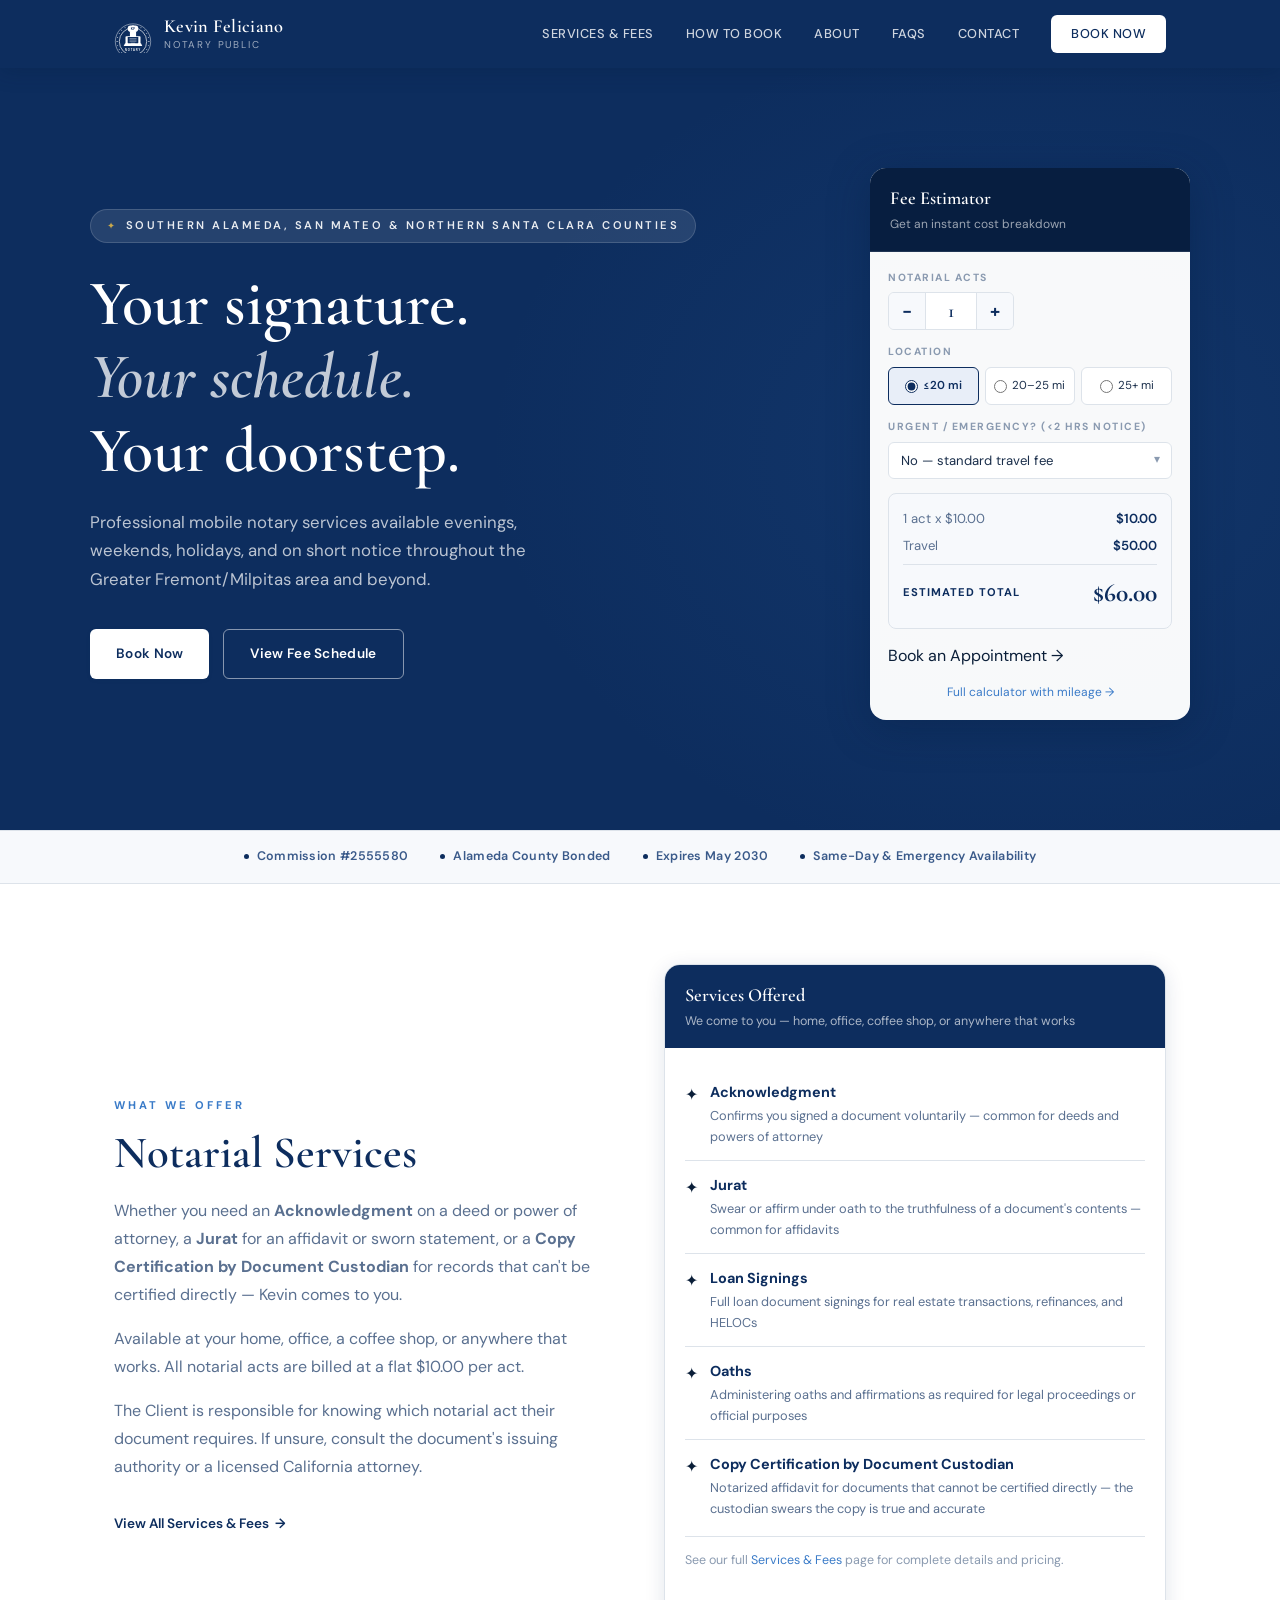
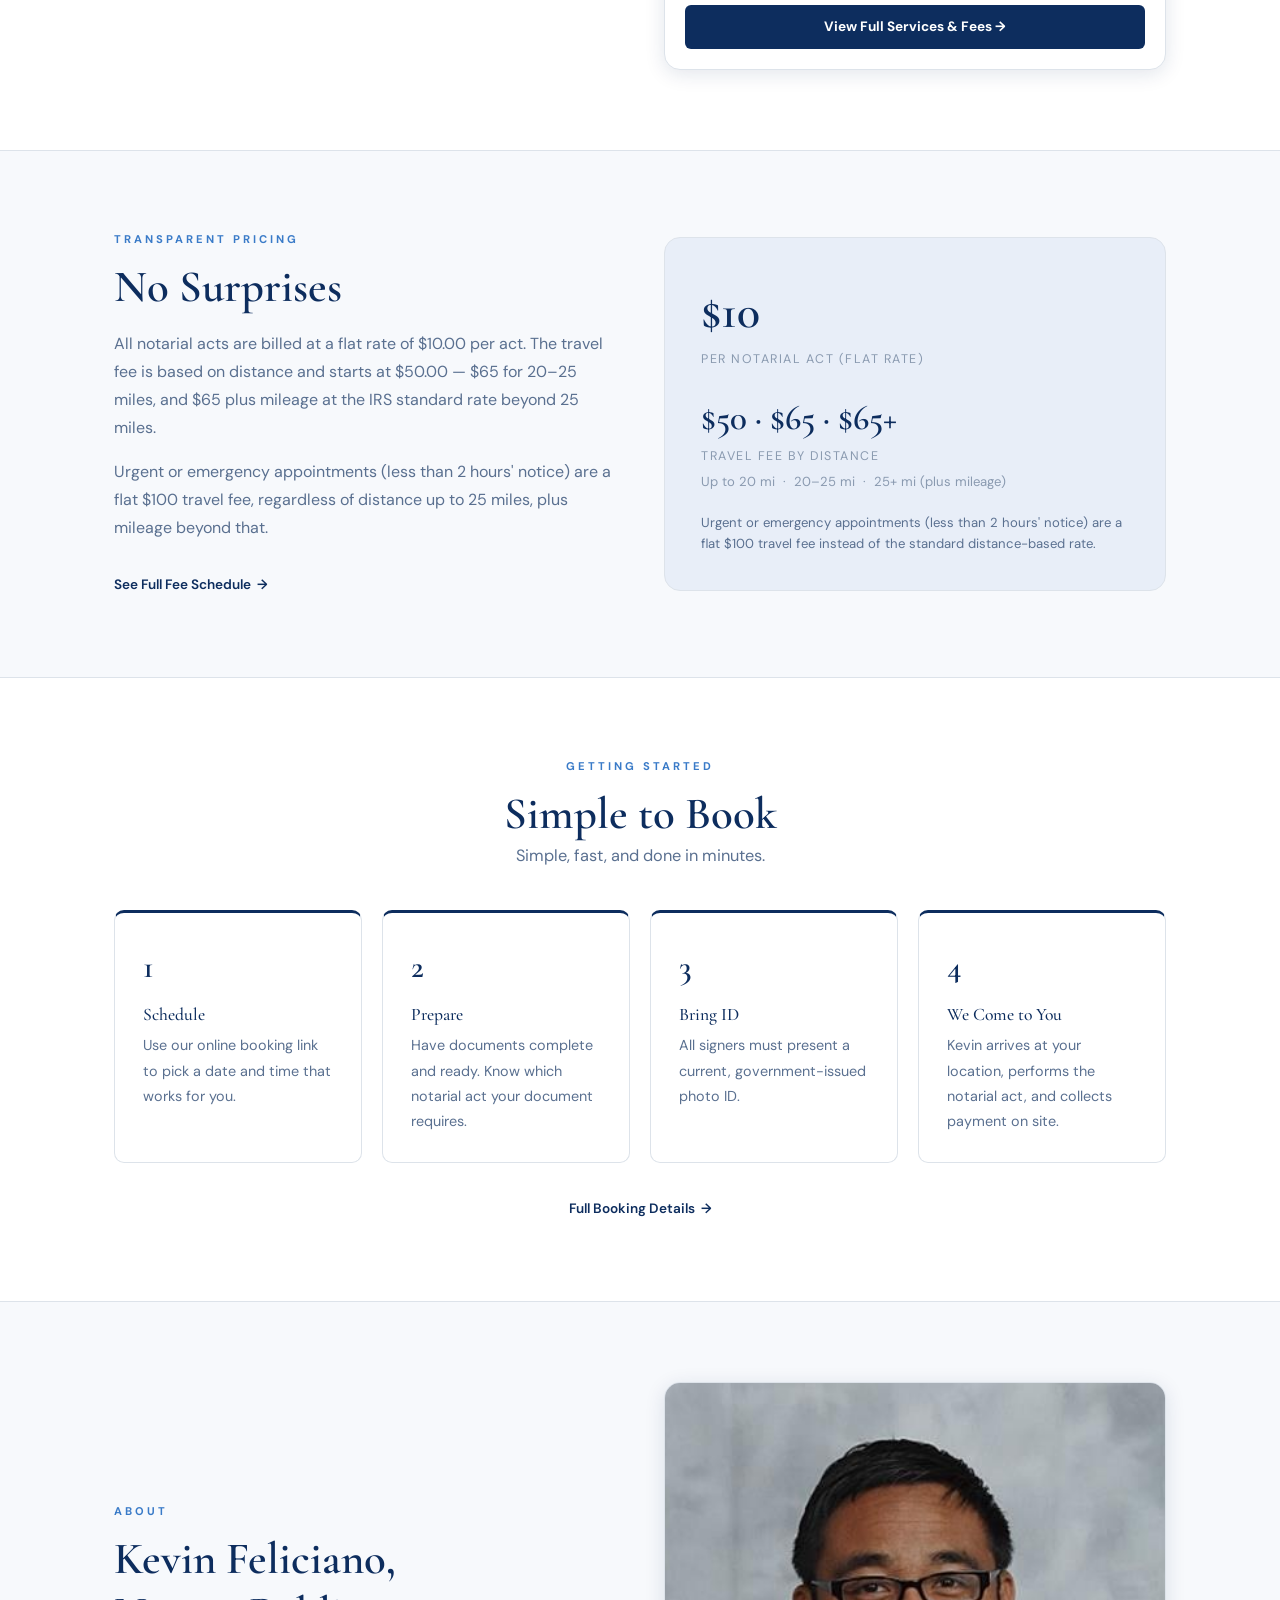
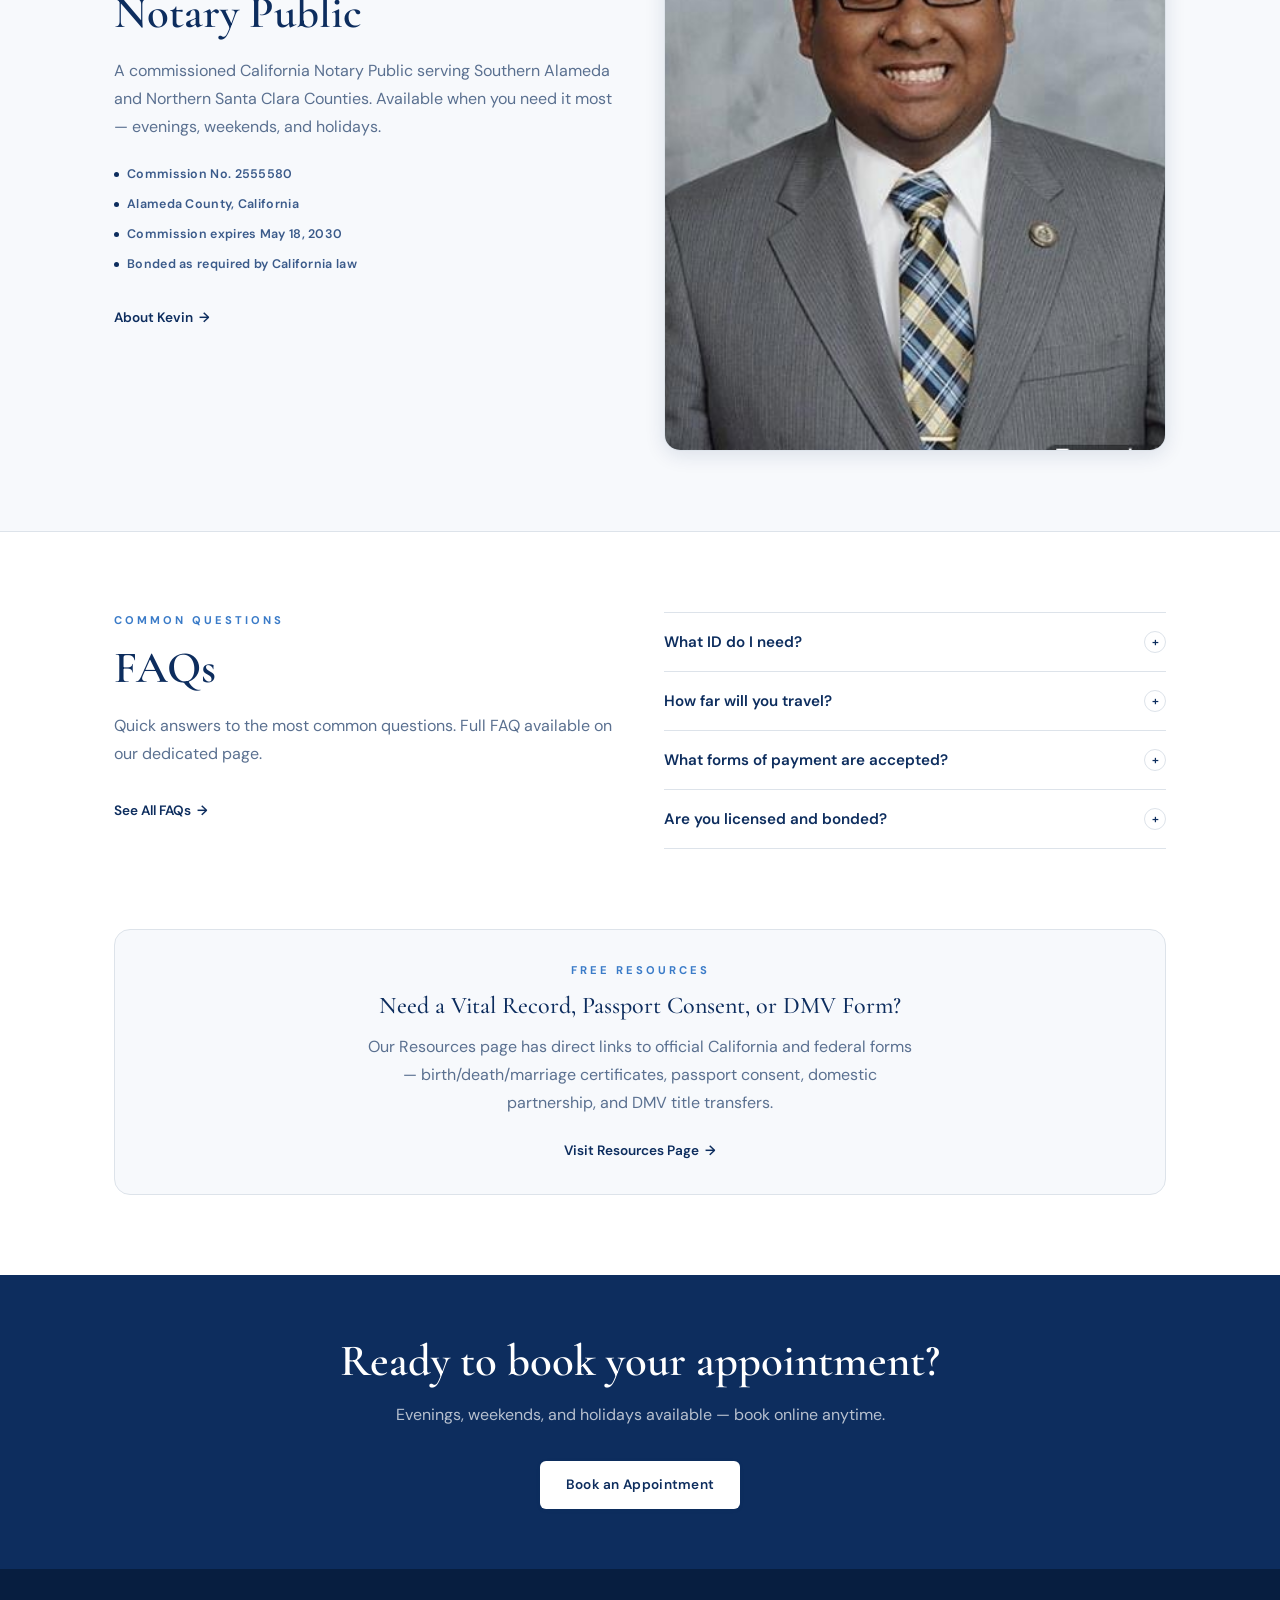
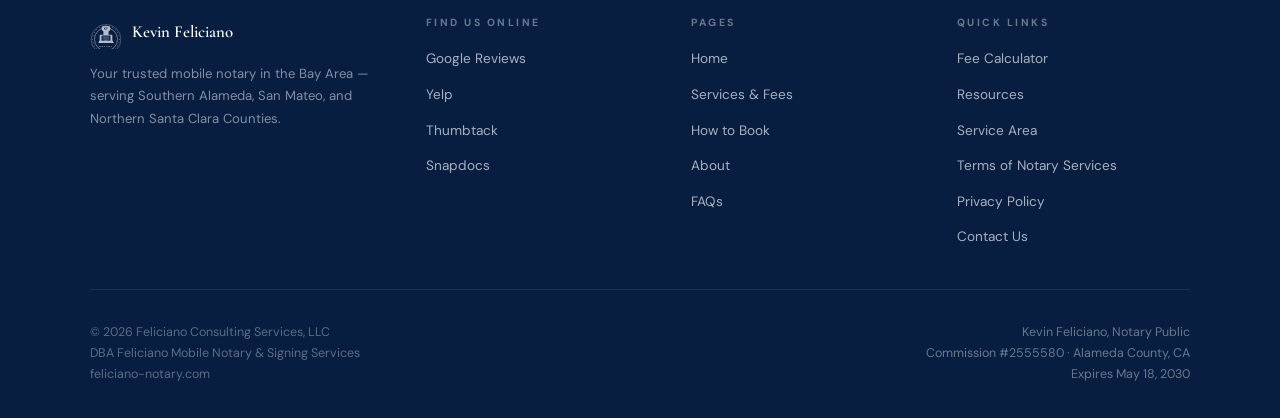
<file: index.html>
<!DOCTYPE html>
<html lang="en">
<head>
  <!-- Google tag (gtag.js) -->
  <script async src="https://www.googletagmanager.com/gtag/js?id=AW-18282682154"></script>
  <script>
    window.dataLayer = window.dataLayer || [];
    function gtag(){dataLayer.push(arguments);}
    gtag('js', new Date());

    gtag('config', 'AW-18282682154');
  </script>
  <meta charset="UTF-8"/>
  <meta name="viewport" content="width=device-width, initial-scale=1.0"/>
  <meta name="description" content="Kevin Feliciano, Notary Public — Professional mobile notary services in Fremont, CA. Available evenings, weekends, and holidays. Serving Southern Alameda and Northern Santa Clara Counties."/>
  <title>Feliciano Mobile Notary | Fremont, CA</title>
  <link rel="stylesheet" href="css/style.css"/>
  <link rel="icon" type="image/png" href="images/favicon-32.png"/>
<!-- Built: 2026-06-03 -->
<script type="application/ld+json">
{
  "@context": "https://schema.org",
  "@type": [
    "LegalService",
    "ProfessionalService"
  ],
  "name": "Feliciano Mobile Notary & Signing Services",
  "legalName": "Feliciano Consulting Services, LLC",
  "description": "Professional mobile notary services in Fremont, CA and the surrounding Bay Area. Available evenings, weekends, and holidays. Serving Southern Alameda and Northern Santa Clara Counties.",
  "url": "https://www.feliciano-notary.com",
  "founder": {
    "@type": "Person",
    "name": "Kevin Feliciano"
  },
  "areaServed": [
    {
      "@type": "City",
      "name": "Fremont"
    },
    {
      "@type": "City",
      "name": "Newark"
    },
    {
      "@type": "City",
      "name": "Union City"
    },
    {
      "@type": "City",
      "name": "Hayward"
    },
    {
      "@type": "City",
      "name": "Milpitas"
    },
    {
      "@type": "City",
      "name": "San Jose"
    },
    {
      "@type": "City",
      "name": "Sunnyvale"
    },
    {
      "@type": "City",
      "name": "Santa Clara"
    },
    {
      "@type": "City",
      "name": "Castro Valley"
    },
    {
      "@type": "City",
      "name": "San Leandro"
    },
    {
      "@type": "City",
      "name": "Sunol"
    },
    {
      "@type": "City",
      "name": "San Lorenzo"
    },
    {
      "@type": "City",
      "name": "Mountain View"
    },
    {
      "@type": "City",
      "name": "Menlo Park"
    },
    {
      "@type": "City",
      "name": "Palo Alto"
    },
    {
      "@type": "City",
      "name": "Redwood City"
    },
    {
      "@type": "City",
      "name": "San Mateo"
    },
    {
      "@type": "City",
      "name": "Dublin"
    },
    {
      "@type": "City",
      "name": "Pleasanton"
    },
    {
      "@type": "City",
      "name": "Livermore"
    },
    {
      "@type": "City",
      "name": "San Ramon"
    }
  ],
  "serviceArea": {
    "@type": "GeoCircle",
    "geoMidpoint": {
      "@type": "GeoCoordinates",
      "latitude": 37.5485,
      "longitude": -121.9886
    },
    "geoRadius": "24140"
  },
  "priceRange": "$$",
  "paymentAccepted": "Cash, Check, Card",
  "openingHours": [
    "Sa 09:00-21:00",
    "Su 09:00-21:00",
    "Mo-Fr 18:00-00:00"
  ],
  "sameAs": [
    "https://share.google/cFku8jRMLi86PtdLI",
    "https://www.yelp.com/biz/feliciano-mobile-notary-and-signing-services-fremont-3",
    "https://www.thumbtack.com/ca/fremont/notary-public/feliciano-mobile-notary-signing-services/service/584774308005511186",
    "https://notary.snapdocs.com/notary-public/california/fremont/kevin-feliciano"
  ],
  "makesOffer": [
    {
      "@type": "Offer",
      "itemOffered": {
        "@type": "Service",
        "name": "Acknowledgment"
      }
    },
    {
      "@type": "Offer",
      "itemOffered": {
        "@type": "Service",
        "name": "Jurat"
      }
    },
    {
      "@type": "Offer",
      "itemOffered": {
        "@type": "Service",
        "name": "Certified Copy of Power of Attorney"
      }
    },
    {
      "@type": "Offer",
      "itemOffered": {
        "@type": "Service",
        "name": "Loan Signing Services"
      }
    }
  ]
}
</script>
<script type="application/ld+json">
{
  "@context": "https://schema.org",
  "@type": "FAQPage",
  "mainEntity": [
    {
      "@type": "Question",
      "name": "What ID do I need?",
      "acceptedAnswer": {
        "@type": "Answer",
        "text": "A current government-issued photo ID issued within the last five years — California driver's license, U.S. passport, military ID, or any ID satisfying California Civil Code § 1185."
      }
    },
    {
      "@type": "Question",
      "name": "How far will you travel?",
      "acceptedAnswer": {
        "@type": "Answer",
        "text": "Travel fees are based on distance from Fremont: $50.00 up to 20 miles, $65.00 for 20–25 miles, and $65.00 plus mileage at the IRS standard rate beyond 25 miles. Urgent or emergency appointments (less than 2 hours' notice) are a flat $100.00 travel fee instead."
      }
    },
    {
      "@type": "Question",
      "name": "What forms of payment are accepted?",
      "acceptedAnswer": {
        "@type": "Answer",
        "text": "Cash, Venmo, Zelle, Apple Cash, PayPal, or Debit/Credit card (subject to an additional $1.50 fee). Payment is due at the time of service."
      }
    },
    {
      "@type": "Question",
      "name": "Are you licensed and bonded?",
      "acceptedAnswer": {
        "@type": "Answer",
        "text": "Yes. Commission No. 2555580, Alameda County, California, expiring May 18, 2030. Background check passed, bonded with a $15,000 California notary surety bond, and covered by a $100,000 Errors & Omissions insurance policy."
      }
    }
  ]
}
</script>
</head>
<body>

<!-- ── NAVIGATION ── -->
<nav class="nav">
  <div class="nav-inner">
    <a href="index.html" class="nav-brand">
      <svg class="logo-mark" width="38" height="38" viewBox="-43 -58 86 82">
        <circle cx="0" cy="0" r="40" fill="none" stroke="white" stroke-width="1"/>
        <g fill="white"><circle cx="0" cy="-36" r="1.3"/><circle cx="9.3" cy="-34.8" r="1.1"/><circle cx="18" cy="-31.2" r="1.1"/><circle cx="25.5" cy="-25.5" r="1.1"/><circle cx="31.2" cy="-18" r="1.1"/><circle cx="34.8" cy="-9.3" r="1.1"/><circle cx="36" cy="0" r="1.3"/><circle cx="34.8" cy="9.3" r="1.1"/><circle cx="31.2" cy="18" r="1.1"/><circle cx="25.5" cy="25.5" r="1.1"/><circle cx="18" cy="31.2" r="1.1"/><circle cx="9.3" cy="34.8" r="1.1"/><circle cx="0" cy="36" r="1.3"/><circle cx="-9.3" cy="34.8" r="1.1"/><circle cx="-18" cy="31.2" r="1.1"/><circle cx="-25.5" cy="25.5" r="1.1"/><circle cx="-31.2" cy="18" r="1.1"/><circle cx="-34.8" cy="9.3" r="1.1"/><circle cx="-36" cy="0" r="1.3"/><circle cx="-34.8" cy="-9.3" r="1.1"/><circle cx="-31.2" cy="-18" r="1.1"/><circle cx="-25.5" cy="-25.5" r="1.1"/><circle cx="-18" cy="-31.2" r="1.1"/><circle cx="-9.3" cy="-34.8" r="1.1"/></g>
        <circle cx="0" cy="0" r="31" fill="none" stroke="white" stroke-width="1.5"/>
        <path d="M-21,10 L-18,4 L18,4 L21,10 Z" fill="white"/><rect x="-17" y="-12" width="34" height="18" rx="2" fill="white"/><rect x="-7" y="-24" width="14" height="14" rx="2" fill="white"/><rect x="-12" y="-36" width="24" height="14" rx="7" fill="white"/>
        <text x="0" y="-26" font-family="Arial,sans-serif" font-size="7" font-weight="700" fill="#0d2d5e" text-anchor="middle" letter-spacing="0.5">KF</text>
        <rect x="-12" y="-10" width="24" height="14" rx="1" fill="#0d2d5e"/><line x1="-8" y1="-6" x2="8" y2="-6" stroke="white" stroke-width="1.3"/><line x1="-8" y1="-1" x2="8" y2="-1" stroke="white" stroke-width="1.3"/><line x1="-5" y1="4" x2="5" y2="4" stroke="white" stroke-width="1.3"/>
        <text x="0" y="21" font-family="Arial,sans-serif" font-size="6" font-weight="700" fill="white" letter-spacing="2" text-anchor="middle">NOTARY</text>
      </svg>
      <div class="nav-wordmark"><span class="name">Kevin Feliciano</span><span class="sub">Notary Public</span></div>
    </a>
    <div class="nav-links">
      <div class="nav-dropdown">
        <a href="services.html">Services &amp; Fees</a>
        <div class="nav-dropdown-menu">
          <a href="services.html">Services &amp; Fees</a>
          <a href="service-area.html">Service Area</a>
          <a href="calculator.html">Fee Calculator</a>
          <a href="resources.html">Resources</a>
        </div>
      </div>
      <a href="book.html">How to Book</a>
      <div class="nav-dropdown">
        <a href="about.html">About</a>
        <div class="nav-dropdown-menu">
          <a href="about.html">About</a>
          <a href="contact.html">Contact</a>
          <a href="service-area.html">Service Area</a>
          <a href="terms.html">Full Terms</a>
        </div>
      </div>
      <a href="faq.html">FAQs</a>
      <a href="contact.html">Contact</a>
      <a href="book.html" class="nav-cta" style="color:#0d2d5e">Book Now</a>
    </div>
    <button class="nav-mobile-toggle" aria-label="Menu"><span></span><span></span><span></span></button>
  </div>
</nav>

<!-- ── HERO ── -->
<section class="hero">
  <div class="hero-inner">
    <div class="hero-content">
      <div class="hero-badge fade-up">Southern Alameda, San Mateo &amp; Northern Santa Clara Counties</div>
      <h1 class="fade-up fade-up-1">Your signature.<br><em>Your schedule.</em><br>Your doorstep.</h1>
      <p class="hero-tagline fade-up fade-up-2">Professional mobile notary services available evenings, weekends, holidays, and on short notice throughout the Greater Fremont/Milpitas area and beyond.</p>
      <div class="hero-btns fade-up fade-up-3">
        <a href="book.html" class="btn btn-white">Book Now</a>
        <a href="services.html" class="btn btn-outline-white">View Fee Schedule</a>
      </div>
    </div>
    <!-- Hero Fee Calculator -->
    <div id="hero-calc" style="background:rgba(255,255,255,0.97);border-radius:16px;overflow:hidden;box-shadow:0 8px 40px rgba(7,30,64,0.35);width:320px;flex-shrink:0;align-self:flex-start">
      <div style="background:#071e40;padding:16px 20px;border-bottom:1px solid rgba(255,255,255,0.1)">
        <div style="color:white;font-family:var(--font-display);font-size:1.15rem;font-weight:600">Fee Estimator</div>
        <div style="color:rgba(255,255,255,0.6);font-size:0.75rem;margin-top:2px">Get an instant cost breakdown</div>
      </div>
      <div style="padding:18px;display:flex;flex-direction:column;gap:14px">

        <!-- Acts -->
        <div>
          <div style="font-size:0.65rem;font-weight:700;letter-spacing:1.5px;text-transform:uppercase;color:var(--text-muted);margin-bottom:6px">Notarial acts</div>
          <div style="display:flex;align-items:center;border:1.5px solid var(--border);border-radius:var(--radius-sm);overflow:hidden;width:fit-content">
            <button onclick="hcStep(-1)" style="width:36px;height:36px;background:#f7f9fc;border:none;font-size:1.1rem;font-weight:700;color:#0d2d5e;cursor:pointer">−</button>
            <input type="number" id="hc-acts" min="1" max="20" value="1" oninput="hcActsInput()" style="width:52px;text-align:center;font-family:'Cormorant Garamond',serif;font-size:1.2rem;font-weight:600;color:#0d2d5e;border:none;border-left:1px solid var(--border);border-right:1px solid var(--border);height:36px;outline:none;-moz-appearance:textfield;background:white;padding:0"/>
            <button onclick="hcStep(1)" style="width:36px;height:36px;background:#f7f9fc;border:none;font-size:1.1rem;font-weight:700;color:#0d2d5e;cursor:pointer">+</button>
          </div>
        </div>

        <!-- Location -->
        <div>
          <div style="font-size:0.65rem;font-weight:700;letter-spacing:1.5px;text-transform:uppercase;color:var(--text-muted);margin-bottom:6px">Location</div>
          <div style="display:grid;grid-template-columns:1fr 1fr 1fr;gap:6px">
            <label id="hc-loc-within-lbl" style="display:flex;align-items:center;justify-content:center;gap:5px;padding:9px 4px;border:1.5px solid #0d2d5e;border-radius:6px;cursor:pointer;font-size:0.72rem;font-weight:600;color:#0d2d5e;background:#e8eef8;text-align:center">
              <input type="radio" name="hc-loc" id="hc-loc-within" value="within" checked onchange="hcUpdateLabels();hcCalc()" style="accent-color:#0d2d5e"/> &le;20 mi
            </label>
            <label id="hc-loc-mid-lbl" style="display:flex;align-items:center;justify-content:center;gap:5px;padding:9px 4px;border:1.5px solid #dde3ea;border-radius:6px;cursor:pointer;font-size:0.72rem;color:#1a2e4a;background:white;text-align:center">
              <input type="radio" name="hc-loc" id="hc-loc-mid" value="mid" onchange="hcUpdateLabels();hcCalc()" style="accent-color:#0d2d5e"/> 20&ndash;25 mi
            </label>
            <label id="hc-loc-beyond-lbl" style="display:flex;align-items:center;justify-content:center;gap:5px;padding:9px 4px;border:1.5px solid #dde3ea;border-radius:6px;cursor:pointer;font-size:0.72rem;color:#1a2e4a;background:white;text-align:center">
              <input type="radio" name="hc-loc" id="hc-loc-beyond" value="beyond" onchange="hcUpdateLabels();hcCalc()" style="accent-color:#0d2d5e"/> 25+ mi
            </label>
          </div>
        </div>

        <!-- Urgent -->
        <div>
          <div style="font-size:0.65rem;font-weight:700;letter-spacing:1.5px;text-transform:uppercase;color:var(--text-muted);margin-bottom:6px">Urgent / emergency? (&lt;2 hrs notice)</div>
          <div style="position:relative">
            <select id="hc-urgent" onchange="hcCalc()" style="width:100%;padding:9px 32px 9px 12px;border:1.5px solid #dde3ea;border-radius:6px;font-family:var(--font-body);font-size:0.82rem;color:#1a2e4a;background:white;outline:none;appearance:none;-webkit-appearance:none;cursor:pointer">
              <option value="no" selected>No — standard travel fee</option>
              <option value="yes">Yes — $100 flat travel fee</option>
            </select>
            <span style="position:absolute;right:12px;top:50%;transform:translateY(-50%);color:#8a9ab0;pointer-events:none;font-size:0.75rem">▾</span>
          </div>
        </div>

        <!-- Result -->
        <div style="background:#f7f9fc;border-radius:8px;padding:14px;display:flex;flex-direction:column;gap:6px;border:1px solid #dde3ea">
          <div style="display:flex;justify-content:space-between;font-size:0.82rem">
            <span style="color:#5a7090" id="hc-acts-label">1 act x $10.00</span>
            <span style="font-weight:600;color:#0d2d5e" id="hc-acts-val">$10.00</span>
          </div>
          <div style="display:flex;justify-content:space-between;font-size:0.82rem">
            <span style="color:#5a7090">Travel</span>
            <span style="font-weight:600;color:#0d2d5e" id="hc-travel-val">$50.00</span>
          </div>
          <div style="border-top:1.5px solid #dde3ea;padding-top:8px;margin-top:2px;display:flex;justify-content:space-between;align-items:center">
            <span style="font-size:0.7rem;font-weight:700;letter-spacing:1px;text-transform:uppercase;color:#0d2d5e">Estimated Total</span>
            <span style="font-family:var(--font-display);font-size:1.6rem;font-weight:700;color:#0d2d5e" id="hc-total">$60.00</span>
          </div>
        </div>

        <a href="book.html">Book an Appointment →</a>
        <a href="calculator.html" style="display:block;text-align:center;font-size:0.75rem;color:#3a7bc8;text-decoration:none">Full calculator with mileage →</a>
      </div>
    </div>
  </div>
</section>

<!-- ── TRUST BAR ── -->
<div class="trust-bar">
  <div class="trust-bar-inner">
    <div class="trust-item"><span class="trust-dot"></span>Commission #2555580</div>
    <div class="trust-item"><span class="trust-dot"></span>Alameda County Bonded</div>
    <div class="trust-item"><span class="trust-dot"></span>Expires May 2030</div>
    <div class="trust-item"><span class="trust-dot"></span>Same-Day &amp; Emergency Availability</div>
  </div>
</div>

<!-- ── SERVICES TEASER ── -->
<section class="section">
  <div class="container">
    <div class="teaser-grid scroll-reveal">
      <div>
        <span class="eyebrow">What We Offer</span>
        <h2>Notarial Services</h2>
        <p class="mt-16">Whether you need an <strong>Acknowledgment</strong> on a deed or power of attorney, a <strong>Jurat</strong> for an affidavit or sworn statement, or a <strong>Copy Certification by Document Custodian</strong> for records that can't be certified directly — Kevin comes to you.</p>
        <p class="mt-16">Available at your home, office, a coffee shop, or anywhere that works. All notarial acts are billed at a flat $10.00 per act.</p>
        <p class="mt-16">The Client is responsible for knowing which notarial act their document requires. If unsure, consult the document's issuing authority or a licensed California attorney.</p>
        <a href="services.html" class="btn-ghost mt-32" style="display:inline-flex">View All Services &amp; Fees</a>
      </div>
      <!-- SERVICES CARD -->
      <div style="background:var(--white);border:1px solid var(--border);border-radius:var(--radius-lg);overflow:hidden;box-shadow:var(--shadow-md)">
        <div style="background:var(--navy);padding:16px 20px">
          <div style="color:white;font-family:var(--font-display);font-size:1.15rem;font-weight:600">Services Offered</div>
          <div style="color:rgba(255,255,255,0.65);font-size:0.78rem;margin-top:2px">We come to you — home, office, coffee shop, or anywhere that works</div>
        </div>
        <div style="padding:20px;display:flex;flex-direction:column;gap:0">
          <div style="display:flex;align-items:flex-start;gap:12px;padding:13px 0;border-bottom:1px solid var(--border)">
            <span style="font-size:1rem;flex-shrink:0;margin-top:1px">✦</span>
            <div>
              <div style="font-weight:700;font-size:0.9rem;color:var(--navy)">Acknowledgment</div>
              <div style="font-size:0.8rem;color:var(--text-soft);margin-top:2px">Confirms you signed a document voluntarily — common for deeds and powers of attorney</div>
            </div>
          </div>
          <div style="display:flex;align-items:flex-start;gap:12px;padding:13px 0;border-bottom:1px solid var(--border)">
            <span style="font-size:1rem;flex-shrink:0;margin-top:1px">✦</span>
            <div>
              <div style="font-weight:700;font-size:0.9rem;color:var(--navy)">Jurat</div>
              <div style="font-size:0.8rem;color:var(--text-soft);margin-top:2px">Swear or affirm under oath to the truthfulness of a document's contents — common for affidavits</div>
            </div>
          </div>
          <div style="display:flex;align-items:flex-start;gap:12px;padding:13px 0;border-bottom:1px solid var(--border)">
            <span style="font-size:1rem;flex-shrink:0;margin-top:1px">✦</span>
            <div>
              <div style="font-weight:700;font-size:0.9rem;color:var(--navy)">Loan Signings</div>
              <div style="font-size:0.8rem;color:var(--text-soft);margin-top:2px">Full loan document signings for real estate transactions, refinances, and HELOCs</div>
            </div>
          </div>
          <div style="display:flex;align-items:flex-start;gap:12px;padding:13px 0;border-bottom:1px solid var(--border)">
            <span style="font-size:1rem;flex-shrink:0;margin-top:1px">✦</span>
            <div>
              <div style="font-weight:700;font-size:0.9rem;color:var(--navy)">Oaths</div>
              <div style="font-size:0.8rem;color:var(--text-soft);margin-top:2px">Administering oaths and affirmations as required for legal proceedings or official purposes</div>
            </div>
          </div>
          <div style="display:flex;align-items:flex-start;gap:12px;padding:13px 0">
            <span style="font-size:1rem;flex-shrink:0;margin-top:1px">✦</span>
            <div>
              <div style="font-weight:700;font-size:0.9rem;color:var(--navy)">Copy Certification by Document Custodian</div>
              <div style="font-size:0.8rem;color:var(--text-soft);margin-top:2px">Notarized affidavit for documents that cannot be certified directly — the custodian swears the copy is true and accurate</div>
            </div>
          </div>
          <div style="padding:13px 0;border-top:1px solid var(--border);margin-top:4px">
            <p style="font-size:0.78rem;color:var(--text-muted)">See our full <a href="services.html" style="color:var(--blue-accent)">Services &amp; Fees</a> page for complete details and pricing.</p>
          </div>
        </div>
        <div style="padding:0 20px 20px">
          <a href="services.html" style="display:block;text-align:center;background:var(--navy);color:white;padding:11px;border-radius:var(--radius-sm);font-size:0.85rem;font-weight:700;text-decoration:none">View Full Services &amp; Fees →</a>
        </div>
      </div>
    </div>
  </div>
</section>

<hr class="divider"/>

<!-- ── FEE TEASER ── -->
<section class="section section-alt">
  <div class="container">
    <div class="teaser-grid reverse scroll-reveal">
      <div style="background:var(--light-blue);border-radius:var(--radius-lg);padding:36px;border:1px solid var(--border)">
        <div style="font-family:var(--font-display);font-size:3rem;font-weight:600;color:var(--navy)">$10</div>
        <div style="font-size:0.78rem;letter-spacing:1.5px;text-transform:uppercase;color:var(--text-muted);margin-bottom:20px">Per notarial act (flat rate)</div>
        <div style="font-family:var(--font-display);font-size:2.2rem;font-weight:600;color:var(--navy)">$50 · $65 · $65+</div>
        <div style="font-size:0.78rem;letter-spacing:1.5px;text-transform:uppercase;color:var(--text-muted);margin-bottom:4px">Travel fee by distance</div>
        <div style="font-size:0.82rem;color:var(--text-muted);margin-bottom:20px">Up to 20 mi &nbsp;·&nbsp; 20&ndash;25 mi &nbsp;·&nbsp; 25+ mi (plus mileage)</div>
        <div style="font-size:0.82rem;color:var(--text-soft);line-height:1.6">Urgent or emergency appointments (less than 2 hours' notice) are a flat $100 travel fee instead of the standard distance-based rate.</div>
      </div>
      <div>
        <span class="eyebrow">Transparent Pricing</span>
        <h2>No Surprises</h2>
        <p class="mt-16">All notarial acts are billed at a flat rate of $10.00 per act. The travel fee is based on distance and starts at $50.00 — $65 for 20&ndash;25 miles, and $65 plus mileage at the IRS standard rate beyond 25 miles.</p>
        <p class="mt-16">Urgent or emergency appointments (less than 2 hours' notice) are a flat $100 travel fee, regardless of distance up to 25 miles, plus mileage beyond that.</p>
        <a href="services.html" class="btn-ghost mt-32" style="display:inline-flex">See Full Fee Schedule</a>
      </div>
    </div>
  </div>
</section>

<hr class="divider"/>

<!-- ── HOW TO BOOK TEASER ── -->
<section class="section">
  <div class="container">
    <div class="text-center section-header scroll-reveal">
      <span class="eyebrow">Getting Started</span>
      <h2>Simple to Book</h2>
      <p style="text-align:center;margin:0 auto">Simple, fast, and done in minutes.</p>
    </div>
    <div class="cards-grid scroll-reveal">
      <div class="card card-top-accent">
        <div style="font-family:var(--font-display);font-size:2rem;font-weight:600;color:var(--navy);margin-bottom:12px">1</div>
        <h3>Schedule</h3>
        <p>Use our online booking link to pick a date and time that works for you.</p>
      </div>
      <div class="card card-top-accent">
        <div style="font-family:var(--font-display);font-size:2rem;font-weight:600;color:var(--navy);margin-bottom:12px">2</div>
        <h3>Prepare</h3>
        <p>Have documents complete and ready. Know which notarial act your document requires.</p>
      </div>
      <div class="card card-top-accent">
        <div style="font-family:var(--font-display);font-size:2rem;font-weight:600;color:var(--navy);margin-bottom:12px">3</div>
        <h3>Bring ID</h3>
        <p>All signers must present a current, government-issued photo ID.</p>
      </div>
      <div class="card card-top-accent">
        <div style="font-family:var(--font-display);font-size:2rem;font-weight:600;color:var(--navy);margin-bottom:12px">4</div>
        <h3>We Come to You</h3>
        <p>Kevin arrives at your location, performs the notarial act, and collects payment on site.</p>
      </div>
    </div>
    <div class="text-center mt-32 scroll-reveal">
      <a href="book.html" class="btn-ghost">Full Booking Details</a>
    </div>
  </div>
</section>

<hr class="divider"/>

<!-- ── ABOUT TEASER ── -->
<section class="section section-alt">
  <div class="container">
    <div class="teaser-grid scroll-reveal">
      <div>
        <span class="eyebrow">About</span>
        <h2>Kevin Feliciano,<br>Notary Public</h2>
        <p class="mt-16">A commissioned California Notary Public serving Southern Alameda and Northern Santa Clara Counties. Available when you need it most — evenings, weekends, and holidays.</p>
        <div style="margin-top:24px;display:flex;flex-direction:column;gap:10px">
          <div class="trust-item"><span class="trust-dot"></span>Commission No. 2555580</div>
          <div class="trust-item"><span class="trust-dot"></span>Alameda County, California</div>
          <div class="trust-item"><span class="trust-dot"></span>Commission expires May 18, 2030</div>
          <div class="trust-item"><span class="trust-dot"></span>Bonded as required by California law</div>
        </div>
        <a href="about.html" class="btn-ghost mt-32" style="display:inline-flex">About Kevin</a>
      </div>
      <div class="about-photo">
        <img src="images/headshot.jpg" alt="Kevin Feliciano, Notary Public" style="width:100%;height:100%;object-fit:cover;object-position:center top"/>
      </div>
    </div>
  </div>
</section>

<hr class="divider"/>

<!-- ── FAQ TEASER ── -->
<section class="section">
  <div class="container">
    <div class="two-col scroll-reveal">
      <div>
        <span class="eyebrow">Common Questions</span>
        <h2>FAQs</h2>
        <p class="mt-16">Quick answers to the most common questions. Full FAQ available on our dedicated page.</p>
        <a href="faq.html" class="btn-ghost mt-32" style="display:inline-flex">See All FAQs</a>
      </div>
      <div class="faq-list">
        <div class="faq-item">
          <button class="faq-q">What ID do I need? <span class="faq-icon">+</span></button>
          <div class="faq-a">A current government-issued photo ID issued within the last five years — California driver's license, U.S. passport, military ID, or any ID satisfying California Civil Code § 1185.</div>
        </div>
        <div class="faq-item">
          <button class="faq-q">How far will you travel? <span class="faq-icon">+</span></button>
          <div class="faq-a">Travel fees are based on distance from Fremont: $50.00 up to 20 miles, $65.00 for 20&ndash;25 miles, and $65.00 plus mileage at the IRS standard rate beyond 25 miles. Urgent or emergency appointments (less than 2 hours' notice) are a flat $100.00 travel fee instead.</div>
        </div>
        <div class="faq-item">
          <button class="faq-q">What forms of payment are accepted? <span class="faq-icon">+</span></button>
          <div class="faq-a">Cash, Venmo, Zelle, Apple Cash, PayPal, or Debit/Credit card (subject to an additional $1.50 fee). Payment is due at the time of service.</div>
        </div>
        <div class="faq-item">
          <button class="faq-q">Are you licensed and bonded? <span class="faq-icon">+</span></button>
          <div class="faq-a">Yes. Commission No. 2555580, Alameda County, California, expiring May 18, 2030. Background check passed, bonded with a $15,000 California notary surety bond, and covered by a $100,000 Errors &amp; Omissions insurance policy.</div>
        </div>
      </div>
    </div>
  </div>
</section>

<section class="section" style="padding-top:0">
  <div class="container">
    <div class="text-center scroll-reveal" style="background:var(--off-white);border:1px solid var(--border);border-radius:var(--radius-lg);padding:32px">
      <span class="eyebrow">Free Resources</span>
      <h3 style="margin:8px 0 12px">Need a Vital Record, Passport Consent, or DMV Form?</h3>
      <p style="max-width:560px;margin:0 auto 20px">Our Resources page has direct links to official California and federal forms — birth/death/marriage certificates, passport consent, domestic partnership, and DMV title transfers.</p>
      <a href="resources.html" class="btn-ghost" style="display:inline-flex">Visit Resources Page</a>
    </div>
  </div>
</section>

<!-- ── CTA BANNER ── -->
<section class="cta-banner scroll-reveal">
  <div class="container">
    <h2>Ready to book your appointment?</h2>
    <p>Evenings, weekends, and holidays available — book online anytime.</p>
    <div class="btn-group">
      <a href="book.html" class="btn btn-white">Book an Appointment</a>
    </div>
  </div>
</section>

<!-- ── FOOTER ── -->
<footer class="footer">
  <div class="footer-inner">
    <div class="footer-top">
      <div class="footer-brand">
        <div style="display:flex;align-items:center;gap:10px">
          <svg width="32" height="32" viewBox="-43 -58 86 82" opacity="0.7">
            <circle cx="0" cy="0" r="40" fill="none" stroke="white" stroke-width="1"/>
            <g fill="white"><circle cx="0" cy="-36" r="1.3"/><circle cx="9.3" cy="-34.8" r="1.1"/><circle cx="18" cy="-31.2" r="1.1"/><circle cx="25.5" cy="-25.5" r="1.1"/><circle cx="31.2" cy="-18" r="1.1"/><circle cx="34.8" cy="-9.3" r="1.1"/><circle cx="36" cy="0" r="1.3"/><circle cx="34.8" cy="9.3" r="1.1"/><circle cx="31.2" cy="18" r="1.1"/><circle cx="25.5" cy="25.5" r="1.1"/><circle cx="18" cy="31.2" r="1.1"/><circle cx="9.3" cy="34.8" r="1.1"/><circle cx="0" cy="36" r="1.3"/><circle cx="-9.3" cy="34.8" r="1.1"/><circle cx="-18" cy="31.2" r="1.1"/><circle cx="-25.5" cy="25.5" r="1.1"/><circle cx="-31.2" cy="18" r="1.1"/><circle cx="-34.8" cy="9.3" r="1.1"/><circle cx="-36" cy="0" r="1.3"/><circle cx="-34.8" cy="-9.3" r="1.1"/><circle cx="-31.2" cy="-18" r="1.1"/><circle cx="-25.5" cy="-25.5" r="1.1"/><circle cx="-18" cy="-31.2" r="1.1"/><circle cx="-9.3" cy="-34.8" r="1.1"/></g>
            <circle cx="0" cy="0" r="31" fill="none" stroke="white" stroke-width="1.5"/>
            <path d="M-21,10 L-18,4 L18,4 L21,10 Z" fill="white"/><rect x="-17" y="-12" width="34" height="18" rx="2" fill="white"/><rect x="-7" y="-24" width="14" height="14" rx="2" fill="white"/><rect x="-12" y="-36" width="24" height="14" rx="7" fill="white"/>
            <text x="0" y="-26" font-family="Arial,sans-serif" font-size="7" font-weight="700" fill="#0d2d5e" text-anchor="middle" letter-spacing="0.5">KF</text>
            <rect x="-12" y="-10" width="24" height="14" rx="1" fill="#0d2d5e"/><line x1="-8" y1="-6" x2="8" y2="-6" stroke="white" stroke-width="1.3"/><line x1="-8" y1="-1" x2="8" y2="-1" stroke="white" stroke-width="1.3"/><line x1="-5" y1="4" x2="5" y2="4" stroke="white" stroke-width="1.3"/>
            <text x="0" y="21" font-family="Arial,sans-serif" font-size="6" font-weight="700" fill="white" letter-spacing="2" text-anchor="middle">NOTARY</text>
          </svg>
          <div style="color:white;font-family:'Cormorant Garamond',serif;font-size:1.05rem;font-weight:600">Kevin Feliciano</div>
        </div>
        <p class="tagline">Your trusted mobile notary in the Bay Area — serving Southern Alameda, San Mateo, and Northern Santa Clara Counties.</p>
      </div>
      <div class="footer-col">
        <h4>Find Us Online</h4>
        <ul>
          <li><a href="https://share.google/cFku8jRMLi86PtdLI" target="_blank" rel="noopener noreferrer">Google Reviews</a></li>
          <li><a href="https://www.yelp.com/biz/feliciano-mobile-notary-and-signing-services-fremont-3" target="_blank" rel="noopener noreferrer">Yelp</a></li>
          <li><a href="https://www.thumbtack.com/ca/fremont/notary-public/feliciano-mobile-notary-signing-services/service/584774308005511186" target="_blank" rel="noopener noreferrer">Thumbtack</a></li>
          <li><a href="https://notary.snapdocs.com/notary-public/california/fremont/kevin-feliciano" target="_blank" rel="noopener noreferrer">Snapdocs</a></li>
        </ul>
      </div>
      <div class="footer-col">
        <h4>Pages</h4>
        <ul>
          <li><a href="index.html">Home</a></li>
          <li><a href="services.html">Services &amp; Fees</a></li>
          <li><a href="book.html">How to Book</a></li>
          <li><a href="about.html">About</a></li>
          <li><a href="faq.html">FAQs</a></li>
        </ul>
      </div>
      <div class="footer-col">
        <h4>Quick Links</h4>
        <ul>
          <li><a href="calculator.html">Fee Calculator</a></li>
          <li><a href="resources.html">Resources</a></li>
          <li><a href="service-area.html">Service Area</a></li>
          <li><a href="terms.html">Terms of Notary Services</a></li>
          <li><a href="privacy.html">Privacy Policy</a></li>
          <li><a href="contact.html">Contact Us</a></li>
        </ul>
      </div>
    </div>
    <div class="footer-bottom">
      <p class="footer-copyright">&copy; 2026 Feliciano Consulting Services, LLC<br>DBA Feliciano Mobile Notary &amp; Signing Services<br>feliciano-notary.com</p>
      <p class="footer-commission">Kevin Feliciano, Notary Public<br>Commission #2555580 &middot; Alameda County, CA<br>Expires May 18, 2030</p>
    </div>
  </div>
</footer>

<script src="js/main.js"></script>
<script>
// Home page mini calculator
var hcActs = 1;

function hcStep(delta) {
  hcActs = Math.max(1, Math.min(20, hcActs + delta));
  document.getElementById('hc-acts').value = hcActs;
  hcCalc();
}
function hcActsInput() {
  var v = parseInt(document.getElementById('hc-acts').value) || 1;
  hcActs = Math.max(1, Math.min(20, v));
  document.getElementById('hc-acts').value = hcActs;
  hcCalc();
}

function hcUpdateLabels() {
  var loc = document.querySelector('input[name="hc-loc"]:checked').value;
  var labels = { within: 'hc-loc-within-lbl', mid: 'hc-loc-mid-lbl', beyond: 'hc-loc-beyond-lbl' };
  Object.keys(labels).forEach(function(key) {
    var el = document.getElementById(labels[key]);
    if (!el) return;
    var active = key === loc;
    el.style.borderColor = active ? '#0d2d5e' : '#dde3ea';
    el.style.background  = active ? '#e8eef8' : 'white';
    el.style.fontWeight  = active ? '600' : '400';
    el.style.color       = active ? '#0d2d5e' : '#1a2e4a';
  });
}

function hcFmt(n) {
  return n === 0 ? '$0.00' : '$' + n.toFixed(2);
}

function hcCalc() {
  var locEl = document.querySelector('input[name="hc-loc"]:checked');
  var urgentEl = document.getElementById('hc-urgent');
  if (!locEl || !urgentEl) return;
  var loc = locEl.value; // 'within' | 'mid' | 'beyond'
  var urgent = urgentEl.value === 'yes';
  var inputEl = document.getElementById('hc-acts');
  hcActs = Math.max(1, Math.min(20, parseInt(inputEl.value) || 1));
  inputEl.value = hcActs;
  var acts = hcActs;

  // Acts fee — flat $10/act
  var actsFee = acts * 10;
  document.getElementById('hc-acts-label').textContent = acts + ' act' + (acts > 1 ? 's' : '') + ' x $10.00';
  document.getElementById('hc-acts-val').textContent = hcFmt(actsFee);

  // Travel fee — distance-based, or $100 flat if urgent
  // Standard: $50 (up to 20 mi), $65 (20–25 mi), $65 + mileage (25+ mi)
  // Urgent:   $100 flat (under 25 mi), $100 + mileage (25+ mi)
  var travelFee, travelText;
  if (urgent) {
    travelFee = 100;
    travelText = loc === 'beyond' ? hcFmt(travelFee) + ' + mileage' : hcFmt(travelFee);
  } else if (loc === 'within') {
    travelFee = 50;
    travelText = hcFmt(travelFee);
  } else if (loc === 'mid') {
    travelFee = 65;
    travelText = hcFmt(travelFee);
  } else {
    travelFee = 65;
    travelText = hcFmt(travelFee) + ' + mileage';
  }
  document.getElementById('hc-travel-val').textContent = travelText;

  // Total (base travel fee only — exact mileage beyond 25 mi calculated on the full calculator)
  var total = actsFee + travelFee;
  document.getElementById('hc-total').textContent = hcFmt(total);
}

document.addEventListener('DOMContentLoaded', function() {
  document.getElementById('hc-acts').value = hcActs;
  hcCalc();
});
// Belt-and-suspenders: also call directly in case DOM already loaded
(function() {
  var el = document.getElementById('hc-acts');
  if (el) { el.value = hcActs; hcCalc(); }
})();
</script>
</body>
</html>
</file>
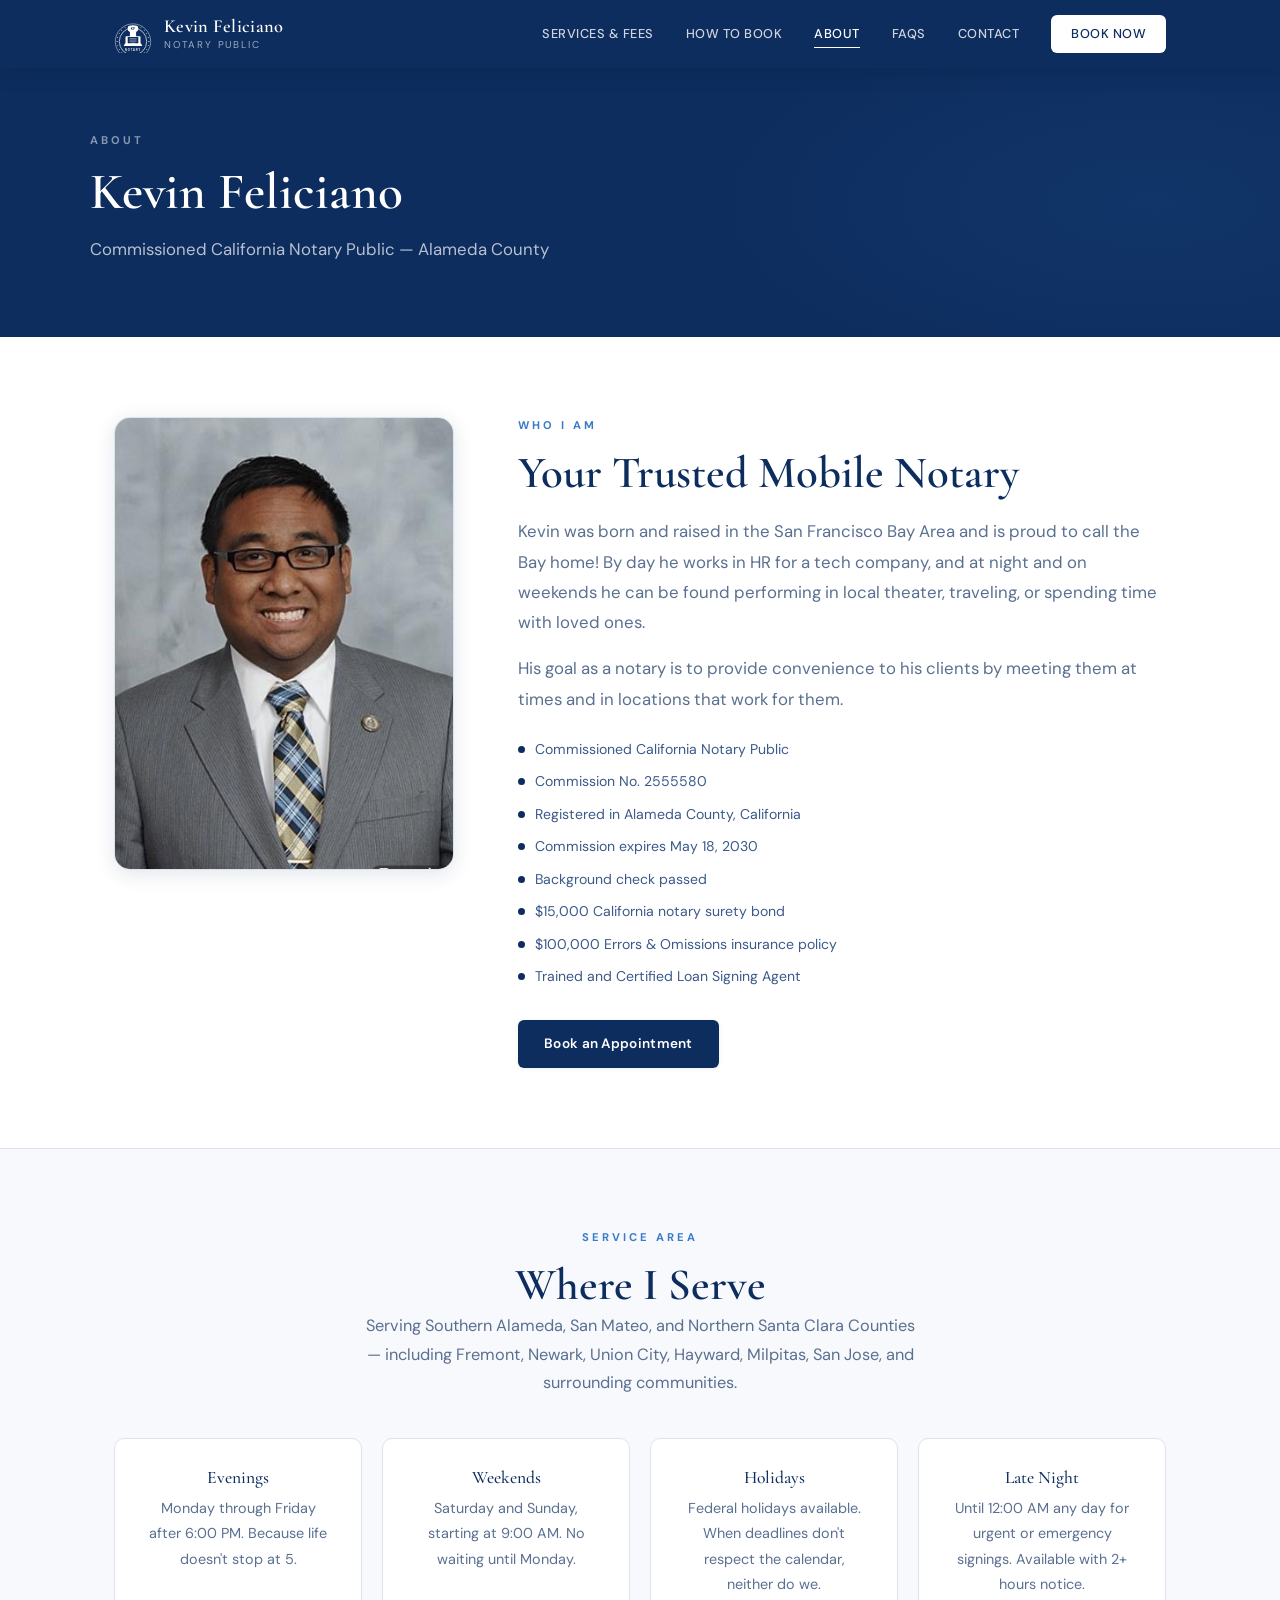
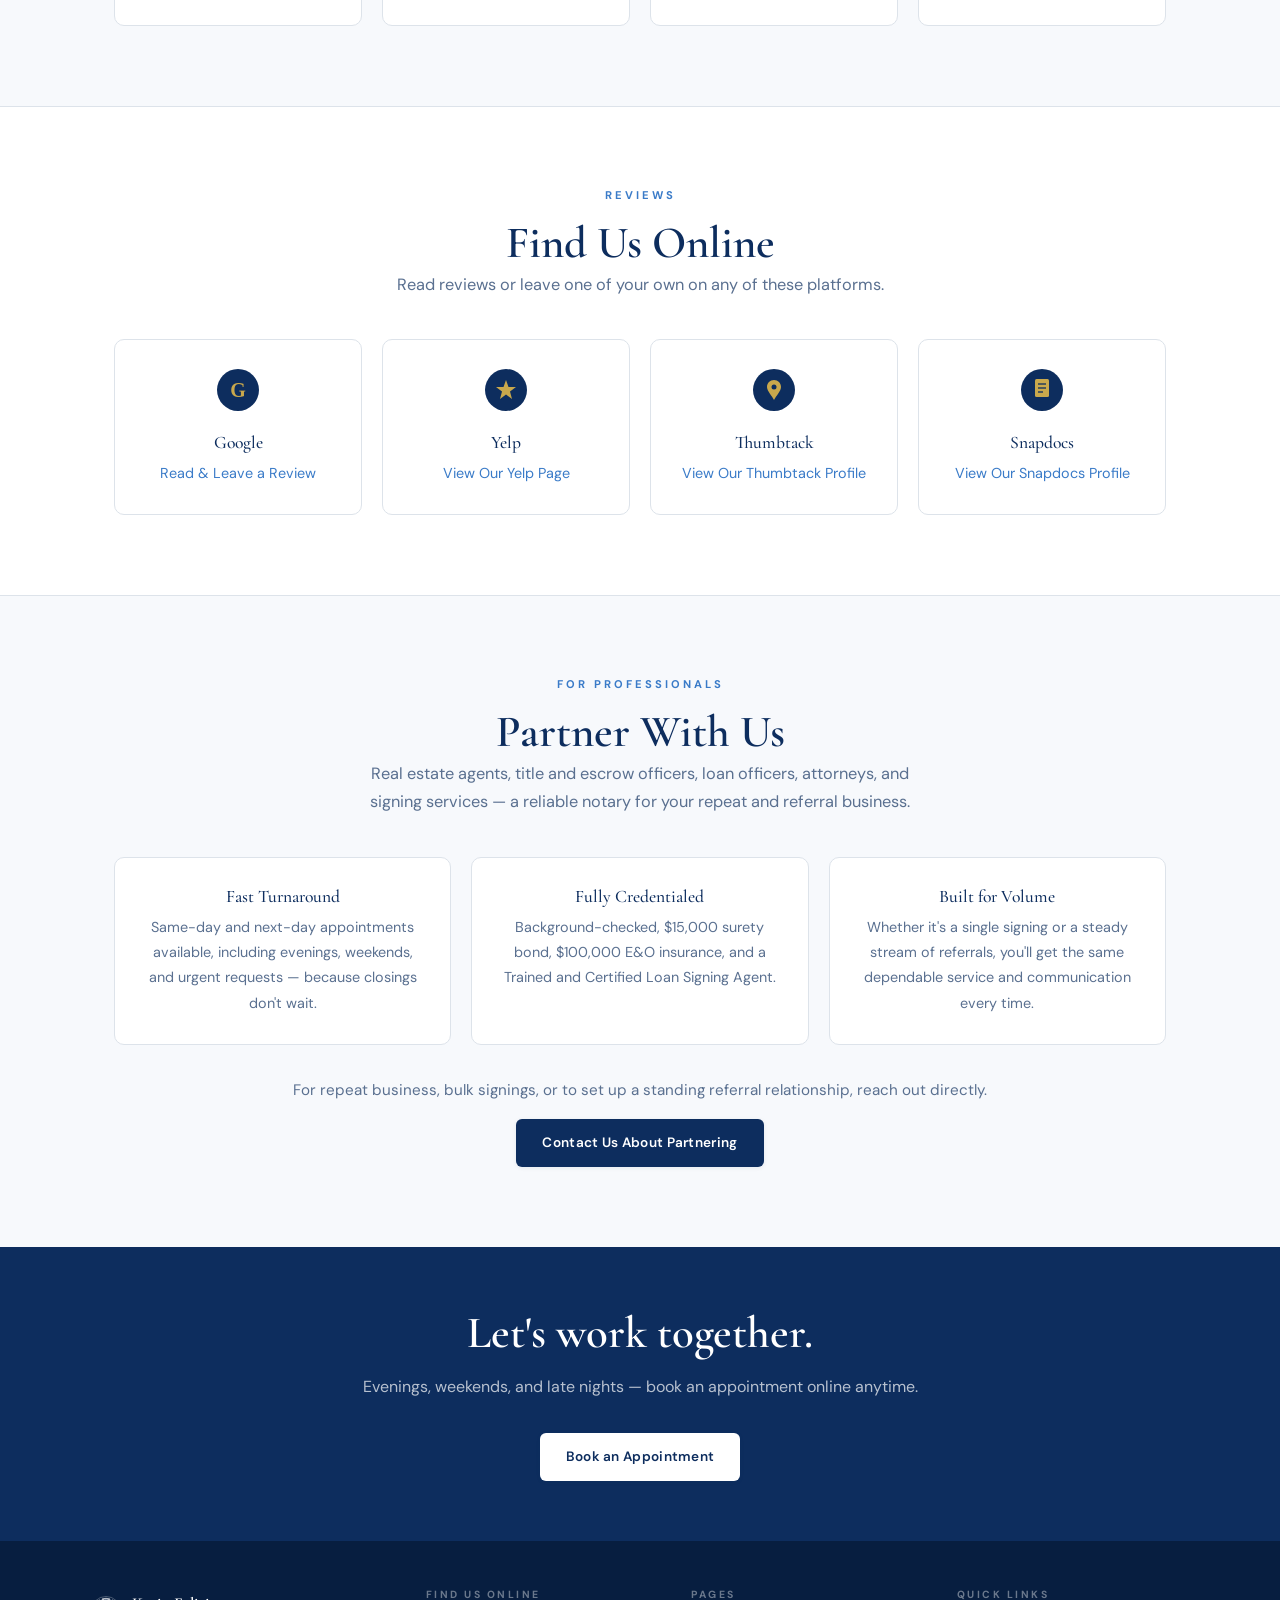
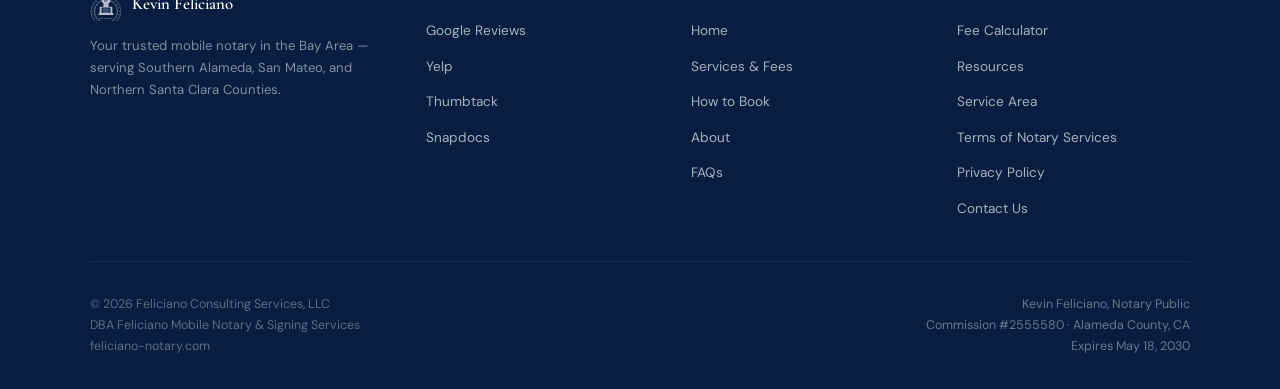
<file: about.html>
<!DOCTYPE html>
<html lang="en">
<head>
  <!-- Google tag (gtag.js) -->
  <script async src="https://www.googletagmanager.com/gtag/js?id=AW-18282682154"></script>
  <script>
    window.dataLayer = window.dataLayer || [];
    function gtag(){dataLayer.push(arguments);}
    gtag('js', new Date());

    gtag('config', 'AW-18282682154');
  </script>
  <meta charset="UTF-8"/><meta name="viewport" content="width=device-width, initial-scale=1.0"/>
  <meta name="description" content="About Kevin Feliciano — commissioned California Notary Public serving Fremont and Southern Alameda County."/>
  <title>About | Feliciano Mobile Notary</title>
  <link rel="stylesheet" href="css/style.css"/>
  <link rel="icon" type="image/png" href="images/favicon-32.png"/>
<!-- Built: 2026-06-03 -->
<script type="application/ld+json">
{
  "@context": "https://schema.org",
  "@type": [
    "LegalService",
    "ProfessionalService"
  ],
  "name": "Feliciano Mobile Notary & Signing Services",
  "legalName": "Feliciano Consulting Services, LLC",
  "description": "Professional mobile notary services in Fremont, CA and the surrounding Bay Area. Available evenings, weekends, and holidays. Serving Southern Alameda and Northern Santa Clara Counties.",
  "url": "https://www.feliciano-notary.com",
  "founder": {
    "@type": "Person",
    "name": "Kevin Feliciano"
  },
  "areaServed": [
    {
      "@type": "City",
      "name": "Fremont"
    },
    {
      "@type": "City",
      "name": "Newark"
    },
    {
      "@type": "City",
      "name": "Union City"
    },
    {
      "@type": "City",
      "name": "Hayward"
    },
    {
      "@type": "City",
      "name": "Milpitas"
    },
    {
      "@type": "City",
      "name": "San Jose"
    },
    {
      "@type": "City",
      "name": "Sunnyvale"
    },
    {
      "@type": "City",
      "name": "Santa Clara"
    },
    {
      "@type": "City",
      "name": "Castro Valley"
    },
    {
      "@type": "City",
      "name": "San Leandro"
    },
    {
      "@type": "City",
      "name": "Sunol"
    },
    {
      "@type": "City",
      "name": "San Lorenzo"
    },
    {
      "@type": "City",
      "name": "Mountain View"
    },
    {
      "@type": "City",
      "name": "Menlo Park"
    },
    {
      "@type": "City",
      "name": "Palo Alto"
    },
    {
      "@type": "City",
      "name": "Redwood City"
    },
    {
      "@type": "City",
      "name": "San Mateo"
    },
    {
      "@type": "City",
      "name": "Dublin"
    },
    {
      "@type": "City",
      "name": "Pleasanton"
    },
    {
      "@type": "City",
      "name": "Livermore"
    },
    {
      "@type": "City",
      "name": "San Ramon"
    }
  ],
  "serviceArea": {
    "@type": "GeoCircle",
    "geoMidpoint": {
      "@type": "GeoCoordinates",
      "latitude": 37.5485,
      "longitude": -121.9886
    },
    "geoRadius": "24140"
  },
  "priceRange": "$$",
  "paymentAccepted": "Cash, Check, Card",
  "openingHours": [
    "Sa 09:00-21:00",
    "Su 09:00-21:00",
    "Mo-Fr 18:00-00:00"
  ],
  "sameAs": [
    "https://share.google/cFku8jRMLi86PtdLI",
    "https://www.yelp.com/biz/feliciano-mobile-notary-and-signing-services-fremont-3",
    "https://www.thumbtack.com/ca/fremont/notary-public/feliciano-mobile-notary-signing-services/service/584774308005511186",
    "https://notary.snapdocs.com/notary-public/california/fremont/kevin-feliciano"
  ],
  "makesOffer": [
    {
      "@type": "Offer",
      "itemOffered": {
        "@type": "Service",
        "name": "Acknowledgment"
      }
    },
    {
      "@type": "Offer",
      "itemOffered": {
        "@type": "Service",
        "name": "Jurat"
      }
    },
    {
      "@type": "Offer",
      "itemOffered": {
        "@type": "Service",
        "name": "Certified Copy of Power of Attorney"
      }
    },
    {
      "@type": "Offer",
      "itemOffered": {
        "@type": "Service",
        "name": "Loan Signing Services"
      }
    }
  ]
}
</script>
</head>
<body>
<nav class="nav">
  <div class="nav-inner">
    <a href="index.html" class="nav-brand">
      <svg class="logo-mark" width="38" height="38" viewBox="-43 -58 86 82">
        <circle cx="0" cy="0" r="40" fill="none" stroke="white" stroke-width="1"/>
        <g fill="white"><circle cx="0" cy="-36" r="1.3"/><circle cx="9.3" cy="-34.8" r="1.1"/><circle cx="18" cy="-31.2" r="1.1"/><circle cx="25.5" cy="-25.5" r="1.1"/><circle cx="31.2" cy="-18" r="1.1"/><circle cx="34.8" cy="-9.3" r="1.1"/><circle cx="36" cy="0" r="1.3"/><circle cx="34.8" cy="9.3" r="1.1"/><circle cx="31.2" cy="18" r="1.1"/><circle cx="25.5" cy="25.5" r="1.1"/><circle cx="18" cy="31.2" r="1.1"/><circle cx="9.3" cy="34.8" r="1.1"/><circle cx="0" cy="36" r="1.3"/><circle cx="-9.3" cy="34.8" r="1.1"/><circle cx="-18" cy="31.2" r="1.1"/><circle cx="-25.5" cy="25.5" r="1.1"/><circle cx="-31.2" cy="18" r="1.1"/><circle cx="-34.8" cy="9.3" r="1.1"/><circle cx="-36" cy="0" r="1.3"/><circle cx="-34.8" cy="-9.3" r="1.1"/><circle cx="-31.2" cy="-18" r="1.1"/><circle cx="-25.5" cy="-25.5" r="1.1"/><circle cx="-18" cy="-31.2" r="1.1"/><circle cx="-9.3" cy="-34.8" r="1.1"/></g>
        <circle cx="0" cy="0" r="31" fill="none" stroke="white" stroke-width="1.5"/>
        <path d="M-21,10 L-18,4 L18,4 L21,10 Z" fill="white"/><rect x="-17" y="-12" width="34" height="18" rx="2" fill="white"/><rect x="-7" y="-24" width="14" height="14" rx="2" fill="white"/><rect x="-12" y="-36" width="24" height="14" rx="7" fill="white"/>
        <text x="0" y="-26" font-family="Arial,sans-serif" font-size="7" font-weight="700" fill="#0d2d5e" text-anchor="middle" letter-spacing="0.5">KF</text>
        <rect x="-12" y="-10" width="24" height="14" rx="1" fill="#0d2d5e"/><line x1="-8" y1="-6" x2="8" y2="-6" stroke="white" stroke-width="1.3"/><line x1="-8" y1="-1" x2="8" y2="-1" stroke="white" stroke-width="1.3"/><line x1="-5" y1="4" x2="5" y2="4" stroke="white" stroke-width="1.3"/>
        <text x="0" y="21" font-family="Arial,sans-serif" font-size="6" font-weight="700" fill="white" letter-spacing="2" text-anchor="middle">NOTARY</text>
      </svg>
      <div class="nav-wordmark"><span class="name">Kevin Feliciano</span><span class="sub">Notary Public</span></div>
    </a>
    <div class="nav-links">
      <div class="nav-dropdown">
        <a href="services.html">Services &amp; Fees</a>
        <div class="nav-dropdown-menu">
          <a href="services.html">Services &amp; Fees</a>
          <a href="service-area.html">Service Area</a>
          <a href="calculator.html">Fee Calculator</a>
          <a href="resources.html">Resources</a>
        </div>
      </div>
      <a href="book.html">How to Book</a>
      <div class="nav-dropdown">
        <a href="about.html" class="active">About</a>
        <div class="nav-dropdown-menu">
          <a href="about.html">About</a>
          <a href="contact.html">Contact</a>
          <a href="service-area.html">Service Area</a>
          <a href="terms.html">Full Terms</a>
        </div>
      </div>
      <a href="faq.html">FAQs</a>
      <a href="contact.html">Contact</a>
      <a href="book.html" class="nav-cta" style="color:#0d2d5e">Book Now</a>
    </div>
    <button class="nav-mobile-toggle" aria-label="Menu"><span></span><span></span><span></span></button>
  </div>
</nav>

<section class="page-hero">
  <div class="page-hero-inner">
    <span class="eyebrow" style="color:rgba(255,255,255,0.5)">About</span>
    <h1>Kevin Feliciano</h1>
    <p>Commissioned California Notary Public — Alameda County</p>
  </div>
</section>

<section class="section">
  <div class="container">
    <div class="about-grid scroll-reveal">
      <div class="about-photo">
        <img src="images/headshot.jpg" alt="Kevin Feliciano, Notary Public" style="width:100%;height:100%;object-fit:cover;object-position:center top"/>
      </div>
      <div class="about-content">
        <span class="eyebrow">Who I Am</span>
        <h2>Your Trusted Mobile Notary</h2>
        <p class="mt-16" style="font-size:1.05rem;line-height:1.8">
          Kevin was born and raised in the San Francisco Bay Area and is proud to call the Bay home! By day he works in HR for a tech company, and at night and on weekends he can be found performing in local theater, traveling, or spending time with loved ones.
        </p>
        <p class="mt-16" style="font-size:1.05rem;line-height:1.8">
          His goal as a notary is to provide convenience to his clients by meeting them at times and in locations that work for them.
        </p>
        <div class="credentials">
          <div class="credential-item"><span class="credential-dot"></span>Commissioned California Notary Public</div>
          <div class="credential-item"><span class="credential-dot"></span>Commission No. 2555580</div>
          <div class="credential-item"><span class="credential-dot"></span>Registered in Alameda County, California</div>
          <div class="credential-item"><span class="credential-dot"></span>Commission expires May 18, 2030</div>
          <div class="credential-item"><span class="credential-dot"></span>Background check passed</div>
          <div class="credential-item"><span class="credential-dot"></span>$15,000 California notary surety bond</div>
          <div class="credential-item"><span class="credential-dot"></span>$100,000 Errors &amp; Omissions insurance policy</div>
          <div class="credential-item"><span class="credential-dot"></span>Trained and Certified Loan Signing Agent</div>
        </div>
<a href="book.html" class="btn btn-primary">Book an Appointment</a>
      </div>
    </div>
  </div>
</section>

<hr class="divider"/>

<section class="section section-alt">
  <div class="container">
    <div class="section-header text-center scroll-reveal">
      <span class="eyebrow">Service Area</span>
      <h2>Where I Serve</h2>
      <p style="text-align:center;margin:0 auto">Serving Southern Alameda, San Mateo, and Northern Santa Clara Counties — including Fremont, Newark, Union City, Hayward, Milpitas, San Jose, and surrounding communities.</p>
    </div>
    <div class="cards-grid scroll-reveal">
      <div class="card text-center">
        <h3>Evenings</h3>
        <p>Monday through Friday after 6:00 PM. Because life doesn't stop at 5.</p>
      </div>
      <div class="card text-center">
        <h3>Weekends</h3>
        <p>Saturday and Sunday, starting at 9:00 AM. No waiting until Monday.</p>
      </div>
      <div class="card text-center">
        <h3>Holidays</h3>
        <p>Federal holidays available. When deadlines don't respect the calendar, neither do we.</p>
      </div>
      <div class="card text-center">
        <h3>Late Night</h3>
        <p>Until 12:00 AM any day for urgent or emergency signings. Available with 2+ hours notice.</p>
      </div>
    </div>
  </div>
</section>

<hr class="divider"/>

<section class="section">
  <div class="container">
    <div class="section-header text-center scroll-reveal">
      <span class="eyebrow">Reviews</span>
      <h2>Find Us Online</h2>
      <p style="text-align:center;margin:0 auto">Read reviews or leave one of your own on any of these platforms.</p>
    </div>
    <div class="cards-grid scroll-reveal">
      <div class="card text-center">
        <svg width="44" height="44" viewBox="0 0 44 44" style="margin:0 auto 12px">
          <circle cx="22" cy="22" r="21" fill="#0d2d5e"/>
          <text x="22" y="29" font-family="Georgia,serif" font-size="20" font-weight="700" fill="#c9a84c" text-anchor="middle">G</text>
        </svg>
        <h3>Google</h3>
        <p><a href="https://share.google/cFku8jRMLi86PtdLI" target="_blank" rel="noopener noreferrer" style="color:var(--blue-accent)">Read &amp; Leave a Review</a></p>
      </div>
      <div class="card text-center">
        <svg width="44" height="44" viewBox="0 0 44 44" style="margin:0 auto 12px">
          <circle cx="22" cy="22" r="21" fill="#0d2d5e"/>
          <path d="M22 12 L24.5 19 L32 19 L26 23.5 L28 31 L22 26.5 L16 31 L18 23.5 L12 19 L19.5 19 Z" fill="#c9a84c"/>
        </svg>
        <h3>Yelp</h3>
        <p><a href="https://www.yelp.com/biz/feliciano-mobile-notary-and-signing-services-fremont-3" target="_blank" rel="noopener noreferrer" style="color:var(--blue-accent)">View Our Yelp Page</a></p>
      </div>
      <div class="card text-center">
        <svg width="44" height="44" viewBox="0 0 44 44" style="margin:0 auto 12px">
          <circle cx="22" cy="22" r="21" fill="#0d2d5e"/>
          <path d="M22 12c-4 0-7 3-7 7 0 4 5 9 7 13 2-4 7-9 7-13 0-4-3-7-7-7z" fill="#c9a84c"/>
          <circle cx="22" cy="19" r="2.5" fill="#0d2d5e"/>
        </svg>
        <h3>Thumbtack</h3>
        <p><a href="https://www.thumbtack.com/ca/fremont/notary-public/feliciano-mobile-notary-signing-services/service/584774308005511186" target="_blank" rel="noopener noreferrer" style="color:var(--blue-accent)">View Our Thumbtack Profile</a></p>
      </div>
      <div class="card text-center">
        <svg width="44" height="44" viewBox="0 0 44 44" style="margin:0 auto 12px">
          <circle cx="22" cy="22" r="21" fill="#0d2d5e"/>
          <rect x="15" y="11" width="14" height="18" rx="1.5" fill="#c9a84c"/>
          <line x1="18" y1="16" x2="26" y2="16" stroke="#0d2d5e" stroke-width="1.3"/>
          <line x1="18" y1="20" x2="26" y2="20" stroke="#0d2d5e" stroke-width="1.3"/>
          <line x1="18" y1="24" x2="23" y2="24" stroke="#0d2d5e" stroke-width="1.3"/>
        </svg>
        <h3>Snapdocs</h3>
        <p><a href="https://notary.snapdocs.com/notary-public/california/fremont/kevin-feliciano" target="_blank" rel="noopener noreferrer" style="color:var(--blue-accent)">View Our Snapdocs Profile</a></p>
      </div>
    </div>
  </div>
</section>

<hr class="divider"/>

<section class="section section-alt">
  <div class="container">
    <div class="section-header text-center scroll-reveal">
      <span class="eyebrow">For Professionals</span>
      <h2>Partner With Us</h2>
      <p style="text-align:center;margin:0 auto">Real estate agents, title and escrow officers, loan officers, attorneys, and signing services — a reliable notary for your repeat and referral business.</p>
    </div>
    <div class="cards-grid scroll-reveal">
      <div class="card text-center">
        <h3>Fast Turnaround</h3>
        <p>Same-day and next-day appointments available, including evenings, weekends, and urgent requests — because closings don't wait.</p>
      </div>
      <div class="card text-center">
        <h3>Fully Credentialed</h3>
        <p>Background-checked, $15,000 surety bond, $100,000 E&amp;O insurance, and a Trained and Certified Loan Signing Agent.</p>
      </div>
      <div class="card text-center">
        <h3>Built for Volume</h3>
        <p>Whether it's a single signing or a steady stream of referrals, you'll get the same dependable service and communication every time.</p>
      </div>
    </div>
    <div class="text-center mt-32 scroll-reveal">
      <p style="font-size:0.95rem;color:var(--text-soft)">For repeat business, bulk signings, or to set up a standing referral relationship, reach out directly.</p>
      <a href="contact.html" class="btn btn-primary mt-16" style="display:inline-flex">Contact Us About Partnering</a>
    </div>
  </div>
</section>

<section class="cta-banner scroll-reveal">
  <div class="container">
    <h2>Let's work together.</h2>
    <p>Evenings, weekends, and late nights — book an appointment online anytime.</p>
    <div class="btn-group">
      <a href="book.html" class="btn btn-white">Book an Appointment</a>
    </div>
  </div>
</section>

<footer class="footer">
  <div class="footer-inner">
    <div class="footer-top">
      <div class="footer-brand">
        <div style="display:flex;align-items:center;gap:10px">
          <svg width="32" height="32" viewBox="-43 -58 86 82" opacity="0.7">
            <circle cx="0" cy="0" r="40" fill="none" stroke="white" stroke-width="1"/>
            <g fill="white"><circle cx="0" cy="-36" r="1.3"/><circle cx="9.3" cy="-34.8" r="1.1"/><circle cx="18" cy="-31.2" r="1.1"/><circle cx="25.5" cy="-25.5" r="1.1"/><circle cx="31.2" cy="-18" r="1.1"/><circle cx="34.8" cy="-9.3" r="1.1"/><circle cx="36" cy="0" r="1.3"/><circle cx="34.8" cy="9.3" r="1.1"/><circle cx="31.2" cy="18" r="1.1"/><circle cx="25.5" cy="25.5" r="1.1"/><circle cx="18" cy="31.2" r="1.1"/><circle cx="9.3" cy="34.8" r="1.1"/><circle cx="0" cy="36" r="1.3"/><circle cx="-9.3" cy="34.8" r="1.1"/><circle cx="-18" cy="31.2" r="1.1"/><circle cx="-25.5" cy="25.5" r="1.1"/><circle cx="-31.2" cy="18" r="1.1"/><circle cx="-34.8" cy="9.3" r="1.1"/><circle cx="-36" cy="0" r="1.3"/><circle cx="-34.8" cy="-9.3" r="1.1"/><circle cx="-31.2" cy="-18" r="1.1"/><circle cx="-25.5" cy="-25.5" r="1.1"/><circle cx="-18" cy="-31.2" r="1.1"/><circle cx="-9.3" cy="-34.8" r="1.1"/></g>
            <circle cx="0" cy="0" r="31" fill="none" stroke="white" stroke-width="1.5"/>
            <path d="M-21,10 L-18,4 L18,4 L21,10 Z" fill="white"/><rect x="-17" y="-12" width="34" height="18" rx="2" fill="white"/><rect x="-7" y="-24" width="14" height="14" rx="2" fill="white"/><rect x="-12" y="-36" width="24" height="14" rx="7" fill="white"/>
            <text x="0" y="-26" font-family="Arial,sans-serif" font-size="7" font-weight="700" fill="#0d2d5e" text-anchor="middle" letter-spacing="0.5">KF</text>
            <rect x="-12" y="-10" width="24" height="14" rx="1" fill="#0d2d5e"/><line x1="-8" y1="-6" x2="8" y2="-6" stroke="white" stroke-width="1.3"/><line x1="-8" y1="-1" x2="8" y2="-1" stroke="white" stroke-width="1.3"/><line x1="-5" y1="4" x2="5" y2="4" stroke="white" stroke-width="1.3"/>
            <text x="0" y="21" font-family="Arial,sans-serif" font-size="6" font-weight="700" fill="white" letter-spacing="2" text-anchor="middle">NOTARY</text>
          </svg>
          <div style="color:white;font-family:'Cormorant Garamond',serif;font-size:1.05rem;font-weight:600">Kevin Feliciano</div>
        </div>
        <p class="tagline">Your trusted mobile notary in the Bay Area — serving Southern Alameda, San Mateo, and Northern Santa Clara Counties.</p>
      </div>
      <div class="footer-col">
        <h4>Find Us Online</h4>
        <ul>
          <li><a href="https://share.google/cFku8jRMLi86PtdLI" target="_blank" rel="noopener noreferrer">Google Reviews</a></li>
          <li><a href="https://www.yelp.com/biz/feliciano-mobile-notary-and-signing-services-fremont-3" target="_blank" rel="noopener noreferrer">Yelp</a></li>
          <li><a href="https://www.thumbtack.com/ca/fremont/notary-public/feliciano-mobile-notary-signing-services/service/584774308005511186" target="_blank" rel="noopener noreferrer">Thumbtack</a></li>
          <li><a href="https://notary.snapdocs.com/notary-public/california/fremont/kevin-feliciano" target="_blank" rel="noopener noreferrer">Snapdocs</a></li>
        </ul>
      </div>
      <div class="footer-col">
        <h4>Pages</h4>
        <ul>
          <li><a href="index.html">Home</a></li>
          <li><a href="services.html">Services &amp; Fees</a></li>
          <li><a href="book.html">How to Book</a></li>
          <li><a href="about.html">About</a></li>
          <li><a href="faq.html">FAQs</a></li>
        </ul>
      </div>
      <div class="footer-col">
        <h4>Quick Links</h4>
        <ul>
          <li><a href="calculator.html">Fee Calculator</a></li>
          <li><a href="resources.html">Resources</a></li>
          <li><a href="service-area.html">Service Area</a></li>
          <li><a href="terms.html">Terms of Notary Services</a></li>
          <li><a href="privacy.html">Privacy Policy</a></li>
          <li><a href="contact.html">Contact Us</a></li>
        </ul>
      </div>
    </div>
    <div class="footer-bottom">
      <p class="footer-copyright">&copy; 2026 Feliciano Consulting Services, LLC<br>DBA Feliciano Mobile Notary &amp; Signing Services<br>feliciano-notary.com</p>
      <p class="footer-commission">Kevin Feliciano, Notary Public<br>Commission #2555580 &middot; Alameda County, CA<br>Expires May 18, 2030</p>
    </div>
  </div>
</footer>
<script src="js/main.js"></script>
</body>
</html>
</file>
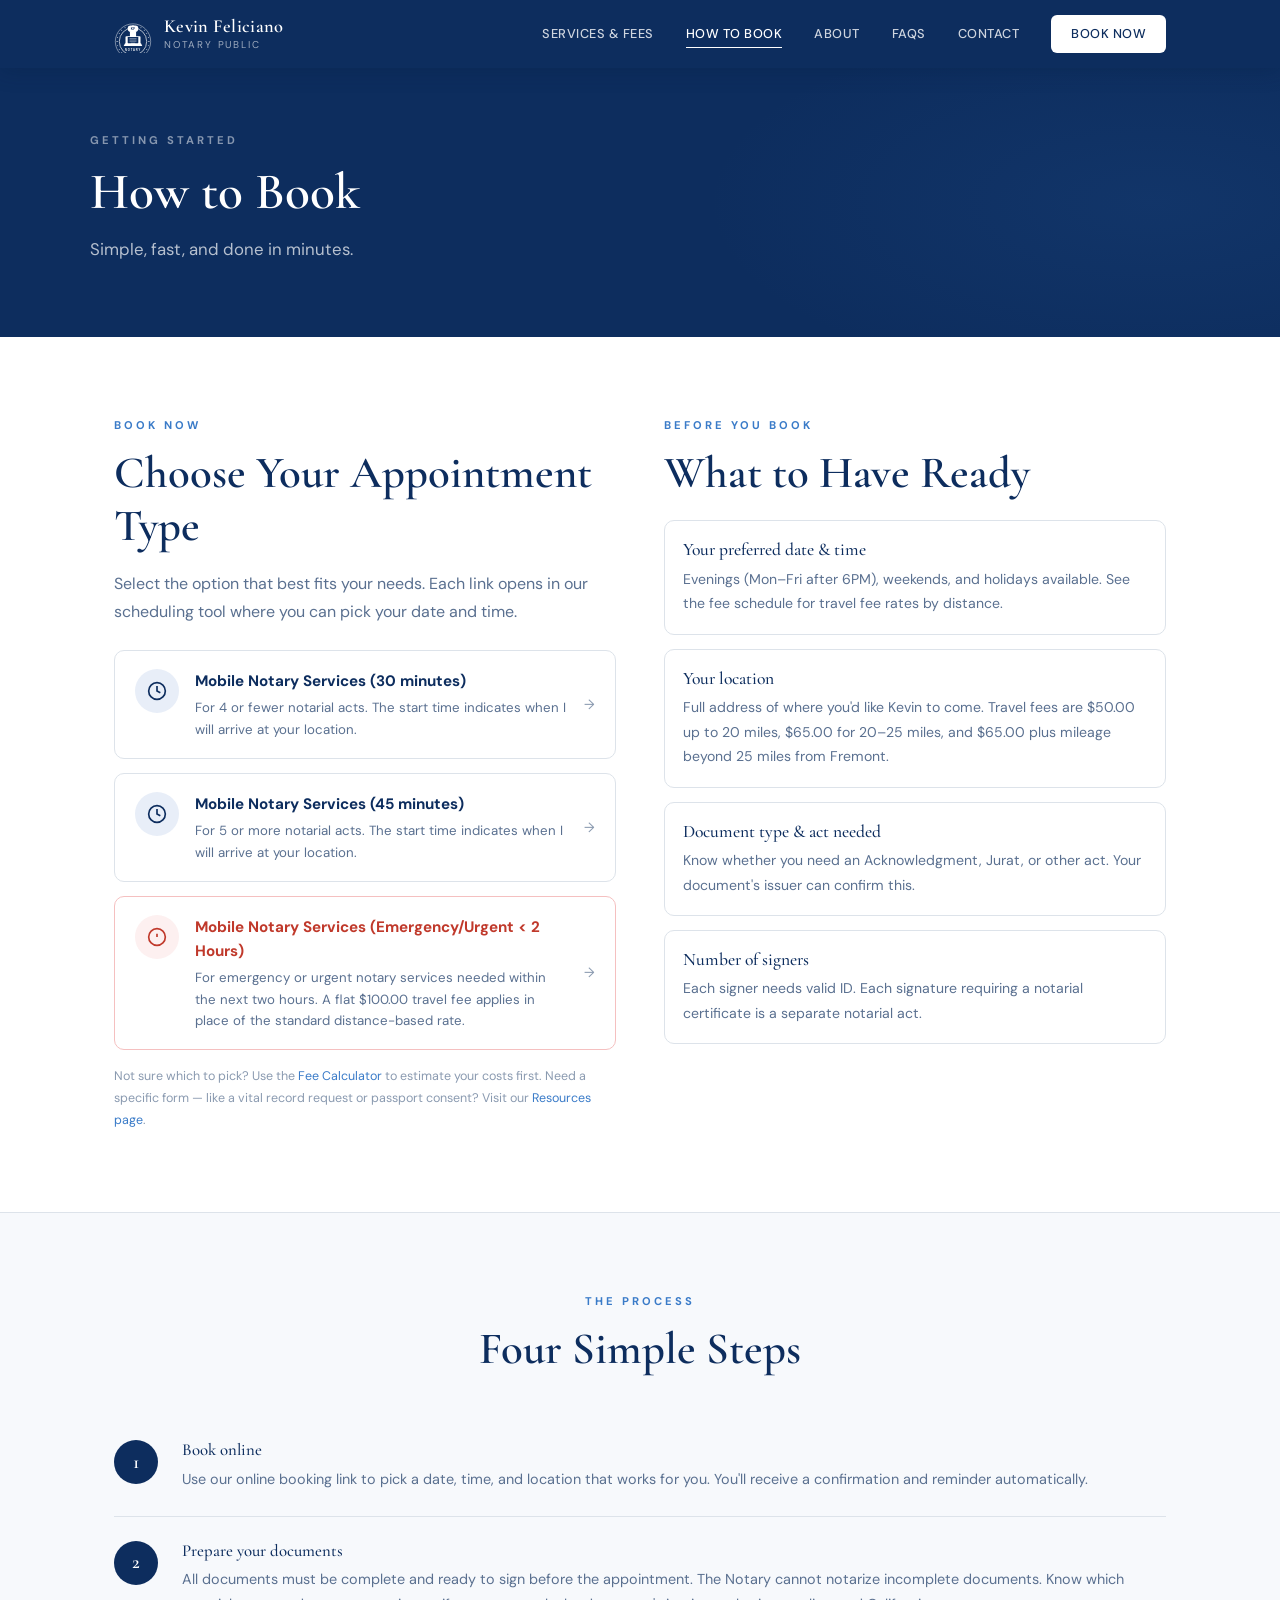
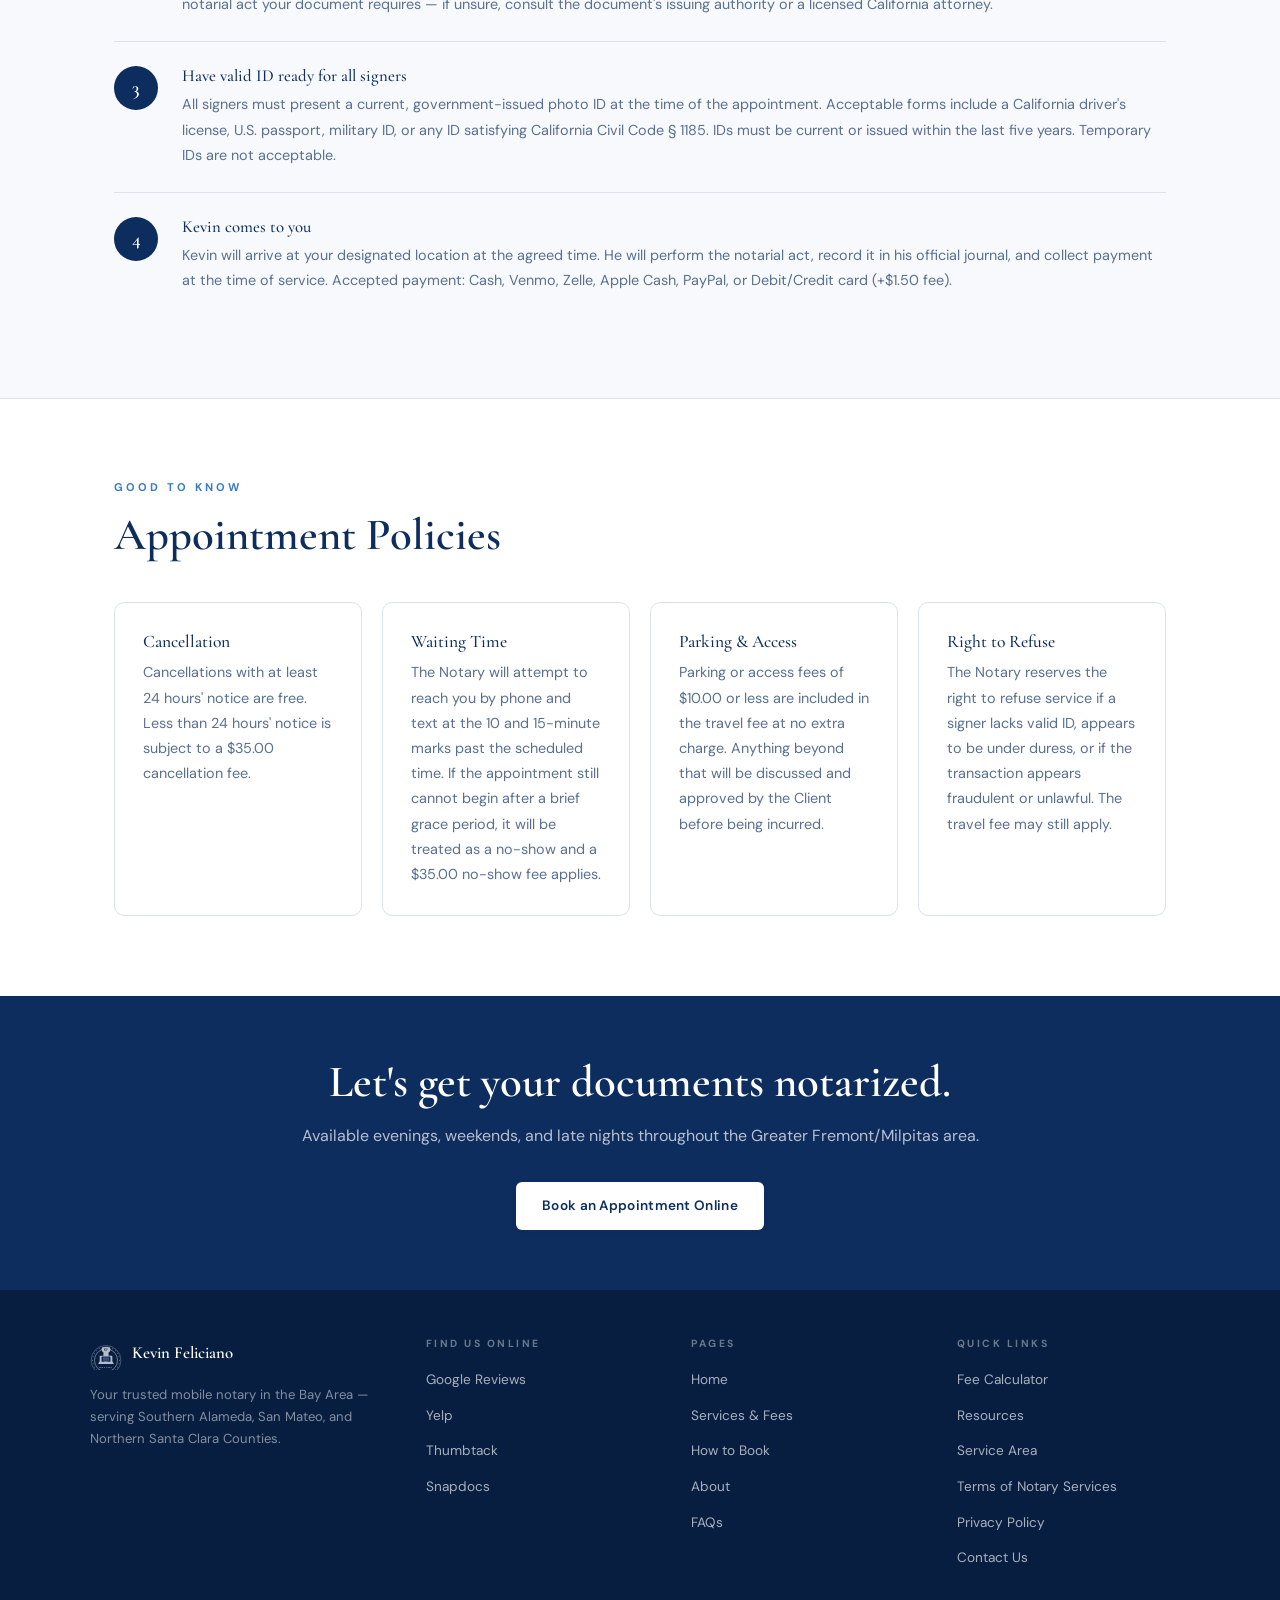
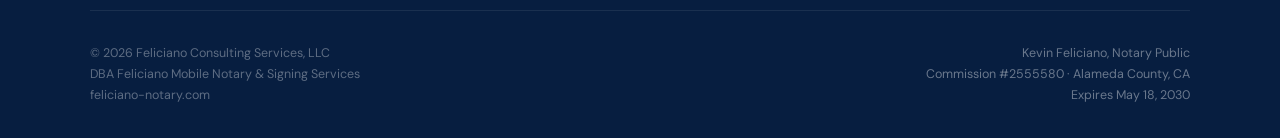
<file: book.html>
<!DOCTYPE html>
<html lang="en">
<head>
  <!-- Google tag (gtag.js) -->
  <script async src="https://www.googletagmanager.com/gtag/js?id=AW-18282682154"></script>
  <script>
    window.dataLayer = window.dataLayer || [];
    function gtag(){dataLayer.push(arguments);}
    gtag('js', new Date());

    gtag('config', 'AW-18282682154');
  </script>
  <meta charset="UTF-8"/><meta name="viewport" content="width=device-width, initial-scale=1.0"/>
  <meta name="description" content="How to book a mobile notary appointment with Kevin Feliciano — Fremont, CA. Call, text, or book online."/>
  <title>How to Book | Feliciano Mobile Notary</title>
  <link rel="stylesheet" href="css/style.css"/>
  <link rel="icon" type="image/png" href="images/favicon-32.png"/>
<!-- Built: 2026-06-03 -->
<script type="application/ld+json">
{
  "@context": "https://schema.org",
  "@type": [
    "LegalService",
    "ProfessionalService"
  ],
  "name": "Feliciano Mobile Notary & Signing Services",
  "legalName": "Feliciano Consulting Services, LLC",
  "description": "Professional mobile notary services in Fremont, CA and the surrounding Bay Area. Available evenings, weekends, and holidays. Serving Southern Alameda and Northern Santa Clara Counties.",
  "url": "https://www.feliciano-notary.com",
  "founder": {
    "@type": "Person",
    "name": "Kevin Feliciano"
  },
  "areaServed": [
    {
      "@type": "City",
      "name": "Fremont"
    },
    {
      "@type": "City",
      "name": "Newark"
    },
    {
      "@type": "City",
      "name": "Union City"
    },
    {
      "@type": "City",
      "name": "Hayward"
    },
    {
      "@type": "City",
      "name": "Milpitas"
    },
    {
      "@type": "City",
      "name": "San Jose"
    },
    {
      "@type": "City",
      "name": "Sunnyvale"
    },
    {
      "@type": "City",
      "name": "Santa Clara"
    },
    {
      "@type": "City",
      "name": "Castro Valley"
    },
    {
      "@type": "City",
      "name": "San Leandro"
    },
    {
      "@type": "City",
      "name": "Sunol"
    },
    {
      "@type": "City",
      "name": "San Lorenzo"
    },
    {
      "@type": "City",
      "name": "Mountain View"
    },
    {
      "@type": "City",
      "name": "Menlo Park"
    },
    {
      "@type": "City",
      "name": "Palo Alto"
    },
    {
      "@type": "City",
      "name": "Redwood City"
    },
    {
      "@type": "City",
      "name": "San Mateo"
    },
    {
      "@type": "City",
      "name": "Dublin"
    },
    {
      "@type": "City",
      "name": "Pleasanton"
    },
    {
      "@type": "City",
      "name": "Livermore"
    },
    {
      "@type": "City",
      "name": "San Ramon"
    }
  ],
  "serviceArea": {
    "@type": "GeoCircle",
    "geoMidpoint": {
      "@type": "GeoCoordinates",
      "latitude": 37.5485,
      "longitude": -121.9886
    },
    "geoRadius": "24140"
  },
  "priceRange": "$$",
  "paymentAccepted": "Cash, Check, Card",
  "openingHours": [
    "Sa 09:00-21:00",
    "Su 09:00-21:00",
    "Mo-Fr 18:00-00:00"
  ],
  "sameAs": [
    "https://share.google/cFku8jRMLi86PtdLI",
    "https://www.yelp.com/biz/feliciano-mobile-notary-and-signing-services-fremont-3",
    "https://www.thumbtack.com/ca/fremont/notary-public/feliciano-mobile-notary-signing-services/service/584774308005511186",
    "https://notary.snapdocs.com/notary-public/california/fremont/kevin-feliciano"
  ],
  "makesOffer": [
    {
      "@type": "Offer",
      "itemOffered": {
        "@type": "Service",
        "name": "Acknowledgment"
      }
    },
    {
      "@type": "Offer",
      "itemOffered": {
        "@type": "Service",
        "name": "Jurat"
      }
    },
    {
      "@type": "Offer",
      "itemOffered": {
        "@type": "Service",
        "name": "Certified Copy of Power of Attorney"
      }
    },
    {
      "@type": "Offer",
      "itemOffered": {
        "@type": "Service",
        "name": "Loan Signing Services"
      }
    }
  ]
}
</script>
</head>
<body>
<nav class="nav">
  <div class="nav-inner">
    <a href="index.html" class="nav-brand">
      <svg class="logo-mark" width="38" height="38" viewBox="-43 -58 86 82">
        <circle cx="0" cy="0" r="40" fill="none" stroke="white" stroke-width="1"/>
        <g fill="white"><circle cx="0" cy="-36" r="1.3"/><circle cx="9.3" cy="-34.8" r="1.1"/><circle cx="18" cy="-31.2" r="1.1"/><circle cx="25.5" cy="-25.5" r="1.1"/><circle cx="31.2" cy="-18" r="1.1"/><circle cx="34.8" cy="-9.3" r="1.1"/><circle cx="36" cy="0" r="1.3"/><circle cx="34.8" cy="9.3" r="1.1"/><circle cx="31.2" cy="18" r="1.1"/><circle cx="25.5" cy="25.5" r="1.1"/><circle cx="18" cy="31.2" r="1.1"/><circle cx="9.3" cy="34.8" r="1.1"/><circle cx="0" cy="36" r="1.3"/><circle cx="-9.3" cy="34.8" r="1.1"/><circle cx="-18" cy="31.2" r="1.1"/><circle cx="-25.5" cy="25.5" r="1.1"/><circle cx="-31.2" cy="18" r="1.1"/><circle cx="-34.8" cy="9.3" r="1.1"/><circle cx="-36" cy="0" r="1.3"/><circle cx="-34.8" cy="-9.3" r="1.1"/><circle cx="-31.2" cy="-18" r="1.1"/><circle cx="-25.5" cy="-25.5" r="1.1"/><circle cx="-18" cy="-31.2" r="1.1"/><circle cx="-9.3" cy="-34.8" r="1.1"/></g>
        <circle cx="0" cy="0" r="31" fill="none" stroke="white" stroke-width="1.5"/>
        <path d="M-21,10 L-18,4 L18,4 L21,10 Z" fill="white"/><rect x="-17" y="-12" width="34" height="18" rx="2" fill="white"/><rect x="-7" y="-24" width="14" height="14" rx="2" fill="white"/><rect x="-12" y="-36" width="24" height="14" rx="7" fill="white"/>
        <text x="0" y="-26" font-family="Arial,sans-serif" font-size="7" font-weight="700" fill="#0d2d5e" text-anchor="middle" letter-spacing="0.5">KF</text>
        <rect x="-12" y="-10" width="24" height="14" rx="1" fill="#0d2d5e"/><line x1="-8" y1="-6" x2="8" y2="-6" stroke="white" stroke-width="1.3"/><line x1="-8" y1="-1" x2="8" y2="-1" stroke="white" stroke-width="1.3"/><line x1="-5" y1="4" x2="5" y2="4" stroke="white" stroke-width="1.3"/>
        <text x="0" y="21" font-family="Arial,sans-serif" font-size="6" font-weight="700" fill="white" letter-spacing="2" text-anchor="middle">NOTARY</text>
      </svg>
      <div class="nav-wordmark"><span class="name">Kevin Feliciano</span><span class="sub">Notary Public</span></div>
    </a>
    <div class="nav-links">
      <div class="nav-dropdown">
        <a href="services.html">Services &amp; Fees</a>
        <div class="nav-dropdown-menu">
          <a href="services.html">Services &amp; Fees</a>
          <a href="service-area.html">Service Area</a>
          <a href="calculator.html">Fee Calculator</a>
          <a href="resources.html">Resources</a>
        </div>
      </div>
      <a href="book.html" class="active">How to Book</a>
      <div class="nav-dropdown">
        <a href="about.html">About</a>
        <div class="nav-dropdown-menu">
          <a href="about.html">About</a>
          <a href="contact.html">Contact</a>
          <a href="service-area.html">Service Area</a>
          <a href="terms.html">Full Terms</a>
        </div>
      </div>
      <a href="faq.html">FAQs</a>
      <a href="contact.html">Contact</a>
      <a href="https://tidycal.com/kevinfeliciano" target="_blank" rel="noopener" class="nav-cta" style="color:#0d2d5e">Book Now</a>
    </div>
    <button class="nav-mobile-toggle" aria-label="Menu"><span></span><span></span><span></span></button>
  </div>
</nav>

<section class="page-hero">
  <div class="page-hero-inner">
    <span class="eyebrow" style="color:rgba(255,255,255,0.5)">Getting Started</span>
    <h1>How to Book</h1>
    <p>Simple, fast, and done in minutes.</p>
  </div>
</section>

<section class="section">
  <div class="container">
    <div class="two-col scroll-reveal">
      <div>
        <span class="eyebrow">Book Now</span>
        <h2>Choose Your Appointment Type</h2>
        <p class="mt-16">Select the option that best fits your needs. Each link opens in our scheduling tool where you can pick your date and time.</p>
        <div style="display:flex;flex-direction:column;gap:14px;margin-top:24px">

          <a href="https://tidycal.com/kevinfeliciano/mobile-notary-services-30-minutes" target="_blank" rel="noopener"
            style="display:flex;align-items:flex-start;gap:16px;padding:18px 20px;background:var(--white);border:1.5px solid var(--border);border-radius:var(--radius-md);text-decoration:none;transition:border-color 0.2s,box-shadow 0.2s"
            onmouseover="this.style.borderColor='#0d2d5e';this.style.boxShadow='0 4px 16px rgba(13,45,94,0.1)'"
            onmouseout="this.style.borderColor='#dde3ea';this.style.boxShadow='none'">
            <div style="width:44px;height:44px;background:var(--light-blue);border-radius:50%;display:flex;align-items:center;justify-content:center;flex-shrink:0">
              <svg width="20" height="20" viewBox="0 0 24 24" fill="none" stroke="#0d2d5e" stroke-width="2"><circle cx="12" cy="12" r="10"/><polyline points="12,6 12,12 16,14"/></svg>
            </div>
            <div style="flex:1">
              <div style="font-weight:700;font-size:0.95rem;color:var(--navy);margin-bottom:4px">Mobile Notary Services (30 minutes)</div>
              <div style="font-size:0.83rem;color:var(--text-soft)">For 4 or fewer notarial acts. The start time indicates when I will arrive at your location.</div>
            </div>
            <div style="color:var(--text-muted);font-size:0.85rem;align-self:center;flex-shrink:0">→</div>
          </a>

          <a href="https://tidycal.com/kevinfeliciano/mobile-notary-services-45-minutes" target="_blank" rel="noopener"
            style="display:flex;align-items:flex-start;gap:16px;padding:18px 20px;background:var(--white);border:1.5px solid var(--border);border-radius:var(--radius-md);text-decoration:none;transition:border-color 0.2s,box-shadow 0.2s"
            onmouseover="this.style.borderColor='#0d2d5e';this.style.boxShadow='0 4px 16px rgba(13,45,94,0.1)'"
            onmouseout="this.style.borderColor='#dde3ea';this.style.boxShadow='none'">
            <div style="width:44px;height:44px;background:var(--light-blue);border-radius:50%;display:flex;align-items:center;justify-content:center;flex-shrink:0">
              <svg width="20" height="20" viewBox="0 0 24 24" fill="none" stroke="#0d2d5e" stroke-width="2"><circle cx="12" cy="12" r="10"/><polyline points="12,6 12,12 16,14"/></svg>
            </div>
            <div style="flex:1">
              <div style="font-weight:700;font-size:0.95rem;color:var(--navy);margin-bottom:4px">Mobile Notary Services (45 minutes)</div>
              <div style="font-size:0.83rem;color:var(--text-soft)">For 5 or more notarial acts. The start time indicates when I will arrive at your location.</div>
            </div>
            <div style="color:var(--text-muted);font-size:0.85rem;align-self:center;flex-shrink:0">→</div>
          </a>

          <a href="https://tidycal.com/kevinfeliciano/mobile-notary-urgent" target="_blank" rel="noopener" id="urgent-appt"
            style="display:flex;align-items:flex-start;gap:16px;padding:18px 20px;background:var(--white);border:1.5px solid #f5c0c0;border-radius:var(--radius-md);text-decoration:none;transition:border-color 0.2s,box-shadow 0.2s"
            onmouseover="this.style.borderColor='#c0392b';this.style.boxShadow='0 4px 16px rgba(192,57,43,0.1)'"
            onmouseout="this.style.borderColor='#f5c0c0';this.style.boxShadow='none'">
            <div style="width:44px;height:44px;background:#fdf0f0;border-radius:50%;display:flex;align-items:center;justify-content:center;flex-shrink:0">
              <svg width="20" height="20" viewBox="0 0 24 24" fill="none" stroke="#c0392b" stroke-width="2"><circle cx="12" cy="12" r="10"/><line x1="12" y1="8" x2="12" y2="12"/><line x1="12" y1="16" x2="12.01" y2="16"/></svg>
            </div>
            <div style="flex:1">
              <div style="font-weight:700;font-size:0.95rem;color:#c0392b;margin-bottom:4px">Mobile Notary Services (Emergency/Urgent &lt; 2 Hours)</div>
              <div style="font-size:0.83rem;color:var(--text-soft)">For emergency or urgent notary services needed within the next two hours. A flat $100.00 travel fee applies in place of the standard distance-based rate.</div>
            </div>
            <div style="color:var(--text-muted);font-size:0.85rem;align-self:center;flex-shrink:0">→</div>
          </a>

        </div>
        <p style="font-size:0.78rem;color:var(--text-muted);margin-top:16px">Not sure which to pick? Use the <a href="calculator.html" style="color:var(--blue-accent)">Fee Calculator</a> to estimate your costs first. Need a specific form — like a vital record request or passport consent? Visit our <a href="resources.html" style="color:var(--blue-accent)">Resources page</a>.</p>

      </div>
      <div>
        <span class="eyebrow">Before You Book</span>
        <h2>What to Have Ready</h2>
        <div style="display:flex;flex-direction:column;gap:14px;margin-top:20px">
          <div class="card" style="padding:18px">
            <h4 style="color:var(--navy);margin-bottom:6px">Your preferred date &amp; time</h4>
            <p style="font-size:0.88rem">Evenings (Mon–Fri after 6PM), weekends, and holidays available. See the fee schedule for travel fee rates by distance.</p>
          </div>
          <div class="card" style="padding:18px">
            <h4 style="color:var(--navy);margin-bottom:6px">Your location</h4>
            <p style="font-size:0.88rem">Full address of where you'd like Kevin to come. Travel fees are $50.00 up to 20 miles, $65.00 for 20&ndash;25 miles, and $65.00 plus mileage beyond 25 miles from Fremont.</p>
          </div>
          <div class="card" style="padding:18px">
            <h4 style="color:var(--navy);margin-bottom:6px">Document type &amp; act needed</h4>
            <p style="font-size:0.88rem">Know whether you need an Acknowledgment, Jurat, or other act. Your document's issuer can confirm this.</p>
          </div>
          <div class="card" style="padding:18px">
            <h4 style="color:var(--navy);margin-bottom:6px">Number of signers</h4>
            <p style="font-size:0.88rem">Each signer needs valid ID. Each signature requiring a notarial certificate is a separate notarial act.</p>
          </div>
        </div>
      </div>
    </div>
  </div>
</section>

<hr class="divider"/>

<section class="section section-alt">
  <div class="container">
    <div class="section-header text-center scroll-reveal">
      <span class="eyebrow">The Process</span>
      <h2>Four Simple Steps</h2>
    </div>
    <div class="steps scroll-reveal">
      <div class="step">
        <div class="step-num">1</div>
        <div class="step-content">
          <h3>Book online</h3>
          <p>Use our online booking link to pick a date, time, and location that works for you. You'll receive a confirmation and reminder automatically.</p>
        </div>
      </div>
      <div class="step">
        <div class="step-num">2</div>
        <div class="step-content">
          <h3>Prepare your documents</h3>
          <p>All documents must be complete and ready to sign before the appointment. The Notary cannot notarize incomplete documents. Know which notarial act your document requires — if unsure, consult the document's issuing authority or a licensed California attorney.</p>
        </div>
      </div>
      <div class="step">
        <div class="step-num">3</div>
        <div class="step-content">
          <h3>Have valid ID ready for all signers</h3>
          <p>All signers must present a current, government-issued photo ID at the time of the appointment. Acceptable forms include a California driver's license, U.S. passport, military ID, or any ID satisfying California Civil Code § 1185. IDs must be current or issued within the last five years. Temporary IDs are not acceptable.</p>
        </div>
      </div>
      <div class="step">
        <div class="step-num">4</div>
        <div class="step-content">
          <h3>Kevin comes to you</h3>
          <p>Kevin will arrive at your designated location at the agreed time. He will perform the notarial act, record it in his official journal, and collect payment at the time of service. Accepted payment: Cash, Venmo, Zelle, Apple Cash, PayPal, or Debit/Credit card (+$1.50 fee).</p>
        </div>
      </div>
    </div>
  </div>
</section>

<hr class="divider"/>

<section class="section">
  <div class="container">
    <div class="section-header scroll-reveal">
      <span class="eyebrow">Good to Know</span>
      <h2>Appointment Policies</h2>
    </div>
    <div class="cards-grid scroll-reveal">
      <div class="card">
        <h3>Cancellation</h3>
        <p>Cancellations with at least 24 hours' notice are free. Less than 24 hours' notice is subject to a $35.00 cancellation fee.</p>
      </div>
      <div class="card">
        <h3>Waiting Time</h3>
        <p>The Notary will attempt to reach you by phone and text at the 10 and 15-minute marks past the scheduled time. If the appointment still cannot begin after a brief grace period, it will be treated as a no-show and a $35.00 no-show fee applies.</p>
      </div>
      <div class="card">
        <h3>Parking & Access</h3>
        <p>Parking or access fees of $10.00 or less are included in the travel fee at no extra charge. Anything beyond that will be discussed and approved by the Client before being incurred.</p>
      </div>
      <div class="card">
        <h3>Right to Refuse</h3>
        <p>The Notary reserves the right to refuse service if a signer lacks valid ID, appears to be under duress, or if the transaction appears fraudulent or unlawful. The travel fee may still apply.</p>
      </div>
    </div>
  </div>
</section>

<section class="cta-banner">
  <div class="container">
    <h2>Let's get your documents notarized.</h2>
    <p>Available evenings, weekends, and late nights throughout the Greater Fremont/Milpitas area.</p>
    <div class="btn-group">
      <a href="https://tidycal.com/kevinfeliciano" target="_blank" rel="noopener" class="btn btn-white">Book an Appointment Online</a>
    </div>
  </div>
</section>

<footer class="footer">
  <div class="footer-inner">
    <div class="footer-top">
      <div class="footer-brand">
        <div style="display:flex;align-items:center;gap:10px">
          <svg width="32" height="32" viewBox="-43 -58 86 82" opacity="0.7">
            <circle cx="0" cy="0" r="40" fill="none" stroke="white" stroke-width="1"/>
            <g fill="white"><circle cx="0" cy="-36" r="1.3"/><circle cx="9.3" cy="-34.8" r="1.1"/><circle cx="18" cy="-31.2" r="1.1"/><circle cx="25.5" cy="-25.5" r="1.1"/><circle cx="31.2" cy="-18" r="1.1"/><circle cx="34.8" cy="-9.3" r="1.1"/><circle cx="36" cy="0" r="1.3"/><circle cx="34.8" cy="9.3" r="1.1"/><circle cx="31.2" cy="18" r="1.1"/><circle cx="25.5" cy="25.5" r="1.1"/><circle cx="18" cy="31.2" r="1.1"/><circle cx="9.3" cy="34.8" r="1.1"/><circle cx="0" cy="36" r="1.3"/><circle cx="-9.3" cy="34.8" r="1.1"/><circle cx="-18" cy="31.2" r="1.1"/><circle cx="-25.5" cy="25.5" r="1.1"/><circle cx="-31.2" cy="18" r="1.1"/><circle cx="-34.8" cy="9.3" r="1.1"/><circle cx="-36" cy="0" r="1.3"/><circle cx="-34.8" cy="-9.3" r="1.1"/><circle cx="-31.2" cy="-18" r="1.1"/><circle cx="-25.5" cy="-25.5" r="1.1"/><circle cx="-18" cy="-31.2" r="1.1"/><circle cx="-9.3" cy="-34.8" r="1.1"/></g>
            <circle cx="0" cy="0" r="31" fill="none" stroke="white" stroke-width="1.5"/>
            <path d="M-21,10 L-18,4 L18,4 L21,10 Z" fill="white"/><rect x="-17" y="-12" width="34" height="18" rx="2" fill="white"/><rect x="-7" y="-24" width="14" height="14" rx="2" fill="white"/><rect x="-12" y="-36" width="24" height="14" rx="7" fill="white"/>
            <text x="0" y="-26" font-family="Arial,sans-serif" font-size="7" font-weight="700" fill="#0d2d5e" text-anchor="middle" letter-spacing="0.5">KF</text>
            <rect x="-12" y="-10" width="24" height="14" rx="1" fill="#0d2d5e"/><line x1="-8" y1="-6" x2="8" y2="-6" stroke="white" stroke-width="1.3"/><line x1="-8" y1="-1" x2="8" y2="-1" stroke="white" stroke-width="1.3"/><line x1="-5" y1="4" x2="5" y2="4" stroke="white" stroke-width="1.3"/>
            <text x="0" y="21" font-family="Arial,sans-serif" font-size="6" font-weight="700" fill="white" letter-spacing="2" text-anchor="middle">NOTARY</text>
          </svg>
          <div style="color:white;font-family:'Cormorant Garamond',serif;font-size:1.05rem;font-weight:600">Kevin Feliciano</div>
        </div>
        <p class="tagline">Your trusted mobile notary in the Bay Area — serving Southern Alameda, San Mateo, and Northern Santa Clara Counties.</p>
      </div>
      <div class="footer-col">
        <h4>Find Us Online</h4>
        <ul>
          <li><a href="https://share.google/cFku8jRMLi86PtdLI" target="_blank" rel="noopener noreferrer">Google Reviews</a></li>
          <li><a href="https://www.yelp.com/biz/feliciano-mobile-notary-and-signing-services-fremont-3" target="_blank" rel="noopener noreferrer">Yelp</a></li>
          <li><a href="https://www.thumbtack.com/ca/fremont/notary-public/feliciano-mobile-notary-signing-services/service/584774308005511186" target="_blank" rel="noopener noreferrer">Thumbtack</a></li>
          <li><a href="https://notary.snapdocs.com/notary-public/california/fremont/kevin-feliciano" target="_blank" rel="noopener noreferrer">Snapdocs</a></li>
        </ul>
      </div>
      <div class="footer-col">
        <h4>Pages</h4>
        <ul>
          <li><a href="index.html">Home</a></li>
          <li><a href="services.html">Services &amp; Fees</a></li>
          <li><a href="book.html">How to Book</a></li>
          <li><a href="about.html">About</a></li>
          <li><a href="faq.html">FAQs</a></li>
        </ul>
      </div>
      <div class="footer-col">
        <h4>Quick Links</h4>
        <ul>
          <li><a href="calculator.html">Fee Calculator</a></li>
          <li><a href="resources.html">Resources</a></li>
          <li><a href="service-area.html">Service Area</a></li>
          <li><a href="terms.html">Terms of Notary Services</a></li>
          <li><a href="privacy.html">Privacy Policy</a></li>
          <li><a href="contact.html">Contact Us</a></li>
        </ul>
      </div>
    </div>
    <div class="footer-bottom">
      <p class="footer-copyright">&copy; 2026 Feliciano Consulting Services, LLC<br>DBA Feliciano Mobile Notary &amp; Signing Services<br>feliciano-notary.com</p>
      <p class="footer-commission">Kevin Feliciano, Notary Public<br>Commission #2555580 &middot; Alameda County, CA<br>Expires May 18, 2030</p>
    </div>
  </div>
</footer>
<script src="js/main.js"></script>
</body>
</html>
</file>
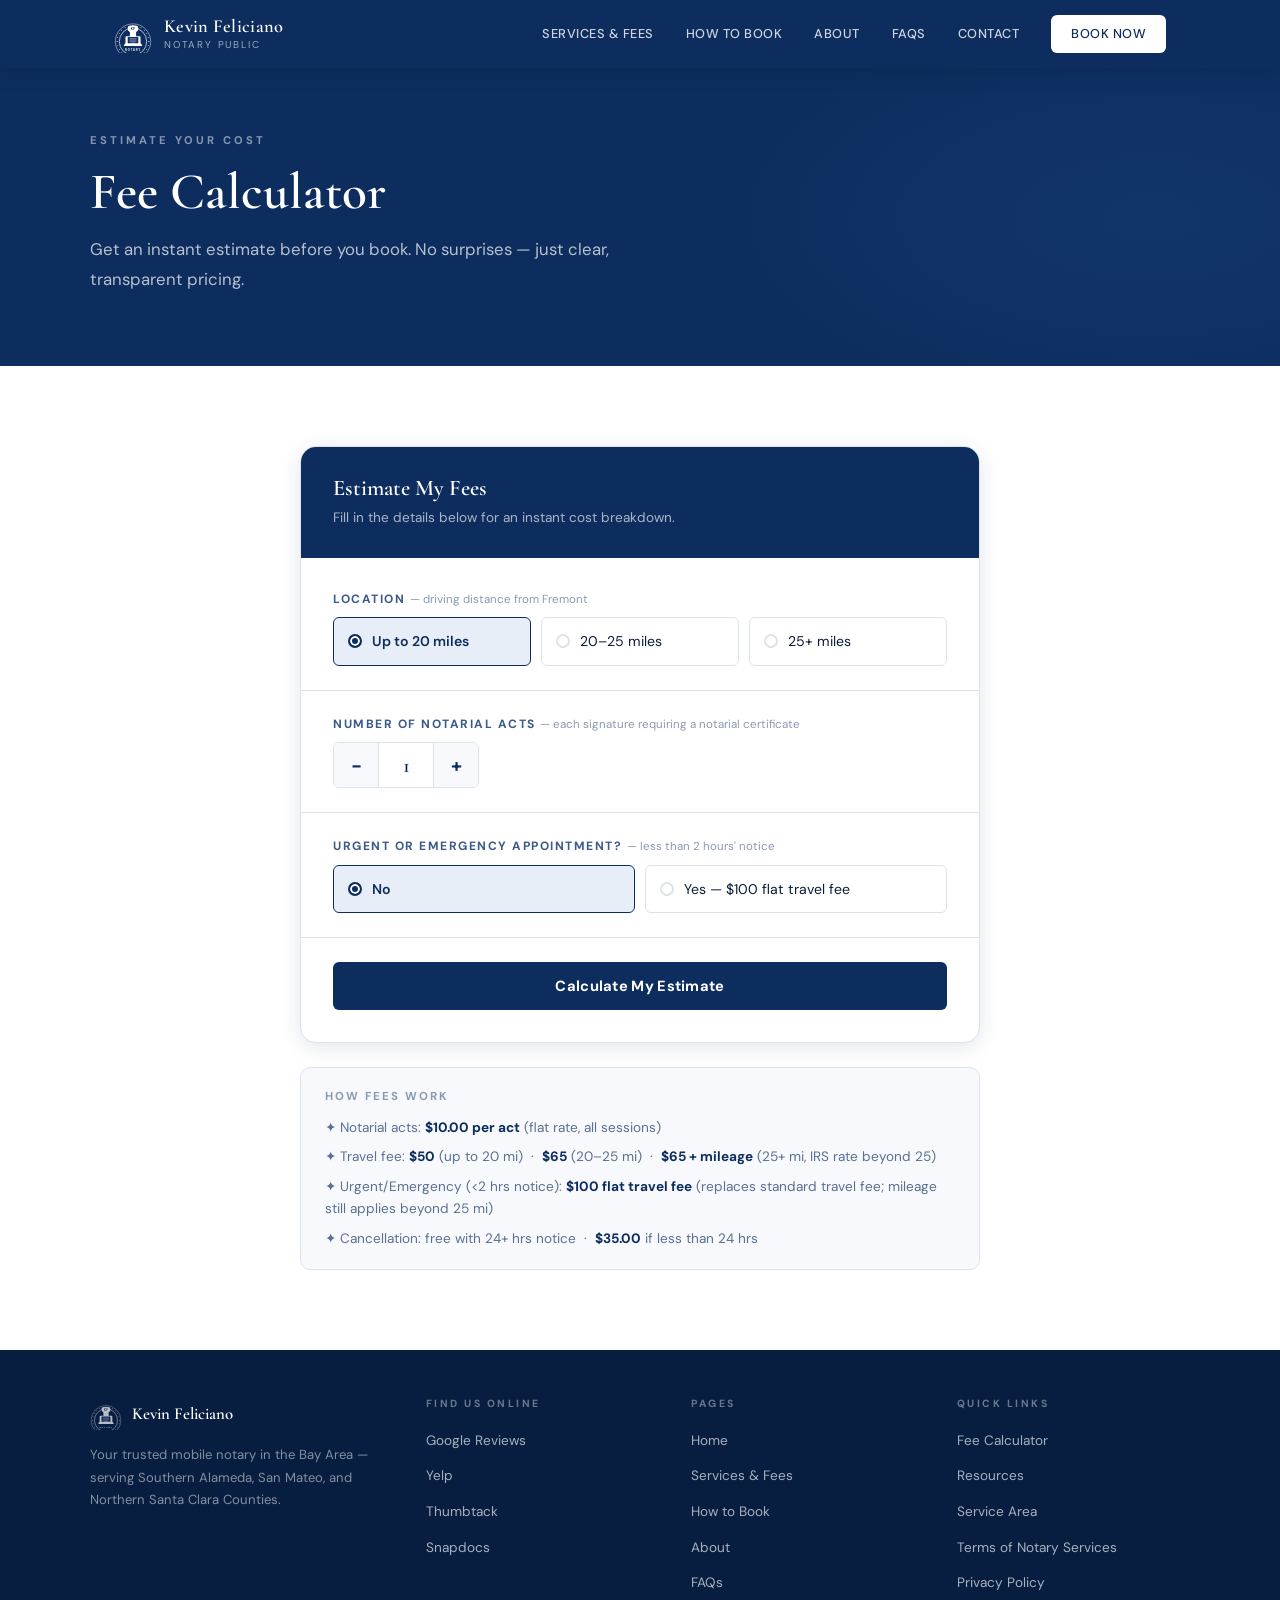
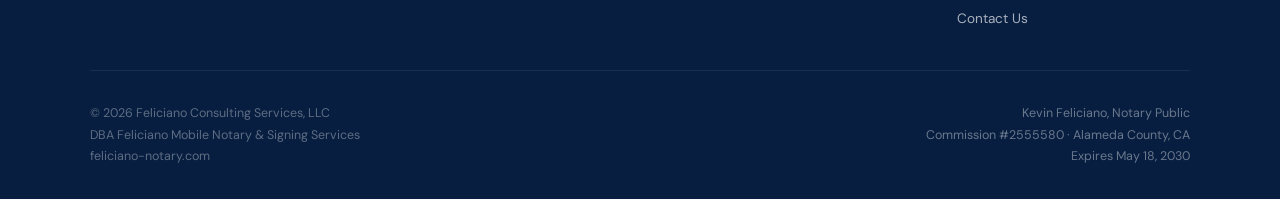
<file: calculator.html>
<!DOCTYPE html>
<html lang="en">
<head>
  <!-- Google tag (gtag.js) -->
  <script async src="https://www.googletagmanager.com/gtag/js?id=AW-18282682154"></script>
  <script>
    window.dataLayer = window.dataLayer || [];
    function gtag(){dataLayer.push(arguments);}
    gtag('js', new Date());

    gtag('config', 'AW-18282682154');
  </script>
  <meta charset="UTF-8"/>
  <meta name="viewport" content="width=device-width, initial-scale=1.0"/>
  <meta name="description" content="Estimate your mobile notary fees — Kevin Feliciano, Notary Public, Fremont CA. Calculate notarial act fees and travel fees instantly."/>
  <title>Fee Calculator | Feliciano Mobile Notary</title>
  <link rel="stylesheet" href="css/style.css"/>
  <link rel="icon" type="image/png" href="images/favicon-32.png"/>
  <style>
    .calc-wrap {
      max-width: 680px;
      margin: 0 auto;
    }
    .calc-card {
      background: var(--white);
      border: 1px solid var(--border);
      border-radius: var(--radius-lg);
      overflow: hidden;
      box-shadow: var(--shadow-md);
    }
    .calc-header {
      background: var(--navy);
      padding: 28px 32px;
      display: flex;
      align-items: center;
      gap: 16px;
    }
    .calc-header h2 {
      color: white;
      font-size: 1.4rem;
      margin: 0;
    }
    .calc-header p {
      color: rgba(255,255,255,0.65);
      font-size: 0.85rem;
      margin-top: 4px;
    }
    .calc-body {
      padding: 32px;
      display: flex;
      flex-direction: column;
      gap: 24px;
    }
    .calc-field {
      display: flex;
      flex-direction: column;
      gap: 8px;
    }
    .calc-label {
      font-size: 0.75rem;
      font-weight: 700;
      letter-spacing: 1.5px;
      text-transform: uppercase;
      color: var(--text-mid);
    }
    .calc-label span {
      font-weight: 400;
      text-transform: none;
      letter-spacing: 0;
      color: var(--text-muted);
      font-size: 0.72rem;
    }
    .calc-select, .calc-input {
      width: 100%;
      padding: 12px 14px;
      border: 1.5px solid var(--border);
      border-radius: var(--radius-sm);
      font-family: var(--font-body);
      font-size: 0.92rem;
      color: var(--text-dark);
      background: var(--white);
      outline: none;
      transition: border-color 0.2s;
      appearance: none;
      -webkit-appearance: none;
      cursor: pointer;
    }
    .calc-select:focus, .calc-input:focus {
      border-color: var(--navy);
    }
    .select-wrap {
      position: relative;
    }
    .select-wrap::after {
      content: '▾';
      position: absolute;
      right: 14px;
      top: 50%;
      transform: translateY(-50%);
      color: var(--text-muted);
      pointer-events: none;
      font-size: 0.85rem;
    }
    .calc-stepper {
      display: flex;
      align-items: center;
      gap: 0;
      border: 1.5px solid var(--border);
      border-radius: var(--radius-sm);
      overflow: hidden;
      width: fit-content;
    }
    .calc-stepper button {
      width: 44px;
      height: 44px;
      background: var(--off-white);
      border: none;
      font-size: 1.2rem;
      font-weight: 700;
      color: var(--navy);
      cursor: pointer;
      transition: background 0.15s;
      display: flex;
      align-items: center;
      justify-content: center;
      flex-shrink: 0;
    }
    .calc-stepper button:hover { background: var(--light-blue); }
    .calc-stepper button:active { background: var(--border); }
    .calc-stepper-val {
      min-width: 56px;
      text-align: center;
      font-family: var(--font-display);
      font-size: 1.3rem;
      font-weight: 600;
      color: var(--navy);
      padding: 0 8px;
      border-left: 1px solid var(--border);
      border-right: 1px solid var(--border);
      height: 44px;
      display: flex;
      align-items: center;
      justify-content: center;
    }
    .calc-divider {
      border: none;
      border-top: 1px solid var(--border);
      margin: 0 -32px;
    }
    .calc-result {
      background: var(--off-white);
      border-radius: var(--radius-md);
      padding: 24px;
      display: none;
    }
    .calc-result.visible { display: block; }
    .calc-result-title {
      font-size: 0.72rem;
      font-weight: 700;
      letter-spacing: 2px;
      text-transform: uppercase;
      color: var(--text-muted);
      margin-bottom: 16px;
    }
    .calc-line {
      display: flex;
      justify-content: space-between;
      align-items: center;
      padding: 10px 0;
      border-bottom: 1px solid var(--border);
      font-size: 0.9rem;
    }
    .calc-line:last-of-type { border-bottom: none; }
    .calc-line-label { color: var(--text-soft); }
    .calc-line-label small {
      display: block;
      font-size: 0.76rem;
      color: var(--text-muted);
      margin-top: 2px;
    }
    .calc-line-val {
      font-weight: 600;
      color: var(--navy);
      font-family: var(--font-display);
      font-size: 1.1rem;
    }
    .calc-line-val.waived {
      color: var(--green);
      font-family: var(--font-body);
      font-size: 0.88rem;
      font-weight: 600;
    }
    .calc-total {
      display: flex;
      justify-content: space-between;
      align-items: center;
      padding: 16px 0 0;
      margin-top: 8px;
      border-top: 2px solid var(--navy);
    }
    .calc-total-label {
      font-weight: 700;
      font-size: 0.9rem;
      color: var(--navy);
      text-transform: uppercase;
      letter-spacing: 1px;
    }
    .calc-total-val {
      font-family: var(--font-display);
      font-size: 2rem;
      font-weight: 700;
      color: var(--navy);
    }
    .calc-disclaimer {
      font-size: 0.78rem;
      color: var(--text-muted);
      margin-top: 14px;
      line-height: 1.6;
    }
    .calc-cta {
      margin-top: 16px;
    }
    .calc-btn {
      width: 100%;
      padding: 14px;
      background: var(--navy);
      color: white;
      border: none;
      border-radius: var(--radius-sm);
      font-family: var(--font-body);
      font-size: 0.92rem;
      font-weight: 700;
      cursor: pointer;
      transition: background 0.2s, transform 0.15s;
      letter-spacing: 0.3px;
    }
    .calc-btn:hover { background: var(--navy-dark); transform: translateY(-1px); }
    .calc-btn:active { transform: translateY(0); }
    .waived-badge {
      display: inline-flex;
      align-items: center;
      gap: 4px;
      background: #e8f5ee;
      color: var(--green);
      font-size: 0.72rem;
      font-weight: 700;
      letter-spacing: 1px;
      text-transform: uppercase;
      padding: 3px 8px;
      border-radius: 20px;
      margin-left: 8px;
    }
    .radio-group {
      display: grid;
      grid-template-columns: repeat(auto-fit, minmax(140px, 1fr));
      gap: 10px;
    }
    .radio-option {
      position: relative;
    }
    .radio-option input {
      position: absolute;
      opacity: 0;
      width: 0;
      height: 0;
    }
    .radio-option label {
      display: flex;
      align-items: center;
      gap: 10px;
      padding: 12px 14px;
      border: 1.5px solid var(--border);
      border-radius: var(--radius-sm);
      cursor: pointer;
      font-size: 0.88rem;
      color: var(--text-dark);
      transition: all 0.15s;
      background: var(--white);
    }
    .radio-option input:checked + label {
      border-color: var(--navy);
      background: var(--light-blue);
      color: var(--navy);
      font-weight: 600;
    }
    .radio-dot {
      width: 14px;
      height: 14px;
      border: 2px solid var(--border);
      border-radius: 50%;
      flex-shrink: 0;
      transition: all 0.15s;
    }
    .radio-option input:checked + label .radio-dot {
      border-color: var(--navy);
      background: var(--navy);
      box-shadow: inset 0 0 0 2px white;
    }
    @media(max-width:600px) {
      .calc-body { padding: 20px; }
      .calc-header { padding: 20px; }
      .radio-group { grid-template-columns: 1fr; }
      .calc-divider { margin: 0 -20px; }
    }
  </style>
<!-- Built: 2026-06-03 -->
<script type="application/ld+json">
{
  "@context": "https://schema.org",
  "@type": [
    "LegalService",
    "ProfessionalService"
  ],
  "name": "Feliciano Mobile Notary & Signing Services",
  "legalName": "Feliciano Consulting Services, LLC",
  "description": "Professional mobile notary services in Fremont, CA and the surrounding Bay Area. Available evenings, weekends, and holidays. Serving Southern Alameda and Northern Santa Clara Counties.",
  "url": "https://www.feliciano-notary.com",
  "founder": {
    "@type": "Person",
    "name": "Kevin Feliciano"
  },
  "areaServed": [
    {
      "@type": "City",
      "name": "Fremont"
    },
    {
      "@type": "City",
      "name": "Newark"
    },
    {
      "@type": "City",
      "name": "Union City"
    },
    {
      "@type": "City",
      "name": "Hayward"
    },
    {
      "@type": "City",
      "name": "Milpitas"
    },
    {
      "@type": "City",
      "name": "San Jose"
    },
    {
      "@type": "City",
      "name": "Sunnyvale"
    },
    {
      "@type": "City",
      "name": "Santa Clara"
    },
    {
      "@type": "City",
      "name": "Castro Valley"
    },
    {
      "@type": "City",
      "name": "San Leandro"
    },
    {
      "@type": "City",
      "name": "Sunol"
    },
    {
      "@type": "City",
      "name": "San Lorenzo"
    },
    {
      "@type": "City",
      "name": "Mountain View"
    },
    {
      "@type": "City",
      "name": "Menlo Park"
    },
    {
      "@type": "City",
      "name": "Palo Alto"
    },
    {
      "@type": "City",
      "name": "Redwood City"
    },
    {
      "@type": "City",
      "name": "San Mateo"
    },
    {
      "@type": "City",
      "name": "Dublin"
    },
    {
      "@type": "City",
      "name": "Pleasanton"
    },
    {
      "@type": "City",
      "name": "Livermore"
    },
    {
      "@type": "City",
      "name": "San Ramon"
    }
  ],
  "serviceArea": {
    "@type": "GeoCircle",
    "geoMidpoint": {
      "@type": "GeoCoordinates",
      "latitude": 37.5485,
      "longitude": -121.9886
    },
    "geoRadius": "24140"
  },
  "priceRange": "$$",
  "paymentAccepted": "Cash, Check, Card",
  "openingHours": [
    "Sa 09:00-21:00",
    "Su 09:00-21:00",
    "Mo-Fr 18:00-00:00"
  ],
  "sameAs": [
    "https://share.google/cFku8jRMLi86PtdLI",
    "https://www.yelp.com/biz/feliciano-mobile-notary-and-signing-services-fremont-3",
    "https://www.thumbtack.com/ca/fremont/notary-public/feliciano-mobile-notary-signing-services/service/584774308005511186",
    "https://notary.snapdocs.com/notary-public/california/fremont/kevin-feliciano"
  ],
  "makesOffer": [
    {
      "@type": "Offer",
      "itemOffered": {
        "@type": "Service",
        "name": "Acknowledgment"
      }
    },
    {
      "@type": "Offer",
      "itemOffered": {
        "@type": "Service",
        "name": "Jurat"
      }
    },
    {
      "@type": "Offer",
      "itemOffered": {
        "@type": "Service",
        "name": "Certified Copy of Power of Attorney"
      }
    },
    {
      "@type": "Offer",
      "itemOffered": {
        "@type": "Service",
        "name": "Loan Signing Services"
      }
    }
  ]
}
</script>
</head>
<body>

<nav class="nav">
  <div class="nav-inner">
    <a href="index.html" class="nav-brand">
      <svg class="logo-mark" width="38" height="38" viewBox="-43 -58 86 82">
        <circle cx="0" cy="0" r="40" fill="none" stroke="white" stroke-width="1"/>
        <g fill="white"><circle cx="0" cy="-36" r="1.3"/><circle cx="9.3" cy="-34.8" r="1.1"/><circle cx="18" cy="-31.2" r="1.1"/><circle cx="25.5" cy="-25.5" r="1.1"/><circle cx="31.2" cy="-18" r="1.1"/><circle cx="34.8" cy="-9.3" r="1.1"/><circle cx="36" cy="0" r="1.3"/><circle cx="34.8" cy="9.3" r="1.1"/><circle cx="31.2" cy="18" r="1.1"/><circle cx="25.5" cy="25.5" r="1.1"/><circle cx="18" cy="31.2" r="1.1"/><circle cx="9.3" cy="34.8" r="1.1"/><circle cx="0" cy="36" r="1.3"/><circle cx="-9.3" cy="34.8" r="1.1"/><circle cx="-18" cy="31.2" r="1.1"/><circle cx="-25.5" cy="25.5" r="1.1"/><circle cx="-31.2" cy="18" r="1.1"/><circle cx="-34.8" cy="9.3" r="1.1"/><circle cx="-36" cy="0" r="1.3"/><circle cx="-34.8" cy="-9.3" r="1.1"/><circle cx="-31.2" cy="-18" r="1.1"/><circle cx="-25.5" cy="-25.5" r="1.1"/><circle cx="-18" cy="-31.2" r="1.1"/><circle cx="-9.3" cy="-34.8" r="1.1"/></g>
        <circle cx="0" cy="0" r="31" fill="none" stroke="white" stroke-width="1.5"/>
        <path d="M-21,10 L-18,4 L18,4 L21,10 Z" fill="white"/><rect x="-17" y="-12" width="34" height="18" rx="2" fill="white"/><rect x="-7" y="-24" width="14" height="14" rx="2" fill="white"/><rect x="-12" y="-36" width="24" height="14" rx="7" fill="white"/>
        <text x="0" y="-26" font-family="Arial,sans-serif" font-size="7" font-weight="700" fill="#0d2d5e" text-anchor="middle" letter-spacing="0.5">KF</text>
        <rect x="-12" y="-10" width="24" height="14" rx="1" fill="#0d2d5e"/><line x1="-8" y1="-6" x2="8" y2="-6" stroke="white" stroke-width="1.3"/><line x1="-8" y1="-1" x2="8" y2="-1" stroke="white" stroke-width="1.3"/><line x1="-5" y1="4" x2="5" y2="4" stroke="white" stroke-width="1.3"/>
        <text x="0" y="21" font-family="Arial,sans-serif" font-size="6" font-weight="700" fill="white" letter-spacing="2" text-anchor="middle">NOTARY</text>
      </svg>
      <div class="nav-wordmark"><span class="name">Kevin Feliciano</span><span class="sub">Notary Public</span></div>
    </a>
    <div class="nav-links">
      <div class="nav-dropdown">
        <a href="services.html">Services &amp; Fees</a>
        <div class="nav-dropdown-menu">
          <a href="services.html">Services &amp; Fees</a>
          <a href="service-area.html">Service Area</a>
          <a href="calculator.html" class="active">Fee Calculator</a>
          <a href="resources.html">Resources</a>
        </div>
      </div>
      <a href="book.html">How to Book</a>
      <div class="nav-dropdown">
        <a href="about.html">About</a>
        <div class="nav-dropdown-menu">
          <a href="about.html">About</a>
          <a href="contact.html">Contact</a>
          <a href="service-area.html">Service Area</a>
          <a href="terms.html">Full Terms</a>
        </div>
      </div>
      <a href="faq.html">FAQs</a>
      <a href="contact.html">Contact</a>
      <a href="book.html" class="nav-cta" style="color:#0d2d5e">Book Now</a>
    </div>
    <button class="nav-mobile-toggle" aria-label="Menu"><span></span><span></span><span></span></button>
  </div>
</nav>

<section class="page-hero">
  <div class="page-hero-inner">
    <span class="eyebrow" style="color:rgba(255,255,255,0.5)">Estimate Your Cost</span>
    <h1>Fee Calculator</h1>
    <p>Get an instant estimate before you book. No surprises — just clear, transparent pricing.</p>
  </div>
</section>

<section class="section">
  <div class="container">
    <div class="calc-wrap">

      <div class="calc-card">
        <div class="calc-header">
          <div>
            <h2>Estimate My Fees</h2>
            <p>Fill in the details below for an instant cost breakdown.</p>
          </div>
        </div>

        <div class="calc-body">

          <!-- Location -->
          <div class="calc-field">
            <div class="calc-label">Location <span>— driving distance from Fremont</span></div>
            <div class="radio-group">
              <div class="radio-option">
                <input type="radio" name="location" id="loc-within" value="within" checked/>
                <label for="loc-within"><span class="radio-dot"></span>Up to 20 miles</label>
              </div>
              <div class="radio-option">
                <input type="radio" name="location" id="loc-mid" value="mid"/>
                <label for="loc-mid"><span class="radio-dot"></span>20&ndash;25 miles</label>
              </div>
              <div class="radio-option">
                <input type="radio" name="location" id="loc-beyond" value="beyond"/>
                <label for="loc-beyond"><span class="radio-dot"></span>25+ miles</label>
              </div>
            </div>
          </div>

          <!-- Beyond 25 miles extra mileage -->
          <div class="calc-field" id="mileage-field" style="display:none">
            <div class="calc-label">Additional miles beyond 25 <span>&mdash; one way</span></div>
            <div class="calc-stepper">
              <button type="button" onclick="stepMiles(-1)">&minus;</button>
              <input type="number" id="miles-val" min="1" max="100" value="5" oninput="milesInput()" style="width:56px;text-align:center;font-family:'Cormorant Garamond',serif;font-size:1.3rem;font-weight:600;color:var(--navy);border:none;border-left:1px solid var(--border);border-right:1px solid var(--border);height:44px;outline:none;-moz-appearance:textfield;background:white;padding:0"/>
              <button type="button" onclick="stepMiles(1)">+</button>
            </div>
          </div>

          <hr class="calc-divider"/>

          <!-- Number of notarial acts -->
          <div class="calc-field">
            <div class="calc-label">Number of notarial acts <span>— each signature requiring a notarial certificate</span></div>
            <div class="calc-stepper">
              <button type="button" onclick="stepActs(-1)">−</button>
              <input type="number" id="acts-val" min="1" max="20" value="1" oninput="actsInput()" style="width:56px;text-align:center;font-family:'Cormorant Garamond',serif;font-size:1.3rem;font-weight:600;color:var(--navy);border:none;border-left:1px solid var(--border);border-right:1px solid var(--border);height:44px;outline:none;-moz-appearance:textfield;background:white;padding:0;display:flex;align-items:center;justify-content:center"/>
              <button type="button" onclick="stepActs(1)">+</button>
            </div>
          </div>

          <hr class="calc-divider"/>

          <!-- Urgent / Emergency -->
          <div class="calc-field">
            <div class="calc-label">Urgent or emergency appointment? <span>— less than 2 hours' notice</span></div>
            <div class="radio-group">
              <div class="radio-option">
                <input type="radio" name="urgent" id="urgent-no" value="no" checked/>
                <label for="urgent-no"><span class="radio-dot"></span>No</label>
              </div>
              <div class="radio-option">
                <input type="radio" name="urgent" id="urgent-yes" value="yes"/>
                <label for="urgent-yes"><span class="radio-dot"></span>Yes &mdash; $100 flat travel fee</label>
              </div>
            </div>
          </div>

          <hr class="calc-divider"/>

          <!-- Calculate button -->
          <button class="calc-btn" onclick="calculate()">Calculate My Estimate</button>

          <!-- Result -->
          <div class="calc-result" id="calc-result">
            <div class="calc-result-title">Estimated Fee Breakdown</div>

            <div class="calc-line" id="line-acts">
              <div class="calc-line-label">
                Notarial acts
                <small id="acts-detail"></small>
              </div>
              <div class="calc-line-val" id="val-acts"></div>
            </div>

            <div class="calc-line" id="line-travel">
              <div class="calc-line-label">
                Travel fee
                <small id="travel-detail"></small>
              </div>
              <div class="calc-line-val" id="val-travel"></div>
            </div>

            <div class="calc-line" id="line-mileage" style="display:none">
              <div class="calc-line-label">
                Additional mileage
                <small id="mileage-detail"></small>
              </div>
              <div class="calc-line-val" id="val-mileage"></div>
            </div>

            <div class="calc-total">
              <div class="calc-total-label">Estimated Total</div>
              <div class="calc-total-val" id="val-total"></div>
            </div>

            <p class="calc-disclaimer" id="calc-disclaimer"></p>

            <div class="calc-cta">
              <a href="book.html" class="btn btn-primary" style="display:block;text-align:center;width:100%">Book an Appointment →</a>
            </div>
          </div>

        </div>
      </div>

      <!-- Info box -->
      <div style="margin-top:24px;background:var(--off-white);border:1px solid var(--border);border-radius:var(--radius-md);padding:20px 24px">
        <div style="font-size:0.72rem;font-weight:700;letter-spacing:2px;text-transform:uppercase;color:var(--text-muted);margin-bottom:10px">How fees work</div>
        <div style="display:flex;flex-direction:column;gap:8px;font-size:0.85rem;color:var(--text-soft)">
          <div>✦ Notarial acts: <strong style="color:var(--navy)">$10.00 per act</strong> (flat rate, all sessions)</div>
          <div>✦ Travel fee: <strong style="color:var(--navy)">$50</strong> (up to 20 mi) &nbsp;·&nbsp; <strong style="color:var(--navy)">$65</strong> (20&ndash;25 mi) &nbsp;·&nbsp; <strong style="color:var(--navy)">$65 + mileage</strong> (25+ mi, IRS rate beyond 25)</div>
          <div>✦ Urgent/Emergency (&lt;2 hrs notice): <strong style="color:var(--navy)">$100 flat travel fee</strong> (replaces standard travel fee; mileage still applies beyond 25 mi)</div>
          <div>✦ Cancellation: free with 24+ hrs notice &nbsp;·&nbsp; <strong style="color:var(--navy)">$35.00</strong> if less than 24 hrs</div>
        </div>
      </div>

    </div>
  </div>
</section>

<footer class="footer">
  <div class="footer-inner">
    <div class="footer-top">
      <div class="footer-brand">
        <div style="display:flex;align-items:center;gap:10px">
          <svg width="32" height="32" viewBox="-43 -58 86 82" opacity="0.7">
            <circle cx="0" cy="0" r="40" fill="none" stroke="white" stroke-width="1"/>
            <g fill="white"><circle cx="0" cy="-36" r="1.3"/><circle cx="9.3" cy="-34.8" r="1.1"/><circle cx="18" cy="-31.2" r="1.1"/><circle cx="25.5" cy="-25.5" r="1.1"/><circle cx="31.2" cy="-18" r="1.1"/><circle cx="34.8" cy="-9.3" r="1.1"/><circle cx="36" cy="0" r="1.3"/><circle cx="34.8" cy="9.3" r="1.1"/><circle cx="31.2" cy="18" r="1.1"/><circle cx="25.5" cy="25.5" r="1.1"/><circle cx="18" cy="31.2" r="1.1"/><circle cx="9.3" cy="34.8" r="1.1"/><circle cx="0" cy="36" r="1.3"/><circle cx="-9.3" cy="34.8" r="1.1"/><circle cx="-18" cy="31.2" r="1.1"/><circle cx="-25.5" cy="25.5" r="1.1"/><circle cx="-31.2" cy="18" r="1.1"/><circle cx="-34.8" cy="9.3" r="1.1"/><circle cx="-36" cy="0" r="1.3"/><circle cx="-34.8" cy="-9.3" r="1.1"/><circle cx="-31.2" cy="-18" r="1.1"/><circle cx="-25.5" cy="-25.5" r="1.1"/><circle cx="-18" cy="-31.2" r="1.1"/><circle cx="-9.3" cy="-34.8" r="1.1"/></g>
            <circle cx="0" cy="0" r="31" fill="none" stroke="white" stroke-width="1.5"/>
            <path d="M-21,10 L-18,4 L18,4 L21,10 Z" fill="white"/><rect x="-17" y="-12" width="34" height="18" rx="2" fill="white"/><rect x="-7" y="-24" width="14" height="14" rx="2" fill="white"/><rect x="-12" y="-36" width="24" height="14" rx="7" fill="white"/>
            <text x="0" y="-26" font-family="Arial,sans-serif" font-size="7" font-weight="700" fill="#0d2d5e" text-anchor="middle" letter-spacing="0.5">KF</text>
            <rect x="-12" y="-10" width="24" height="14" rx="1" fill="#0d2d5e"/><line x1="-8" y1="-6" x2="8" y2="-6" stroke="white" stroke-width="1.3"/><line x1="-8" y1="-1" x2="8" y2="-1" stroke="white" stroke-width="1.3"/><line x1="-5" y1="4" x2="5" y2="4" stroke="white" stroke-width="1.3"/>
            <text x="0" y="21" font-family="Arial,sans-serif" font-size="6" font-weight="700" fill="white" letter-spacing="2" text-anchor="middle">NOTARY</text>
          </svg>
          <div style="color:white;font-family:'Cormorant Garamond',serif;font-size:1.05rem;font-weight:600">Kevin Feliciano</div>
        </div>
        <p class="tagline">Your trusted mobile notary in the Bay Area — serving Southern Alameda, San Mateo, and Northern Santa Clara Counties.</p>
      </div>
      <div class="footer-col">
        <h4>Find Us Online</h4>
        <ul>
          <li><a href="https://share.google/cFku8jRMLi86PtdLI" target="_blank" rel="noopener noreferrer">Google Reviews</a></li>
          <li><a href="https://www.yelp.com/biz/feliciano-mobile-notary-and-signing-services-fremont-3" target="_blank" rel="noopener noreferrer">Yelp</a></li>
          <li><a href="https://www.thumbtack.com/ca/fremont/notary-public/feliciano-mobile-notary-signing-services/service/584774308005511186" target="_blank" rel="noopener noreferrer">Thumbtack</a></li>
          <li><a href="https://notary.snapdocs.com/notary-public/california/fremont/kevin-feliciano" target="_blank" rel="noopener noreferrer">Snapdocs</a></li>
        </ul>
      </div>
      <div class="footer-col">
        <h4>Pages</h4>
        <ul>
          <li><a href="index.html">Home</a></li>
          <li><a href="services.html">Services &amp; Fees</a></li>
          <li><a href="book.html">How to Book</a></li>
          <li><a href="about.html">About</a></li>
          <li><a href="faq.html">FAQs</a></li>
        </ul>
      </div>
      <div class="footer-col">
        <h4>Quick Links</h4>
        <ul>
          <li><a href="calculator.html">Fee Calculator</a></li>
          <li><a href="resources.html">Resources</a></li>
          <li><a href="service-area.html">Service Area</a></li>
          <li><a href="terms.html">Terms of Notary Services</a></li>
          <li><a href="privacy.html">Privacy Policy</a></li>
          <li><a href="contact.html">Contact Us</a></li>
        </ul>
      </div>
    </div>
    <div class="footer-bottom">
      <p class="footer-copyright">&copy; 2026 Feliciano Consulting Services, LLC<br>DBA Feliciano Mobile Notary &amp; Signing Services<br>feliciano-notary.com</p>
      <p class="footer-commission">Kevin Feliciano, Notary Public<br>Commission #2555580 &middot; Alameda County, CA<br>Expires May 18, 2030</p>
    </div>
  </div>
</footer>

<script src="js/main.js"></script>
<script>
  const IRS_RATE = 0.725;
  let acts  = 1;
  let miles = 5;

  function stepActs(delta) {
    acts = Math.max(1, Math.min(20, acts + delta));
    document.getElementById('acts-val').value = acts;
    if (document.getElementById('calc-result').classList.contains('visible')) calculate();
  }
  function actsInput() {
    var v = parseInt(document.getElementById('acts-val').value) || 1;
    acts = Math.max(1, Math.min(20, v));
    document.getElementById('acts-val').value = acts;
    if (document.getElementById('calc-result').classList.contains('visible')) calculate();
  }
  function stepMiles(delta) {
    miles = Math.max(1, Math.min(100, miles + delta));
    document.getElementById('miles-val').value = miles;
    if (document.getElementById('calc-result').classList.contains('visible')) calculate();
  }
  function milesInput() {
    var v = parseInt(document.getElementById('miles-val').value) || 1;
    miles = Math.max(1, Math.min(100, v));
    document.getElementById('miles-val').value = miles;
    if (document.getElementById('calc-result').classList.contains('visible')) calculate();
  }

  document.querySelectorAll('input[name="location"]').forEach(r => {
    r.addEventListener('change', () => {
      const isBeyond = document.getElementById('loc-beyond').checked;
      document.getElementById('mileage-field').style.display = isBeyond ? 'flex' : 'none';
      if (document.getElementById('calc-result').classList.contains('visible')) calculate();
    });
  });

  document.querySelectorAll('input[name="urgent"]').forEach(r => {
    r.addEventListener('change', () => {
      if (document.getElementById('calc-result').classList.contains('visible')) calculate();
    });
  });

  function fmt(n) {
    return n === 0 ? '$0.00' : '$' + n.toFixed(2);
  }

  function calculate() {
    acts  = Math.max(1, Math.min(20, parseInt(document.getElementById('acts-val').value) || 1));
    miles = Math.max(1, Math.min(100, parseInt(document.getElementById('miles-val').value) || 5));

    const locEl  = document.querySelector('input[name="location"]:checked');
    const loc    = locEl ? locEl.value : 'within'; // 'within' | 'mid' | 'beyond'
    const urgentEl = document.querySelector('input[name="urgent"]:checked');
    const urgent = urgentEl ? urgentEl.value === 'yes' : false;

    // ── Acts fee: flat $10/act ────────────────────────────────
    const actsFee   = acts * 10;
    const actsDetail = acts + ' act' + (acts > 1 ? 's' : '') + ' × $10.00';

    // ── Travel fee: distance-based, or $100 flat if urgent ───
    // Standard: $50 (up to 20 mi), $65 (20–25 mi), $65 (25+ mi, + mileage)
    // Urgent:   $100 flat (under 25 mi), $100 + mileage (25+ mi)
    let travelFee, travelDetail;
    if (urgent) {
      travelFee = 100;
      travelDetail = loc === 'beyond'
        ? 'Urgent/emergency — 25+ miles'
        : 'Urgent/emergency appointment';
    } else if (loc === 'within') {
      travelFee = 50;
      travelDetail = 'Up to 20 miles';
    } else if (loc === 'mid') {
      travelFee = 65;
      travelDetail = '20–25 miles';
    } else {
      travelFee = 65;
      travelDetail = '25+ miles (base)';
    }

    // ── Mileage: only applies for the 25+ mile tier ──────────
    let mileageFee = 0, mileageDetail = '';
    if (loc === 'beyond') {
      mileageFee    = parseFloat((miles * IRS_RATE).toFixed(2));
      mileageDetail = miles + ' miles × $' + IRS_RATE + '/mile (IRS rate, beyond 25 mi)';
    }

    const total = actsFee + travelFee + mileageFee;

    // ── Render ───────────────────────────────────────────────
    document.getElementById('acts-detail').textContent   = actsDetail;
    document.getElementById('val-acts').textContent      = fmt(actsFee);

    document.getElementById('travel-detail').textContent = travelDetail;
    document.getElementById('val-travel').textContent    = fmt(travelFee);

    const mileageRow = document.getElementById('line-mileage');
    if (loc === 'beyond') {
      mileageRow.style.display = 'flex';
      document.getElementById('mileage-detail').textContent = mileageDetail;
      document.getElementById('val-mileage').textContent    = fmt(mileageFee);
    } else {
      mileageRow.style.display = 'none';
    }

    document.getElementById('val-total').textContent = fmt(total);

    document.getElementById('calc-disclaimer').textContent = 'This is an estimate based on the information provided. Final fees are confirmed at the time of booking.';

    const resultEl = document.getElementById('calc-result');
    resultEl.classList.add('visible');
    resultEl.scrollIntoView({ behavior: 'smooth', block: 'nearest' });
  }
</script>
</body>
</html>
</file>
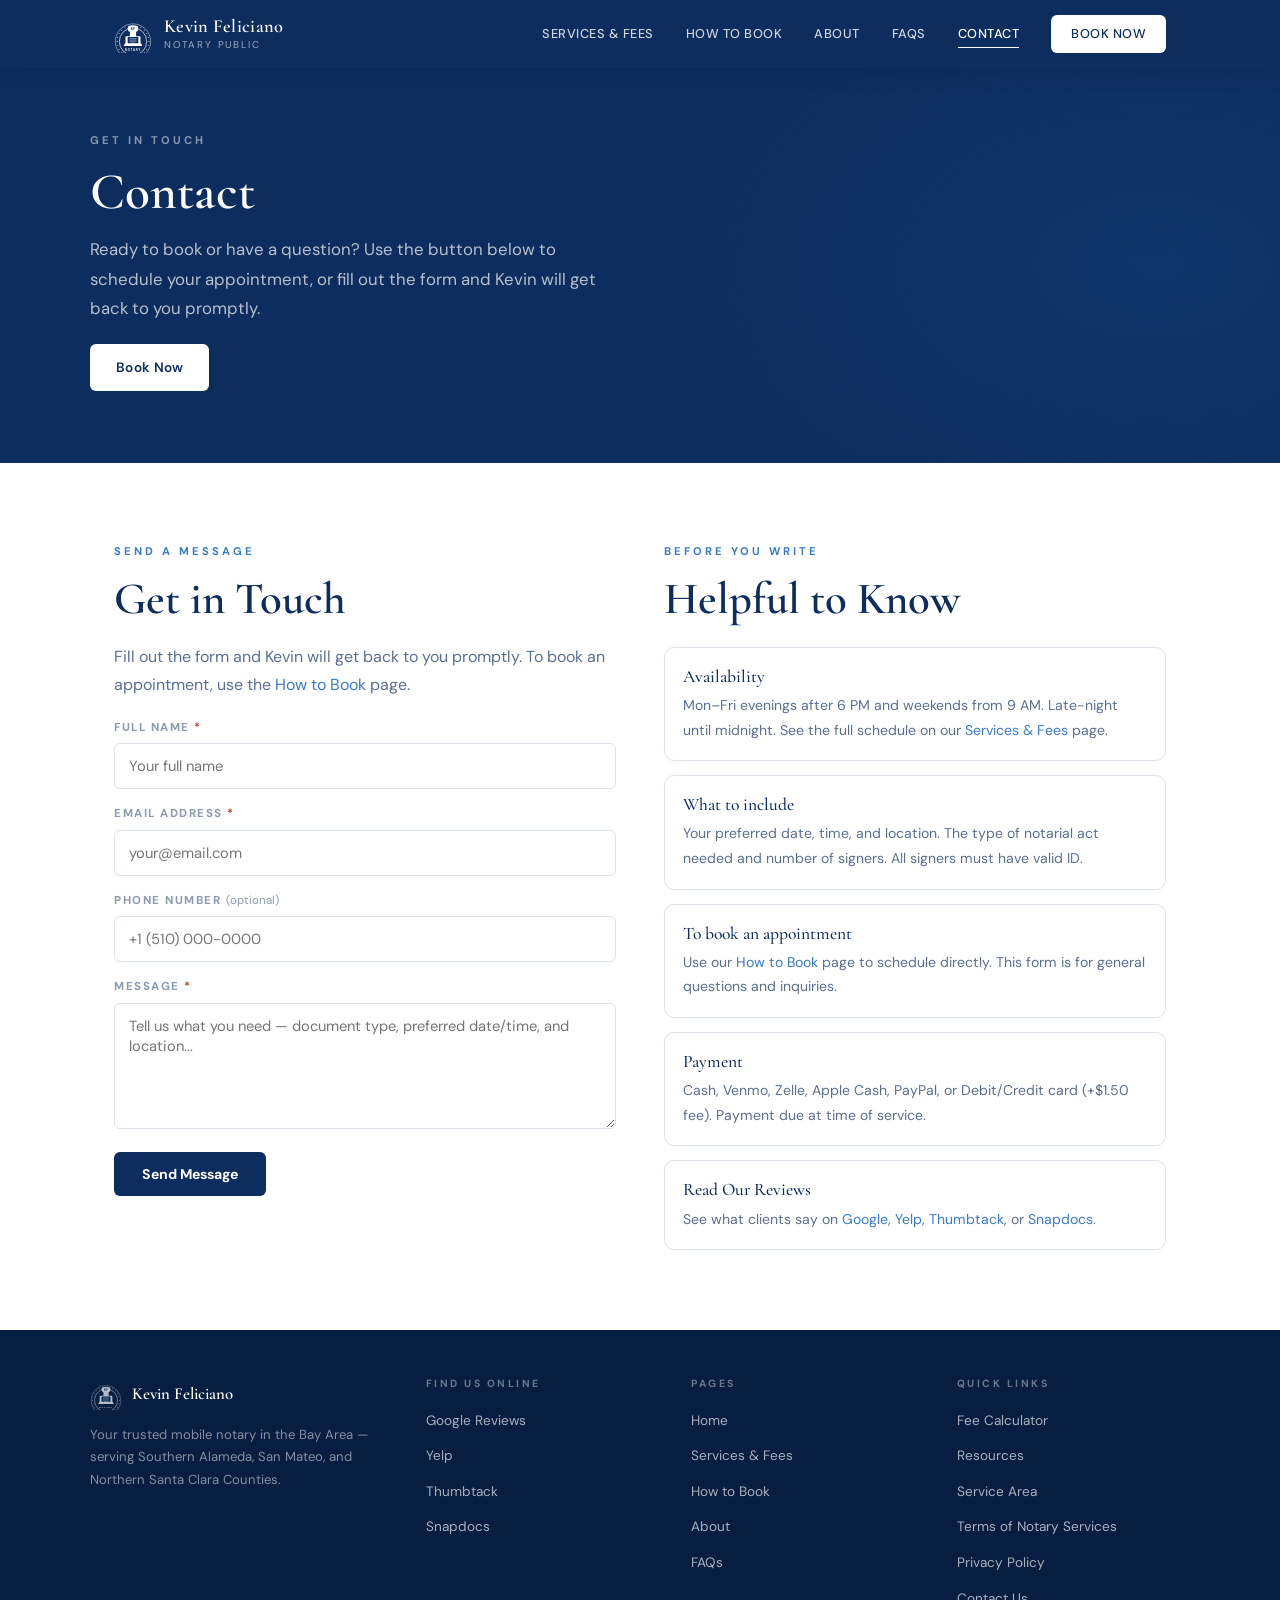
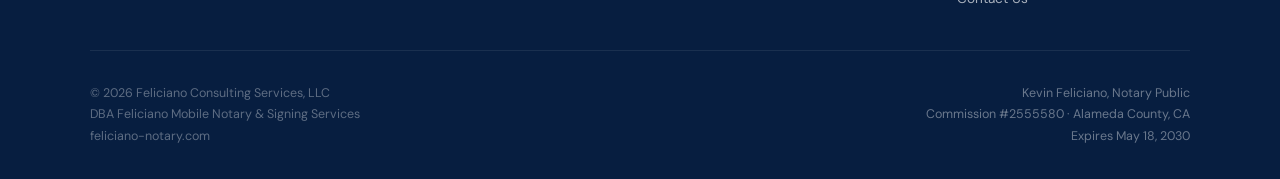
<file: contact.html>
<!DOCTYPE html>
<html lang="en">
<head>
  <!-- Google tag (gtag.js) -->
  <script async src="https://www.googletagmanager.com/gtag/js?id=AW-18282682154"></script>
  <script>
    window.dataLayer = window.dataLayer || [];
    function gtag(){dataLayer.push(arguments);}
    gtag('js', new Date());

    gtag('config', 'AW-18282682154');
  </script>
  <meta charset="UTF-8"/><meta name="viewport" content="width=device-width, initial-scale=1.0"/>
  <meta name="description" content="Contact Kevin Feliciano — Mobile Notary, Fremont CA. Book an appointment or send a message."/>
  <title>Contact | Feliciano Mobile Notary</title>
  <link rel="stylesheet" href="css/style.css"/>
  <link rel="icon" type="image/png" href="images/favicon-32.png"/>
  <!-- Built: 2026-06-03 -->
<script type="application/ld+json">
{
  "@context": "https://schema.org",
  "@type": [
    "LegalService",
    "ProfessionalService"
  ],
  "name": "Feliciano Mobile Notary & Signing Services",
  "legalName": "Feliciano Consulting Services, LLC",
  "description": "Professional mobile notary services in Fremont, CA and the surrounding Bay Area. Available evenings, weekends, and holidays. Serving Southern Alameda and Northern Santa Clara Counties.",
  "url": "https://www.feliciano-notary.com",
  "founder": {
    "@type": "Person",
    "name": "Kevin Feliciano"
  },
  "areaServed": [
    {
      "@type": "City",
      "name": "Fremont"
    },
    {
      "@type": "City",
      "name": "Newark"
    },
    {
      "@type": "City",
      "name": "Union City"
    },
    {
      "@type": "City",
      "name": "Hayward"
    },
    {
      "@type": "City",
      "name": "Milpitas"
    },
    {
      "@type": "City",
      "name": "San Jose"
    },
    {
      "@type": "City",
      "name": "Sunnyvale"
    },
    {
      "@type": "City",
      "name": "Santa Clara"
    },
    {
      "@type": "City",
      "name": "Castro Valley"
    },
    {
      "@type": "City",
      "name": "San Leandro"
    },
    {
      "@type": "City",
      "name": "Sunol"
    },
    {
      "@type": "City",
      "name": "San Lorenzo"
    },
    {
      "@type": "City",
      "name": "Mountain View"
    },
    {
      "@type": "City",
      "name": "Menlo Park"
    },
    {
      "@type": "City",
      "name": "Palo Alto"
    },
    {
      "@type": "City",
      "name": "Redwood City"
    },
    {
      "@type": "City",
      "name": "San Mateo"
    },
    {
      "@type": "City",
      "name": "Dublin"
    },
    {
      "@type": "City",
      "name": "Pleasanton"
    },
    {
      "@type": "City",
      "name": "Livermore"
    },
    {
      "@type": "City",
      "name": "San Ramon"
    }
  ],
  "serviceArea": {
    "@type": "GeoCircle",
    "geoMidpoint": {
      "@type": "GeoCoordinates",
      "latitude": 37.5485,
      "longitude": -121.9886
    },
    "geoRadius": "24140"
  },
  "priceRange": "$$",
  "paymentAccepted": "Cash, Check, Card",
  "openingHours": [
    "Sa 09:00-21:00",
    "Su 09:00-21:00",
    "Mo-Fr 18:00-00:00"
  ],
  "sameAs": [
    "https://share.google/cFku8jRMLi86PtdLI",
    "https://www.yelp.com/biz/feliciano-mobile-notary-and-signing-services-fremont-3",
    "https://www.thumbtack.com/ca/fremont/notary-public/feliciano-mobile-notary-signing-services/service/584774308005511186",
    "https://notary.snapdocs.com/notary-public/california/fremont/kevin-feliciano"
  ],
  "makesOffer": [
    {
      "@type": "Offer",
      "itemOffered": {
        "@type": "Service",
        "name": "Acknowledgment"
      }
    },
    {
      "@type": "Offer",
      "itemOffered": {
        "@type": "Service",
        "name": "Jurat"
      }
    },
    {
      "@type": "Offer",
      "itemOffered": {
        "@type": "Service",
        "name": "Certified Copy of Power of Attorney"
      }
    },
    {
      "@type": "Offer",
      "itemOffered": {
        "@type": "Service",
        "name": "Loan Signing Services"
      }
    }
  ]
}
</script>
</head>
<body>
<nav class="nav">
  <div class="nav-inner">
    <a href="index.html" class="nav-brand">
      <svg class="logo-mark" width="38" height="38" viewBox="-43 -58 86 82">
        <circle cx="0" cy="0" r="40" fill="none" stroke="white" stroke-width="1"/>
        <g fill="white"><circle cx="0" cy="-36" r="1.3"/><circle cx="9.3" cy="-34.8" r="1.1"/><circle cx="18" cy="-31.2" r="1.1"/><circle cx="25.5" cy="-25.5" r="1.1"/><circle cx="31.2" cy="-18" r="1.1"/><circle cx="34.8" cy="-9.3" r="1.1"/><circle cx="36" cy="0" r="1.3"/><circle cx="34.8" cy="9.3" r="1.1"/><circle cx="31.2" cy="18" r="1.1"/><circle cx="25.5" cy="25.5" r="1.1"/><circle cx="18" cy="31.2" r="1.1"/><circle cx="9.3" cy="34.8" r="1.1"/><circle cx="0" cy="36" r="1.3"/><circle cx="-9.3" cy="34.8" r="1.1"/><circle cx="-18" cy="31.2" r="1.1"/><circle cx="-25.5" cy="25.5" r="1.1"/><circle cx="-31.2" cy="18" r="1.1"/><circle cx="-34.8" cy="9.3" r="1.1"/><circle cx="-36" cy="0" r="1.3"/><circle cx="-34.8" cy="-9.3" r="1.1"/><circle cx="-31.2" cy="-18" r="1.1"/><circle cx="-25.5" cy="-25.5" r="1.1"/><circle cx="-18" cy="-31.2" r="1.1"/><circle cx="-9.3" cy="-34.8" r="1.1"/></g>
        <circle cx="0" cy="0" r="31" fill="none" stroke="white" stroke-width="1.5"/>
        <path d="M-21,10 L-18,4 L18,4 L21,10 Z" fill="white"/><rect x="-17" y="-12" width="34" height="18" rx="2" fill="white"/><rect x="-7" y="-24" width="14" height="14" rx="2" fill="white"/><rect x="-12" y="-36" width="24" height="14" rx="7" fill="white"/>
        <text x="0" y="-26" font-family="Arial,sans-serif" font-size="7" font-weight="700" fill="#0d2d5e" text-anchor="middle" letter-spacing="0.5">KF</text>
        <rect x="-12" y="-10" width="24" height="14" rx="1" fill="#0d2d5e"/><line x1="-8" y1="-6" x2="8" y2="-6" stroke="white" stroke-width="1.3"/><line x1="-8" y1="-1" x2="8" y2="-1" stroke="white" stroke-width="1.3"/><line x1="-5" y1="4" x2="5" y2="4" stroke="white" stroke-width="1.3"/>
        <text x="0" y="21" font-family="Arial,sans-serif" font-size="6" font-weight="700" fill="white" letter-spacing="2" text-anchor="middle">NOTARY</text>
      </svg>
      <div class="nav-wordmark"><span class="name">Kevin Feliciano</span><span class="sub">Notary Public</span></div>
    </a>
    <div class="nav-links">
      <div class="nav-dropdown">
        <a href="services.html">Services &amp; Fees</a>
        <div class="nav-dropdown-menu">
          <a href="services.html">Services &amp; Fees</a>
          <a href="service-area.html">Service Area</a>
          <a href="calculator.html">Fee Calculator</a>
          <a href="resources.html">Resources</a>
        </div>
      </div>
      <a href="book.html">How to Book</a>
      <div class="nav-dropdown">
        <a href="about.html">About</a>
        <div class="nav-dropdown-menu">
          <a href="about.html">About</a>
          <a href="contact.html">Contact</a>
          <a href="service-area.html">Service Area</a>
          <a href="terms.html">Full Terms</a>
        </div>
      </div>
      <a href="faq.html">FAQs</a>
      <a href="contact.html" class="active">Contact</a>
      <a href="book.html" class="nav-cta" style="color:#0d2d5e">Book Now</a>
    </div>
    <button class="nav-mobile-toggle" aria-label="Menu"><span></span><span></span><span></span></button>
  </div>
</nav>

<section class="page-hero">
  <div class="page-hero-inner">
    <span class="eyebrow" style="color:rgba(255,255,255,0.5)">Get in Touch</span>
    <h1>Contact</h1>
    <p>Ready to book or have a question? Use the button below to schedule your appointment, or fill out the form and Kevin will get back to you promptly.</p>
    <div style="margin-top:20px">
      <a href="book.html" class="btn btn-white">Book Now</a>
    </div>
  </div>
</section>

<section class="section">
  <div class="container">
    <div class="two-col scroll-reveal">
      <div>
        <span class="eyebrow">Send a Message</span>
        <h2>Get in Touch</h2>
        <p class="mt-16">Fill out the form and Kevin will get back to you promptly. To book an appointment, use the <a href="book.html" style="color:var(--blue-accent)">How to Book</a> page.</p>

        <!-- SKINNED CONTACT FORM — submits to Google Forms backend -->
        <div style="margin-top:20px">
          <div id="form-success" style="display:none;background:#e8f5ee;border:1px solid #a8d5b8;border-radius:var(--radius-md);padding:24px;text-align:center">
            <div style="font-size:1.5rem;margin-bottom:8px">✓</div>
            <div style="font-weight:700;color:#1a7a4a;margin-bottom:4px">Message sent!</div>
            <p style="font-size:0.88rem;color:#2a6a3a;margin:0">Thanks for reaching out — Kevin will get back to you promptly.</p>
          </div>
          <form id="contact-form" style="display:flex;flex-direction:column;gap:16px">
            <div>
              <label style="display:block;font-size:0.72rem;font-weight:700;letter-spacing:1.5px;text-transform:uppercase;color:var(--text-muted);margin-bottom:6px">Full Name <span style="color:#c0392b">*</span></label>
              <input type="text" id="f-name" required placeholder="Your full name" style="width:100%;padding:12px 14px;border:1.5px solid var(--border);border-radius:var(--radius-sm);font-family:var(--font-body);font-size:0.92rem;color:var(--text-dark);background:var(--white);outline:none;transition:border-color 0.2s;box-sizing:border-box" onfocus="this.style.borderColor='#0d2d5e'" onblur="this.style.borderColor='#dde3ea'"/>
            </div>
            <div>
              <label style="display:block;font-size:0.72rem;font-weight:700;letter-spacing:1.5px;text-transform:uppercase;color:var(--text-muted);margin-bottom:6px">Email Address <span style="color:#c0392b">*</span></label>
              <input type="email" id="f-email" required placeholder="your@email.com" style="width:100%;padding:12px 14px;border:1.5px solid var(--border);border-radius:var(--radius-sm);font-family:var(--font-body);font-size:0.92rem;color:var(--text-dark);background:var(--white);outline:none;transition:border-color 0.2s;box-sizing:border-box" onfocus="this.style.borderColor='#0d2d5e'" onblur="this.style.borderColor='#dde3ea'"/>
            </div>
            <div>
              <label style="display:block;font-size:0.72rem;font-weight:700;letter-spacing:1.5px;text-transform:uppercase;color:var(--text-muted);margin-bottom:6px">Phone Number <span style="font-weight:400;text-transform:none;letter-spacing:0;color:var(--text-muted)">(optional)</span></label>
              <input type="tel" id="f-phone" placeholder="+1 (510) 000-0000" style="width:100%;padding:12px 14px;border:1.5px solid var(--border);border-radius:var(--radius-sm);font-family:var(--font-body);font-size:0.92rem;color:var(--text-dark);background:var(--white);outline:none;transition:border-color 0.2s;box-sizing:border-box" onfocus="this.style.borderColor='#0d2d5e'" onblur="this.style.borderColor='#dde3ea'"/>
            </div>
            <div>
              <label style="display:block;font-size:0.72rem;font-weight:700;letter-spacing:1.5px;text-transform:uppercase;color:var(--text-muted);margin-bottom:6px">Message <span style="color:#c0392b">*</span></label>
              <textarea id="f-message" required rows="5" placeholder="Tell us what you need — document type, preferred date/time, and location..." style="width:100%;padding:12px 14px;border:1.5px solid var(--border);border-radius:var(--radius-sm);font-family:var(--font-body);font-size:0.92rem;color:var(--text-dark);background:var(--white);outline:none;transition:border-color 0.2s;resize:vertical;box-sizing:border-box" onfocus="this.style.borderColor='#0d2d5e'" onblur="this.style.borderColor='#dde3ea'"></textarea>
            </div>
            <div id="form-error" style="display:none;background:#fdf0f0;border:1px solid #f5c0c0;border-radius:var(--radius-sm);padding:12px 14px;font-size:0.85rem;color:#c0392b"></div>
            <button type="submit" id="form-submit" style="align-self:flex-start;padding:13px 28px;background:var(--navy);color:white;border:none;border-radius:var(--radius-sm);font-family:var(--font-body);font-size:0.88rem;font-weight:700;cursor:pointer;transition:background 0.2s" onmouseover="this.style.background='#071e40'" onmouseout="this.style.background='#0d2d5e'">Send Message</button>
          </form>
          <script>
          document.getElementById('contact-form').addEventListener('submit', function(e) {
            e.preventDefault();
            var name    = document.getElementById('f-name').value.trim();
            var email   = document.getElementById('f-email').value.trim();
            var phone   = document.getElementById('f-phone').value.trim();
            var message = document.getElementById('f-message').value.trim();
            var errEl   = document.getElementById('form-error');
            if (!name || !email || !message) {
              errEl.textContent = 'Please fill in all required fields.';
              errEl.style.display = 'block';
              return;
            }
            errEl.style.display = 'none';
            var btn = document.getElementById('form-submit');
            btn.textContent = 'Sending...';
            btn.disabled = true;
            var data = new FormData();
            data.append('entry.259391256',  name);
            data.append('entry.443510260',  email);
            data.append('entry.234351170',  phone);
            data.append('entry.1356452976', message);
            fetch('https://docs.google.com/forms/d/e/1FAIpQLSd3a45VRlmTNx4ZY5ZfISApOkY9q1wOJeNzh_JDEA2pAUTVtQ/formResponse', {
              method: 'POST',
              mode: 'no-cors',
              body: data
            }).then(function() {
              document.getElementById('contact-form').style.display = 'none';
              document.getElementById('form-success').style.display = 'block';
            }).catch(function() {
              btn.textContent = 'Send Message';
              btn.disabled = false;
              errEl.textContent = 'Something went wrong. Please try again.';
              errEl.style.display = 'block';
            });
          });
          </script>
        </div>
      </div>

      <div>
        <span class="eyebrow">Before You Write</span>
        <h2>Helpful to Know</h2>
        <div style="display:flex;flex-direction:column;gap:14px;margin-top:20px">
          <div class="card" style="padding:18px">
            <h4 style="color:var(--navy);margin-bottom:6px">Availability</h4>
            <p style="font-size:0.88rem">Mon–Fri evenings after 6 PM and weekends from 9 AM. Late-night until midnight. See the full schedule on our <a href="services.html" style="color:var(--blue-accent)">Services &amp; Fees</a> page.</p>
          </div>
          <div class="card" style="padding:18px">
            <h4 style="color:var(--navy);margin-bottom:6px">What to include</h4>
            <p style="font-size:0.88rem">Your preferred date, time, and location. The type of notarial act needed and number of signers. All signers must have valid ID.</p>
          </div>
          <div class="card" style="padding:18px">
            <h4 style="color:var(--navy);margin-bottom:6px">To book an appointment</h4>
            <p style="font-size:0.88rem">Use our <a href="book.html" style="color:var(--blue-accent)">How to Book</a> page to schedule directly. This form is for general questions and inquiries.</p>
          </div>
          <div class="card" style="padding:18px">
            <h4 style="color:var(--navy);margin-bottom:6px">Payment</h4>
            <p style="font-size:0.88rem">Cash, Venmo, Zelle, Apple Cash, PayPal, or Debit/Credit card (+$1.50 fee). Payment due at time of service.</p>
          </div>
          <div class="card" style="padding:18px">
            <h4 style="color:var(--navy);margin-bottom:6px">Read Our Reviews</h4>
            <p style="font-size:0.88rem">See what clients say on <a href="https://share.google/cFku8jRMLi86PtdLI" target="_blank" rel="noopener noreferrer" style="color:var(--blue-accent)">Google</a>, <a href="https://www.yelp.com/biz/feliciano-mobile-notary-and-signing-services-fremont-3" target="_blank" rel="noopener noreferrer" style="color:var(--blue-accent)">Yelp</a>, <a href="https://www.thumbtack.com/ca/fremont/notary-public/feliciano-mobile-notary-signing-services/service/584774308005511186" target="_blank" rel="noopener noreferrer" style="color:var(--blue-accent)">Thumbtack</a>, or <a href="https://notary.snapdocs.com/notary-public/california/fremont/kevin-feliciano" target="_blank" rel="noopener noreferrer" style="color:var(--blue-accent)">Snapdocs</a>.</p>
          </div>
        </div>
      </div>
    </div>
  </div>
</section>

<footer class="footer">
  <div class="footer-inner">
    <div class="footer-top">
      <div class="footer-brand">
        <div style="display:flex;align-items:center;gap:10px">
          <svg width="32" height="32" viewBox="-43 -58 86 82" opacity="0.7">
            <circle cx="0" cy="0" r="40" fill="none" stroke="white" stroke-width="1"/>
            <g fill="white"><circle cx="0" cy="-36" r="1.3"/><circle cx="9.3" cy="-34.8" r="1.1"/><circle cx="18" cy="-31.2" r="1.1"/><circle cx="25.5" cy="-25.5" r="1.1"/><circle cx="31.2" cy="-18" r="1.1"/><circle cx="34.8" cy="-9.3" r="1.1"/><circle cx="36" cy="0" r="1.3"/><circle cx="34.8" cy="9.3" r="1.1"/><circle cx="31.2" cy="18" r="1.1"/><circle cx="25.5" cy="25.5" r="1.1"/><circle cx="18" cy="31.2" r="1.1"/><circle cx="9.3" cy="34.8" r="1.1"/><circle cx="0" cy="36" r="1.3"/><circle cx="-9.3" cy="34.8" r="1.1"/><circle cx="-18" cy="31.2" r="1.1"/><circle cx="-25.5" cy="25.5" r="1.1"/><circle cx="-31.2" cy="18" r="1.1"/><circle cx="-34.8" cy="9.3" r="1.1"/><circle cx="-36" cy="0" r="1.3"/><circle cx="-34.8" cy="-9.3" r="1.1"/><circle cx="-31.2" cy="-18" r="1.1"/><circle cx="-25.5" cy="-25.5" r="1.1"/><circle cx="-18" cy="-31.2" r="1.1"/><circle cx="-9.3" cy="-34.8" r="1.1"/></g>
            <circle cx="0" cy="0" r="31" fill="none" stroke="white" stroke-width="1.5"/>
            <path d="M-21,10 L-18,4 L18,4 L21,10 Z" fill="white"/><rect x="-17" y="-12" width="34" height="18" rx="2" fill="white"/><rect x="-7" y="-24" width="14" height="14" rx="2" fill="white"/><rect x="-12" y="-36" width="24" height="14" rx="7" fill="white"/>
            <text x="0" y="-26" font-family="Arial,sans-serif" font-size="7" font-weight="700" fill="#0d2d5e" text-anchor="middle" letter-spacing="0.5">KF</text>
            <rect x="-12" y="-10" width="24" height="14" rx="1" fill="#0d2d5e"/><line x1="-8" y1="-6" x2="8" y2="-6" stroke="white" stroke-width="1.3"/><line x1="-8" y1="-1" x2="8" y2="-1" stroke="white" stroke-width="1.3"/><line x1="-5" y1="4" x2="5" y2="4" stroke="white" stroke-width="1.3"/>
            <text x="0" y="21" font-family="Arial,sans-serif" font-size="6" font-weight="700" fill="white" letter-spacing="2" text-anchor="middle">NOTARY</text>
          </svg>
          <div style="color:white;font-family:'Cormorant Garamond',serif;font-size:1.05rem;font-weight:600">Kevin Feliciano</div>
        </div>
        <p class="tagline">Your trusted mobile notary in the Bay Area — serving Southern Alameda, San Mateo, and Northern Santa Clara Counties.</p>
      </div>
      <div class="footer-col">
        <h4>Find Us Online</h4>
        <ul>
          <li><a href="https://share.google/cFku8jRMLi86PtdLI" target="_blank" rel="noopener noreferrer">Google Reviews</a></li>
          <li><a href="https://www.yelp.com/biz/feliciano-mobile-notary-and-signing-services-fremont-3" target="_blank" rel="noopener noreferrer">Yelp</a></li>
          <li><a href="https://www.thumbtack.com/ca/fremont/notary-public/feliciano-mobile-notary-signing-services/service/584774308005511186" target="_blank" rel="noopener noreferrer">Thumbtack</a></li>
          <li><a href="https://notary.snapdocs.com/notary-public/california/fremont/kevin-feliciano" target="_blank" rel="noopener noreferrer">Snapdocs</a></li>
        </ul>
      </div>
      <div class="footer-col">
        <h4>Pages</h4>
        <ul>
          <li><a href="index.html">Home</a></li>
          <li><a href="services.html">Services &amp; Fees</a></li>
          <li><a href="book.html">How to Book</a></li>
          <li><a href="about.html">About</a></li>
          <li><a href="faq.html">FAQs</a></li>
        </ul>
      </div>
      <div class="footer-col">
        <h4>Quick Links</h4>
        <ul>
          <li><a href="calculator.html">Fee Calculator</a></li>
          <li><a href="resources.html">Resources</a></li>
          <li><a href="service-area.html">Service Area</a></li>
          <li><a href="terms.html">Terms of Notary Services</a></li>
          <li><a href="privacy.html">Privacy Policy</a></li>
          <li><a href="contact.html">Contact Us</a></li>
        </ul>
      </div>
    </div>
    <div class="footer-bottom">
      <p class="footer-copyright">&copy; 2026 Feliciano Consulting Services, LLC<br>DBA Feliciano Mobile Notary &amp; Signing Services<br>feliciano-notary.com</p>
      <p class="footer-commission">Kevin Feliciano, Notary Public<br>Commission #2555580 &middot; Alameda County, CA<br>Expires May 18, 2030</p>
    </div>
  </div>
</footer>
<script src="js/main.js"></script>
</body>
</html>
</file>
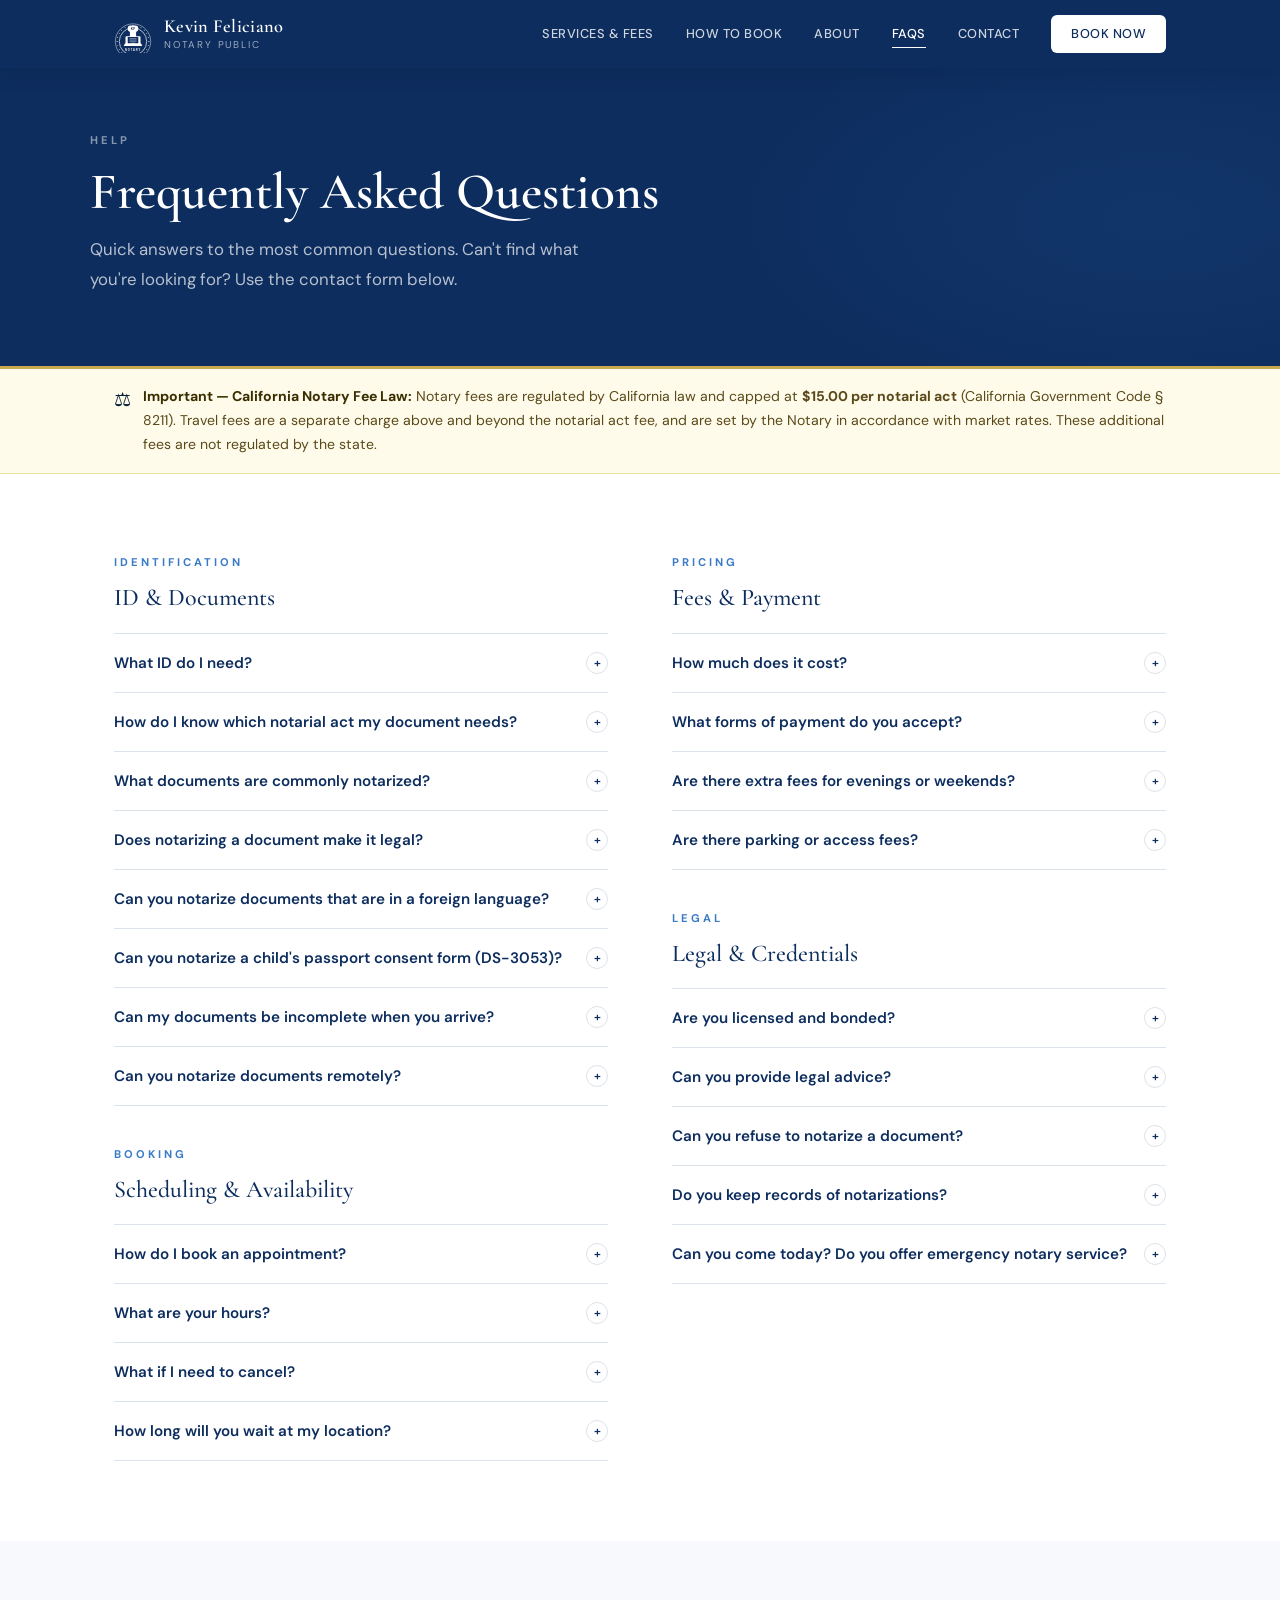
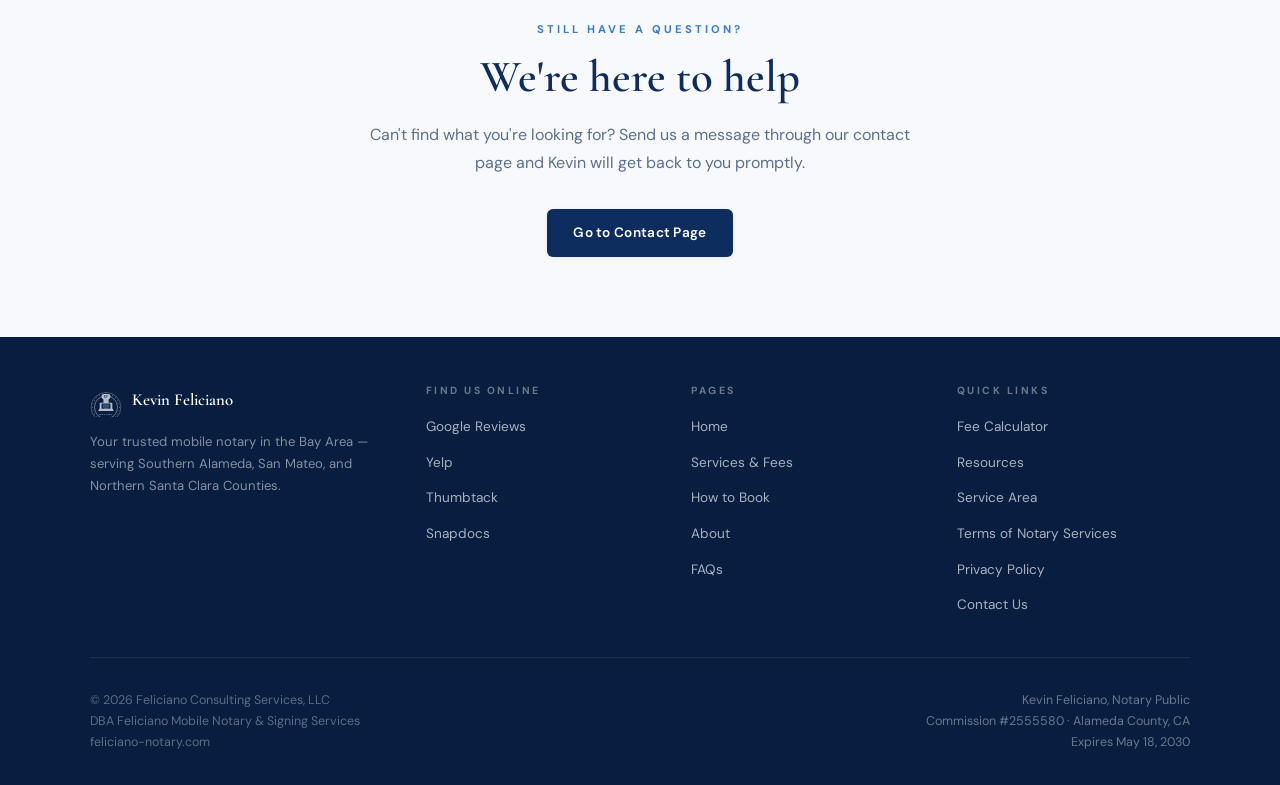
<file: faq.html>
<!DOCTYPE html>
<html lang="en">
<head>
  <!-- Google tag (gtag.js) -->
  <script async src="https://www.googletagmanager.com/gtag/js?id=AW-18282682154"></script>
  <script>
    window.dataLayer = window.dataLayer || [];
    function gtag(){dataLayer.push(arguments);}
    gtag('js', new Date());

    gtag('config', 'AW-18282682154');
  </script>
  <meta charset="UTF-8"/><meta name="viewport" content="width=device-width, initial-scale=1.0"/>
  <meta name="description" content="Frequently asked questions — Kevin Feliciano, Mobile Notary, Fremont CA. ID requirements, fees, booking, payment, and more."/>
  <title>FAQs | Feliciano Mobile Notary</title>
  <link rel="stylesheet" href="css/style.css"/>
  <link rel="icon" type="image/png" href="images/favicon-32.png"/>
<!-- Built: 2026-06-03 -->
<script type="application/ld+json">
{
  "@context": "https://schema.org",
  "@type": [
    "LegalService",
    "ProfessionalService"
  ],
  "name": "Feliciano Mobile Notary & Signing Services",
  "legalName": "Feliciano Consulting Services, LLC",
  "description": "Professional mobile notary services in Fremont, CA and the surrounding Bay Area. Available evenings, weekends, and holidays. Serving Southern Alameda and Northern Santa Clara Counties.",
  "url": "https://www.feliciano-notary.com",
  "founder": {
    "@type": "Person",
    "name": "Kevin Feliciano"
  },
  "areaServed": [
    {
      "@type": "City",
      "name": "Fremont"
    },
    {
      "@type": "City",
      "name": "Newark"
    },
    {
      "@type": "City",
      "name": "Union City"
    },
    {
      "@type": "City",
      "name": "Hayward"
    },
    {
      "@type": "City",
      "name": "Milpitas"
    },
    {
      "@type": "City",
      "name": "San Jose"
    },
    {
      "@type": "City",
      "name": "Sunnyvale"
    },
    {
      "@type": "City",
      "name": "Santa Clara"
    },
    {
      "@type": "City",
      "name": "Castro Valley"
    },
    {
      "@type": "City",
      "name": "San Leandro"
    },
    {
      "@type": "City",
      "name": "Sunol"
    },
    {
      "@type": "City",
      "name": "San Lorenzo"
    },
    {
      "@type": "City",
      "name": "Mountain View"
    },
    {
      "@type": "City",
      "name": "Menlo Park"
    },
    {
      "@type": "City",
      "name": "Palo Alto"
    },
    {
      "@type": "City",
      "name": "Redwood City"
    },
    {
      "@type": "City",
      "name": "San Mateo"
    },
    {
      "@type": "City",
      "name": "Dublin"
    },
    {
      "@type": "City",
      "name": "Pleasanton"
    },
    {
      "@type": "City",
      "name": "Livermore"
    },
    {
      "@type": "City",
      "name": "San Ramon"
    }
  ],
  "serviceArea": {
    "@type": "GeoCircle",
    "geoMidpoint": {
      "@type": "GeoCoordinates",
      "latitude": 37.5485,
      "longitude": -121.9886
    },
    "geoRadius": "24140"
  },
  "priceRange": "$$",
  "paymentAccepted": "Cash, Check, Card",
  "openingHours": [
    "Sa 09:00-21:00",
    "Su 09:00-21:00",
    "Mo-Fr 18:00-00:00"
  ],
  "sameAs": [
    "https://share.google/cFku8jRMLi86PtdLI",
    "https://www.yelp.com/biz/feliciano-mobile-notary-and-signing-services-fremont-3",
    "https://www.thumbtack.com/ca/fremont/notary-public/feliciano-mobile-notary-signing-services/service/584774308005511186",
    "https://notary.snapdocs.com/notary-public/california/fremont/kevin-feliciano"
  ],
  "makesOffer": [
    {
      "@type": "Offer",
      "itemOffered": {
        "@type": "Service",
        "name": "Acknowledgment"
      }
    },
    {
      "@type": "Offer",
      "itemOffered": {
        "@type": "Service",
        "name": "Jurat"
      }
    },
    {
      "@type": "Offer",
      "itemOffered": {
        "@type": "Service",
        "name": "Certified Copy of Power of Attorney"
      }
    },
    {
      "@type": "Offer",
      "itemOffered": {
        "@type": "Service",
        "name": "Loan Signing Services"
      }
    }
  ]
}
</script>
<script type="application/ld+json">
{
  "@context": "https://schema.org",
  "@type": "FAQPage",
  "mainEntity": [
    {
      "@type": "Question",
      "name": "What ID do I need?",
      "acceptedAnswer": {
        "@type": "Answer",
        "text": "A current government-issued photo ID issued within the last five years. Acceptable forms include: California driver's license or DMV-issued ID, U.S. passport or passport card, foreign passport, U.S. military ID, valid consular identification document, tribal identification card from a federally recognized government, or any other ID satisfying California Civil Code § 1185. Temporary licenses and temporary IDs are not acceptable under any circumstances."
      }
    },
    {
      "@type": "Question",
      "name": "How do I know which notarial act my document needs?",
      "acceptedAnswer": {
        "@type": "Answer",
        "text": "That's determined by your document's issuing authority, preparer, or attorney — not the Notary. The Notary does not advise on or select the appropriate notarial act. Check with whoever provided your document or consult a licensed California attorney if you're unsure."
      }
    },
    {
      "@type": "Question",
      "name": "What documents are commonly notarized?",
      "acceptedAnswer": {
        "@type": "Answer",
        "text": "Common documents include powers of attorney, deeds and property transfers, affidavits, loan and mortgage documents, advance healthcare directives, vehicle title transfers, school and travel consent forms, and vital record applications. This isn't a complete list — if you're unsure whether your document needs notarization, check with its issuing authority."
      }
    },
    {
      "@type": "Question",
      "name": "Does notarizing a document make it legal?",
      "acceptedAnswer": {
        "@type": "Answer",
        "text": "No. Notarization verifies the identity of the signer and, depending on the notarial act, that they signed voluntarily or swore to the truthfulness of the document's contents. It does not review, validate, or guarantee the legal effect of the document itself. For questions about whether a document accomplishes what you intend, consult a licensed California attorney."
      }
    },
    {
      "@type": "Question",
      "name": "Can you notarize documents that are in a foreign language?",
      "acceptedAnswer": {
        "@type": "Answer",
        "text": "California notaries do not need to understand the language of the document itself, but the signer must be able to communicate directly with the Notary — in person, without an interpreter — to confirm identity and, where required, understanding of the notarial act being performed. If you're not comfortable communicating in English, please let us know in advance so we can discuss whether the appointment can proceed."
      }
    },
    {
      "@type": "Question",
      "name": "Can you notarize a child's passport consent form (DS-3053)?",
      "acceptedAnswer": {
        "@type": "Answer",
        "text": "Yes. When one parent can't appear in person for a minor's U.S. passport application, the absent parent's notarized consent on Form DS-3053 is required. Leave the signature blank until you're with the notary — the consent expires 90 days after notarization. Download Form DS-3053, or see our Resources page for more."
      }
    },
    {
      "@type": "Question",
      "name": "Can my documents be incomplete when you arrive?",
      "acceptedAnswer": {
        "@type": "Answer",
        "text": "No — all documents must be complete and ready to sign before the appointment. The Notary cannot notarize incomplete documents. Please review your paperwork in advance and contact your document issuer with any questions."
      }
    },
    {
      "@type": "Question",
      "name": "Can you notarize documents remotely?",
      "acceptedAnswer": {
        "@type": "Answer",
        "text": "No. Remote Online Notarization (RON) is not currently available in California — no California-commissioned notary is authorized to perform RON. All notarizations are performed in person."
      }
    },
    {
      "@type": "Question",
      "name": "How do I book an appointment?",
      "acceptedAnswer": {
        "@type": "Answer",
        "text": "Visit our How to Book page to schedule your appointment online. Select the appointment type that fits your needs and pick a date and time that works for you."
      }
    },
    {
      "@type": "Question",
      "name": "What are your hours?",
      "acceptedAnswer": {
        "@type": "Answer",
        "text": "Appointments are available Monday through Friday after 6:00 PM, and Saturdays and Sundays starting at 9:00 AM. Late-night appointments (until 12:00 AM) are available any day. Weekday daytime appointments (before 6 PM) are generally not available."
      }
    },
    {
      "@type": "Question",
      "name": "What if I need to cancel?",
      "acceptedAnswer": {
        "@type": "Answer",
        "text": "Cancellations with at least 24 hours' notice are free. Cancellations with less than 24 hours' notice are subject to a $35.00 cancellation fee. No-shows are charged a $35.00 no-show fee."
      }
    },
    {
      "@type": "Question",
      "name": "How long will you wait at my location?",
      "acceptedAnswer": {
        "@type": "Answer",
        "text": "The Notary will attempt to contact you by phone and text at the 10-minute and 15-minute marks past the scheduled time. If the appointment still cannot begin after a brief grace period, it will be treated as a no-show and a $35.00 no-show fee applies."
      }
    },
    {
      "@type": "Question",
      "name": "How much does it cost?",
      "acceptedAnswer": {
        "@type": "Answer",
        "text": "All notarial acts are a flat $10.00 per act — below California's $15.00 per-act maximum under Government Code § 8211. Travel fees are based on distance from Fremont: $50.00 up to 20 miles, $65.00 for 20–25 miles, and $65.00 plus mileage at the IRS standard rate beyond 25 miles. Urgent or emergency appointments (less than 2 hours' notice) are a flat $100.00 travel fee instead. See the full fee schedule on our Services & Fees page."
      }
    },
    {
      "@type": "Question",
      "name": "What forms of payment do you accept?",
      "acceptedAnswer": {
        "@type": "Answer",
        "text": "Cash, Venmo, Zelle, Apple Cash, PayPal, or Debit/Credit card (subject to an additional $1.50 fee). Payment is due in full at the time of service. A $35.00 fee applies to any failed or reversed digital payments."
      }
    },
    {
      "@type": "Question",
      "name": "Are there extra fees for evenings or weekends?",
      "acceptedAnswer": {
        "@type": "Answer",
        "text": "No — there are no time-of-day fees. The travel fee is the same whether your appointment is on a weekday evening, a weekend, or a holiday. The only exception is urgent/emergency appointments (less than 2 hours' notice), which are a flat $100.00 travel fee instead of the standard distance-based rate."
      }
    },
    {
      "@type": "Question",
      "name": "Are there parking or access fees?",
      "acceptedAnswer": {
        "@type": "Answer",
        "text": "Parking, toll, or access fees of $10.00 or less are included in the travel fee at no extra charge. Any fees anticipated to exceed $10.00 will be discussed and approved with the Client before being incurred. If the Client declines, the Notary may cancel the appointment, and the travel fee still applies."
      }
    },
    {
      "@type": "Question",
      "name": "Are you licensed and bonded?",
      "acceptedAnswer": {
        "@type": "Answer",
        "text": "Yes. Kevin Feliciano is a commissioned California Notary Public, Commission No. 2555580, registered in Alameda County. Commission expires May 18, 2030. Kevin has passed a background check and is bonded with a $15,000 California notary surety bond, plus carries a $100,000 Errors & Omissions insurance policy for added client protection."
      }
    },
    {
      "@type": "Question",
      "name": "Can you provide legal advice?",
      "acceptedAnswer": {
        "@type": "Answer",
        "text": "No. The Notary's role is ministerial in nature. The Notary does not provide legal advice, review documents for legal sufficiency, or verify the accuracy of document content. Please consult a licensed California attorney for legal questions."
      }
    },
    {
      "@type": "Question",
      "name": "Can you refuse to notarize a document?",
      "acceptedAnswer": {
        "@type": "Answer",
        "text": "Yes. The Notary reserves the right to refuse service if a signer lacks valid ID, appears to be under duress or lacks capacity, or if the transaction appears fraudulent or unlawful. In such cases, the applicable travel fee remains due."
      }
    },
    {
      "@type": "Question",
      "name": "Do you keep records of notarizations?",
      "acceptedAnswer": {
        "@type": "Answer",
        "text": "Yes. California law requires the Notary to maintain an official notarial journal. The journal is the exclusive property of the Notary and is confidential. Clients may request a copy of a journal entry for a specific transaction; however, information pertaining to other parties may be redacted as required by law."
      }
    },
    {
      "@type": "Question",
      "name": "Can you come today? Do you offer emergency notary service?",
      "acceptedAnswer": {
        "@type": "Answer",
        "text": "Yes. Same-day and emergency appointments are available with as little as 2 hours' notice, subject to availability, for a flat $100.00 travel fee (in place of the standard distance-based travel fee). Book an emergency appointment directly, or use the Fee Calculator to estimate your total cost first."
      }
    }
  ]
}
</script>
</head>
<body>
<nav class="nav">
  <div class="nav-inner">
    <a href="index.html" class="nav-brand">
      <svg class="logo-mark" width="38" height="38" viewBox="-43 -58 86 82">
        <circle cx="0" cy="0" r="40" fill="none" stroke="white" stroke-width="1"/>
        <g fill="white"><circle cx="0" cy="-36" r="1.3"/><circle cx="9.3" cy="-34.8" r="1.1"/><circle cx="18" cy="-31.2" r="1.1"/><circle cx="25.5" cy="-25.5" r="1.1"/><circle cx="31.2" cy="-18" r="1.1"/><circle cx="34.8" cy="-9.3" r="1.1"/><circle cx="36" cy="0" r="1.3"/><circle cx="34.8" cy="9.3" r="1.1"/><circle cx="31.2" cy="18" r="1.1"/><circle cx="25.5" cy="25.5" r="1.1"/><circle cx="18" cy="31.2" r="1.1"/><circle cx="9.3" cy="34.8" r="1.1"/><circle cx="0" cy="36" r="1.3"/><circle cx="-9.3" cy="34.8" r="1.1"/><circle cx="-18" cy="31.2" r="1.1"/><circle cx="-25.5" cy="25.5" r="1.1"/><circle cx="-31.2" cy="18" r="1.1"/><circle cx="-34.8" cy="9.3" r="1.1"/><circle cx="-36" cy="0" r="1.3"/><circle cx="-34.8" cy="-9.3" r="1.1"/><circle cx="-31.2" cy="-18" r="1.1"/><circle cx="-25.5" cy="-25.5" r="1.1"/><circle cx="-18" cy="-31.2" r="1.1"/><circle cx="-9.3" cy="-34.8" r="1.1"/></g>
        <circle cx="0" cy="0" r="31" fill="none" stroke="white" stroke-width="1.5"/>
        <path d="M-21,10 L-18,4 L18,4 L21,10 Z" fill="white"/><rect x="-17" y="-12" width="34" height="18" rx="2" fill="white"/><rect x="-7" y="-24" width="14" height="14" rx="2" fill="white"/><rect x="-12" y="-36" width="24" height="14" rx="7" fill="white"/>
        <text x="0" y="-26" font-family="Arial,sans-serif" font-size="7" font-weight="700" fill="#0d2d5e" text-anchor="middle" letter-spacing="0.5">KF</text>
        <rect x="-12" y="-10" width="24" height="14" rx="1" fill="#0d2d5e"/><line x1="-8" y1="-6" x2="8" y2="-6" stroke="white" stroke-width="1.3"/><line x1="-8" y1="-1" x2="8" y2="-1" stroke="white" stroke-width="1.3"/><line x1="-5" y1="4" x2="5" y2="4" stroke="white" stroke-width="1.3"/>
        <text x="0" y="21" font-family="Arial,sans-serif" font-size="6" font-weight="700" fill="white" letter-spacing="2" text-anchor="middle">NOTARY</text>
      </svg>
      <div class="nav-wordmark"><span class="name">Kevin Feliciano</span><span class="sub">Notary Public</span></div>
    </a>
    <div class="nav-links">
      <div class="nav-dropdown">
        <a href="services.html">Services &amp; Fees</a>
        <div class="nav-dropdown-menu">
          <a href="services.html">Services &amp; Fees</a>
          <a href="service-area.html">Service Area</a>
          <a href="calculator.html">Fee Calculator</a>
          <a href="resources.html">Resources</a>
        </div>
      </div>
      <a href="book.html">How to Book</a>
      <div class="nav-dropdown">
        <a href="about.html">About</a>
        <div class="nav-dropdown-menu">
          <a href="about.html">About</a>
          <a href="contact.html">Contact</a>
          <a href="service-area.html">Service Area</a>
          <a href="terms.html">Full Terms</a>
        </div>
      </div>
      <a href="faq.html" class="active">FAQs</a>
      <a href="contact.html">Contact</a>
      <a href="book.html" class="nav-cta" style="color:#0d2d5e">Book Now</a>
    </div>
    <button class="nav-mobile-toggle" aria-label="Menu"><span></span><span></span><span></span></button>
  </div>
</nav>

<section class="page-hero">
  <div class="page-hero-inner">
    <span class="eyebrow" style="color:rgba(255,255,255,0.5)">Help</span>
    <h1>Frequently Asked Questions</h1>
    <p>Quick answers to the most common questions. Can't find what you're looking for? Use the contact form below.</p>
  </div>
</section>

<div style="background:#fffbea;border-top:3px solid #c9a84c;border-bottom:1px solid #f0e0a0;padding:16px 0">
  <div class="container">
    <div style="display:flex;align-items:flex-start;gap:12px">
      <div style="font-size:1.2rem;flex-shrink:0">⚖️</div>
      <div style="font-size:0.88rem;color:#5a4a1a;line-height:1.7">
        <strong style="color:#3a2e00">Important — California Notary Fee Law:</strong>
        Notary fees are regulated by California law and capped at <strong>$15.00 per notarial act</strong>
        (California Government Code § 8211). Travel fees are a separate charge
        above and beyond the notarial act fee, and are set by the Notary in accordance with
        market rates. These additional fees are not regulated by the state.
      </div>
    </div>
  </div>
</div>

<section class="section">
  <div class="container">
    <div class="two-col scroll-reveal" style="gap:64px">
      <div>
        <span class="eyebrow">Identification</span>
        <h3 style="margin-bottom:20px">ID & Documents</h3>
        <div class="faq-list">
          <div class="faq-item">
            <button class="faq-q">What ID do I need? <span class="faq-icon">+</span></button>
            <div class="faq-a">A current government-issued photo ID issued within the last five years. Acceptable forms include: California driver's license or DMV-issued ID, U.S. passport or passport card, foreign passport, U.S. military ID, valid consular identification document, tribal identification card from a federally recognized government, or any other ID satisfying California Civil Code § 1185. Temporary licenses and temporary IDs are not acceptable under any circumstances.</div>
          </div>
          <div class="faq-item">
            <button class="faq-q">How do I know which notarial act my document needs? <span class="faq-icon">+</span></button>
            <div class="faq-a">That's determined by your document's issuing authority, preparer, or attorney — not the Notary. The Notary does not advise on or select the appropriate notarial act. Check with whoever provided your document or consult a licensed California attorney if you're unsure.</div>
          </div>
          <div class="faq-item">
            <button class="faq-q">What documents are commonly notarized? <span class="faq-icon">+</span></button>
            <div class="faq-a">Common documents include powers of attorney, deeds and property transfers, affidavits, loan and mortgage documents, advance healthcare directives, vehicle title transfers, school and travel consent forms, and vital record applications. This isn't a complete list — if you're unsure whether your document needs notarization, check with its issuing authority.</div>
          </div>
          <div class="faq-item">
            <button class="faq-q">Does notarizing a document make it legal? <span class="faq-icon">+</span></button>
            <div class="faq-a">No. Notarization verifies the identity of the signer and, depending on the notarial act, that they signed voluntarily or swore to the truthfulness of the document's contents. It does not review, validate, or guarantee the legal effect of the document itself. For questions about whether a document accomplishes what you intend, consult a licensed California attorney.</div>
          </div>
          <div class="faq-item">
            <button class="faq-q">Can you notarize documents that are in a foreign language? <span class="faq-icon">+</span></button>
            <div class="faq-a">California notaries do not need to understand the language of the document itself, but the signer must be able to communicate directly with the Notary — in person, without an interpreter — to confirm identity and, where required, understanding of the notarial act being performed. If you're not comfortable communicating in English, please let us know in advance so we can discuss whether the appointment can proceed.</div>
          </div>
          <div class="faq-item">
            <button class="faq-q">Can you notarize a child's passport consent form (DS-3053)? <span class="faq-icon">+</span></button>
            <div class="faq-a">Yes. When one parent can't appear in person for a minor's U.S. passport application, the absent parent's notarized consent on Form DS-3053 is required. Leave the signature blank until you're with the notary — the consent expires 90 days after notarization. <a href="https://eforms.state.gov/Forms/ds3053.pdf" target="_blank" rel="noopener" style="color:var(--blue-accent)">Download Form DS-3053</a>, or see our <a href="resources.html" style="color:var(--blue-accent)">Resources page</a> for more.</div>
          </div>
          <div class="faq-item">
            <button class="faq-q">Can my documents be incomplete when you arrive? <span class="faq-icon">+</span></button>
            <div class="faq-a">No — all documents must be complete and ready to sign before the appointment. The Notary cannot notarize incomplete documents. Please review your paperwork in advance and contact your document issuer with any questions.</div>
          </div>
          <div class="faq-item">
            <button class="faq-q">Can you notarize documents remotely? <span class="faq-icon">+</span></button>
            <div class="faq-a">No. Remote Online Notarization (RON) is not currently available in California — no California-commissioned notary is authorized to perform RON. All notarizations are performed in person.</div>
          </div>
        </div>

        <span class="eyebrow" style="margin-top:40px;display:block">Booking</span>
        <h3 style="margin-bottom:20px">Scheduling & Availability</h3>
        <div class="faq-list">
          <div class="faq-item">
            <button class="faq-q">How do I book an appointment? <span class="faq-icon">+</span></button>
            <div class="faq-a">Visit our <a href="book.html" style="color:var(--blue-accent)">How to Book</a> page to schedule your appointment online. Select the appointment type that fits your needs and pick a date and time that works for you.</div>
          </div>
          <div class="faq-item">
            <button class="faq-q">What are your hours? <span class="faq-icon">+</span></button>
            <div class="faq-a">Appointments are available Monday through Friday after 6:00 PM, and Saturdays and Sundays starting at 9:00 AM. Late-night appointments (until 12:00 AM) are available any day. Weekday daytime appointments (before 6 PM) are generally not available.</div>
          </div>
          <div class="faq-item">
            <button class="faq-q">What if I need to cancel? <span class="faq-icon">+</span></button>
            <div class="faq-a">Cancellations with at least 24 hours' notice are free. Cancellations with less than 24 hours' notice are subject to a $35.00 cancellation fee. No-shows are charged a $35.00 no-show fee.</div>
          </div>
          <div class="faq-item">
            <button class="faq-q">How long will you wait at my location? <span class="faq-icon">+</span></button>
            <div class="faq-a">The Notary will attempt to contact you by phone and text at the 10-minute and 15-minute marks past the scheduled time. If the appointment still cannot begin after a brief grace period, it will be treated as a no-show and a $35.00 no-show fee applies.</div>
          </div>
        </div>
      </div>

      <div>
        <span class="eyebrow">Pricing</span>
        <h3 style="margin-bottom:20px">Fees & Payment</h3>
        <div class="faq-list">
          <div class="faq-item">
            <button class="faq-q">How much does it cost? <span class="faq-icon">+</span></button>
            <div class="faq-a">All notarial acts are a flat <strong>$10.00 per act</strong> — below California's $15.00 per-act maximum under Government Code § 8211. Travel fees are based on distance from Fremont: $50.00 up to 20 miles, $65.00 for 20&ndash;25 miles, and $65.00 plus mileage at the IRS standard rate beyond 25 miles. Urgent or emergency appointments (less than 2 hours' notice) are a flat $100.00 travel fee instead. See the full fee schedule on our Services &amp; Fees page.</div>
          </div>
          <div class="faq-item">
            <button class="faq-q">What forms of payment do you accept? <span class="faq-icon">+</span></button>
            <div class="faq-a">Cash, Venmo, Zelle, Apple Cash, PayPal, or Debit/Credit card (subject to an additional $1.50 fee). Payment is due in full at the time of service. A $35.00 fee applies to any failed or reversed digital payments.</div>
          </div>
          <div class="faq-item">
            <button class="faq-q">Are there extra fees for evenings or weekends? <span class="faq-icon">+</span></button>
            <div class="faq-a">No — there are no time-of-day fees. The travel fee is the same whether your appointment is on a weekday evening, a weekend, or a holiday. The only exception is urgent/emergency appointments (less than 2 hours' notice), which are a flat $100.00 travel fee instead of the standard distance-based rate.</div>
          </div>
          <div class="faq-item">
            <button class="faq-q">Are there parking or access fees? <span class="faq-icon">+</span></button>
            <div class="faq-a">Parking, toll, or access fees of $10.00 or less are included in the travel fee at no extra charge. Any fees anticipated to exceed $10.00 will be discussed and approved with the Client before being incurred. If the Client declines, the Notary may cancel the appointment, and the travel fee still applies.</div>
          </div>
        </div>

        <span class="eyebrow" style="margin-top:40px;display:block">Legal</span>
        <h3 style="margin-bottom:20px">Legal & Credentials</h3>
        <div class="faq-list">
          <div class="faq-item">
            <button class="faq-q">Are you licensed and bonded? <span class="faq-icon">+</span></button>
            <div class="faq-a">Yes. Kevin Feliciano is a commissioned California Notary Public, Commission No. 2555580, registered in Alameda County. Commission expires May 18, 2030. Kevin has passed a background check and is bonded with a $15,000 California notary surety bond, plus carries a $100,000 Errors &amp; Omissions insurance policy for added client protection.</div>
          </div>
          <div class="faq-item">
            <button class="faq-q">Can you provide legal advice? <span class="faq-icon">+</span></button>
            <div class="faq-a">No. The Notary's role is ministerial in nature. The Notary does not provide legal advice, review documents for legal sufficiency, or verify the accuracy of document content. Please consult a licensed California attorney for legal questions.</div>
          </div>
          <div class="faq-item">
            <button class="faq-q">Can you refuse to notarize a document? <span class="faq-icon">+</span></button>
            <div class="faq-a">Yes. The Notary reserves the right to refuse service if a signer lacks valid ID, appears to be under duress or lacks capacity, or if the transaction appears fraudulent or unlawful. In such cases, the applicable travel fee remains due.</div>
          </div>
          <div class="faq-item">
            <button class="faq-q">Do you keep records of notarizations? <span class="faq-icon">+</span></button>
            <div class="faq-a">Yes. California law requires the Notary to maintain an official notarial journal. The journal is the exclusive property of the Notary and is confidential. Clients may request a copy of a journal entry for a specific transaction; however, information pertaining to other parties may be redacted as required by law.</div>
          </div>
          <div class="faq-item">
            <button class="faq-q">Can you come today? Do you offer emergency notary service? <span class="faq-icon">+</span></button>
            <div class="faq-a">Yes. Same-day and emergency appointments are available with as little as 2 hours' notice, subject to availability, for a flat $100.00 travel fee (in place of the standard distance-based travel fee). <a href="book.html#urgent-appt" style="color:var(--blue-accent)">Book an emergency appointment</a> directly, or use the <a href="calculator.html" style="color:var(--blue-accent)">Fee Calculator</a> to estimate your total cost first.</div>
          </div>
        </div>
      </div>
    </div>
  </div>
</section>

<section class="section section-alt">
  <div class="container">
    <div class="text-center scroll-reveal" style="max-width:560px;margin:0 auto">
      <span class="eyebrow">Still have a question?</span>
      <h2>We're here to help</h2>
      <p class="mt-16">Can't find what you're looking for? Send us a message through our contact page and Kevin will get back to you promptly.</p>
      <div class="mt-32">
        <a href="contact.html" class="btn btn-primary">Go to Contact Page</a>
      </div>
    </div>
  </div>
</section>

<footer class="footer">
  <div class="footer-inner">
    <div class="footer-top">
      <div class="footer-brand">
        <div style="display:flex;align-items:center;gap:10px">
          <svg width="32" height="32" viewBox="-43 -58 86 82" opacity="0.7">
            <circle cx="0" cy="0" r="40" fill="none" stroke="white" stroke-width="1"/>
            <g fill="white"><circle cx="0" cy="-36" r="1.3"/><circle cx="9.3" cy="-34.8" r="1.1"/><circle cx="18" cy="-31.2" r="1.1"/><circle cx="25.5" cy="-25.5" r="1.1"/><circle cx="31.2" cy="-18" r="1.1"/><circle cx="34.8" cy="-9.3" r="1.1"/><circle cx="36" cy="0" r="1.3"/><circle cx="34.8" cy="9.3" r="1.1"/><circle cx="31.2" cy="18" r="1.1"/><circle cx="25.5" cy="25.5" r="1.1"/><circle cx="18" cy="31.2" r="1.1"/><circle cx="9.3" cy="34.8" r="1.1"/><circle cx="0" cy="36" r="1.3"/><circle cx="-9.3" cy="34.8" r="1.1"/><circle cx="-18" cy="31.2" r="1.1"/><circle cx="-25.5" cy="25.5" r="1.1"/><circle cx="-31.2" cy="18" r="1.1"/><circle cx="-34.8" cy="9.3" r="1.1"/><circle cx="-36" cy="0" r="1.3"/><circle cx="-34.8" cy="-9.3" r="1.1"/><circle cx="-31.2" cy="-18" r="1.1"/><circle cx="-25.5" cy="-25.5" r="1.1"/><circle cx="-18" cy="-31.2" r="1.1"/><circle cx="-9.3" cy="-34.8" r="1.1"/></g>
            <circle cx="0" cy="0" r="31" fill="none" stroke="white" stroke-width="1.5"/>
            <path d="M-21,10 L-18,4 L18,4 L21,10 Z" fill="white"/><rect x="-17" y="-12" width="34" height="18" rx="2" fill="white"/><rect x="-7" y="-24" width="14" height="14" rx="2" fill="white"/><rect x="-12" y="-36" width="24" height="14" rx="7" fill="white"/>
            <text x="0" y="-26" font-family="Arial,sans-serif" font-size="7" font-weight="700" fill="#0d2d5e" text-anchor="middle" letter-spacing="0.5">KF</text>
            <rect x="-12" y="-10" width="24" height="14" rx="1" fill="#0d2d5e"/><line x1="-8" y1="-6" x2="8" y2="-6" stroke="white" stroke-width="1.3"/><line x1="-8" y1="-1" x2="8" y2="-1" stroke="white" stroke-width="1.3"/><line x1="-5" y1="4" x2="5" y2="4" stroke="white" stroke-width="1.3"/>
            <text x="0" y="21" font-family="Arial,sans-serif" font-size="6" font-weight="700" fill="white" letter-spacing="2" text-anchor="middle">NOTARY</text>
          </svg>
          <div style="color:white;font-family:'Cormorant Garamond',serif;font-size:1.05rem;font-weight:600">Kevin Feliciano</div>
        </div>
        <p class="tagline">Your trusted mobile notary in the Bay Area — serving Southern Alameda, San Mateo, and Northern Santa Clara Counties.</p>
      </div>
      <div class="footer-col">
        <h4>Find Us Online</h4>
        <ul>
          <li><a href="https://share.google/cFku8jRMLi86PtdLI" target="_blank" rel="noopener noreferrer">Google Reviews</a></li>
          <li><a href="https://www.yelp.com/biz/feliciano-mobile-notary-and-signing-services-fremont-3" target="_blank" rel="noopener noreferrer">Yelp</a></li>
          <li><a href="https://www.thumbtack.com/ca/fremont/notary-public/feliciano-mobile-notary-signing-services/service/584774308005511186" target="_blank" rel="noopener noreferrer">Thumbtack</a></li>
          <li><a href="https://notary.snapdocs.com/notary-public/california/fremont/kevin-feliciano" target="_blank" rel="noopener noreferrer">Snapdocs</a></li>
        </ul>
      </div>
      <div class="footer-col">
        <h4>Pages</h4>
        <ul>
          <li><a href="index.html">Home</a></li>
          <li><a href="services.html">Services &amp; Fees</a></li>
          <li><a href="book.html">How to Book</a></li>
          <li><a href="about.html">About</a></li>
          <li><a href="faq.html">FAQs</a></li>
        </ul>
      </div>
      <div class="footer-col">
        <h4>Quick Links</h4>
        <ul>
          <li><a href="calculator.html">Fee Calculator</a></li>
          <li><a href="resources.html">Resources</a></li>
          <li><a href="service-area.html">Service Area</a></li>
          <li><a href="terms.html">Terms of Notary Services</a></li>
          <li><a href="privacy.html">Privacy Policy</a></li>
          <li><a href="contact.html">Contact Us</a></li>
        </ul>
      </div>
    </div>
    <div class="footer-bottom">
      <p class="footer-copyright">&copy; 2026 Feliciano Consulting Services, LLC<br>DBA Feliciano Mobile Notary &amp; Signing Services<br>feliciano-notary.com</p>
      <p class="footer-commission">Kevin Feliciano, Notary Public<br>Commission #2555580 &middot; Alameda County, CA<br>Expires May 18, 2030</p>
    </div>
  </div>
</footer>
<script src="js/main.js"></script>
</body>
</html>
</file>
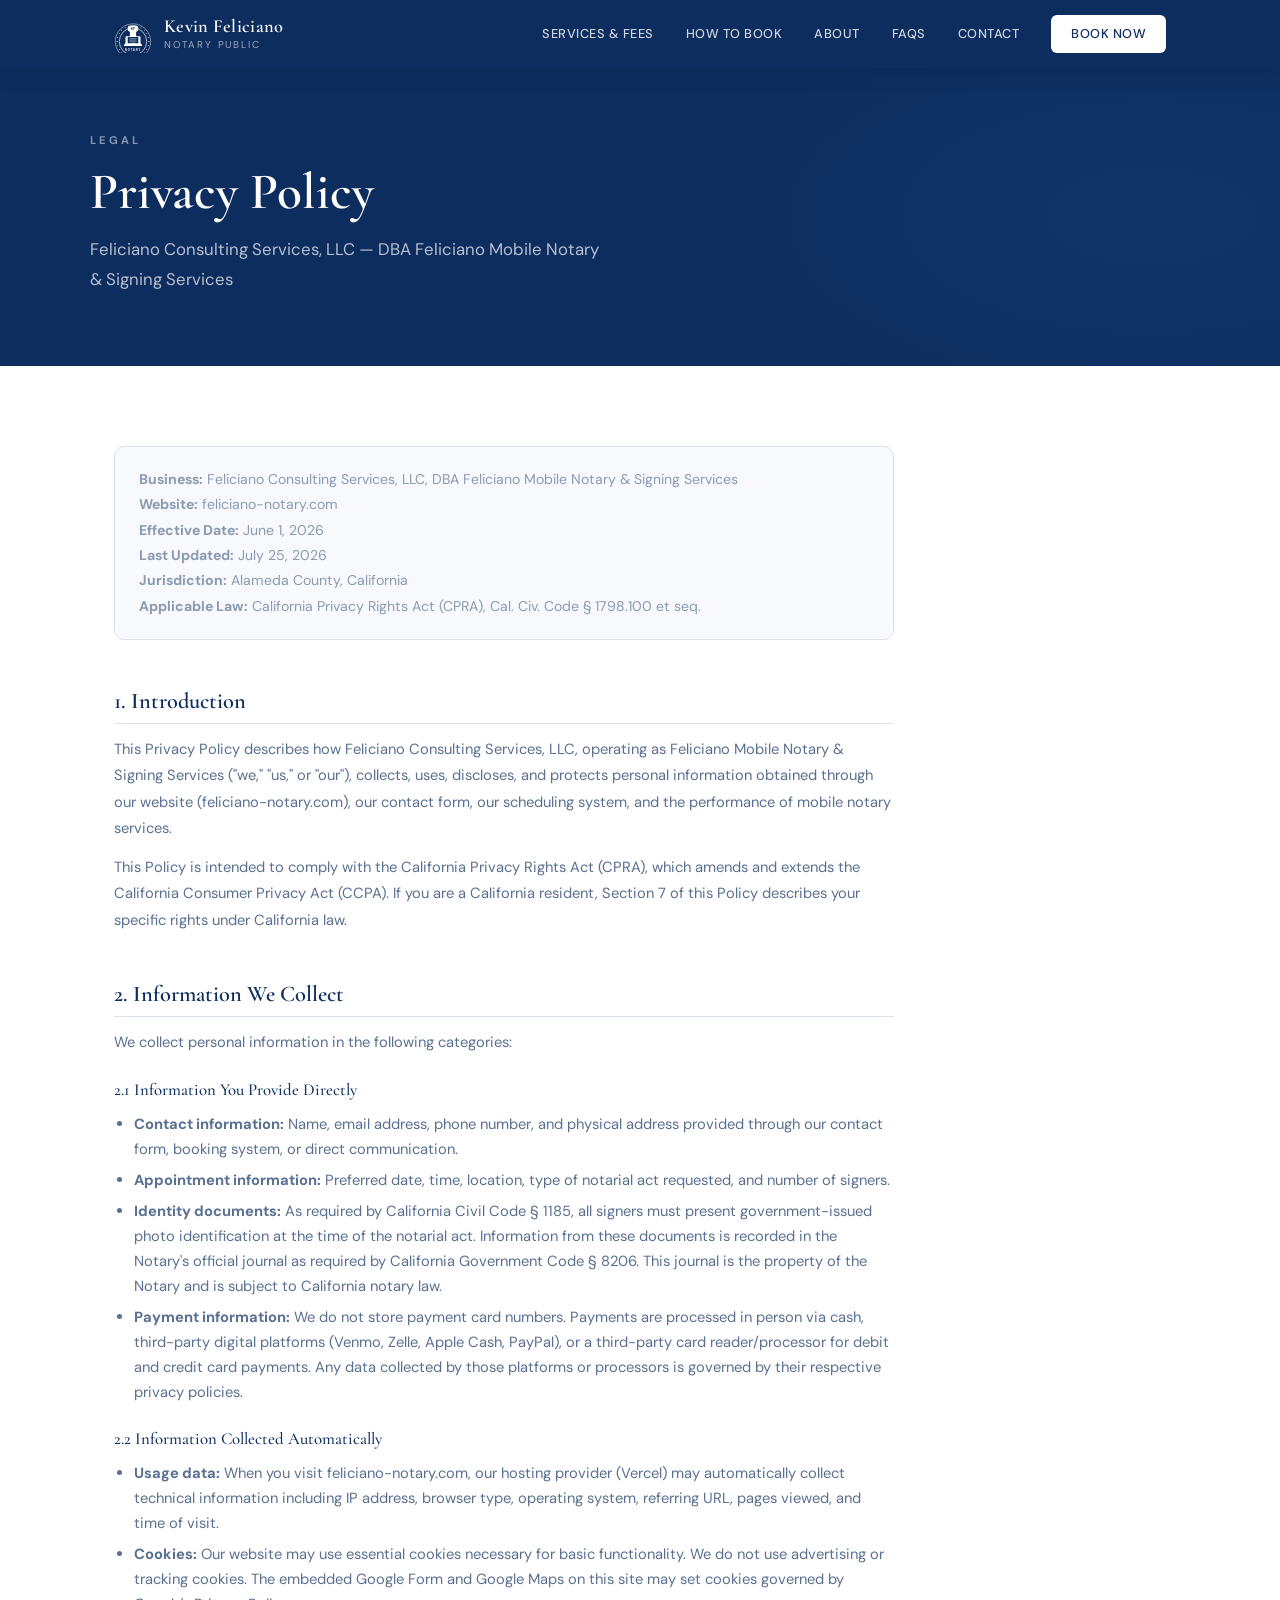
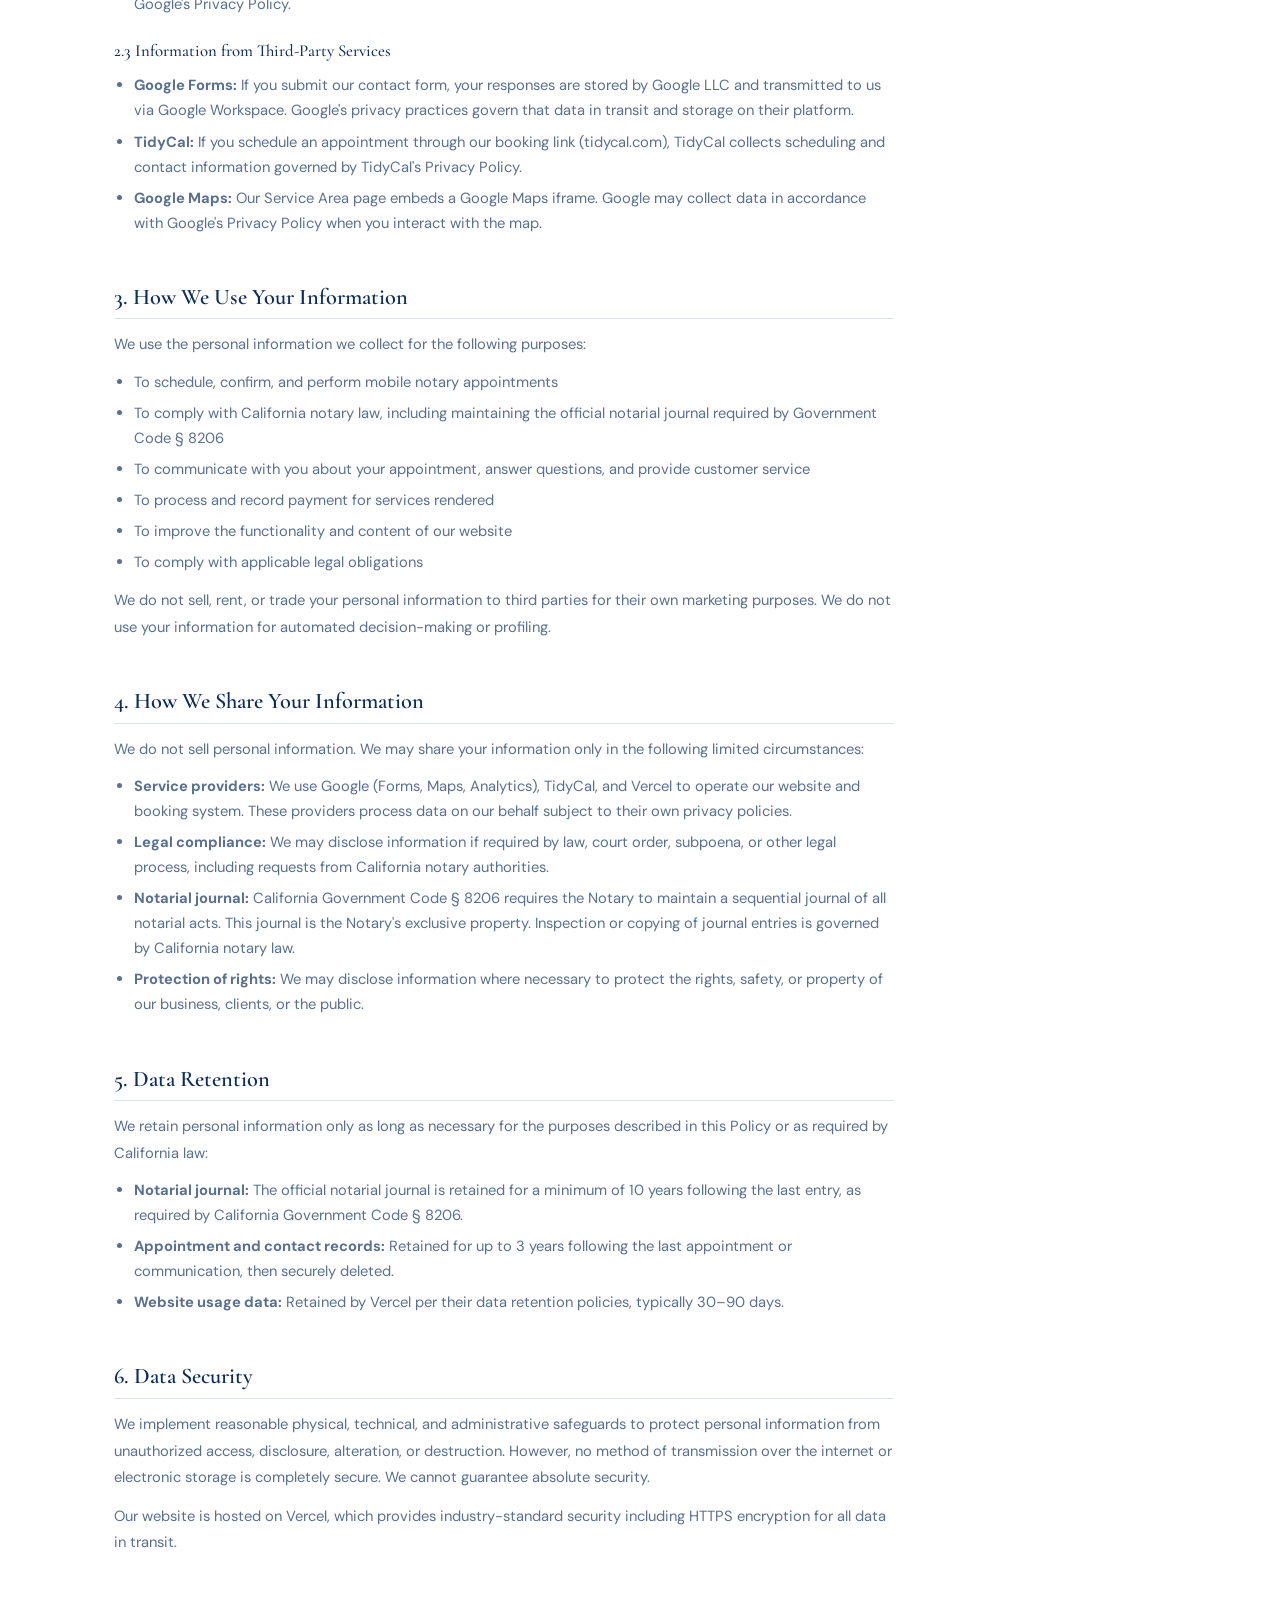
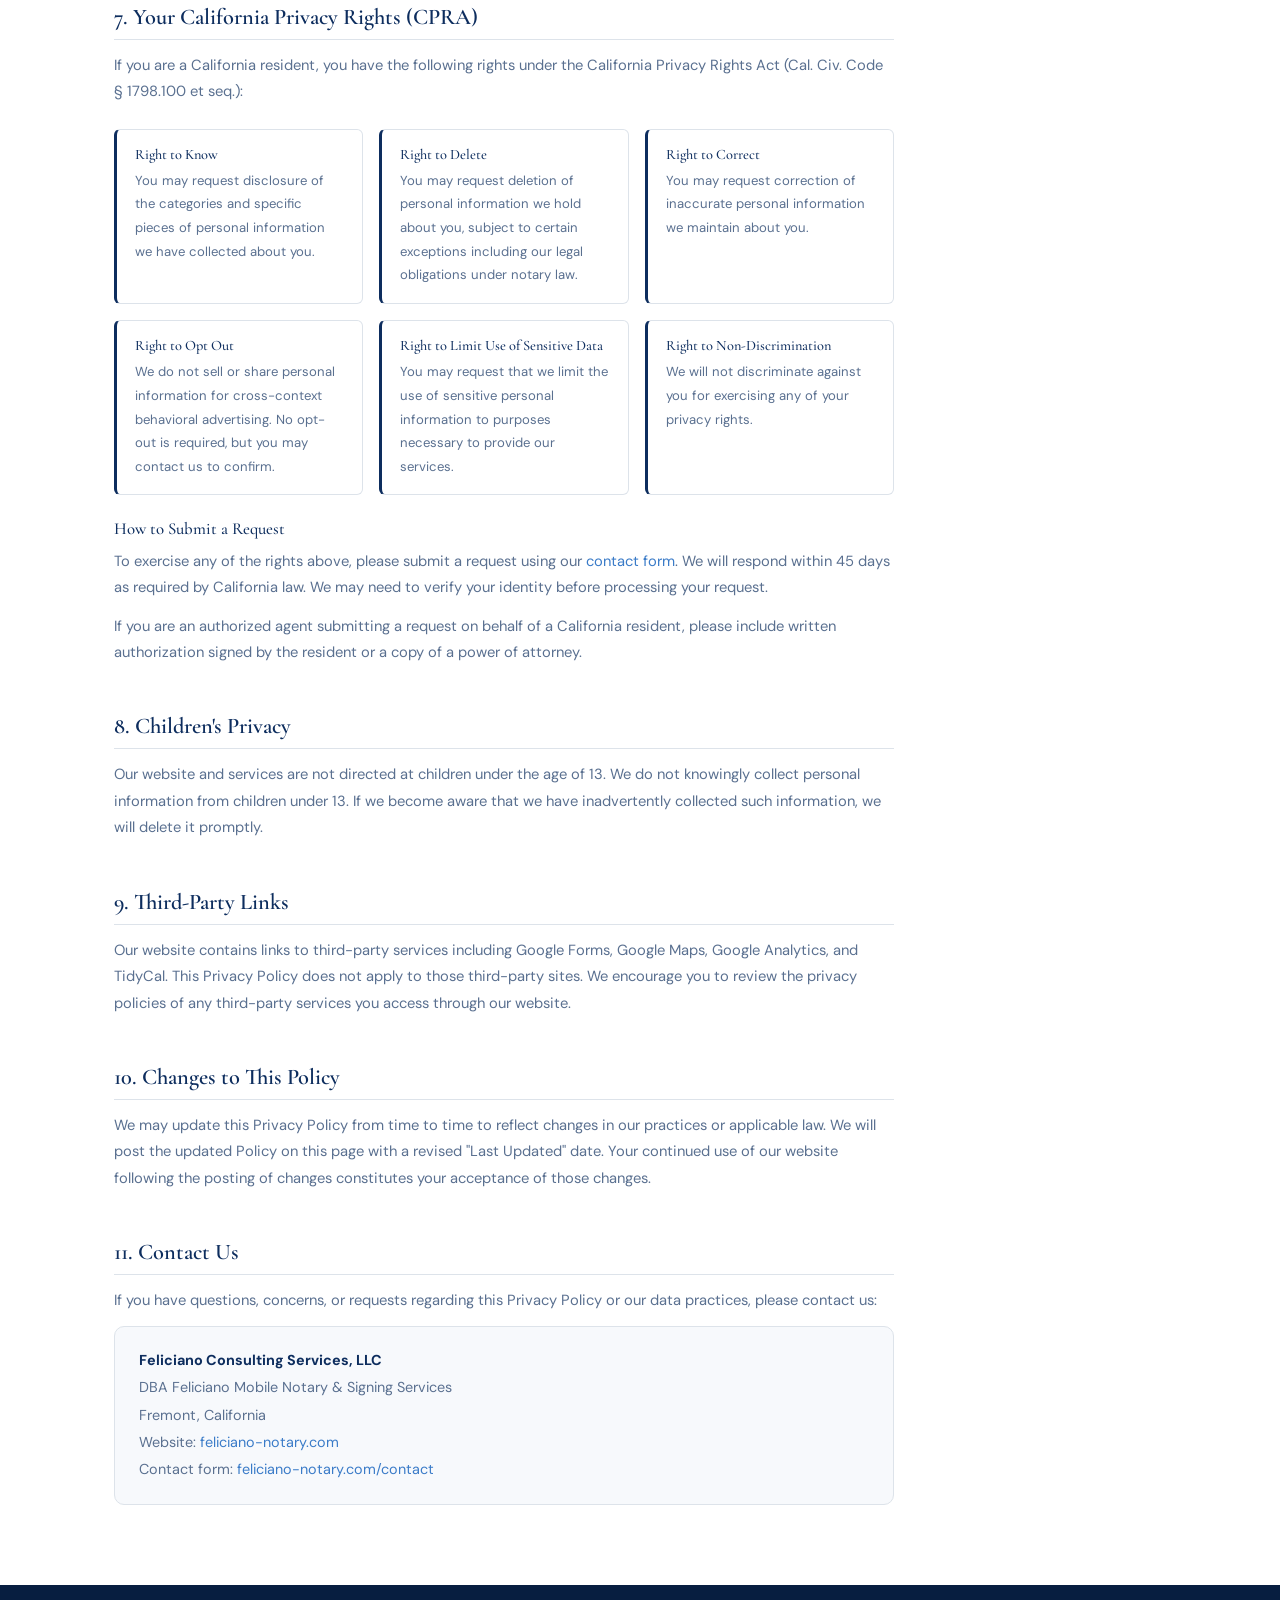
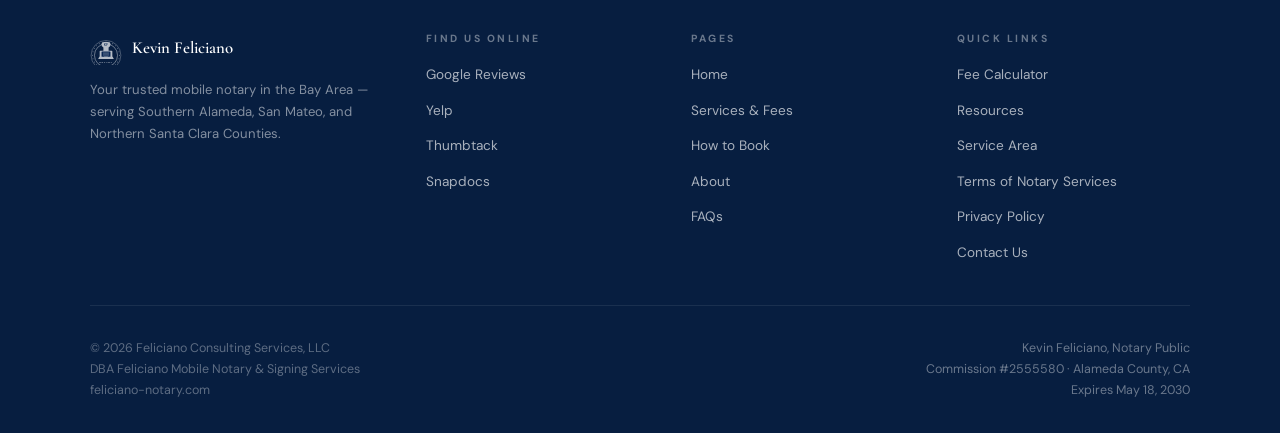
<file: privacy.html>
<!DOCTYPE html>
<html lang="en">
<head>
  <!-- Google tag (gtag.js) -->
  <script async src="https://www.googletagmanager.com/gtag/js?id=AW-18282682154"></script>
  <script>
    window.dataLayer = window.dataLayer || [];
    function gtag(){dataLayer.push(arguments);}
    gtag('js', new Date());

    gtag('config', 'AW-18282682154');
  </script>
  <meta charset="UTF-8"/><meta name="viewport" content="width=device-width, initial-scale=1.0"/>
  <meta name="description" content="Privacy Policy — Feliciano Mobile Notary & Signing Services. CPRA-compliant privacy statement covering data collection, use, and your California privacy rights."/>
  <title>Privacy Policy | Feliciano Mobile Notary</title>
  <link rel="stylesheet" href="css/style.css"/>
  <link rel="icon" type="image/png" href="images/favicon-32.png"/>
  <style>
    .privacy-body { max-width: 780px; }
    .privacy-body h2 { font-size: 1.4rem; margin-top: 48px; margin-bottom: 12px; padding-bottom: 8px; border-bottom: 1px solid var(--border); }
    .privacy-body h3 { font-size: 1.05rem; margin-top: 24px; margin-bottom: 8px; color: var(--navy); }
    .privacy-body p  { font-size: 0.92rem; color: var(--text-soft); margin-bottom: 12px; line-height: 1.8; }
    .privacy-body ul { margin: 12px 0 12px 20px; list-style: disc; }
    .privacy-body ul li { font-size: 0.92rem; color: var(--text-soft); margin-bottom: 6px; line-height: 1.7; }
    .privacy-meta { background: var(--off-white); border: 1px solid var(--border); border-radius: var(--radius-md); padding: 20px 24px; margin-bottom: 40px; font-size: 0.88rem; color: var(--text-muted); line-height: 1.8; }
    .rights-grid { display: grid; grid-template-columns: repeat(auto-fit, minmax(220px, 1fr)); gap: 16px; margin: 24px 0; }
    .right-card { background: var(--white); border: 1px solid var(--border); border-left: 3px solid var(--navy); border-radius: var(--radius-sm); padding: 16px 18px; }
    .right-card h4 { font-size: 0.9rem; color: var(--navy); margin-bottom: 6px; }
    .right-card p  { font-size: 0.82rem; margin: 0; }
  </style>
<!-- Built: 2026-06-03 -->
<script type="application/ld+json">
{
  "@context": "https://schema.org",
  "@type": [
    "LegalService",
    "ProfessionalService"
  ],
  "name": "Feliciano Mobile Notary & Signing Services",
  "legalName": "Feliciano Consulting Services, LLC",
  "description": "Professional mobile notary services in Fremont, CA and the surrounding Bay Area. Available evenings, weekends, and holidays. Serving Southern Alameda and Northern Santa Clara Counties.",
  "url": "https://www.feliciano-notary.com",
  "founder": {
    "@type": "Person",
    "name": "Kevin Feliciano"
  },
  "areaServed": [
    {
      "@type": "City",
      "name": "Fremont"
    },
    {
      "@type": "City",
      "name": "Newark"
    },
    {
      "@type": "City",
      "name": "Union City"
    },
    {
      "@type": "City",
      "name": "Hayward"
    },
    {
      "@type": "City",
      "name": "Milpitas"
    },
    {
      "@type": "City",
      "name": "San Jose"
    },
    {
      "@type": "City",
      "name": "Sunnyvale"
    },
    {
      "@type": "City",
      "name": "Santa Clara"
    },
    {
      "@type": "City",
      "name": "Castro Valley"
    },
    {
      "@type": "City",
      "name": "San Leandro"
    },
    {
      "@type": "City",
      "name": "Sunol"
    },
    {
      "@type": "City",
      "name": "San Lorenzo"
    },
    {
      "@type": "City",
      "name": "Mountain View"
    },
    {
      "@type": "City",
      "name": "Menlo Park"
    },
    {
      "@type": "City",
      "name": "Palo Alto"
    },
    {
      "@type": "City",
      "name": "Redwood City"
    },
    {
      "@type": "City",
      "name": "San Mateo"
    },
    {
      "@type": "City",
      "name": "Dublin"
    },
    {
      "@type": "City",
      "name": "Pleasanton"
    },
    {
      "@type": "City",
      "name": "Livermore"
    },
    {
      "@type": "City",
      "name": "San Ramon"
    }
  ],
  "serviceArea": {
    "@type": "GeoCircle",
    "geoMidpoint": {
      "@type": "GeoCoordinates",
      "latitude": 37.5485,
      "longitude": -121.9886
    },
    "geoRadius": "24140"
  },
  "priceRange": "$$",
  "paymentAccepted": "Cash, Check, Card",
  "openingHours": [
    "Sa 09:00-21:00",
    "Su 09:00-21:00",
    "Mo-Fr 18:00-00:00"
  ],
  "sameAs": [
    "https://share.google/cFku8jRMLi86PtdLI",
    "https://www.yelp.com/biz/feliciano-mobile-notary-and-signing-services-fremont-3",
    "https://www.thumbtack.com/ca/fremont/notary-public/feliciano-mobile-notary-signing-services/service/584774308005511186",
    "https://notary.snapdocs.com/notary-public/california/fremont/kevin-feliciano"
  ],
  "makesOffer": [
    {
      "@type": "Offer",
      "itemOffered": {
        "@type": "Service",
        "name": "Acknowledgment"
      }
    },
    {
      "@type": "Offer",
      "itemOffered": {
        "@type": "Service",
        "name": "Jurat"
      }
    },
    {
      "@type": "Offer",
      "itemOffered": {
        "@type": "Service",
        "name": "Certified Copy of Power of Attorney"
      }
    },
    {
      "@type": "Offer",
      "itemOffered": {
        "@type": "Service",
        "name": "Loan Signing Services"
      }
    }
  ]
}
</script>
</head>
<body>
<nav class="nav">
  <div class="nav-inner">
    <a href="index.html" class="nav-brand">
      <svg class="logo-mark" width="38" height="38" viewBox="-43 -58 86 82">
        <circle cx="0" cy="0" r="40" fill="none" stroke="white" stroke-width="1"/>
        <g fill="white"><circle cx="0" cy="-36" r="1.3"/><circle cx="9.3" cy="-34.8" r="1.1"/><circle cx="18" cy="-31.2" r="1.1"/><circle cx="25.5" cy="-25.5" r="1.1"/><circle cx="31.2" cy="-18" r="1.1"/><circle cx="34.8" cy="-9.3" r="1.1"/><circle cx="36" cy="0" r="1.3"/><circle cx="34.8" cy="9.3" r="1.1"/><circle cx="31.2" cy="18" r="1.1"/><circle cx="25.5" cy="25.5" r="1.1"/><circle cx="18" cy="31.2" r="1.1"/><circle cx="9.3" cy="34.8" r="1.1"/><circle cx="0" cy="36" r="1.3"/><circle cx="-9.3" cy="34.8" r="1.1"/><circle cx="-18" cy="31.2" r="1.1"/><circle cx="-25.5" cy="25.5" r="1.1"/><circle cx="-31.2" cy="18" r="1.1"/><circle cx="-34.8" cy="9.3" r="1.1"/><circle cx="-36" cy="0" r="1.3"/><circle cx="-34.8" cy="-9.3" r="1.1"/><circle cx="-31.2" cy="-18" r="1.1"/><circle cx="-25.5" cy="-25.5" r="1.1"/><circle cx="-18" cy="-31.2" r="1.1"/><circle cx="-9.3" cy="-34.8" r="1.1"/></g>
        <circle cx="0" cy="0" r="31" fill="none" stroke="white" stroke-width="1.5"/>
        <path d="M-21,10 L-18,4 L18,4 L21,10 Z" fill="white"/><rect x="-17" y="-12" width="34" height="18" rx="2" fill="white"/><rect x="-7" y="-24" width="14" height="14" rx="2" fill="white"/><rect x="-12" y="-36" width="24" height="14" rx="7" fill="white"/>
        <text x="0" y="-26" font-family="Arial,sans-serif" font-size="7" font-weight="700" fill="#0d2d5e" text-anchor="middle" letter-spacing="0.5">KF</text>
        <rect x="-12" y="-10" width="24" height="14" rx="1" fill="#0d2d5e"/><line x1="-8" y1="-6" x2="8" y2="-6" stroke="white" stroke-width="1.3"/><line x1="-8" y1="-1" x2="8" y2="-1" stroke="white" stroke-width="1.3"/><line x1="-5" y1="4" x2="5" y2="4" stroke="white" stroke-width="1.3"/>
        <text x="0" y="21" font-family="Arial,sans-serif" font-size="6" font-weight="700" fill="white" letter-spacing="2" text-anchor="middle">NOTARY</text>
      </svg>
      <div class="nav-wordmark"><span class="name">Kevin Feliciano</span><span class="sub">Notary Public</span></div>
    </a>
    <div class="nav-links">
      <div class="nav-dropdown">
        <a href="services.html">Services &amp; Fees</a>
        <div class="nav-dropdown-menu">
          <a href="services.html">Services &amp; Fees</a>
          <a href="service-area.html">Service Area</a>
          <a href="calculator.html">Fee Calculator</a>
          <a href="resources.html">Resources</a>
        </div>
      </div>
      <a href="book.html">How to Book</a>
      <div class="nav-dropdown">
        <a href="about.html">About</a>
        <div class="nav-dropdown-menu">
          <a href="about.html">About</a>
          <a href="contact.html">Contact</a>
          <a href="service-area.html">Service Area</a>
          <a href="terms.html">Full Terms</a>
        </div>
      </div>
      <a href="faq.html">FAQs</a>
      <a href="contact.html">Contact</a>
      <a href="book.html" class="nav-cta" style="color:#0d2d5e">Book Now</a>
    </div>
    <button class="nav-mobile-toggle" aria-label="Menu"><span></span><span></span><span></span></button>
  </div>
</nav>

<section class="page-hero">
  <div class="page-hero-inner">
    <span class="eyebrow" style="color:rgba(255,255,255,0.5)">Legal</span>
    <h1>Privacy Policy</h1>
    <p>Feliciano Consulting Services, LLC — DBA Feliciano Mobile Notary &amp; Signing Services</p>
  </div>
</section>

<section class="section">
  <div class="container">
    <div class="privacy-body">

      <div class="privacy-meta">
        <strong>Business:</strong> Feliciano Consulting Services, LLC, DBA Feliciano Mobile Notary &amp; Signing Services<br>
        <strong>Website:</strong> feliciano-notary.com<br>
        <strong>Effective Date:</strong> June 1, 2026<br>
        <strong>Last Updated:</strong> July 25, 2026<br>
        <strong>Jurisdiction:</strong> Alameda County, California<br>
        <strong>Applicable Law:</strong> California Privacy Rights Act (CPRA), Cal. Civ. Code § 1798.100 et seq.
      </div>

      <h2>1. Introduction</h2>
      <p>This Privacy Policy describes how Feliciano Consulting Services, LLC, operating as Feliciano Mobile Notary &amp; Signing Services ("we," "us," or "our"), collects, uses, discloses, and protects personal information obtained through our website (feliciano-notary.com), our contact form, our scheduling system, and the performance of mobile notary services.</p>
      <p>This Policy is intended to comply with the California Privacy Rights Act (CPRA), which amends and extends the California Consumer Privacy Act (CCPA). If you are a California resident, Section 7 of this Policy describes your specific rights under California law.</p>

      <h2>2. Information We Collect</h2>
      <p>We collect personal information in the following categories:</p>

      <h3>2.1 Information You Provide Directly</h3>
      <ul>
        <li><strong>Contact information:</strong> Name, email address, phone number, and physical address provided through our contact form, booking system, or direct communication.</li>
        <li><strong>Appointment information:</strong> Preferred date, time, location, type of notarial act requested, and number of signers.</li>
        <li><strong>Identity documents:</strong> As required by California Civil Code § 1185, all signers must present government-issued photo identification at the time of the notarial act. Information from these documents is recorded in the Notary's official journal as required by California Government Code § 8206. This journal is the property of the Notary and is subject to California notary law.</li>
        <li><strong>Payment information:</strong> We do not store payment card numbers. Payments are processed in person via cash, third-party digital platforms (Venmo, Zelle, Apple Cash, PayPal), or a third-party card reader/processor for debit and credit card payments. Any data collected by those platforms or processors is governed by their respective privacy policies.</li>
      </ul>

      <h3>2.2 Information Collected Automatically</h3>
      <ul>
        <li><strong>Usage data:</strong> When you visit feliciano-notary.com, our hosting provider (Vercel) may automatically collect technical information including IP address, browser type, operating system, referring URL, pages viewed, and time of visit.</li>
        <li><strong>Cookies:</strong> Our website may use essential cookies necessary for basic functionality. We do not use advertising or tracking cookies. The embedded Google Form and Google Maps on this site may set cookies governed by Google's Privacy Policy.</li>
      </ul>

      <h3>2.3 Information from Third-Party Services</h3>
      <ul>
        <li><strong>Google Forms:</strong> If you submit our contact form, your responses are stored by Google LLC and transmitted to us via Google Workspace. Google's privacy practices govern that data in transit and storage on their platform.</li>
        <li><strong>TidyCal:</strong> If you schedule an appointment through our booking link (tidycal.com), TidyCal collects scheduling and contact information governed by TidyCal's Privacy Policy.</li>
        <li><strong>Google Maps:</strong> Our Service Area page embeds a Google Maps iframe. Google may collect data in accordance with Google's Privacy Policy when you interact with the map.</li>
      </ul>

      <h2>3. How We Use Your Information</h2>
      <p>We use the personal information we collect for the following purposes:</p>
      <ul>
        <li>To schedule, confirm, and perform mobile notary appointments</li>
        <li>To comply with California notary law, including maintaining the official notarial journal required by Government Code § 8206</li>
        <li>To communicate with you about your appointment, answer questions, and provide customer service</li>
        <li>To process and record payment for services rendered</li>
        <li>To improve the functionality and content of our website</li>
        <li>To comply with applicable legal obligations</li>
      </ul>
      <p>We do not sell, rent, or trade your personal information to third parties for their own marketing purposes. We do not use your information for automated decision-making or profiling.</p>

      <h2>4. How We Share Your Information</h2>
      <p>We do not sell personal information. We may share your information only in the following limited circumstances:</p>
      <ul>
        <li><strong>Service providers:</strong> We use Google (Forms, Maps, Analytics), TidyCal, and Vercel to operate our website and booking system. These providers process data on our behalf subject to their own privacy policies.</li>
        <li><strong>Legal compliance:</strong> We may disclose information if required by law, court order, subpoena, or other legal process, including requests from California notary authorities.</li>
        <li><strong>Notarial journal:</strong> California Government Code § 8206 requires the Notary to maintain a sequential journal of all notarial acts. This journal is the Notary's exclusive property. Inspection or copying of journal entries is governed by California notary law.</li>
        <li><strong>Protection of rights:</strong> We may disclose information where necessary to protect the rights, safety, or property of our business, clients, or the public.</li>
      </ul>

      <h2>5. Data Retention</h2>
      <p>We retain personal information only as long as necessary for the purposes described in this Policy or as required by California law:</p>
      <ul>
        <li><strong>Notarial journal:</strong> The official notarial journal is retained for a minimum of 10 years following the last entry, as required by California Government Code § 8206.</li>
        <li><strong>Appointment and contact records:</strong> Retained for up to 3 years following the last appointment or communication, then securely deleted.</li>
        <li><strong>Website usage data:</strong> Retained by Vercel per their data retention policies, typically 30–90 days.</li>
      </ul>

      <h2>6. Data Security</h2>
      <p>We implement reasonable physical, technical, and administrative safeguards to protect personal information from unauthorized access, disclosure, alteration, or destruction. However, no method of transmission over the internet or electronic storage is completely secure. We cannot guarantee absolute security.</p>
      <p>Our website is hosted on Vercel, which provides industry-standard security including HTTPS encryption for all data in transit.</p>

      <h2>7. Your California Privacy Rights (CPRA)</h2>
      <p>If you are a California resident, you have the following rights under the California Privacy Rights Act (Cal. Civ. Code § 1798.100 et seq.):</p>

      <div class="rights-grid">
        <div class="right-card">
          <h4>Right to Know</h4>
          <p>You may request disclosure of the categories and specific pieces of personal information we have collected about you.</p>
        </div>
        <div class="right-card">
          <h4>Right to Delete</h4>
          <p>You may request deletion of personal information we hold about you, subject to certain exceptions including our legal obligations under notary law.</p>
        </div>
        <div class="right-card">
          <h4>Right to Correct</h4>
          <p>You may request correction of inaccurate personal information we maintain about you.</p>
        </div>
        <div class="right-card">
          <h4>Right to Opt Out</h4>
          <p>We do not sell or share personal information for cross-context behavioral advertising. No opt-out is required, but you may contact us to confirm.</p>
        </div>
        <div class="right-card">
          <h4>Right to Limit Use of Sensitive Data</h4>
          <p>You may request that we limit the use of sensitive personal information to purposes necessary to provide our services.</p>
        </div>
        <div class="right-card">
          <h4>Right to Non-Discrimination</h4>
          <p>We will not discriminate against you for exercising any of your privacy rights.</p>
        </div>
      </div>

      <h3>How to Submit a Request</h3>
      <p>To exercise any of the rights above, please submit a request using our <a href="contact.html" style="color:var(--blue-accent)">contact form</a>. We will respond within 45 days as required by California law. We may need to verify your identity before processing your request.</p>
      <p>If you are an authorized agent submitting a request on behalf of a California resident, please include written authorization signed by the resident or a copy of a power of attorney.</p>

      <h2>8. Children's Privacy</h2>
      <p>Our website and services are not directed at children under the age of 13. We do not knowingly collect personal information from children under 13. If we become aware that we have inadvertently collected such information, we will delete it promptly.</p>

      <h2>9. Third-Party Links</h2>
      <p>Our website contains links to third-party services including Google Forms, Google Maps, Google Analytics, and TidyCal. This Privacy Policy does not apply to those third-party sites. We encourage you to review the privacy policies of any third-party services you access through our website.</p>

      <h2>10. Changes to This Policy</h2>
      <p>We may update this Privacy Policy from time to time to reflect changes in our practices or applicable law. We will post the updated Policy on this page with a revised "Last Updated" date. Your continued use of our website following the posting of changes constitutes your acceptance of those changes.</p>

      <h2>11. Contact Us</h2>
      <p>If you have questions, concerns, or requests regarding this Privacy Policy or our data practices, please contact us:</p>
      <div style="background:var(--off-white);border:1px solid var(--border);border-radius:var(--radius-md);padding:20px 24px;margin-top:8px;font-size:0.9rem;color:var(--text-soft);line-height:1.9">
        <strong style="color:var(--navy)">Feliciano Consulting Services, LLC</strong><br>
        DBA Feliciano Mobile Notary &amp; Signing Services<br>
        Fremont, California<br>
        Website: <a href="https://feliciano-notary.com" style="color:var(--blue-accent)">feliciano-notary.com</a><br>
        Contact form: <a href="contact.html" style="color:var(--blue-accent)">feliciano-notary.com/contact</a>
      </div>

    </div>
  </div>
</section>

<footer class="footer">
  <div class="footer-inner">
    <div class="footer-top">
      <div class="footer-brand">
        <div style="display:flex;align-items:center;gap:10px">
          <svg width="32" height="32" viewBox="-43 -58 86 82" opacity="0.7">
            <circle cx="0" cy="0" r="40" fill="none" stroke="white" stroke-width="1"/>
            <g fill="white"><circle cx="0" cy="-36" r="1.3"/><circle cx="9.3" cy="-34.8" r="1.1"/><circle cx="18" cy="-31.2" r="1.1"/><circle cx="25.5" cy="-25.5" r="1.1"/><circle cx="31.2" cy="-18" r="1.1"/><circle cx="34.8" cy="-9.3" r="1.1"/><circle cx="36" cy="0" r="1.3"/><circle cx="34.8" cy="9.3" r="1.1"/><circle cx="31.2" cy="18" r="1.1"/><circle cx="25.5" cy="25.5" r="1.1"/><circle cx="18" cy="31.2" r="1.1"/><circle cx="9.3" cy="34.8" r="1.1"/><circle cx="0" cy="36" r="1.3"/><circle cx="-9.3" cy="34.8" r="1.1"/><circle cx="-18" cy="31.2" r="1.1"/><circle cx="-25.5" cy="25.5" r="1.1"/><circle cx="-31.2" cy="18" r="1.1"/><circle cx="-34.8" cy="9.3" r="1.1"/><circle cx="-36" cy="0" r="1.3"/><circle cx="-34.8" cy="-9.3" r="1.1"/><circle cx="-31.2" cy="-18" r="1.1"/><circle cx="-25.5" cy="-25.5" r="1.1"/><circle cx="-18" cy="-31.2" r="1.1"/><circle cx="-9.3" cy="-34.8" r="1.1"/></g>
            <circle cx="0" cy="0" r="31" fill="none" stroke="white" stroke-width="1.5"/>
            <path d="M-21,10 L-18,4 L18,4 L21,10 Z" fill="white"/><rect x="-17" y="-12" width="34" height="18" rx="2" fill="white"/><rect x="-7" y="-24" width="14" height="14" rx="2" fill="white"/><rect x="-12" y="-36" width="24" height="14" rx="7" fill="white"/>
            <text x="0" y="-26" font-family="Arial,sans-serif" font-size="7" font-weight="700" fill="#0d2d5e" text-anchor="middle" letter-spacing="0.5">KF</text>
            <rect x="-12" y="-10" width="24" height="14" rx="1" fill="#0d2d5e"/><line x1="-8" y1="-6" x2="8" y2="-6" stroke="white" stroke-width="1.3"/><line x1="-8" y1="-1" x2="8" y2="-1" stroke="white" stroke-width="1.3"/><line x1="-5" y1="4" x2="5" y2="4" stroke="white" stroke-width="1.3"/>
            <text x="0" y="21" font-family="Arial,sans-serif" font-size="6" font-weight="700" fill="white" letter-spacing="2" text-anchor="middle">NOTARY</text>
          </svg>
          <div style="color:white;font-family:'Cormorant Garamond',serif;font-size:1.05rem;font-weight:600">Kevin Feliciano</div>
        </div>
        <p class="tagline">Your trusted mobile notary in the Bay Area — serving Southern Alameda, San Mateo, and Northern Santa Clara Counties.</p>
      </div>
      <div class="footer-col">
        <h4>Find Us Online</h4>
        <ul>
          <li><a href="https://share.google/cFku8jRMLi86PtdLI" target="_blank" rel="noopener noreferrer">Google Reviews</a></li>
          <li><a href="https://www.yelp.com/biz/feliciano-mobile-notary-and-signing-services-fremont-3" target="_blank" rel="noopener noreferrer">Yelp</a></li>
          <li><a href="https://www.thumbtack.com/ca/fremont/notary-public/feliciano-mobile-notary-signing-services/service/584774308005511186" target="_blank" rel="noopener noreferrer">Thumbtack</a></li>
          <li><a href="https://notary.snapdocs.com/notary-public/california/fremont/kevin-feliciano" target="_blank" rel="noopener noreferrer">Snapdocs</a></li>
        </ul>
      </div>
      <div class="footer-col">
        <h4>Pages</h4>
        <ul>
          <li><a href="index.html">Home</a></li>
          <li><a href="services.html">Services &amp; Fees</a></li>
          <li><a href="book.html">How to Book</a></li>
          <li><a href="about.html">About</a></li>
          <li><a href="faq.html">FAQs</a></li>
        </ul>
      </div>
      <div class="footer-col">
        <h4>Quick Links</h4>
        <ul>
          <li><a href="calculator.html">Fee Calculator</a></li>
          <li><a href="resources.html">Resources</a></li>
          <li><a href="service-area.html">Service Area</a></li>
          <li><a href="terms.html">Terms of Notary Services</a></li>
          <li><a href="privacy.html">Privacy Policy</a></li>
          <li><a href="contact.html">Contact Us</a></li>
        </ul>
      </div>
    </div>
    <div class="footer-bottom">
      <p class="footer-copyright">&copy; 2026 Feliciano Consulting Services, LLC<br>DBA Feliciano Mobile Notary &amp; Signing Services<br>feliciano-notary.com</p>
      <p class="footer-commission">Kevin Feliciano, Notary Public<br>Commission #2555580 &middot; Alameda County, CA<br>Expires May 18, 2030</p>
    </div>
  </div>
</footer>
<script src="js/main.js"></script>
</body>
</html>
</file>
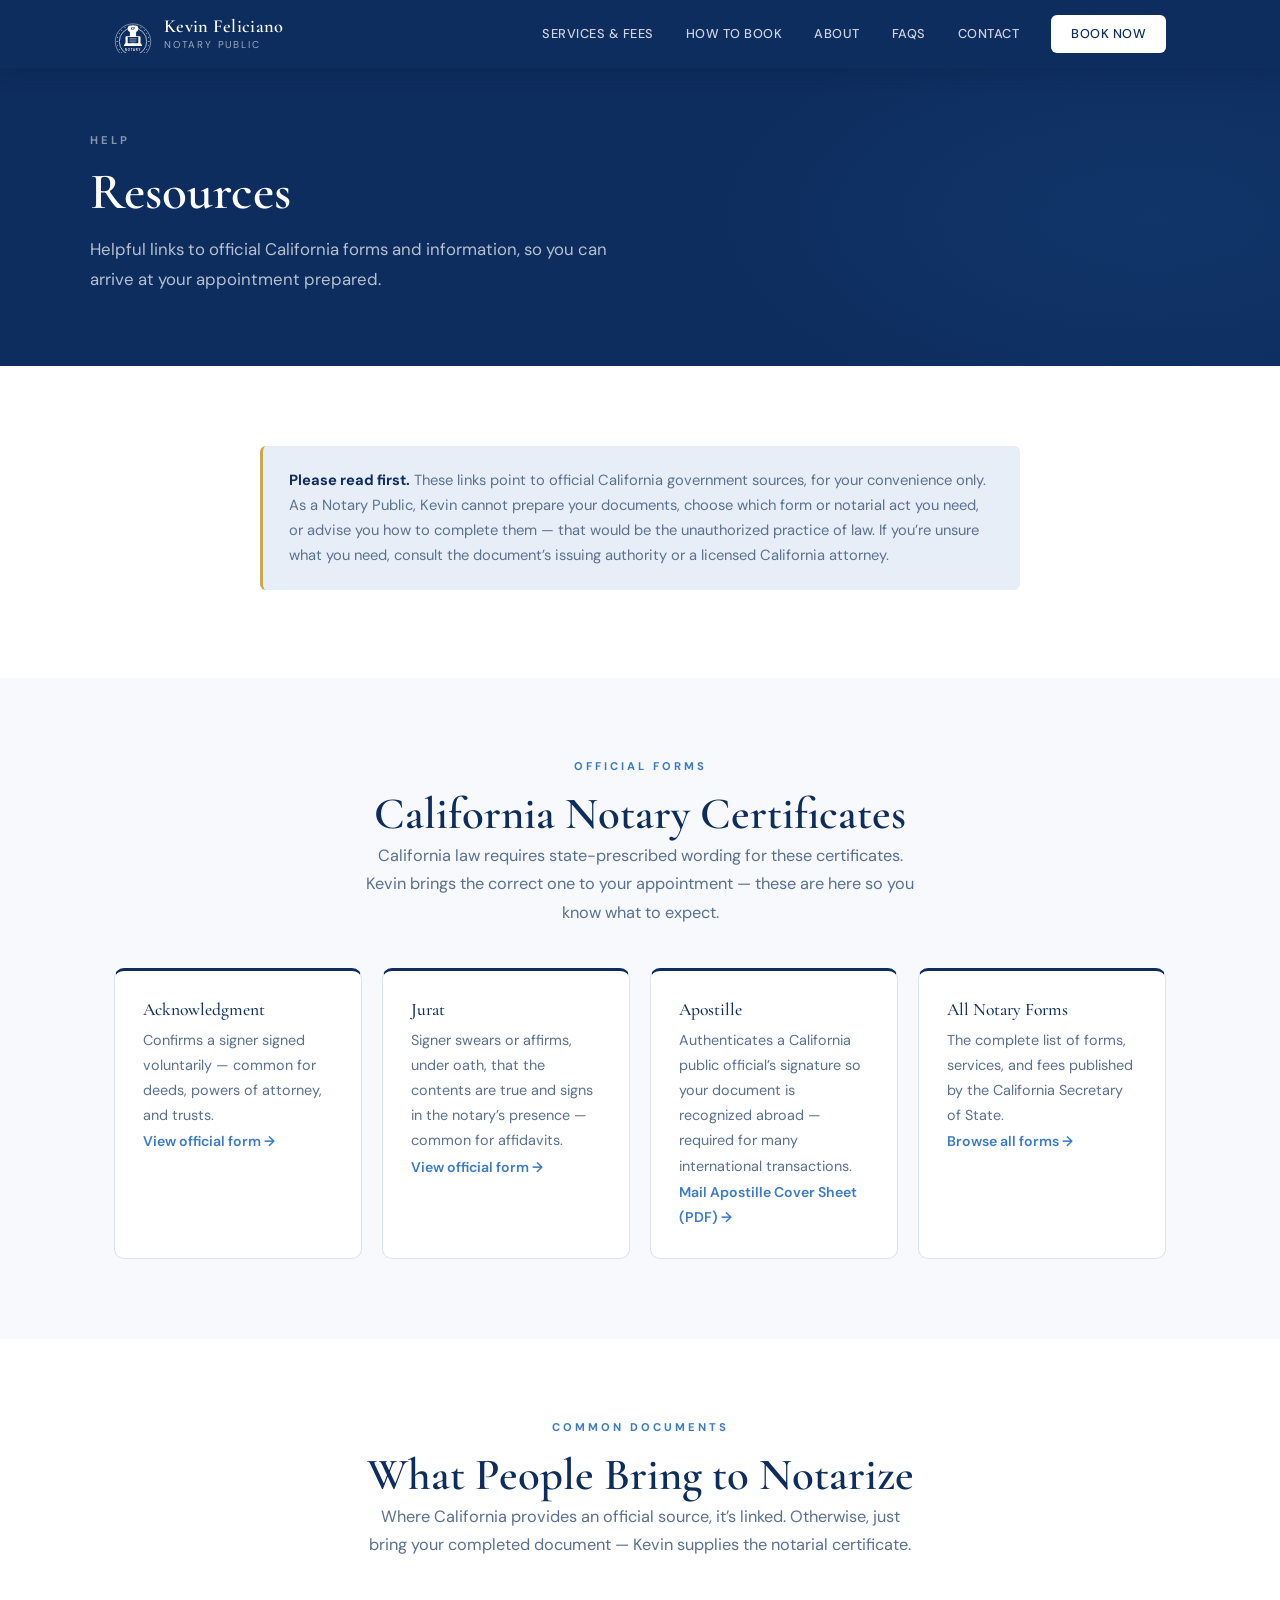
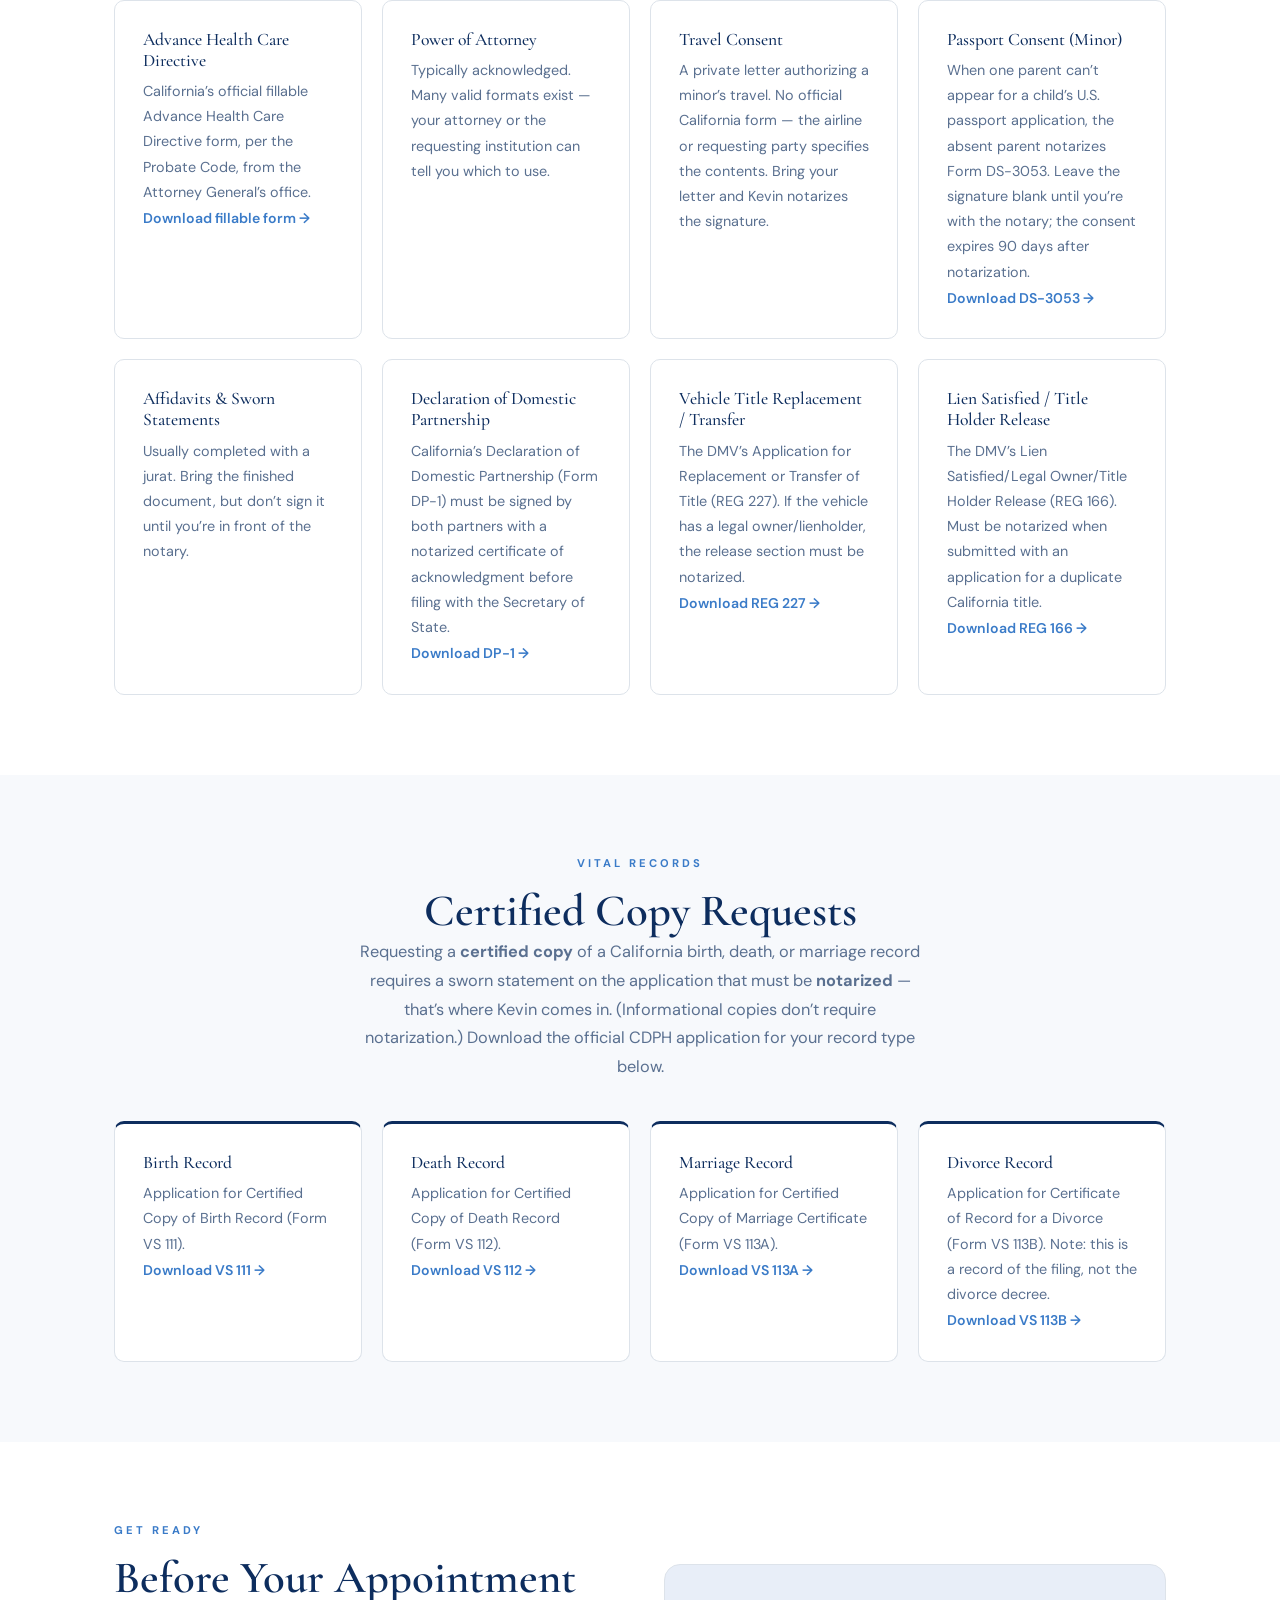
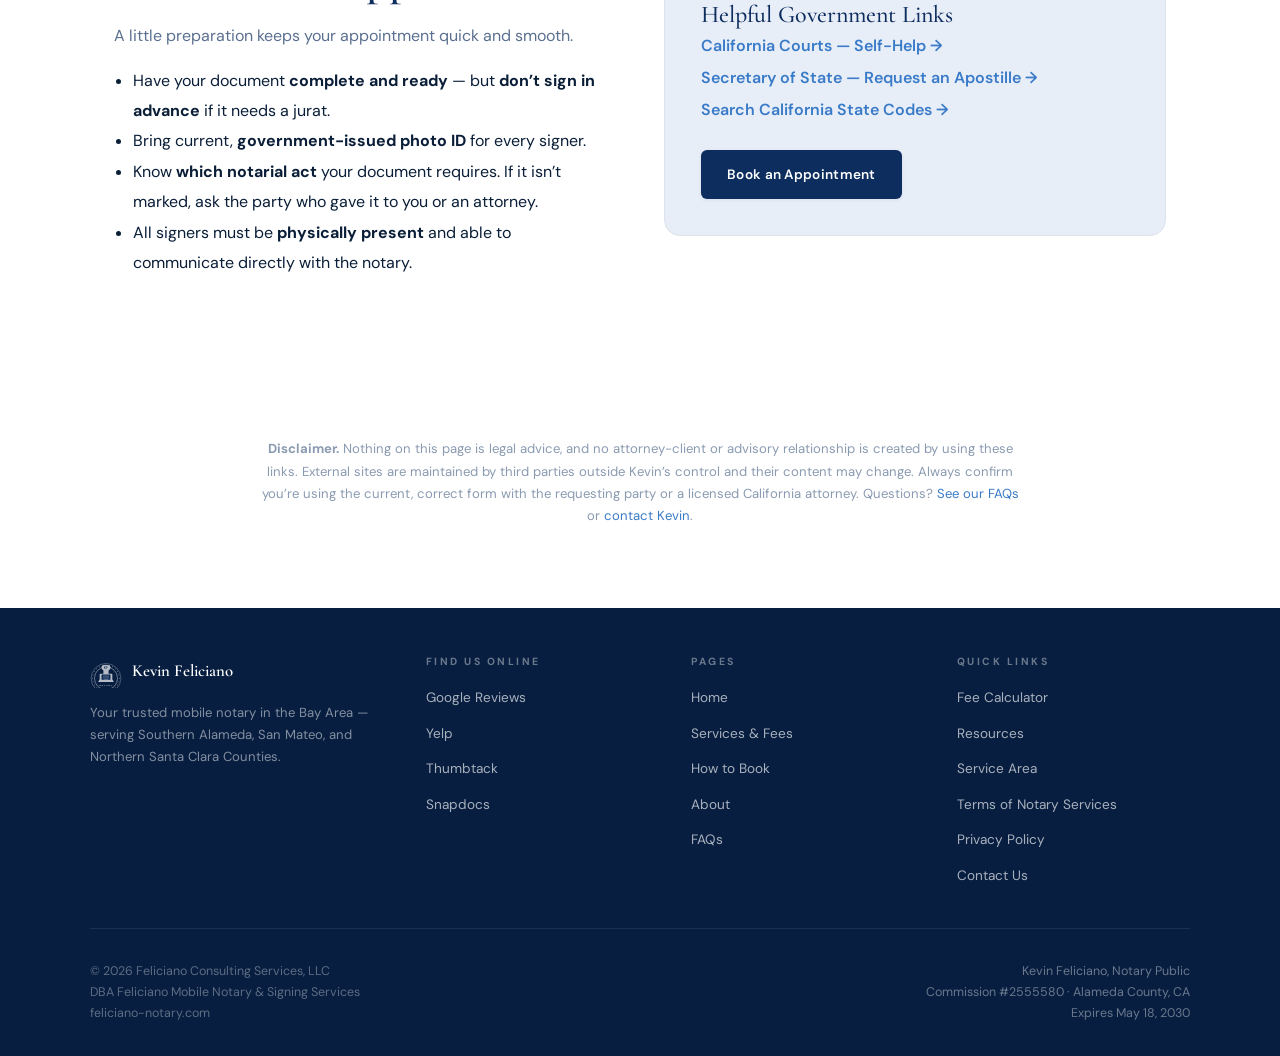
<file: resources.html>
<!DOCTYPE html>
<html lang="en">
<head>
  <!-- Google tag (gtag.js) -->
  <script async src="https://www.googletagmanager.com/gtag/js?id=AW-18282682154"></script>
  <script>
    window.dataLayer = window.dataLayer || [];
    function gtag(){dataLayer.push(arguments);}
    gtag('js', new Date());

    gtag('config', 'AW-18282682154');
  </script>
  <meta charset="UTF-8"/><meta name="viewport" content="width=device-width, initial-scale=1.0"/>
  <meta name="description" content="Notary document resources — official California forms and helpful links from Kevin Feliciano, Mobile Notary, Fremont CA. Informational only; not legal advice."/>
  <title>Resources | Feliciano Mobile Notary</title>
  <link rel="stylesheet" href="css/style.css"/>
  <link rel="icon" type="image/png" href="images/favicon-32.png"/>
<!-- Built: 2026-07-05 -->
<script type="application/ld+json">
{
  "@context": "https://schema.org",
  "@type": [
    "LegalService",
    "ProfessionalService"
  ],
  "name": "Feliciano Mobile Notary & Signing Services",
  "legalName": "Feliciano Consulting Services, LLC",
  "description": "Professional mobile notary services in Fremont, CA and the surrounding Bay Area. Available evenings, weekends, and holidays. Serving Southern Alameda and Northern Santa Clara Counties.",
  "url": "https://www.feliciano-notary.com",
  "founder": {
    "@type": "Person",
    "name": "Kevin Feliciano"
  },
  "areaServed": [
    {
      "@type": "City",
      "name": "Fremont"
    },
    {
      "@type": "City",
      "name": "Newark"
    },
    {
      "@type": "City",
      "name": "Union City"
    },
    {
      "@type": "City",
      "name": "Hayward"
    },
    {
      "@type": "City",
      "name": "Milpitas"
    },
    {
      "@type": "City",
      "name": "San Jose"
    },
    {
      "@type": "City",
      "name": "Sunnyvale"
    },
    {
      "@type": "City",
      "name": "Santa Clara"
    },
    {
      "@type": "City",
      "name": "Castro Valley"
    },
    {
      "@type": "City",
      "name": "San Leandro"
    },
    {
      "@type": "City",
      "name": "Sunol"
    },
    {
      "@type": "City",
      "name": "San Lorenzo"
    },
    {
      "@type": "City",
      "name": "Mountain View"
    },
    {
      "@type": "City",
      "name": "Menlo Park"
    },
    {
      "@type": "City",
      "name": "Palo Alto"
    },
    {
      "@type": "City",
      "name": "Redwood City"
    },
    {
      "@type": "City",
      "name": "San Mateo"
    },
    {
      "@type": "City",
      "name": "Dublin"
    },
    {
      "@type": "City",
      "name": "Pleasanton"
    },
    {
      "@type": "City",
      "name": "Livermore"
    },
    {
      "@type": "City",
      "name": "San Ramon"
    }
  ],
  "serviceArea": {
    "@type": "GeoCircle",
    "geoMidpoint": {
      "@type": "GeoCoordinates",
      "latitude": 37.5485,
      "longitude": -121.9886
    },
    "geoRadius": "24140"
  },
  "priceRange": "$$",
  "paymentAccepted": "Cash, Check, Card",
  "openingHours": [
    "Sa 09:00-21:00",
    "Su 09:00-21:00",
    "Mo-Fr 18:00-00:00"
  ],
  "sameAs": [
    "https://share.google/cFku8jRMLi86PtdLI",
    "https://www.yelp.com/biz/feliciano-mobile-notary-and-signing-services-fremont-3",
    "https://www.thumbtack.com/ca/fremont/notary-public/feliciano-mobile-notary-signing-services/service/584774308005511186",
    "https://notary.snapdocs.com/notary-public/california/fremont/kevin-feliciano"
  ],
  "makesOffer": [
    {
      "@type": "Offer",
      "itemOffered": {
        "@type": "Service",
        "name": "Acknowledgment"
      }
    },
    {
      "@type": "Offer",
      "itemOffered": {
        "@type": "Service",
        "name": "Jurat"
      }
    },
    {
      "@type": "Offer",
      "itemOffered": {
        "@type": "Service",
        "name": "Certified Copy of Power of Attorney"
      }
    },
    {
      "@type": "Offer",
      "itemOffered": {
        "@type": "Service",
        "name": "Loan Signing Services"
      }
    }
  ]
}
</script>
</head>
<body>
<nav class="nav">
  <div class="nav-inner">
    <a href="index.html" class="nav-brand">
      <svg class="logo-mark" width="38" height="38" viewBox="-43 -58 86 82">
        <circle cx="0" cy="0" r="40" fill="none" stroke="white" stroke-width="1"/>
        <g fill="white"><circle cx="0" cy="-36" r="1.3"/><circle cx="9.3" cy="-34.8" r="1.1"/><circle cx="18" cy="-31.2" r="1.1"/><circle cx="25.5" cy="-25.5" r="1.1"/><circle cx="31.2" cy="-18" r="1.1"/><circle cx="34.8" cy="-9.3" r="1.1"/><circle cx="36" cy="0" r="1.3"/><circle cx="34.8" cy="9.3" r="1.1"/><circle cx="31.2" cy="18" r="1.1"/><circle cx="25.5" cy="25.5" r="1.1"/><circle cx="18" cy="31.2" r="1.1"/><circle cx="9.3" cy="34.8" r="1.1"/><circle cx="0" cy="36" r="1.3"/><circle cx="-9.3" cy="34.8" r="1.1"/><circle cx="-18" cy="31.2" r="1.1"/><circle cx="-25.5" cy="25.5" r="1.1"/><circle cx="-31.2" cy="18" r="1.1"/><circle cx="-34.8" cy="9.3" r="1.1"/><circle cx="-36" cy="0" r="1.3"/><circle cx="-34.8" cy="-9.3" r="1.1"/><circle cx="-31.2" cy="-18" r="1.1"/><circle cx="-25.5" cy="-25.5" r="1.1"/><circle cx="-18" cy="-31.2" r="1.1"/><circle cx="-9.3" cy="-34.8" r="1.1"/></g>
        <circle cx="0" cy="0" r="31" fill="none" stroke="white" stroke-width="1.5"/>
        <path d="M-21,10 L-18,4 L18,4 L21,10 Z" fill="white"/><rect x="-17" y="-12" width="34" height="18" rx="2" fill="white"/><rect x="-7" y="-24" width="14" height="14" rx="2" fill="white"/><rect x="-12" y="-36" width="24" height="14" rx="7" fill="white"/>
        <text x="0" y="-26" font-family="Arial,sans-serif" font-size="7" font-weight="700" fill="#0d2d5e" text-anchor="middle" letter-spacing="0.5">KF</text>
        <rect x="-12" y="-10" width="24" height="14" rx="1" fill="#0d2d5e"/><line x1="-8" y1="-6" x2="8" y2="-6" stroke="white" stroke-width="1.3"/><line x1="-8" y1="-1" x2="8" y2="-1" stroke="white" stroke-width="1.3"/><line x1="-5" y1="4" x2="5" y2="4" stroke="white" stroke-width="1.3"/>
        <text x="0" y="21" font-family="Arial,sans-serif" font-size="6" font-weight="700" fill="white" letter-spacing="2" text-anchor="middle">NOTARY</text>
      </svg>
      <div class="nav-wordmark"><span class="name">Kevin Feliciano</span><span class="sub">Notary Public</span></div>
    </a>
    <div class="nav-links">
      <div class="nav-dropdown">
        <a href="services.html">Services &amp; Fees</a>
        <div class="nav-dropdown-menu">
          <a href="services.html">Services &amp; Fees</a>
          <a href="service-area.html">Service Area</a>
          <a href="calculator.html">Fee Calculator</a>
          <a href="resources.html">Resources</a>
        </div>
      </div>
      <a href="book.html">How to Book</a>
      <div class="nav-dropdown">
        <a href="about.html">About</a>
        <div class="nav-dropdown-menu">
          <a href="about.html">About</a>
          <a href="contact.html">Contact</a>
          <a href="service-area.html">Service Area</a>
          <a href="terms.html">Full Terms</a>
        </div>
      </div>
      <a href="faq.html">FAQs</a>
      <a href="contact.html">Contact</a>
      <a href="book.html" class="nav-cta" style="color:#0d2d5e">Book Now</a>
    </div>
    <button class="nav-mobile-toggle" aria-label="Menu"><span></span><span></span><span></span></button>
  </div>
</nav>

<section class="page-hero">
  <div class="page-hero-inner">
    <span class="eyebrow" style="color:rgba(255,255,255,0.5)">Help</span>
    <h1>Resources</h1>
    <p>Helpful links to official California forms and information, so you can arrive at your appointment prepared.</p>
  </div>
</section>

<section class="section">
  <div class="container">
    <div style="max-width:760px;margin:0 auto 8px;padding:22px 26px;background:var(--light-blue);border-left:3px solid var(--gold);border-radius:var(--radius-sm)">
      <p style="margin:0;font-size:0.92rem;color:var(--text-soft);line-height:1.7"><strong style="color:var(--navy)">Please read first.</strong> These links point to official California government sources, for your convenience only. As a Notary Public, Kevin cannot prepare your documents, choose which form or notarial act you need, or advise you how to complete them &mdash; that would be the unauthorized practice of law. If you&rsquo;re unsure what you need, consult the document&rsquo;s issuing authority or a licensed California attorney.</p>
    </div>
  </div>
</section>

<section class="section section-alt">
  <div class="container">
    <div class="text-center section-header scroll-reveal">
      <span class="eyebrow">Official Forms</span>
      <h2>California Notary Certificates</h2>
      <p style="text-align:center;margin:0 auto">California law requires state-prescribed wording for these certificates. Kevin brings the correct one to your appointment &mdash; these are here so you know what to expect.</p>
    </div>
    <div class="cards-grid scroll-reveal">
      <div class="card card-top-accent">
        <h3>Acknowledgment</h3>
        <p>Confirms a signer signed voluntarily &mdash; common for deeds, powers of attorney, and trusts.</p>
        <a href="https://www.sos.ca.gov/notary/acknowledgments" target="_blank" rel="noopener" style="color:var(--blue-accent);font-weight:600;font-size:0.88rem">View official form &rarr;</a>
      </div>
      <div class="card card-top-accent">
        <h3>Jurat</h3>
        <p>Signer swears or affirms, under oath, that the contents are true and signs in the notary&rsquo;s presence &mdash; common for affidavits.</p>
        <a href="https://www.sos.ca.gov/notary/jurats" target="_blank" rel="noopener" style="color:var(--blue-accent);font-weight:600;font-size:0.88rem">View official form &rarr;</a>
      </div>
      <div class="card card-top-accent">
        <h3>Apostille</h3>
        <p>Authenticates a California public official&rsquo;s signature so your document is recognized abroad &mdash; required for many international transactions.</p>
        <a href="https://notary.cdn.sos.ca.gov/forms/apostille-request-form.pdf" target="_blank" rel="noopener" style="color:var(--blue-accent);font-weight:600;font-size:0.88rem">Mail Apostille Cover Sheet (PDF) &rarr;</a>
      </div>
      <div class="card card-top-accent">
        <h3>All Notary Forms</h3>
        <p>The complete list of forms, services, and fees published by the California Secretary of State.</p>
        <a href="https://www.sos.ca.gov/notary/forms" target="_blank" rel="noopener" style="color:var(--blue-accent);font-weight:600;font-size:0.88rem">Browse all forms &rarr;</a>
      </div>
    </div>
  </div>
</section>

<section class="section">
  <div class="container">
    <div class="text-center section-header scroll-reveal">
      <span class="eyebrow">Common Documents</span>
      <h2>What People Bring to Notarize</h2>
      <p style="text-align:center;margin:0 auto">Where California provides an official source, it&rsquo;s linked. Otherwise, just bring your completed document &mdash; Kevin supplies the notarial certificate.</p>
    </div>
    <div class="cards-grid scroll-reveal">
      <div class="card">
        <h3>Advance Health Care Directive</h3>
        <p>California&rsquo;s official fillable Advance Health Care Directive form, per the Probate Code, from the Attorney General&rsquo;s office.</p>
        <a href="https://oag.ca.gov/system/files/media/ProbateCodeAdvanceHealthCareDirectiveForm-fillable.pdf" target="_blank" rel="noopener" style="color:var(--blue-accent);font-weight:600;font-size:0.88rem">Download fillable form &rarr;</a>
      </div>
      <div class="card">
        <h3>Power of Attorney</h3>
        <p>Typically acknowledged. Many valid formats exist &mdash; your attorney or the requesting institution can tell you which to use.</p>
      </div>
      <div class="card">
        <h3>Travel Consent</h3>
        <p>A private letter authorizing a minor&rsquo;s travel. No official California form &mdash; the airline or requesting party specifies the contents. Bring your letter and Kevin notarizes the signature.</p>
      </div>
      <div class="card">
        <h3>Passport Consent (Minor)</h3>
        <p>When one parent can&rsquo;t appear for a child&rsquo;s U.S. passport application, the absent parent notarizes Form DS-3053. Leave the signature blank until you&rsquo;re with the notary; the consent expires 90 days after notarization.</p>
        <a href="https://eforms.state.gov/Forms/ds3053.pdf" target="_blank" rel="noopener" style="color:var(--blue-accent);font-weight:600;font-size:0.88rem">Download DS-3053 &rarr;</a>
      </div>
      <div class="card">
        <h3>Affidavits &amp; Sworn Statements</h3>
        <p>Usually completed with a jurat. Bring the finished document, but don&rsquo;t sign it until you&rsquo;re in front of the notary.</p>
      </div>
      <div class="card">
        <h3>Declaration of Domestic Partnership</h3>
        <p>California&rsquo;s Declaration of Domestic Partnership (Form DP-1) must be signed by both partners with a notarized certificate of acknowledgment before filing with the Secretary of State.</p>
        <a href="https://dp.cdn.sos.ca.gov/forms/dp1.pdf" target="_blank" rel="noopener" style="color:var(--blue-accent);font-weight:600;font-size:0.88rem">Download DP-1 &rarr;</a>
      </div>
      <div class="card">
        <h3>Vehicle Title Replacement / Transfer</h3>
        <p>The DMV&rsquo;s Application for Replacement or Transfer of Title (REG 227). If the vehicle has a legal owner/lienholder, the release section must be notarized.</p>
        <a href="https://www.dmv.ca.gov/portal/file/reg-227-pdf/" target="_blank" rel="noopener" style="color:var(--blue-accent);font-weight:600;font-size:0.88rem">Download REG 227 &rarr;</a>
      </div>
      <div class="card">
        <h3>Lien Satisfied / Title Holder Release</h3>
        <p>The DMV&rsquo;s Lien Satisfied/Legal Owner/Title Holder Release (REG 166). Must be notarized when submitted with an application for a duplicate California title.</p>
        <a href="https://www.dmv.ca.gov/portal/file/lien-satisfied-title-holder-release-reg-166-pdf/" target="_blank" rel="noopener" style="color:var(--blue-accent);font-weight:600;font-size:0.88rem">Download REG 166 &rarr;</a>
      </div>
    </div>
  </div>
</section>

<section class="section section-alt">
  <div class="container">
    <div class="text-center section-header scroll-reveal">
      <span class="eyebrow">Vital Records</span>
      <h2>Certified Copy Requests</h2>
      <p style="text-align:center;margin:0 auto">Requesting a <strong>certified copy</strong> of a California birth, death, or marriage record requires a sworn statement on the application that must be <strong>notarized</strong> &mdash; that&rsquo;s where Kevin comes in. (Informational copies don&rsquo;t require notarization.) Download the official CDPH application for your record type below.</p>
    </div>
    <div class="cards-grid scroll-reveal">
      <div class="card card-top-accent">
        <h3>Birth Record</h3>
        <p>Application for Certified Copy of Birth Record (Form VS 111).</p>
        <a href="https://www.cdph.ca.gov/Programs/CHSI/CDPH%20Document%20Library/VS111.pdf" target="_blank" rel="noopener" style="color:var(--blue-accent);font-weight:600;font-size:0.88rem">Download VS 111 &rarr;</a>
      </div>
      <div class="card card-top-accent">
        <h3>Death Record</h3>
        <p>Application for Certified Copy of Death Record (Form VS 112).</p>
        <a href="https://www.cdph.ca.gov/CDPH%20Document%20Library/ControlledForms/VS112.pdf" target="_blank" rel="noopener" style="color:var(--blue-accent);font-weight:600;font-size:0.88rem">Download VS 112 &rarr;</a>
      </div>
      <div class="card card-top-accent">
        <h3>Marriage Record</h3>
        <p>Application for Certified Copy of Marriage Certificate (Form VS 113A).</p>
        <a href="https://www.cdph.ca.gov/CDPH%20Document%20Library/ControlledForms/VS113a.pdf" target="_blank" rel="noopener" style="color:var(--blue-accent);font-weight:600;font-size:0.88rem">Download VS 113A &rarr;</a>
      </div>
      <div class="card card-top-accent">
        <h3>Divorce Record</h3>
        <p>Application for Certificate of Record for a Divorce (Form VS 113B). Note: this is a record of the filing, not the divorce decree.</p>
        <a href="https://www.cdph.ca.gov/CDPH%20Document%20Library/ControlledForms/VS113b.pdf" target="_blank" rel="noopener" style="color:var(--blue-accent);font-weight:600;font-size:0.88rem">Download VS 113B &rarr;</a>
      </div>
    </div>
  </div>
</section>

<section class="section">
  <div class="container">
    <div class="teaser-grid scroll-reveal">
      <div>
        <span class="eyebrow">Get Ready</span>
        <h2>Before Your Appointment</h2>
        <p class="mt-16">A little preparation keeps your appointment quick and smooth.</p>
        <ul style="margin-top:16px;line-height:1.9;list-style:disc;padding-left:1.2em">
          <li>Have your document <strong>complete and ready</strong> &mdash; but <strong>don&rsquo;t sign in advance</strong> if it needs a jurat.</li>
          <li>Bring current, <strong>government-issued photo ID</strong> for every signer.</li>
          <li>Know <strong>which notarial act</strong> your document requires. If it isn&rsquo;t marked, ask the party who gave it to you or an attorney.</li>
          <li>All signers must be <strong>physically present</strong> and able to communicate directly with the notary.</li>
        </ul>
      </div>
      <div style="background:var(--light-blue);border-radius:var(--radius-lg);padding:36px;border:1px solid var(--border)">
        <h3 style="margin-top:0">Helpful Government Links</h3>
        <ul style="line-height:2;list-style:none;padding:0;margin:0">
          <li><a href="https://selfhelp.courts.ca.gov/" target="_blank" rel="noopener" style="color:var(--blue-accent);font-weight:600">California Courts &mdash; Self-Help &rarr;</a></li>
          <li><a href="https://www.sos.ca.gov/notary/request-apostille" target="_blank" rel="noopener" style="color:var(--blue-accent);font-weight:600">Secretary of State &mdash; Request an Apostille &rarr;</a></li>
          <li><a href="https://leginfo.legislature.ca.gov/" target="_blank" rel="noopener" style="color:var(--blue-accent);font-weight:600">Search California State Codes &rarr;</a></li>
        </ul>
        <p style="margin-top:24px;margin-bottom:0"><a href="book.html" class="btn btn-primary" style="display:inline-block">Book an Appointment</a></p>
      </div>
    </div>
  </div>
</section>

<section class="section">
  <div class="container">
    <div style="max-width:760px;margin:0 auto;text-align:center">
      <p style="font-size:0.82rem;color:var(--text-muted);line-height:1.7"><strong>Disclaimer.</strong> Nothing on this page is legal advice, and no attorney-client or advisory relationship is created by using these links. External sites are maintained by third parties outside Kevin&rsquo;s control and their content may change. Always confirm you&rsquo;re using the current, correct form with the requesting party or a licensed California attorney. Questions? <a href="faq.html" style="color:var(--blue-accent)">See our FAQs</a> or <a href="contact.html" style="color:var(--blue-accent)">contact Kevin</a>.</p>
    </div>
  </div>
</section>

<footer class="footer">
  <div class="footer-inner">
    <div class="footer-top">
      <div class="footer-brand">
        <div style="display:flex;align-items:center;gap:10px">
          <svg width="32" height="32" viewBox="-43 -58 86 82" opacity="0.7">
            <circle cx="0" cy="0" r="40" fill="none" stroke="white" stroke-width="1"/>
            <g fill="white"><circle cx="0" cy="-36" r="1.3"/><circle cx="9.3" cy="-34.8" r="1.1"/><circle cx="18" cy="-31.2" r="1.1"/><circle cx="25.5" cy="-25.5" r="1.1"/><circle cx="31.2" cy="-18" r="1.1"/><circle cx="34.8" cy="-9.3" r="1.1"/><circle cx="36" cy="0" r="1.3"/><circle cx="34.8" cy="9.3" r="1.1"/><circle cx="31.2" cy="18" r="1.1"/><circle cx="25.5" cy="25.5" r="1.1"/><circle cx="18" cy="31.2" r="1.1"/><circle cx="9.3" cy="34.8" r="1.1"/><circle cx="0" cy="36" r="1.3"/><circle cx="-9.3" cy="34.8" r="1.1"/><circle cx="-18" cy="31.2" r="1.1"/><circle cx="-25.5" cy="25.5" r="1.1"/><circle cx="-31.2" cy="18" r="1.1"/><circle cx="-34.8" cy="9.3" r="1.1"/><circle cx="-36" cy="0" r="1.3"/><circle cx="-34.8" cy="-9.3" r="1.1"/><circle cx="-31.2" cy="-18" r="1.1"/><circle cx="-25.5" cy="-25.5" r="1.1"/><circle cx="-18" cy="-31.2" r="1.1"/><circle cx="-9.3" cy="-34.8" r="1.1"/></g>
            <circle cx="0" cy="0" r="31" fill="none" stroke="white" stroke-width="1.5"/>
            <path d="M-21,10 L-18,4 L18,4 L21,10 Z" fill="white"/><rect x="-17" y="-12" width="34" height="18" rx="2" fill="white"/><rect x="-7" y="-24" width="14" height="14" rx="2" fill="white"/><rect x="-12" y="-36" width="24" height="14" rx="7" fill="white"/>
            <text x="0" y="-26" font-family="Arial,sans-serif" font-size="7" font-weight="700" fill="#0d2d5e" text-anchor="middle" letter-spacing="0.5">KF</text>
            <rect x="-12" y="-10" width="24" height="14" rx="1" fill="#0d2d5e"/><line x1="-8" y1="-6" x2="8" y2="-6" stroke="white" stroke-width="1.3"/><line x1="-8" y1="-1" x2="8" y2="-1" stroke="white" stroke-width="1.3"/><line x1="-5" y1="4" x2="5" y2="4" stroke="white" stroke-width="1.3"/>
            <text x="0" y="21" font-family="Arial,sans-serif" font-size="6" font-weight="700" fill="white" letter-spacing="2" text-anchor="middle">NOTARY</text>
          </svg>
          <div style="color:white;font-family:'Cormorant Garamond',serif;font-size:1.05rem;font-weight:600">Kevin Feliciano</div>
        </div>
        <p class="tagline">Your trusted mobile notary in the Bay Area — serving Southern Alameda, San Mateo, and Northern Santa Clara Counties.</p>
      </div>
      <div class="footer-col">
        <h4>Find Us Online</h4>
        <ul>
          <li><a href="https://share.google/cFku8jRMLi86PtdLI" target="_blank" rel="noopener noreferrer">Google Reviews</a></li>
          <li><a href="https://www.yelp.com/biz/feliciano-mobile-notary-and-signing-services-fremont-3" target="_blank" rel="noopener noreferrer">Yelp</a></li>
          <li><a href="https://www.thumbtack.com/ca/fremont/notary-public/feliciano-mobile-notary-signing-services/service/584774308005511186" target="_blank" rel="noopener noreferrer">Thumbtack</a></li>
          <li><a href="https://notary.snapdocs.com/notary-public/california/fremont/kevin-feliciano" target="_blank" rel="noopener noreferrer">Snapdocs</a></li>
        </ul>
      </div>
      <div class="footer-col">
        <h4>Pages</h4>
        <ul>
          <li><a href="index.html">Home</a></li>
          <li><a href="services.html">Services &amp; Fees</a></li>
          <li><a href="book.html">How to Book</a></li>
          <li><a href="about.html">About</a></li>
          <li><a href="faq.html">FAQs</a></li>
        </ul>
      </div>
      <div class="footer-col">
        <h4>Quick Links</h4>
        <ul>
          <li><a href="calculator.html">Fee Calculator</a></li>
          <li><a href="resources.html">Resources</a></li>
          <li><a href="service-area.html">Service Area</a></li>
          <li><a href="terms.html">Terms of Notary Services</a></li>
          <li><a href="privacy.html">Privacy Policy</a></li>
          <li><a href="contact.html">Contact Us</a></li>
        </ul>
      </div>
    </div>
    <div class="footer-bottom">
      <p class="footer-copyright">&copy; 2026 Feliciano Consulting Services, LLC<br>DBA Feliciano Mobile Notary &amp; Signing Services<br>feliciano-notary.com</p>
      <p class="footer-commission">Kevin Feliciano, Notary Public<br>Commission #2555580 &middot; Alameda County, CA<br>Expires May 18, 2030</p>
    </div>
  </div>
</footer>
<script src="js/main.js"></script>
</body>
</html>
</file>
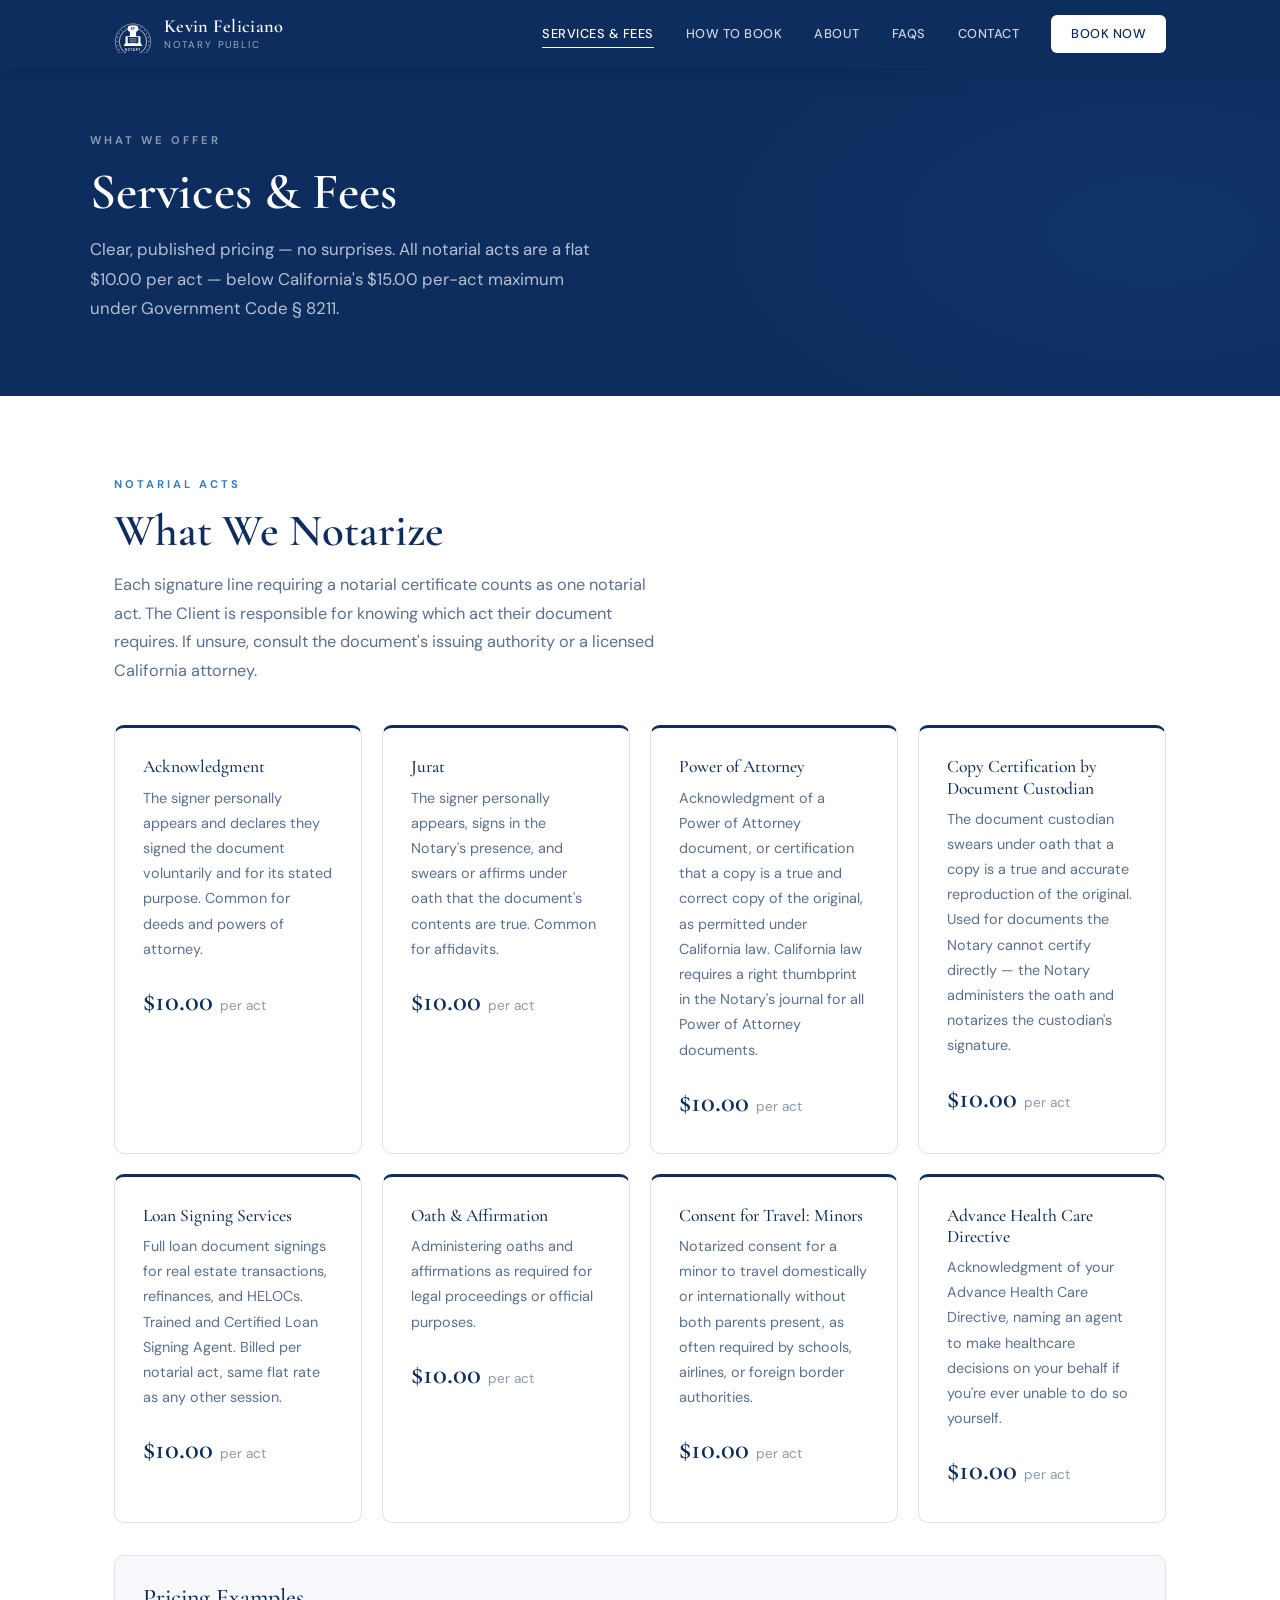
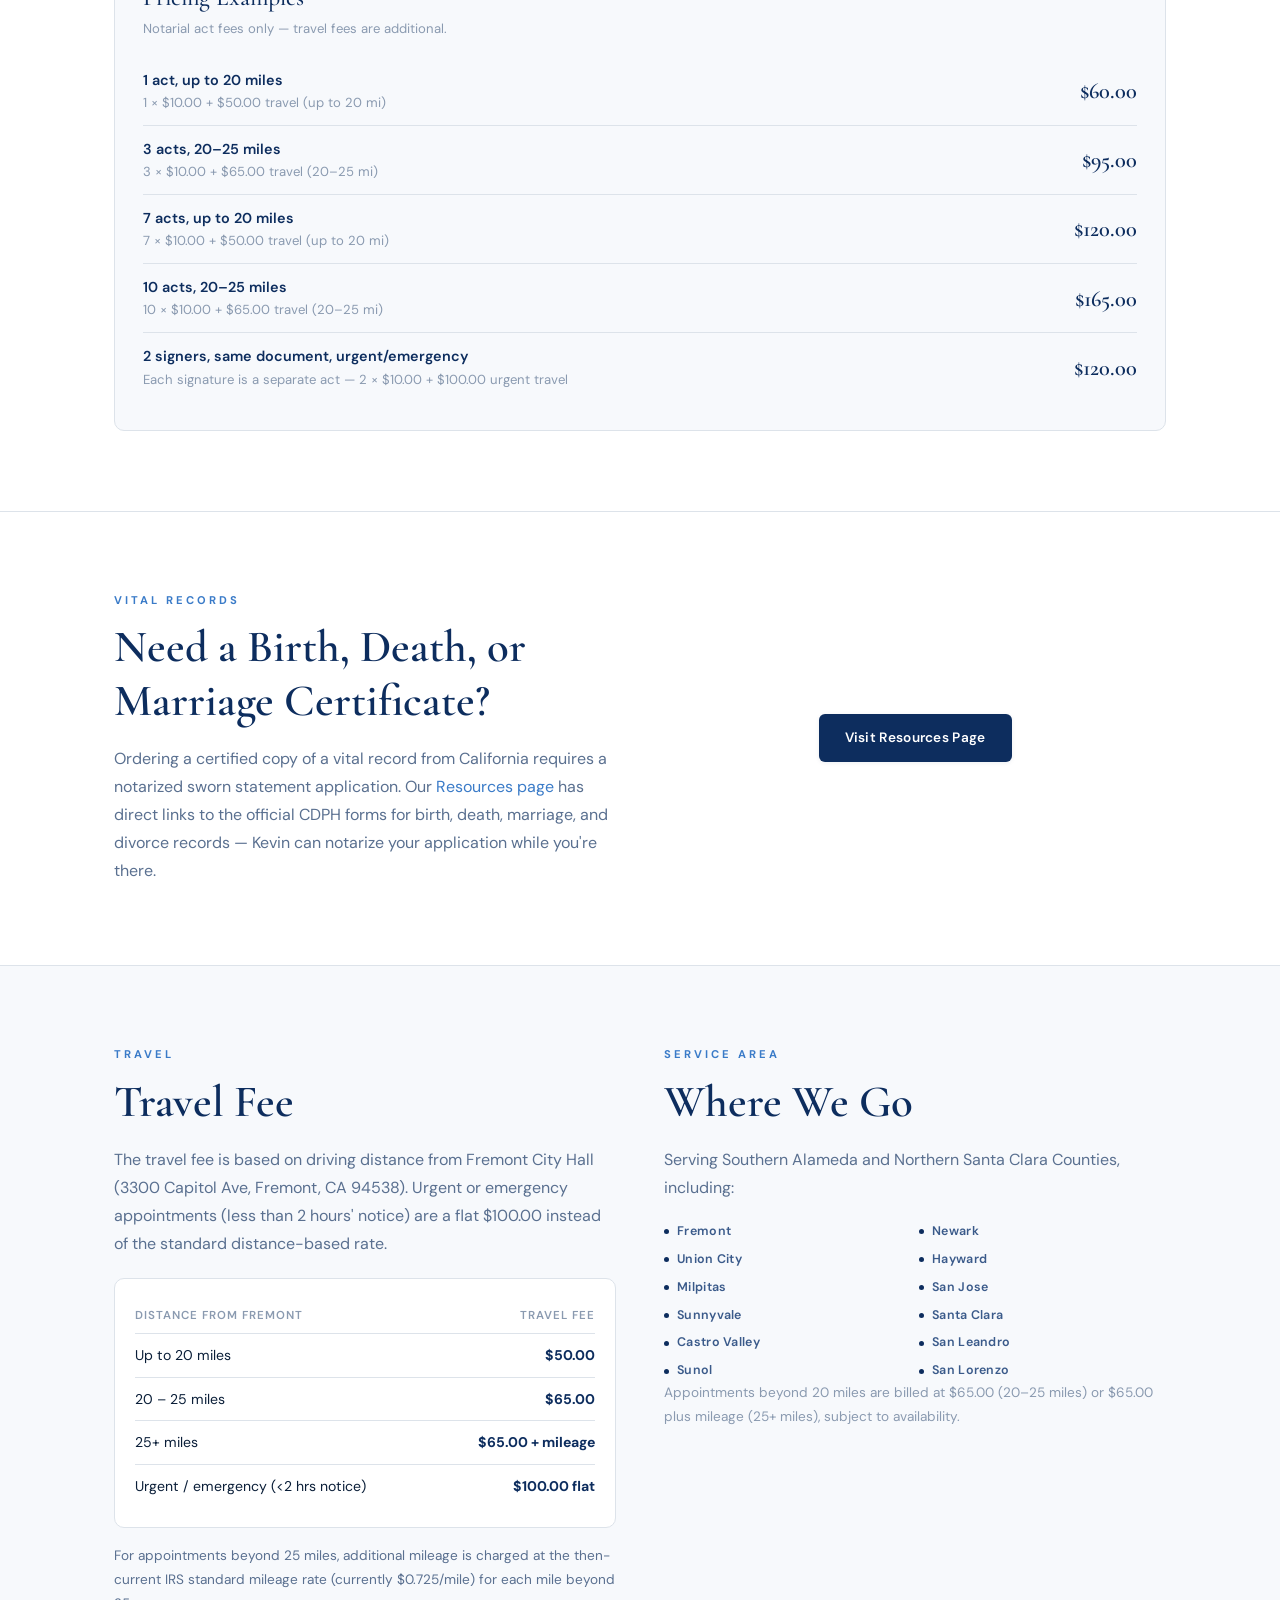
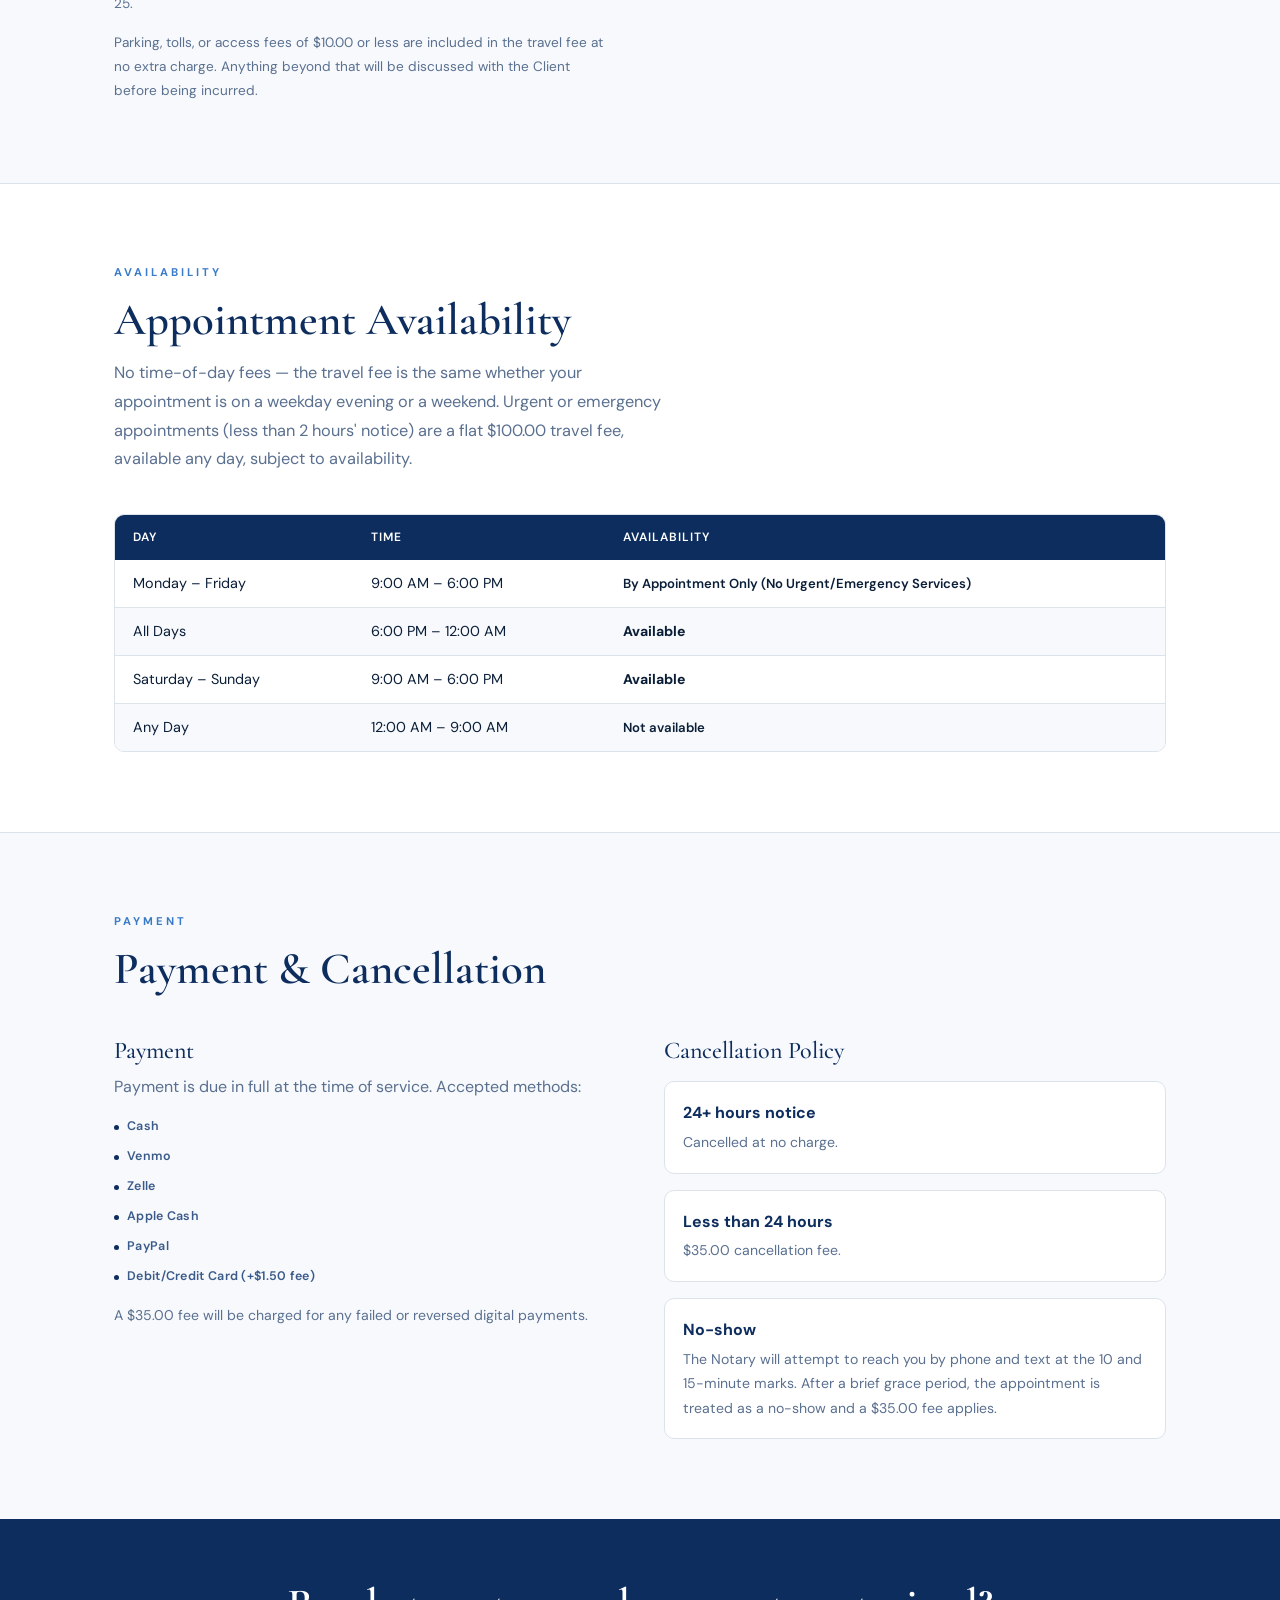
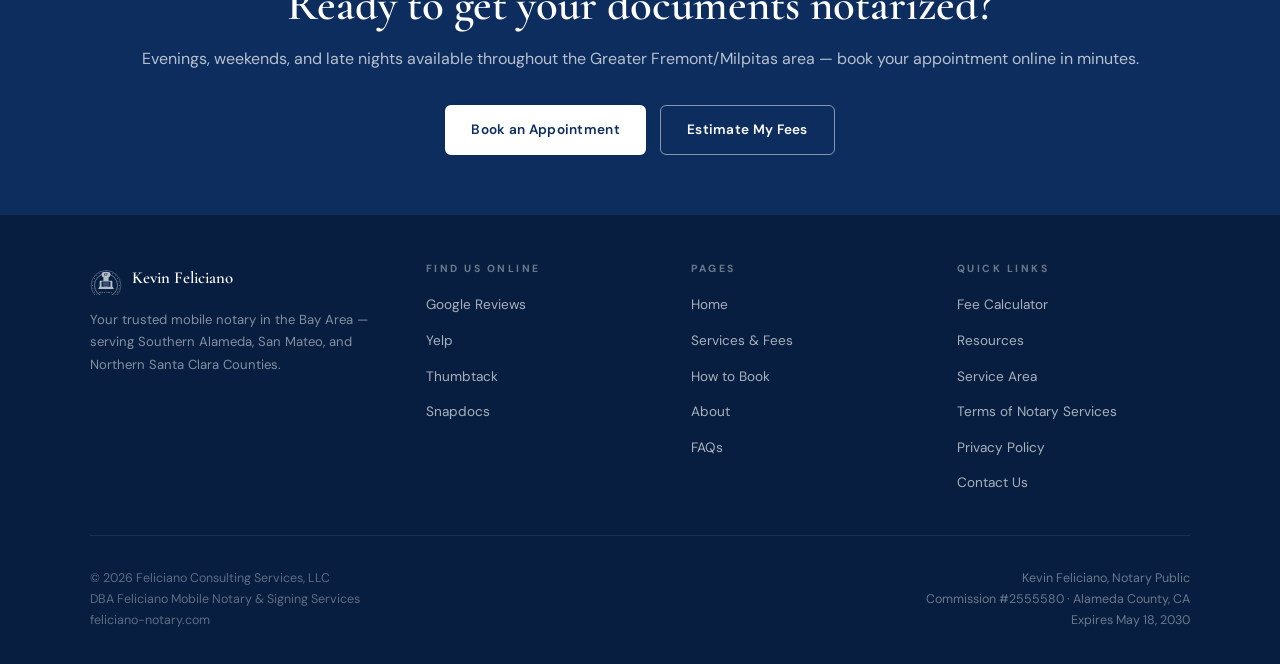
<file: services.html>
<!DOCTYPE html>
<html lang="en">
<head>
  <!-- Google tag (gtag.js) -->
  <script async src="https://www.googletagmanager.com/gtag/js?id=AW-18282682154"></script>
  <script>
    window.dataLayer = window.dataLayer || [];
    function gtag(){dataLayer.push(arguments);}
    gtag('js', new Date());

    gtag('config', 'AW-18282682154');
  </script>
  <meta charset="UTF-8"/>
  <meta name="viewport" content="width=device-width, initial-scale=1.0"/>
  <meta name="description" content="Notarial services and full fee schedule — Kevin Feliciano, Mobile Notary, Fremont CA. Acknowledgments, Jurats, Certified Copies. Evening, weekend, and holiday availability."/>
  <title>Services & Fees | Feliciano Mobile Notary</title>
  <link rel="stylesheet" href="css/style.css"/>
  <link rel="icon" type="image/png" href="images/favicon-32.png"/>
<!-- Built: 2026-06-03 -->
<script type="application/ld+json">
{
  "@context": "https://schema.org",
  "@type": [
    "LegalService",
    "ProfessionalService"
  ],
  "name": "Feliciano Mobile Notary & Signing Services",
  "legalName": "Feliciano Consulting Services, LLC",
  "description": "Professional mobile notary services in Fremont, CA and the surrounding Bay Area. Available evenings, weekends, and holidays. Serving Southern Alameda and Northern Santa Clara Counties.",
  "url": "https://www.feliciano-notary.com",
  "founder": {
    "@type": "Person",
    "name": "Kevin Feliciano"
  },
  "areaServed": [
    {
      "@type": "City",
      "name": "Fremont"
    },
    {
      "@type": "City",
      "name": "Newark"
    },
    {
      "@type": "City",
      "name": "Union City"
    },
    {
      "@type": "City",
      "name": "Hayward"
    },
    {
      "@type": "City",
      "name": "Milpitas"
    },
    {
      "@type": "City",
      "name": "San Jose"
    },
    {
      "@type": "City",
      "name": "Sunnyvale"
    },
    {
      "@type": "City",
      "name": "Santa Clara"
    },
    {
      "@type": "City",
      "name": "Castro Valley"
    },
    {
      "@type": "City",
      "name": "San Leandro"
    },
    {
      "@type": "City",
      "name": "Sunol"
    },
    {
      "@type": "City",
      "name": "San Lorenzo"
    },
    {
      "@type": "City",
      "name": "Mountain View"
    },
    {
      "@type": "City",
      "name": "Menlo Park"
    },
    {
      "@type": "City",
      "name": "Palo Alto"
    },
    {
      "@type": "City",
      "name": "Redwood City"
    },
    {
      "@type": "City",
      "name": "San Mateo"
    },
    {
      "@type": "City",
      "name": "Dublin"
    },
    {
      "@type": "City",
      "name": "Pleasanton"
    },
    {
      "@type": "City",
      "name": "Livermore"
    },
    {
      "@type": "City",
      "name": "San Ramon"
    }
  ],
  "serviceArea": {
    "@type": "GeoCircle",
    "geoMidpoint": {
      "@type": "GeoCoordinates",
      "latitude": 37.5485,
      "longitude": -121.9886
    },
    "geoRadius": "24140"
  },
  "priceRange": "$$",
  "paymentAccepted": "Cash, Check, Card",
  "openingHours": [
    "Sa 09:00-21:00",
    "Su 09:00-21:00",
    "Mo-Fr 18:00-00:00"
  ],
  "sameAs": [
    "https://share.google/cFku8jRMLi86PtdLI",
    "https://www.yelp.com/biz/feliciano-mobile-notary-and-signing-services-fremont-3",
    "https://www.thumbtack.com/ca/fremont/notary-public/feliciano-mobile-notary-signing-services/service/584774308005511186",
    "https://notary.snapdocs.com/notary-public/california/fremont/kevin-feliciano"
  ],
  "makesOffer": [
    {
      "@type": "Offer",
      "itemOffered": {
        "@type": "Service",
        "name": "Acknowledgment"
      }
    },
    {
      "@type": "Offer",
      "itemOffered": {
        "@type": "Service",
        "name": "Jurat"
      }
    },
    {
      "@type": "Offer",
      "itemOffered": {
        "@type": "Service",
        "name": "Certified Copy of Power of Attorney"
      }
    },
    {
      "@type": "Offer",
      "itemOffered": {
        "@type": "Service",
        "name": "Loan Signing Services"
      }
    }
  ]
}
</script>
</head>
<body>
<nav class="nav">
  <div class="nav-inner">
    <a href="index.html" class="nav-brand">
      <svg class="logo-mark" width="38" height="38" viewBox="-43 -58 86 82">
        <circle cx="0" cy="0" r="40" fill="none" stroke="white" stroke-width="1"/>
        <g fill="white"><circle cx="0" cy="-36" r="1.3"/><circle cx="9.3" cy="-34.8" r="1.1"/><circle cx="18" cy="-31.2" r="1.1"/><circle cx="25.5" cy="-25.5" r="1.1"/><circle cx="31.2" cy="-18" r="1.1"/><circle cx="34.8" cy="-9.3" r="1.1"/><circle cx="36" cy="0" r="1.3"/><circle cx="34.8" cy="9.3" r="1.1"/><circle cx="31.2" cy="18" r="1.1"/><circle cx="25.5" cy="25.5" r="1.1"/><circle cx="18" cy="31.2" r="1.1"/><circle cx="9.3" cy="34.8" r="1.1"/><circle cx="0" cy="36" r="1.3"/><circle cx="-9.3" cy="34.8" r="1.1"/><circle cx="-18" cy="31.2" r="1.1"/><circle cx="-25.5" cy="25.5" r="1.1"/><circle cx="-31.2" cy="18" r="1.1"/><circle cx="-34.8" cy="9.3" r="1.1"/><circle cx="-36" cy="0" r="1.3"/><circle cx="-34.8" cy="-9.3" r="1.1"/><circle cx="-31.2" cy="-18" r="1.1"/><circle cx="-25.5" cy="-25.5" r="1.1"/><circle cx="-18" cy="-31.2" r="1.1"/><circle cx="-9.3" cy="-34.8" r="1.1"/></g>
        <circle cx="0" cy="0" r="31" fill="none" stroke="white" stroke-width="1.5"/>
        <path d="M-21,10 L-18,4 L18,4 L21,10 Z" fill="white"/><rect x="-17" y="-12" width="34" height="18" rx="2" fill="white"/><rect x="-7" y="-24" width="14" height="14" rx="2" fill="white"/><rect x="-12" y="-36" width="24" height="14" rx="7" fill="white"/>
        <text x="0" y="-26" font-family="Arial,sans-serif" font-size="7" font-weight="700" fill="#0d2d5e" text-anchor="middle" letter-spacing="0.5">KF</text>
        <rect x="-12" y="-10" width="24" height="14" rx="1" fill="#0d2d5e"/><line x1="-8" y1="-6" x2="8" y2="-6" stroke="white" stroke-width="1.3"/><line x1="-8" y1="-1" x2="8" y2="-1" stroke="white" stroke-width="1.3"/><line x1="-5" y1="4" x2="5" y2="4" stroke="white" stroke-width="1.3"/>
        <text x="0" y="21" font-family="Arial,sans-serif" font-size="6" font-weight="700" fill="white" letter-spacing="2" text-anchor="middle">NOTARY</text>
      </svg>
      <div class="nav-wordmark"><span class="name">Kevin Feliciano</span><span class="sub">Notary Public</span></div>
    </a>
    <div class="nav-links">
      <div class="nav-dropdown">
        <a href="services.html" class="active">Services &amp; Fees</a>
        <div class="nav-dropdown-menu">
          <a href="services.html">Services &amp; Fees</a>
          <a href="service-area.html">Service Area</a>
          <a href="calculator.html">Fee Calculator</a>
          <a href="resources.html">Resources</a>
        </div>
      </div>
      <a href="book.html">How to Book</a>
      <div class="nav-dropdown">
        <a href="about.html">About</a>
        <div class="nav-dropdown-menu">
          <a href="about.html">About</a>
          <a href="contact.html">Contact</a>
          <a href="service-area.html">Service Area</a>
          <a href="terms.html">Full Terms</a>
        </div>
      </div>
      <a href="faq.html">FAQs</a>
      <a href="contact.html">Contact</a>
      <a href="book.html" class="nav-cta" style="color:#0d2d5e">Book Now</a>
    </div>
    <button class="nav-mobile-toggle" aria-label="Menu"><span></span><span></span><span></span></button>
  </div>
</nav>

<section class="page-hero">
  <div class="page-hero-inner">
    <span class="eyebrow" style="color:rgba(255,255,255,0.5)">What We Offer</span>
    <h1>Services & Fees</h1>
    <p>Clear, published pricing — no surprises. All notarial acts are a flat $10.00 per act — below California's $15.00 per-act maximum under Government Code § 8211.</p>
  </div>
</section>

<section class="section">
  <div class="container">
    <div class="section-header scroll-reveal">
      <span class="eyebrow">Notarial Acts</span>
      <h2>What We Notarize</h2>
      <p>Each signature line requiring a notarial certificate counts as one notarial act. The Client is responsible for knowing which act their document requires. If unsure, consult the document's issuing authority or a licensed California attorney.</p>
    </div>
    <div class="cards-grid scroll-reveal">
      <div class="card card-top-accent">
        <h3>Acknowledgment</h3>
        <p>The signer personally appears and declares they signed the document voluntarily and for its stated purpose. Common for deeds and powers of attorney.</p>
        <div class="card-price">$10.00 <span>per act</span></div>
      </div>
      <div class="card card-top-accent">
        <h3>Jurat</h3>
        <p>The signer personally appears, signs in the Notary's presence, and swears or affirms under oath that the document's contents are true. Common for affidavits.</p>
        <div class="card-price">$10.00 <span>per act</span></div>
      </div>
      <div class="card card-top-accent">
        <h3>Power of Attorney</h3>
        <p>Acknowledgment of a Power of Attorney document, or certification that a copy is a true and correct copy of the original, as permitted under California law. California law requires a right thumbprint in the Notary's journal for all Power of Attorney documents.</p>
        <div class="card-price">$10.00 <span>per act</span></div>
      </div>
      <div class="card card-top-accent">
        <h3>Copy Certification by Document Custodian</h3>
        <p>The document custodian swears under oath that a copy is a true and accurate reproduction of the original. Used for documents the Notary cannot certify directly — the Notary administers the oath and notarizes the custodian's signature.</p>
        <div class="card-price">$10.00 <span>per act</span></div>
      </div>
      <div class="card card-top-accent">
        <h3>Loan Signing Services</h3>
        <p>Full loan document signings for real estate transactions, refinances, and HELOCs. Trained and Certified Loan Signing Agent. Billed per notarial act, same flat rate as any other session.</p>
        <div class="card-price">$10.00 <span>per act</span></div>
      </div>
      <div class="card card-top-accent">
        <h3>Oath &amp; Affirmation</h3>
        <p>Administering oaths and affirmations as required for legal proceedings or official purposes.</p>
        <div class="card-price">$10.00 <span>per act</span></div>
      </div>
      <div class="card card-top-accent">
        <h3>Consent for Travel: Minors</h3>
        <p>Notarized consent for a minor to travel domestically or internationally without both parents present, as often required by schools, airlines, or foreign border authorities.</p>
        <div class="card-price">$10.00 <span>per act</span></div>
      </div>
      <div class="card card-top-accent">
        <h3>Advance Health Care Directive</h3>
        <p>Acknowledgment of your Advance Health Care Directive, naming an agent to make healthcare decisions on your behalf if you're ever unable to do so yourself.</p>
        <div class="card-price">$10.00 <span>per act</span></div>
      </div>
    </div>

    <div class="scroll-reveal" style="background:var(--off-white);border:1px solid var(--border);border-radius:var(--radius-md);padding:28px;margin-top:32px">
      <h3 style="margin-bottom:6px">Pricing Examples</h3>
      <p style="font-size:0.82rem;color:var(--text-muted);margin-bottom:16px">Notarial act fees only — travel fees are additional.</p>
      <div style="display:flex;flex-direction:column;gap:0">
        <div style="display:flex;justify-content:space-between;align-items:center;padding:12px 0;border-bottom:1px solid var(--border)">
          <div>
            <div style="font-weight:600;font-size:0.9rem;color:var(--navy)">1 act, up to 20 miles</div>
            <div style="font-size:0.82rem;color:var(--text-muted)">1 &times; $10.00 + $50.00 travel (up to 20 mi)</div>
          </div>
          <div style="font-family:'Cormorant Garamond',serif;font-size:1.4rem;font-weight:600;color:var(--navy)">$60.00</div>
        </div>
        <div style="display:flex;justify-content:space-between;align-items:center;padding:12px 0;border-bottom:1px solid var(--border)">
          <div>
            <div style="font-weight:600;font-size:0.9rem;color:var(--navy)">3 acts, 20&ndash;25 miles</div>
            <div style="font-size:0.82rem;color:var(--text-muted)">3 &times; $10.00 + $65.00 travel (20&ndash;25 mi)</div>
          </div>
          <div style="font-family:'Cormorant Garamond',serif;font-size:1.4rem;font-weight:600;color:var(--navy)">$95.00</div>
        </div>
        <div style="display:flex;justify-content:space-between;align-items:center;padding:12px 0;border-bottom:1px solid var(--border)">
          <div>
            <div style="font-weight:600;font-size:0.9rem;color:var(--navy)">7 acts, up to 20 miles</div>
            <div style="font-size:0.82rem;color:var(--text-muted)">7 &times; $10.00 + $50.00 travel (up to 20 mi)</div>
          </div>
          <div style="font-family:'Cormorant Garamond',serif;font-size:1.4rem;font-weight:600;color:var(--navy)">$120.00</div>
        </div>
        <div style="display:flex;justify-content:space-between;align-items:center;padding:12px 0;border-bottom:1px solid var(--border)">
          <div>
            <div style="font-weight:600;font-size:0.9rem;color:var(--navy)">10 acts, 20&ndash;25 miles</div>
            <div style="font-size:0.82rem;color:var(--text-muted)">10 &times; $10.00 + $65.00 travel (20&ndash;25 mi)</div>
          </div>
          <div style="font-family:'Cormorant Garamond',serif;font-size:1.4rem;font-weight:600;color:var(--navy)">$165.00</div>
        </div>
        <div style="display:flex;justify-content:space-between;align-items:center;padding:12px 0">
          <div>
            <div style="font-weight:600;font-size:0.9rem;color:var(--navy)">2 signers, same document, urgent/emergency</div>
            <div style="font-size:0.82rem;color:var(--text-muted)">Each signature is a separate act &mdash; 2 &times; $10.00 + $100.00 urgent travel</div>
          </div>
          <div style="font-family:'Cormorant Garamond',serif;font-size:1.4rem;font-weight:600;color:var(--navy)">$120.00</div>
        </div>
      </div>
    </div>
  </div>
</section>

<hr class="divider"/>

<section class="section">
  <div class="container">
    <div class="two-col scroll-reveal" style="align-items:center">
      <div>
        <span class="eyebrow">Vital Records</span>
        <h2>Need a Birth, Death, or Marriage Certificate?</h2>
        <p class="mt-16">Ordering a certified copy of a vital record from California requires a notarized sworn statement application. Our <a href="resources.html" style="color:var(--blue-accent)">Resources page</a> has direct links to the official CDPH forms for birth, death, marriage, and divorce records — Kevin can notarize your application while you're there.</p>
      </div>
      <div class="text-center">
        <a href="resources.html" class="btn btn-primary">Visit Resources Page</a>
      </div>
    </div>
  </div>
</section>

<hr class="divider"/>

<section class="section section-alt" id="area">
  <div class="container">
    <div class="two-col scroll-reveal">
      <div>
        <span class="eyebrow">Travel</span>
        <h2>Travel Fee</h2>
        <p class="mt-16">The travel fee is based on driving distance from Fremont City Hall (3300 Capitol Ave, Fremont, CA 94538). Urgent or emergency appointments (less than 2 hours' notice) are a flat $100.00 instead of the standard distance-based rate.</p>
        <div style="background:var(--white);border:1px solid var(--border);border-radius:var(--radius-md);padding:20px;margin-top:20px">
          <table style="width:100%;border-collapse:collapse;font-size:0.88rem">
            <thead>
              <tr style="border-bottom:1px solid var(--border)">
                <th style="text-align:left;padding:8px 0;color:var(--text-muted);font-weight:600;font-size:0.72rem;letter-spacing:1px;text-transform:uppercase">Distance from Fremont</th>
                <th style="text-align:right;padding:8px 0;color:var(--text-muted);font-weight:600;font-size:0.72rem;letter-spacing:1px;text-transform:uppercase">Travel Fee</th>
              </tr>
            </thead>
            <tbody>
              <tr style="border-bottom:1px solid var(--border)"><td style="padding:10px 0;color:var(--text-dark)">Up to 20 miles</td><td style="text-align:right;font-weight:700;color:var(--navy)">$50.00</td></tr>
              <tr style="border-bottom:1px solid var(--border)"><td style="padding:10px 0;color:var(--text-dark)">20 &ndash; 25 miles</td><td style="text-align:right;font-weight:700;color:var(--navy)">$65.00</td></tr>
              <tr style="border-bottom:1px solid var(--border)"><td style="padding:10px 0;color:var(--text-dark)">25+ miles</td><td style="text-align:right;font-weight:700;color:var(--navy)">$65.00 + mileage</td></tr>
              <tr><td style="padding:10px 0;color:var(--text-dark)">Urgent / emergency (&lt;2 hrs notice)</td><td style="text-align:right;font-weight:700;color:var(--navy)">$100.00 flat</td></tr>
            </tbody>
          </table>
        </div>
        <p class="mt-16" style="font-size:0.85rem">For appointments beyond 25 miles, additional mileage is charged at the then-current IRS standard mileage rate (currently $0.725/mile) for each mile beyond 25.</p>
        <p class="mt-16" style="font-size:0.85rem">Parking, tolls, or access fees of $10.00 or less are included in the travel fee at no extra charge. Anything beyond that will be discussed with the Client before being incurred.</p>
      </div>
      <div>
        <span class="eyebrow">Service Area</span>
        <h2>Where We Go</h2>
        <p class="mt-16">Serving Southern Alameda and Northern Santa Clara Counties, including:</p>
        <div style="display:grid;grid-template-columns:1fr 1fr;gap:8px;margin-top:20px">
          <div class="trust-item"><span class="trust-dot"></span>Fremont</div>
          <div class="trust-item"><span class="trust-dot"></span>Newark</div>
          <div class="trust-item"><span class="trust-dot"></span>Union City</div>
          <div class="trust-item"><span class="trust-dot"></span>Hayward</div>
          <div class="trust-item"><span class="trust-dot"></span>Milpitas</div>
          <div class="trust-item"><span class="trust-dot"></span>San Jose</div>
          <div class="trust-item"><span class="trust-dot"></span>Sunnyvale</div>
          <div class="trust-item"><span class="trust-dot"></span>Santa Clara</div>
          <div class="trust-item"><span class="trust-dot"></span>Castro Valley</div>
          <div class="trust-item"><span class="trust-dot"></span>San Leandro</div>
          <div class="trust-item"><span class="trust-dot"></span>Sunol</div>
          <div class="trust-item"><span class="trust-dot"></span>San Lorenzo</div>
        </div>
        <p class="mt-20" style="font-size:0.85rem;color:var(--text-muted)">Appointments beyond 20 miles are billed at $65.00 (20&ndash;25 miles) or $65.00 plus mileage (25+ miles), subject to availability.</p>
      </div>
    </div>
  </div>
</section>

<hr class="divider"/>

<section class="section">
  <div class="container">
    <div class="section-header scroll-reveal">
      <span class="eyebrow">Availability</span>
      <h2>Appointment Availability</h2>
      <p>No time-of-day fees — the travel fee is the same whether your appointment is on a weekday evening or a weekend. Urgent or emergency appointments (less than 2 hours' notice) are a flat $100.00 travel fee, available any day, subject to availability.</p>
    </div>
    <div class="fee-table-wrap scroll-reveal">
      <table class="fee-table">
        <thead>
          <tr><th>Day</th><th>Time</th><th>Availability</th></tr>
        </thead>
        <tbody>
          <tr><td>Monday – Friday</td><td>9:00 AM – 6:00 PM</td><td class="tag-na">By Appointment Only (No Urgent/Emergency Services)</td></tr>
          <tr><td>All Days</td><td>6:00 PM – 12:00 AM</td><td class="tag-fee">Available</td></tr>
          <tr><td>Saturday – Sunday</td><td>9:00 AM – 6:00 PM</td><td class="tag-fee">Available</td></tr>
          <tr><td>Any Day</td><td>12:00 AM – 9:00 AM</td><td class="tag-na">Not available</td></tr>
        </tbody>
      </table>
    </div>
  </div>
</section>

<hr class="divider"/>

<section class="section section-alt">
  <div class="container">
    <div class="section-header scroll-reveal">
      <span class="eyebrow">Payment</span>
      <h2>Payment & Cancellation</h2>
    </div>
    <div class="two-col scroll-reveal">
      <div>
        <h3>Payment</h3>
        <p class="mt-8">Payment is due in full at the time of service. Accepted methods:</p>
        <div style="display:flex;flex-direction:column;gap:10px;margin-top:16px">
          <div class="trust-item"><span class="trust-dot"></span>Cash</div>
          <div class="trust-item"><span class="trust-dot"></span>Venmo</div>
          <div class="trust-item"><span class="trust-dot"></span>Zelle</div>
          <div class="trust-item"><span class="trust-dot"></span>Apple Cash</div>
          <div class="trust-item"><span class="trust-dot"></span>PayPal</div>
          <div class="trust-item"><span class="trust-dot"></span>Debit/Credit Card (+$1.50 fee)</div>
        </div>
        <p class="mt-16" style="font-size:0.88rem">A $35.00 fee will be charged for any failed or reversed digital payments.</p>
      </div>
      <div>
        <h3>Cancellation Policy</h3>
        <div style="display:flex;flex-direction:column;gap:16px;margin-top:16px">
          <div class="card" style="padding:18px">
            <div style="font-weight:700;color:var(--navy);margin-bottom:4px">24+ hours notice</div>
            <p style="font-size:0.88rem">Cancelled at no charge.</p>
          </div>
          <div class="card" style="padding:18px">
            <div style="font-weight:700;color:var(--navy);margin-bottom:4px">Less than 24 hours</div>
            <p style="font-size:0.88rem">$35.00 cancellation fee.</p>
          </div>
          <div class="card" style="padding:18px">
            <div style="font-weight:700;color:var(--navy);margin-bottom:4px">No-show</div>
            <p style="font-size:0.88rem">The Notary will attempt to reach you by phone and text at the 10 and 15-minute marks. After a brief grace period, the appointment is treated as a no-show and a $35.00 fee applies.</p>
          </div>
        </div>
      </div>
    </div>
  </div>
</section>

<section class="cta-banner">
  <div class="container">
    <h2>Ready to get your documents notarized?</h2>
    <p>Evenings, weekends, and late nights available throughout the Greater Fremont/Milpitas area — book your appointment online in minutes.</p>
    <div class="btn-group">
      <a href="book.html" class="btn btn-white">Book an Appointment</a>
      <a href="calculator.html" class="btn btn-outline-white">Estimate My Fees</a>
    </div>
  </div>
</section>

<footer class="footer">
  <div class="footer-inner">
    <div class="footer-top">
      <div class="footer-brand">
        <div style="display:flex;align-items:center;gap:10px">
          <svg width="32" height="32" viewBox="-43 -58 86 82" opacity="0.7">
            <circle cx="0" cy="0" r="40" fill="none" stroke="white" stroke-width="1"/>
            <g fill="white"><circle cx="0" cy="-36" r="1.3"/><circle cx="9.3" cy="-34.8" r="1.1"/><circle cx="18" cy="-31.2" r="1.1"/><circle cx="25.5" cy="-25.5" r="1.1"/><circle cx="31.2" cy="-18" r="1.1"/><circle cx="34.8" cy="-9.3" r="1.1"/><circle cx="36" cy="0" r="1.3"/><circle cx="34.8" cy="9.3" r="1.1"/><circle cx="31.2" cy="18" r="1.1"/><circle cx="25.5" cy="25.5" r="1.1"/><circle cx="18" cy="31.2" r="1.1"/><circle cx="9.3" cy="34.8" r="1.1"/><circle cx="0" cy="36" r="1.3"/><circle cx="-9.3" cy="34.8" r="1.1"/><circle cx="-18" cy="31.2" r="1.1"/><circle cx="-25.5" cy="25.5" r="1.1"/><circle cx="-31.2" cy="18" r="1.1"/><circle cx="-34.8" cy="9.3" r="1.1"/><circle cx="-36" cy="0" r="1.3"/><circle cx="-34.8" cy="-9.3" r="1.1"/><circle cx="-31.2" cy="-18" r="1.1"/><circle cx="-25.5" cy="-25.5" r="1.1"/><circle cx="-18" cy="-31.2" r="1.1"/><circle cx="-9.3" cy="-34.8" r="1.1"/></g>
            <circle cx="0" cy="0" r="31" fill="none" stroke="white" stroke-width="1.5"/>
            <path d="M-21,10 L-18,4 L18,4 L21,10 Z" fill="white"/><rect x="-17" y="-12" width="34" height="18" rx="2" fill="white"/><rect x="-7" y="-24" width="14" height="14" rx="2" fill="white"/><rect x="-12" y="-36" width="24" height="14" rx="7" fill="white"/>
            <text x="0" y="-26" font-family="Arial,sans-serif" font-size="7" font-weight="700" fill="#0d2d5e" text-anchor="middle" letter-spacing="0.5">KF</text>
            <rect x="-12" y="-10" width="24" height="14" rx="1" fill="#0d2d5e"/><line x1="-8" y1="-6" x2="8" y2="-6" stroke="white" stroke-width="1.3"/><line x1="-8" y1="-1" x2="8" y2="-1" stroke="white" stroke-width="1.3"/><line x1="-5" y1="4" x2="5" y2="4" stroke="white" stroke-width="1.3"/>
            <text x="0" y="21" font-family="Arial,sans-serif" font-size="6" font-weight="700" fill="white" letter-spacing="2" text-anchor="middle">NOTARY</text>
          </svg>
          <div style="color:white;font-family:'Cormorant Garamond',serif;font-size:1.05rem;font-weight:600">Kevin Feliciano</div>
        </div>
        <p class="tagline">Your trusted mobile notary in the Bay Area — serving Southern Alameda, San Mateo, and Northern Santa Clara Counties.</p>
      </div>
      <div class="footer-col">
        <h4>Find Us Online</h4>
        <ul>
          <li><a href="https://share.google/cFku8jRMLi86PtdLI" target="_blank" rel="noopener noreferrer">Google Reviews</a></li>
          <li><a href="https://www.yelp.com/biz/feliciano-mobile-notary-and-signing-services-fremont-3" target="_blank" rel="noopener noreferrer">Yelp</a></li>
          <li><a href="https://www.thumbtack.com/ca/fremont/notary-public/feliciano-mobile-notary-signing-services/service/584774308005511186" target="_blank" rel="noopener noreferrer">Thumbtack</a></li>
          <li><a href="https://notary.snapdocs.com/notary-public/california/fremont/kevin-feliciano" target="_blank" rel="noopener noreferrer">Snapdocs</a></li>
        </ul>
      </div>
      <div class="footer-col">
        <h4>Pages</h4>
        <ul>
          <li><a href="index.html">Home</a></li>
          <li><a href="services.html">Services &amp; Fees</a></li>
          <li><a href="book.html">How to Book</a></li>
          <li><a href="about.html">About</a></li>
          <li><a href="faq.html">FAQs</a></li>
        </ul>
      </div>
      <div class="footer-col">
        <h4>Quick Links</h4>
        <ul>
          <li><a href="calculator.html">Fee Calculator</a></li>
          <li><a href="resources.html">Resources</a></li>
          <li><a href="service-area.html">Service Area</a></li>
          <li><a href="terms.html">Terms of Notary Services</a></li>
          <li><a href="privacy.html">Privacy Policy</a></li>
          <li><a href="contact.html">Contact Us</a></li>
        </ul>
      </div>
    </div>
    <div class="footer-bottom">
      <p class="footer-copyright">&copy; 2026 Feliciano Consulting Services, LLC<br>DBA Feliciano Mobile Notary &amp; Signing Services<br>feliciano-notary.com</p>
      <p class="footer-commission">Kevin Feliciano, Notary Public<br>Commission #2555580 &middot; Alameda County, CA<br>Expires May 18, 2030</p>
    </div>
  </div>
</footer>
<script src="js/main.js"></script>
</body>
</html>
</file>
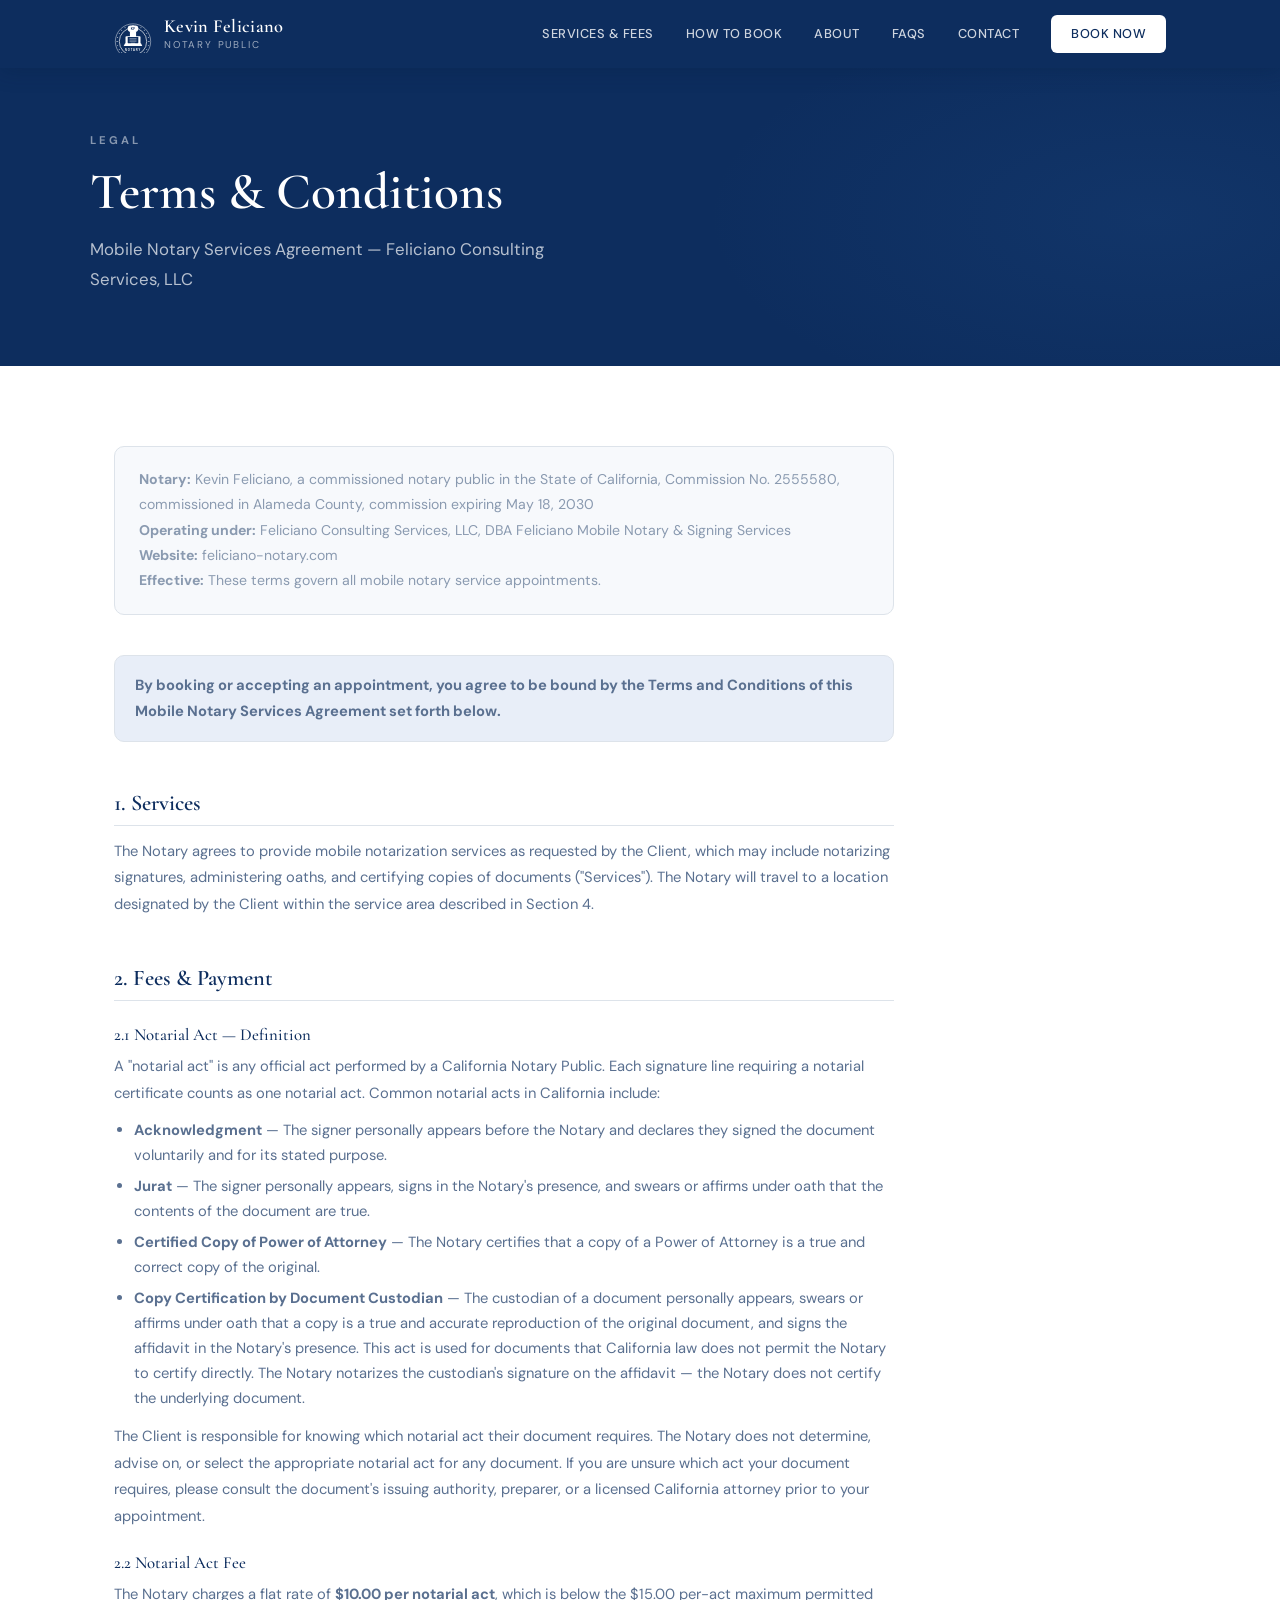
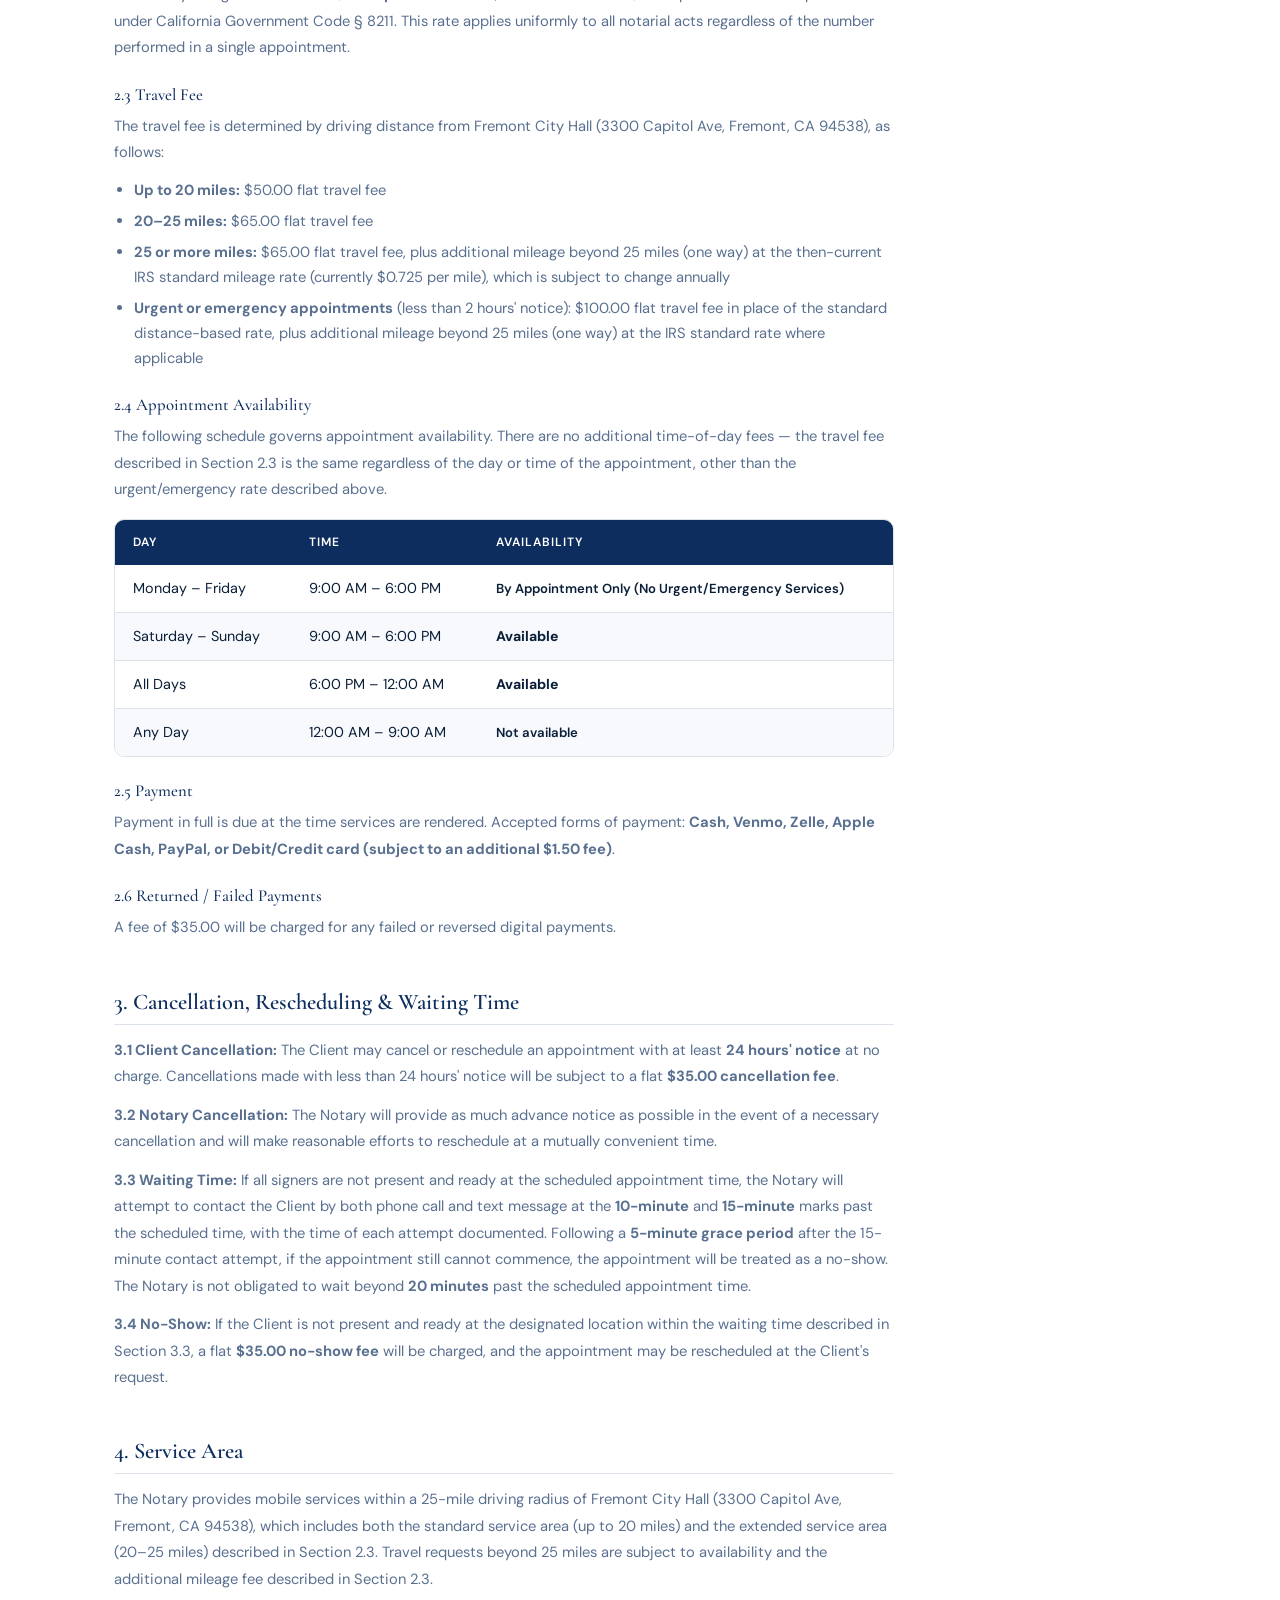
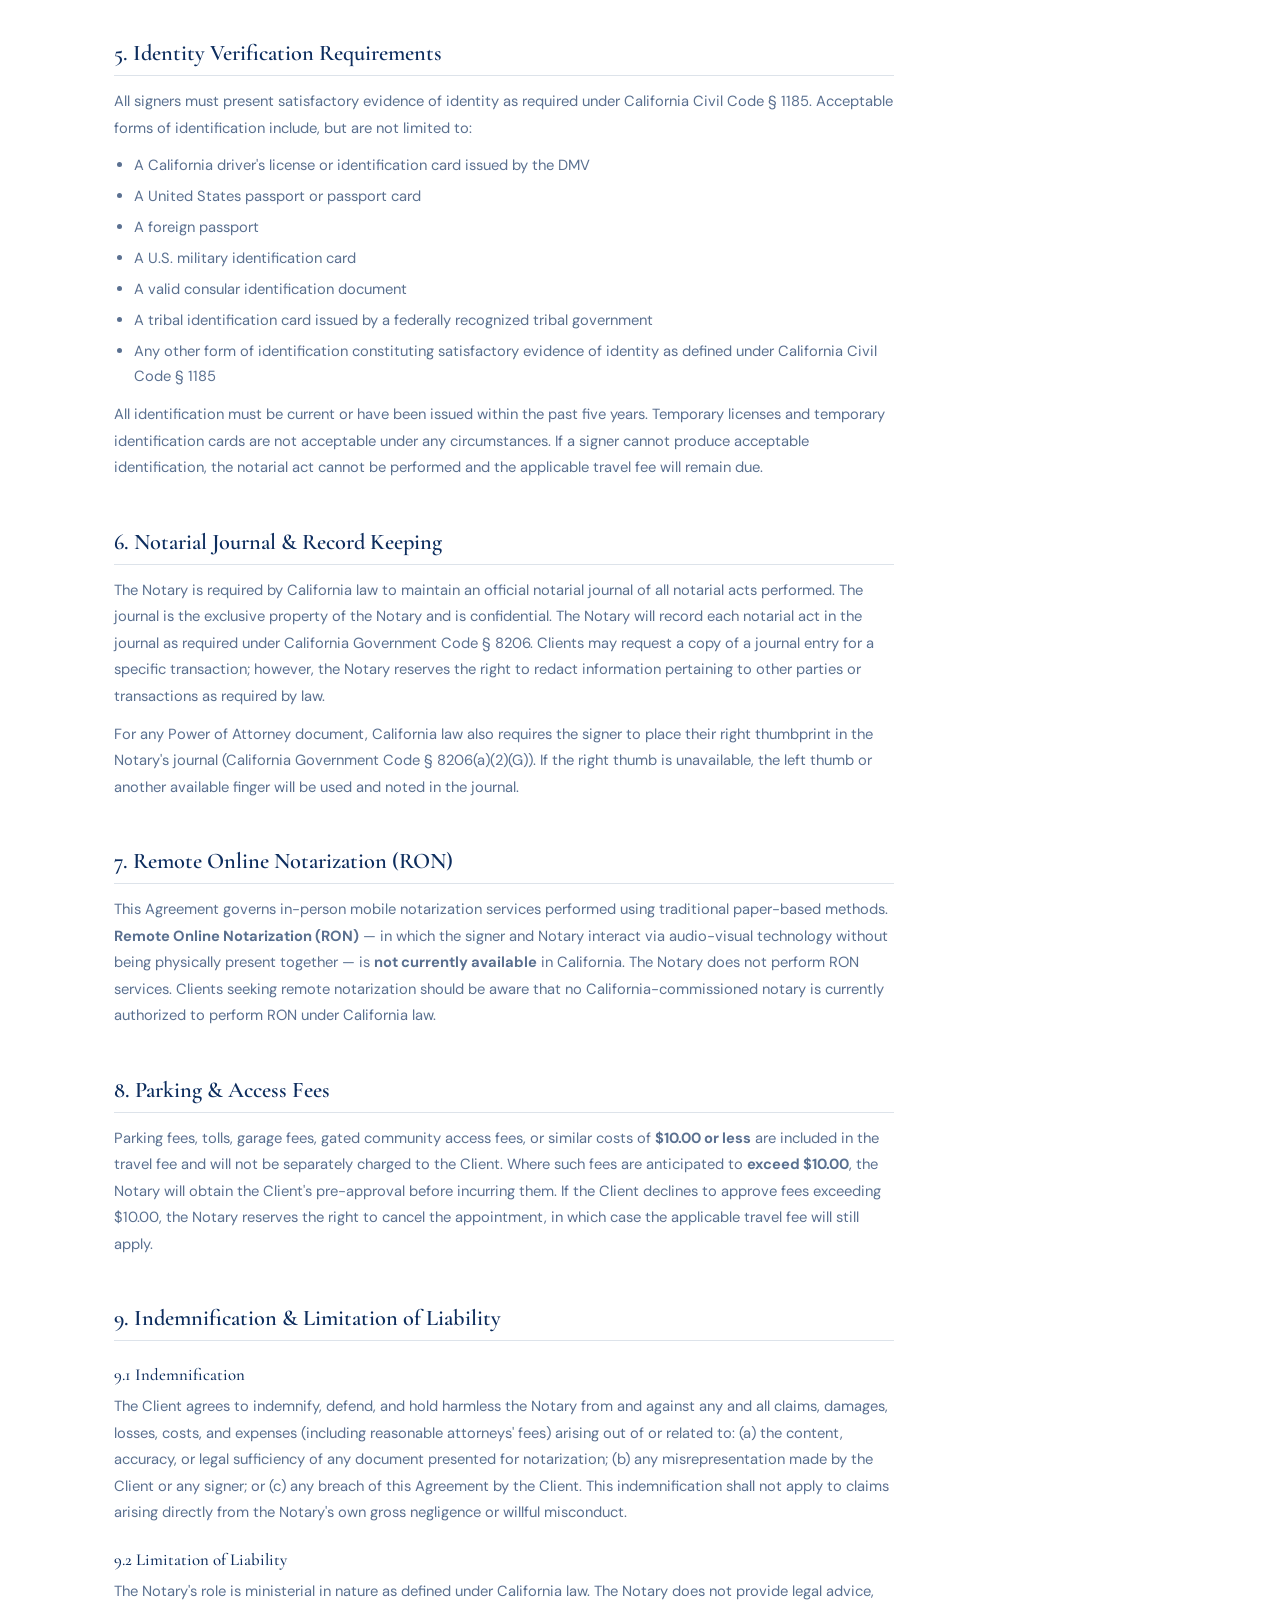
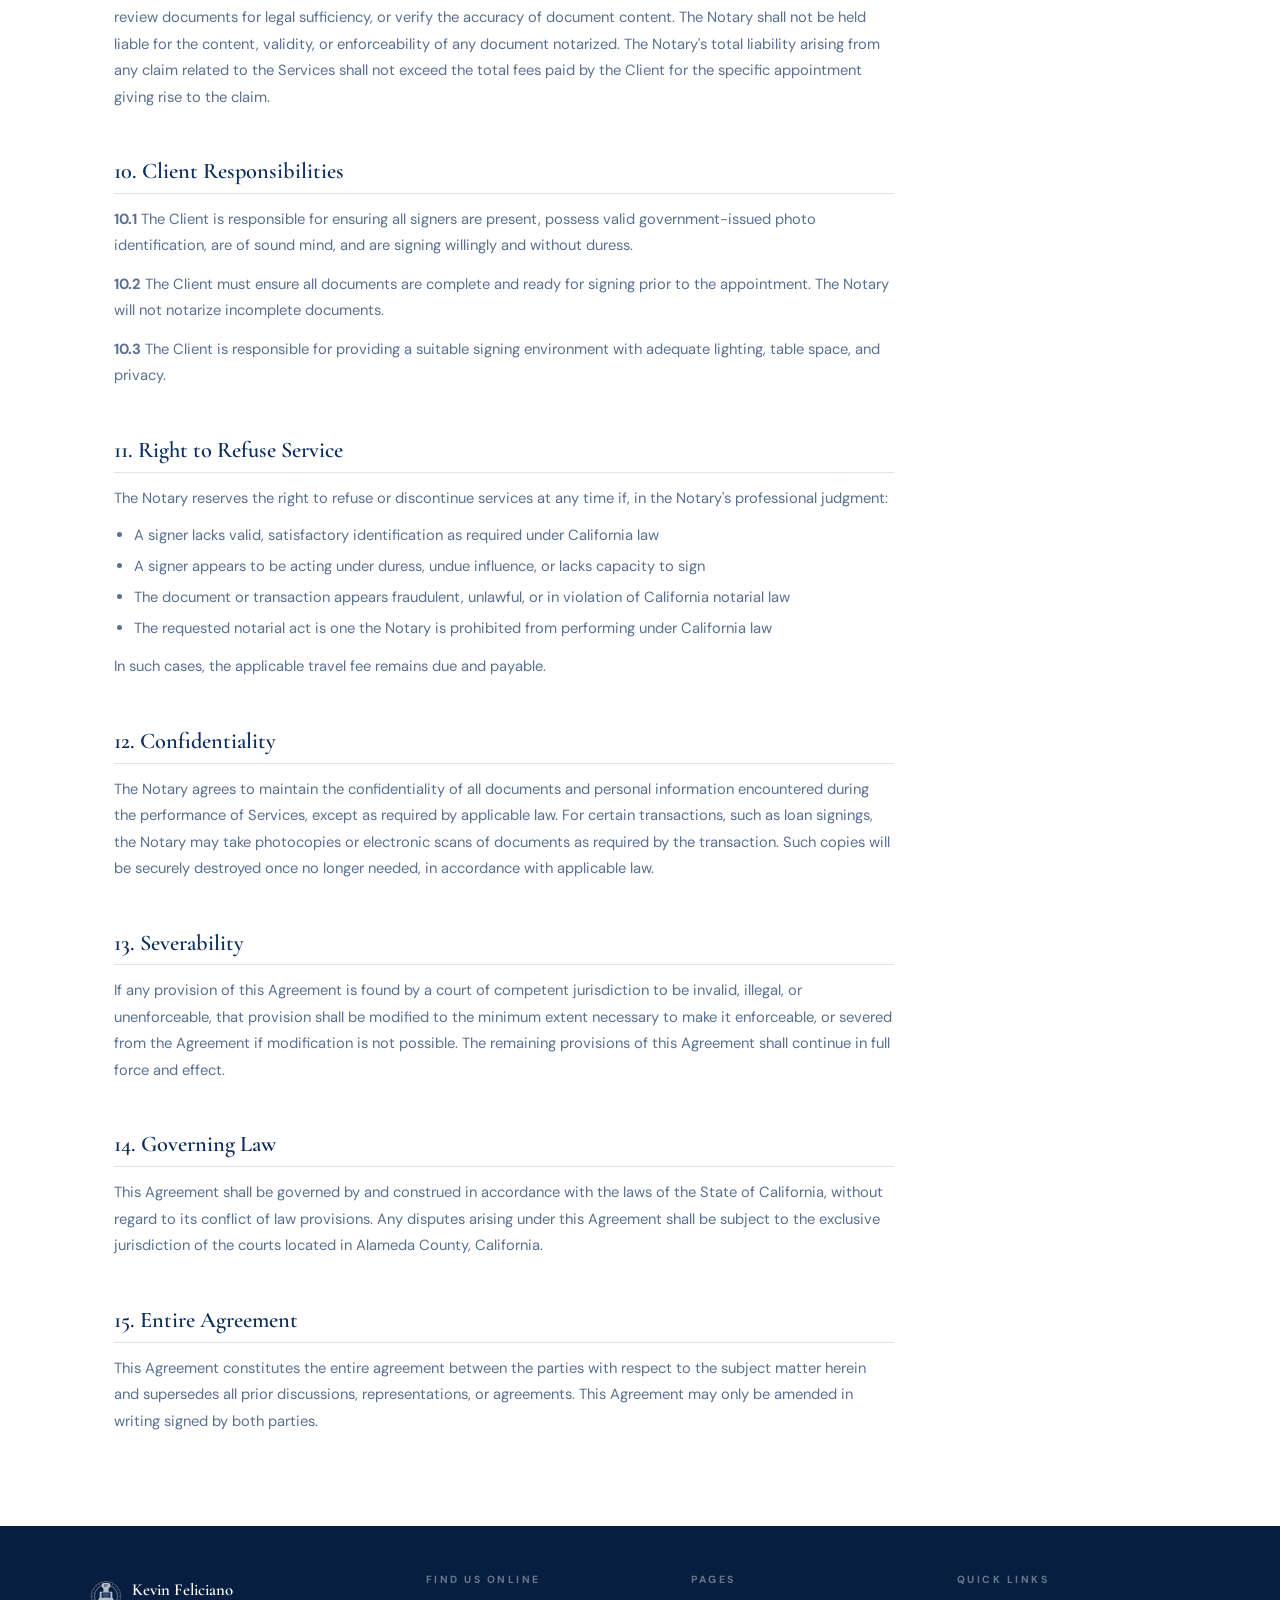
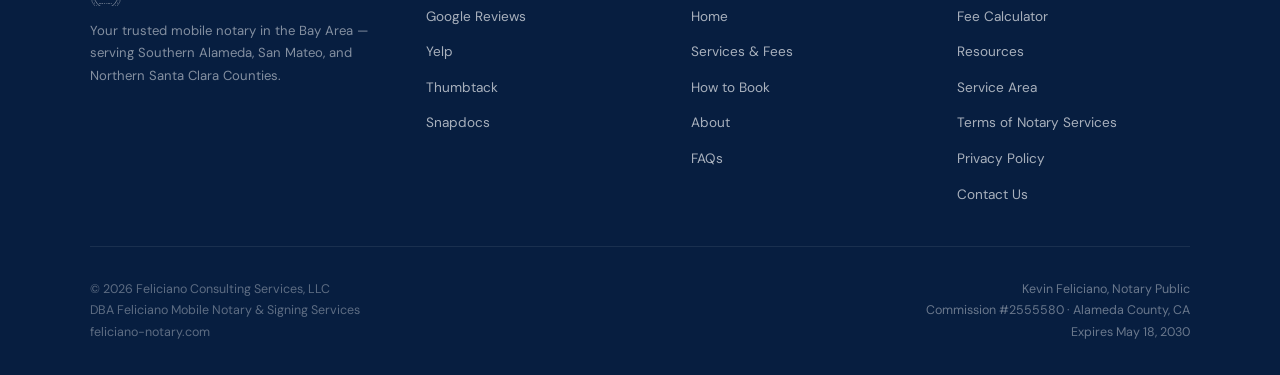
<file: terms.html>
<!DOCTYPE html>
<html lang="en">
<head>
  <!-- Google tag (gtag.js) -->
  <script async src="https://www.googletagmanager.com/gtag/js?id=AW-18282682154"></script>
  <script>
    window.dataLayer = window.dataLayer || [];
    function gtag(){dataLayer.push(arguments);}
    gtag('js', new Date());

    gtag('config', 'AW-18282682154');
  </script>
  <meta charset="UTF-8"/><meta name="viewport" content="width=device-width, initial-scale=1.0"/>
  <meta name="description" content="Terms and conditions — Feliciano Mobile Notary Services Agreement. Kevin Feliciano, Notary Public, Fremont CA."/>
  <title>Terms of Notary Services | Feliciano Mobile Notary</title>
  <link rel="stylesheet" href="css/style.css"/>
  <link rel="icon" type="image/png" href="images/favicon-32.png"/>
  <style>
    .terms-body { max-width: 780px; }
    .terms-body h2 { font-size: 1.4rem; margin-top: 48px; margin-bottom: 12px; padding-bottom: 8px; border-bottom: 1px solid var(--border); }
    .terms-body h3 { font-size: 1.05rem; margin-top: 24px; margin-bottom: 8px; color: var(--navy); }
    .terms-body p  { font-size: 0.92rem; color: var(--text-soft); margin-bottom: 12px; line-height: 1.8; }
    .terms-body ul { margin: 12px 0 12px 20px; list-style: disc; }
    .terms-body ul li { font-size: 0.92rem; color: var(--text-soft); margin-bottom: 6px; line-height: 1.7; }
    .terms-meta { background: var(--off-white); border: 1px solid var(--border); border-radius: var(--radius-md); padding: 20px 24px; margin-bottom: 40px; font-size: 0.88rem; color: var(--text-muted); line-height: 1.8; }
    .terms-download { display: inline-flex; align-items: center; gap: 8px; background: var(--navy); color: white; padding: 11px 22px; border-radius: var(--radius-sm); font-size: 0.85rem; font-weight: 600; margin-bottom: 40px; }
    .terms-download:hover { background: var(--navy-dark); }
  </style>
<!-- Built: 2026-06-03 -->
<script type="application/ld+json">
{
  "@context": "https://schema.org",
  "@type": [
    "LegalService",
    "ProfessionalService"
  ],
  "name": "Feliciano Mobile Notary & Signing Services",
  "legalName": "Feliciano Consulting Services, LLC",
  "description": "Professional mobile notary services in Fremont, CA and the surrounding Bay Area. Available evenings, weekends, and holidays. Serving Southern Alameda and Northern Santa Clara Counties.",
  "url": "https://www.feliciano-notary.com",
  "founder": {
    "@type": "Person",
    "name": "Kevin Feliciano"
  },
  "areaServed": [
    {
      "@type": "City",
      "name": "Fremont"
    },
    {
      "@type": "City",
      "name": "Newark"
    },
    {
      "@type": "City",
      "name": "Union City"
    },
    {
      "@type": "City",
      "name": "Hayward"
    },
    {
      "@type": "City",
      "name": "Milpitas"
    },
    {
      "@type": "City",
      "name": "San Jose"
    },
    {
      "@type": "City",
      "name": "Sunnyvale"
    },
    {
      "@type": "City",
      "name": "Santa Clara"
    },
    {
      "@type": "City",
      "name": "Castro Valley"
    },
    {
      "@type": "City",
      "name": "San Leandro"
    },
    {
      "@type": "City",
      "name": "Sunol"
    },
    {
      "@type": "City",
      "name": "San Lorenzo"
    },
    {
      "@type": "City",
      "name": "Mountain View"
    },
    {
      "@type": "City",
      "name": "Menlo Park"
    },
    {
      "@type": "City",
      "name": "Palo Alto"
    },
    {
      "@type": "City",
      "name": "Redwood City"
    },
    {
      "@type": "City",
      "name": "San Mateo"
    },
    {
      "@type": "City",
      "name": "Dublin"
    },
    {
      "@type": "City",
      "name": "Pleasanton"
    },
    {
      "@type": "City",
      "name": "Livermore"
    },
    {
      "@type": "City",
      "name": "San Ramon"
    }
  ],
  "serviceArea": {
    "@type": "GeoCircle",
    "geoMidpoint": {
      "@type": "GeoCoordinates",
      "latitude": 37.5485,
      "longitude": -121.9886
    },
    "geoRadius": "24140"
  },
  "priceRange": "$$",
  "paymentAccepted": "Cash, Check, Card",
  "openingHours": [
    "Sa 09:00-21:00",
    "Su 09:00-21:00",
    "Mo-Fr 18:00-00:00"
  ],
  "sameAs": [
    "https://share.google/cFku8jRMLi86PtdLI",
    "https://www.yelp.com/biz/feliciano-mobile-notary-and-signing-services-fremont-3",
    "https://www.thumbtack.com/ca/fremont/notary-public/feliciano-mobile-notary-signing-services/service/584774308005511186",
    "https://notary.snapdocs.com/notary-public/california/fremont/kevin-feliciano"
  ],
  "makesOffer": [
    {
      "@type": "Offer",
      "itemOffered": {
        "@type": "Service",
        "name": "Acknowledgment"
      }
    },
    {
      "@type": "Offer",
      "itemOffered": {
        "@type": "Service",
        "name": "Jurat"
      }
    },
    {
      "@type": "Offer",
      "itemOffered": {
        "@type": "Service",
        "name": "Certified Copy of Power of Attorney"
      }
    },
    {
      "@type": "Offer",
      "itemOffered": {
        "@type": "Service",
        "name": "Loan Signing Services"
      }
    }
  ]
}
</script>
</head>
<body>
<nav class="nav">
  <div class="nav-inner">
    <a href="index.html" class="nav-brand">
      <svg class="logo-mark" width="38" height="38" viewBox="-43 -58 86 82">
        <circle cx="0" cy="0" r="40" fill="none" stroke="white" stroke-width="1"/>
        <g fill="white"><circle cx="0" cy="-36" r="1.3"/><circle cx="9.3" cy="-34.8" r="1.1"/><circle cx="18" cy="-31.2" r="1.1"/><circle cx="25.5" cy="-25.5" r="1.1"/><circle cx="31.2" cy="-18" r="1.1"/><circle cx="34.8" cy="-9.3" r="1.1"/><circle cx="36" cy="0" r="1.3"/><circle cx="34.8" cy="9.3" r="1.1"/><circle cx="31.2" cy="18" r="1.1"/><circle cx="25.5" cy="25.5" r="1.1"/><circle cx="18" cy="31.2" r="1.1"/><circle cx="9.3" cy="34.8" r="1.1"/><circle cx="0" cy="36" r="1.3"/><circle cx="-9.3" cy="34.8" r="1.1"/><circle cx="-18" cy="31.2" r="1.1"/><circle cx="-25.5" cy="25.5" r="1.1"/><circle cx="-31.2" cy="18" r="1.1"/><circle cx="-34.8" cy="9.3" r="1.1"/><circle cx="-36" cy="0" r="1.3"/><circle cx="-34.8" cy="-9.3" r="1.1"/><circle cx="-31.2" cy="-18" r="1.1"/><circle cx="-25.5" cy="-25.5" r="1.1"/><circle cx="-18" cy="-31.2" r="1.1"/><circle cx="-9.3" cy="-34.8" r="1.1"/></g>
        <circle cx="0" cy="0" r="31" fill="none" stroke="white" stroke-width="1.5"/>
        <path d="M-21,10 L-18,4 L18,4 L21,10 Z" fill="white"/><rect x="-17" y="-12" width="34" height="18" rx="2" fill="white"/><rect x="-7" y="-24" width="14" height="14" rx="2" fill="white"/><rect x="-12" y="-36" width="24" height="14" rx="7" fill="white"/>
        <text x="0" y="-26" font-family="Arial,sans-serif" font-size="7" font-weight="700" fill="#0d2d5e" text-anchor="middle" letter-spacing="0.5">KF</text>
        <rect x="-12" y="-10" width="24" height="14" rx="1" fill="#0d2d5e"/><line x1="-8" y1="-6" x2="8" y2="-6" stroke="white" stroke-width="1.3"/><line x1="-8" y1="-1" x2="8" y2="-1" stroke="white" stroke-width="1.3"/><line x1="-5" y1="4" x2="5" y2="4" stroke="white" stroke-width="1.3"/>
        <text x="0" y="21" font-family="Arial,sans-serif" font-size="6" font-weight="700" fill="white" letter-spacing="2" text-anchor="middle">NOTARY</text>
      </svg>
      <div class="nav-wordmark"><span class="name">Kevin Feliciano</span><span class="sub">Notary Public</span></div>
    </a>
    <div class="nav-links">
      <div class="nav-dropdown">
        <a href="services.html">Services &amp; Fees</a>
        <div class="nav-dropdown-menu">
          <a href="services.html">Services &amp; Fees</a>
          <a href="service-area.html">Service Area</a>
          <a href="calculator.html">Fee Calculator</a>
          <a href="resources.html">Resources</a>
        </div>
      </div>
      <a href="book.html">How to Book</a>
      <div class="nav-dropdown">
        <a href="about.html">About</a>
        <div class="nav-dropdown-menu">
          <a href="about.html">About</a>
          <a href="contact.html">Contact</a>
          <a href="service-area.html">Service Area</a>
          <a href="terms.html">Full Terms</a>
        </div>
      </div>
      <a href="faq.html">FAQs</a>
      <a href="contact.html">Contact</a>
      <a href="book.html" class="nav-cta" style="color:#0d2d5e">Book Now</a>
    </div>
    <button class="nav-mobile-toggle" aria-label="Menu"><span></span><span></span><span></span></button>
  </div>
</nav>

<section class="page-hero">
  <div class="page-hero-inner">
    <span class="eyebrow" style="color:rgba(255,255,255,0.5)">Legal</span>
    <h1>Terms & Conditions</h1>
    <p>Mobile Notary Services Agreement — Feliciano Consulting Services, LLC</p>
  </div>
</section>

<section class="section">
  <div class="container">
    <div class="terms-body">

      <div class="terms-meta">
        <strong>Notary:</strong> Kevin Feliciano, a commissioned notary public in the State of California, Commission No. 2555580, commissioned in Alameda County, commission expiring May 18, 2030<br>
        <strong>Operating under:</strong> Feliciano Consulting Services, LLC, DBA Feliciano Mobile Notary &amp; Signing Services<br>
        <strong>Website:</strong> feliciano-notary.com<br>
        <strong>Effective:</strong> These terms govern all mobile notary service appointments.
      </div>

      <p style="background:var(--light-blue);border:1px solid var(--border);border-radius:var(--radius-md);padding:16px 20px;font-size:0.92rem"><strong>By booking or accepting an appointment, you agree to be bound by the Terms and Conditions of this Mobile Notary Services Agreement set forth below.</strong></p>

      <h2>1. Services</h2>
      <p>The Notary agrees to provide mobile notarization services as requested by the Client, which may include notarizing signatures, administering oaths, and certifying copies of documents ("Services"). The Notary will travel to a location designated by the Client within the service area described in Section 4.</p>

      <h2>2. Fees & Payment</h2>

      <h3>2.1 Notarial Act — Definition</h3>
      <p>A "notarial act" is any official act performed by a California Notary Public. Each signature line requiring a notarial certificate counts as one notarial act. Common notarial acts in California include:</p>
      <ul>
        <li><strong>Acknowledgment</strong> — The signer personally appears before the Notary and declares they signed the document voluntarily and for its stated purpose.</li>
        <li><strong>Jurat</strong> — The signer personally appears, signs in the Notary's presence, and swears or affirms under oath that the contents of the document are true.</li>
        <li><strong>Certified Copy of Power of Attorney</strong> — The Notary certifies that a copy of a Power of Attorney is a true and correct copy of the original.</li>
        <li><strong>Copy Certification by Document Custodian</strong> — The custodian of a document personally appears, swears or affirms under oath that a copy is a true and accurate reproduction of the original document, and signs the affidavit in the Notary's presence. This act is used for documents that California law does not permit the Notary to certify directly. The Notary notarizes the custodian's signature on the affidavit — the Notary does not certify the underlying document.</li>
      </ul>
      <p>The Client is responsible for knowing which notarial act their document requires. The Notary does not determine, advise on, or select the appropriate notarial act for any document. If you are unsure which act your document requires, please consult the document's issuing authority, preparer, or a licensed California attorney prior to your appointment.</p>

      <h3>2.2 Notarial Act Fee</h3>
      <p>The Notary charges a flat rate of <strong>$10.00 per notarial act</strong>, which is below the $15.00 per-act maximum permitted under California Government Code § 8211. This rate applies uniformly to all notarial acts regardless of the number performed in a single appointment.</p>

      <h3>2.3 Travel Fee</h3>
      <p>The travel fee is determined by driving distance from Fremont City Hall (3300 Capitol Ave, Fremont, CA 94538), as follows:</p>
      <ul>
        <li><strong>Up to 20 miles:</strong> $50.00 flat travel fee</li>
        <li><strong>20–25 miles:</strong> $65.00 flat travel fee</li>
        <li><strong>25 or more miles:</strong> $65.00 flat travel fee, plus additional mileage beyond 25 miles (one way) at the then-current IRS standard mileage rate (currently $0.725 per mile), which is subject to change annually</li>
        <li><strong>Urgent or emergency appointments</strong> (less than 2 hours' notice): $100.00 flat travel fee in place of the standard distance-based rate, plus additional mileage beyond 25 miles (one way) at the IRS standard rate where applicable</li>
      </ul>

      <h3>2.4 Appointment Availability</h3>
      <p>The following schedule governs appointment availability. There are no additional time-of-day fees — the travel fee described in Section 2.3 is the same regardless of the day or time of the appointment, other than the urgent/emergency rate described above.</p>
      <div class="fee-table-wrap" style="margin:16px 0">
        <table class="fee-table">
          <thead><tr><th>Day</th><th>Time</th><th>Availability</th></tr></thead>
          <tbody>
            <tr><td>Monday – Friday</td><td>9:00 AM – 6:00 PM</td><td class="tag-na">By Appointment Only (No Urgent/Emergency Services)</td></tr>
            <tr><td>Saturday – Sunday</td><td>9:00 AM – 6:00 PM</td><td class="tag-fee">Available</td></tr>
            <tr><td>All Days</td><td>6:00 PM – 12:00 AM</td><td class="tag-fee">Available</td></tr>
            <tr><td>Any Day</td><td>12:00 AM – 9:00 AM</td><td class="tag-na">Not available</td></tr>
          </tbody>
        </table>
      </div>

      <h3>2.5 Payment</h3>
      <p>Payment in full is due at the time services are rendered. Accepted forms of payment: <strong>Cash, Venmo, Zelle, Apple Cash, PayPal, or Debit/Credit card (subject to an additional $1.50 fee)</strong>.</p>

      <h3>2.6 Returned / Failed Payments</h3>
      <p>A fee of $35.00 will be charged for any failed or reversed digital payments.</p>

      <h2>3. Cancellation, Rescheduling & Waiting Time</h2>
      <p><strong>3.1 Client Cancellation:</strong> The Client may cancel or reschedule an appointment with at least <strong>24 hours' notice</strong> at no charge. Cancellations made with less than 24 hours' notice will be subject to a flat <strong>$35.00 cancellation fee</strong>.</p>
      <p><strong>3.2 Notary Cancellation:</strong> The Notary will provide as much advance notice as possible in the event of a necessary cancellation and will make reasonable efforts to reschedule at a mutually convenient time.</p>
      <p><strong>3.3 Waiting Time:</strong> If all signers are not present and ready at the scheduled appointment time, the Notary will attempt to contact the Client by both phone call and text message at the <strong>10-minute</strong> and <strong>15-minute</strong> marks past the scheduled time, with the time of each attempt documented. Following a <strong>5-minute grace period</strong> after the 15-minute contact attempt, if the appointment still cannot commence, the appointment will be treated as a no-show. The Notary is not obligated to wait beyond <strong>20 minutes</strong> past the scheduled appointment time.</p>
      <p><strong>3.4 No-Show:</strong> If the Client is not present and ready at the designated location within the waiting time described in Section 3.3, a flat <strong>$35.00 no-show fee</strong> will be charged, and the appointment may be rescheduled at the Client's request.</p>

      <h2>4. Service Area</h2>
      <p>The Notary provides mobile services within a 25-mile driving radius of Fremont City Hall (3300 Capitol Ave, Fremont, CA 94538), which includes both the standard service area (up to 20 miles) and the extended service area (20&ndash;25 miles) described in Section 2.3. Travel requests beyond 25 miles are subject to availability and the additional mileage fee described in Section 2.3.</p>

      <h2>5. Identity Verification Requirements</h2>
      <p>All signers must present satisfactory evidence of identity as required under California Civil Code § 1185. Acceptable forms of identification include, but are not limited to:</p>
      <ul>
        <li>A California driver's license or identification card issued by the DMV</li>
        <li>A United States passport or passport card</li>
        <li>A foreign passport</li>
        <li>A U.S. military identification card</li>
        <li>A valid consular identification document</li>
        <li>A tribal identification card issued by a federally recognized tribal government</li>
        <li>Any other form of identification constituting satisfactory evidence of identity as defined under California Civil Code § 1185</li>
      </ul>
      <p>All identification must be current or have been issued within the past five years. Temporary licenses and temporary identification cards are not acceptable under any circumstances. If a signer cannot produce acceptable identification, the notarial act cannot be performed and the applicable travel fee will remain due.</p>

      <h2>6. Notarial Journal & Record Keeping</h2>
      <p>The Notary is required by California law to maintain an official notarial journal of all notarial acts performed. The journal is the exclusive property of the Notary and is confidential. The Notary will record each notarial act in the journal as required under California Government Code § 8206. Clients may request a copy of a journal entry for a specific transaction; however, the Notary reserves the right to redact information pertaining to other parties or transactions as required by law.</p>
      <p>For any Power of Attorney document, California law also requires the signer to place their right thumbprint in the Notary's journal (California Government Code § 8206(a)(2)(G)). If the right thumb is unavailable, the left thumb or another available finger will be used and noted in the journal.</p>

      <h2>7. Remote Online Notarization (RON)</h2>
      <p>This Agreement governs in-person mobile notarization services performed using traditional paper-based methods. <strong>Remote Online Notarization (RON)</strong> — in which the signer and Notary interact via audio-visual technology without being physically present together — is <strong>not currently available</strong> in California. The Notary does not perform RON services. Clients seeking remote notarization should be aware that no California-commissioned notary is currently authorized to perform RON under California law.</p>

      <h2>8. Parking & Access Fees</h2>
      <p>Parking fees, tolls, garage fees, gated community access fees, or similar costs of <strong>$10.00 or less</strong> are included in the travel fee and will not be separately charged to the Client. Where such fees are anticipated to <strong>exceed $10.00</strong>, the Notary will obtain the Client's pre-approval before incurring them. If the Client declines to approve fees exceeding $10.00, the Notary reserves the right to cancel the appointment, in which case the applicable travel fee will still apply.</p>

      <h2>9. Indemnification & Limitation of Liability</h2>
      <h3>9.1 Indemnification</h3>
      <p>The Client agrees to indemnify, defend, and hold harmless the Notary from and against any and all claims, damages, losses, costs, and expenses (including reasonable attorneys' fees) arising out of or related to: (a) the content, accuracy, or legal sufficiency of any document presented for notarization; (b) any misrepresentation made by the Client or any signer; or (c) any breach of this Agreement by the Client. This indemnification shall not apply to claims arising directly from the Notary's own gross negligence or willful misconduct.</p>
      <h3>9.2 Limitation of Liability</h3>
      <p>The Notary's role is ministerial in nature as defined under California law. The Notary does not provide legal advice, review documents for legal sufficiency, or verify the accuracy of document content. The Notary shall not be held liable for the content, validity, or enforceability of any document notarized. The Notary's total liability arising from any claim related to the Services shall not exceed the total fees paid by the Client for the specific appointment giving rise to the claim.</p>

      <h2>10. Client Responsibilities</h2>
      <p><strong>10.1</strong> The Client is responsible for ensuring all signers are present, possess valid government-issued photo identification, are of sound mind, and are signing willingly and without duress.</p>
      <p><strong>10.2</strong> The Client must ensure all documents are complete and ready for signing prior to the appointment. The Notary will not notarize incomplete documents.</p>
      <p><strong>10.3</strong> The Client is responsible for providing a suitable signing environment with adequate lighting, table space, and privacy.</p>

      <h2>11. Right to Refuse Service</h2>
      <p>The Notary reserves the right to refuse or discontinue services at any time if, in the Notary's professional judgment:</p>
      <ul>
        <li>A signer lacks valid, satisfactory identification as required under California law</li>
        <li>A signer appears to be acting under duress, undue influence, or lacks capacity to sign</li>
        <li>The document or transaction appears fraudulent, unlawful, or in violation of California notarial law</li>
        <li>The requested notarial act is one the Notary is prohibited from performing under California law</li>
      </ul>
      <p>In such cases, the applicable travel fee remains due and payable.</p>

      <h2>12. Confidentiality</h2>
      <p>The Notary agrees to maintain the confidentiality of all documents and personal information encountered during the performance of Services, except as required by applicable law. For certain transactions, such as loan signings, the Notary may take photocopies or electronic scans of documents as required by the transaction. Such copies will be securely destroyed once no longer needed, in accordance with applicable law.</p>

      <h2>13. Severability</h2>
      <p>If any provision of this Agreement is found by a court of competent jurisdiction to be invalid, illegal, or unenforceable, that provision shall be modified to the minimum extent necessary to make it enforceable, or severed from the Agreement if modification is not possible. The remaining provisions of this Agreement shall continue in full force and effect.</p>

      <h2>14. Governing Law</h2>
      <p>This Agreement shall be governed by and construed in accordance with the laws of the State of California, without regard to its conflict of law provisions. Any disputes arising under this Agreement shall be subject to the exclusive jurisdiction of the courts located in Alameda County, California.</p>

      <h2>15. Entire Agreement</h2>
      <p>This Agreement constitutes the entire agreement between the parties with respect to the subject matter herein and supersedes all prior discussions, representations, or agreements. This Agreement may only be amended in writing signed by both parties.</p>

    </div>
  </div>
</section>

<footer class="footer">
  <div class="footer-inner">
    <div class="footer-top">
      <div class="footer-brand">
        <div style="display:flex;align-items:center;gap:10px">
          <svg width="32" height="32" viewBox="-43 -58 86 82" opacity="0.7">
            <circle cx="0" cy="0" r="40" fill="none" stroke="white" stroke-width="1"/>
            <g fill="white"><circle cx="0" cy="-36" r="1.3"/><circle cx="9.3" cy="-34.8" r="1.1"/><circle cx="18" cy="-31.2" r="1.1"/><circle cx="25.5" cy="-25.5" r="1.1"/><circle cx="31.2" cy="-18" r="1.1"/><circle cx="34.8" cy="-9.3" r="1.1"/><circle cx="36" cy="0" r="1.3"/><circle cx="34.8" cy="9.3" r="1.1"/><circle cx="31.2" cy="18" r="1.1"/><circle cx="25.5" cy="25.5" r="1.1"/><circle cx="18" cy="31.2" r="1.1"/><circle cx="9.3" cy="34.8" r="1.1"/><circle cx="0" cy="36" r="1.3"/><circle cx="-9.3" cy="34.8" r="1.1"/><circle cx="-18" cy="31.2" r="1.1"/><circle cx="-25.5" cy="25.5" r="1.1"/><circle cx="-31.2" cy="18" r="1.1"/><circle cx="-34.8" cy="9.3" r="1.1"/><circle cx="-36" cy="0" r="1.3"/><circle cx="-34.8" cy="-9.3" r="1.1"/><circle cx="-31.2" cy="-18" r="1.1"/><circle cx="-25.5" cy="-25.5" r="1.1"/><circle cx="-18" cy="-31.2" r="1.1"/><circle cx="-9.3" cy="-34.8" r="1.1"/></g>
            <circle cx="0" cy="0" r="31" fill="none" stroke="white" stroke-width="1.5"/>
            <path d="M-21,10 L-18,4 L18,4 L21,10 Z" fill="white"/><rect x="-17" y="-12" width="34" height="18" rx="2" fill="white"/><rect x="-7" y="-24" width="14" height="14" rx="2" fill="white"/><rect x="-12" y="-36" width="24" height="14" rx="7" fill="white"/>
            <text x="0" y="-26" font-family="Arial,sans-serif" font-size="7" font-weight="700" fill="#0d2d5e" text-anchor="middle" letter-spacing="0.5">KF</text>
            <rect x="-12" y="-10" width="24" height="14" rx="1" fill="#0d2d5e"/><line x1="-8" y1="-6" x2="8" y2="-6" stroke="white" stroke-width="1.3"/><line x1="-8" y1="-1" x2="8" y2="-1" stroke="white" stroke-width="1.3"/><line x1="-5" y1="4" x2="5" y2="4" stroke="white" stroke-width="1.3"/>
            <text x="0" y="21" font-family="Arial,sans-serif" font-size="6" font-weight="700" fill="white" letter-spacing="2" text-anchor="middle">NOTARY</text>
          </svg>
          <div style="color:white;font-family:'Cormorant Garamond',serif;font-size:1.05rem;font-weight:600">Kevin Feliciano</div>
        </div>
        <p class="tagline">Your trusted mobile notary in the Bay Area — serving Southern Alameda, San Mateo, and Northern Santa Clara Counties.</p>
      </div>
      <div class="footer-col">
        <h4>Find Us Online</h4>
        <ul>
          <li><a href="https://share.google/cFku8jRMLi86PtdLI" target="_blank" rel="noopener noreferrer">Google Reviews</a></li>
          <li><a href="https://www.yelp.com/biz/feliciano-mobile-notary-and-signing-services-fremont-3" target="_blank" rel="noopener noreferrer">Yelp</a></li>
          <li><a href="https://www.thumbtack.com/ca/fremont/notary-public/feliciano-mobile-notary-signing-services/service/584774308005511186" target="_blank" rel="noopener noreferrer">Thumbtack</a></li>
          <li><a href="https://notary.snapdocs.com/notary-public/california/fremont/kevin-feliciano" target="_blank" rel="noopener noreferrer">Snapdocs</a></li>
        </ul>
      </div>
      <div class="footer-col">
        <h4>Pages</h4>
        <ul>
          <li><a href="index.html">Home</a></li>
          <li><a href="services.html">Services &amp; Fees</a></li>
          <li><a href="book.html">How to Book</a></li>
          <li><a href="about.html">About</a></li>
          <li><a href="faq.html">FAQs</a></li>
        </ul>
      </div>
      <div class="footer-col">
        <h4>Quick Links</h4>
        <ul>
          <li><a href="calculator.html">Fee Calculator</a></li>
          <li><a href="resources.html">Resources</a></li>
          <li><a href="service-area.html">Service Area</a></li>
          <li><a href="terms.html">Terms of Notary Services</a></li>
          <li><a href="privacy.html">Privacy Policy</a></li>
          <li><a href="contact.html">Contact Us</a></li>
        </ul>
      </div>
    </div>
    <div class="footer-bottom">
      <p class="footer-copyright">&copy; 2026 Feliciano Consulting Services, LLC<br>DBA Feliciano Mobile Notary &amp; Signing Services<br>feliciano-notary.com</p>
      <p class="footer-commission">Kevin Feliciano, Notary Public<br>Commission #2555580 &middot; Alameda County, CA<br>Expires May 18, 2030</p>
    </div>
  </div>
</footer>
<script src="js/main.js"></script>
</body>
</html>
</file>
<file: css/style.css>
/* Built: 2026-06-03 */
/* ============================================================
   FELICIANO MOBILE NOTARY — Global Stylesheet
   feliciano-notary.com
   ============================================================ */

@import url('https://fonts.googleapis.com/css2?family=Cormorant+Garamond:wght@400;500;600;700&family=DM+Sans:wght@300;400;500;600;700&display=swap');

/* ── CSS Variables ── */
:root {
  --navy:       #0d2d5e;
  --navy-dark:  #071e40;
  --navy-mid:   #1a3f78;
  --navy-light: #2e5fa3;
  --blue-accent:#3a7bc8;
  --white:      #ffffff;
  --off-white:  #f7f9fc;
  --light-blue: #e8eef8;
  --border:     #dde3ea;
  --text-dark:  #0a1e38;
  --text-mid:   #3a5a8a;
  --text-soft:  #5a7090;
  --text-muted: #8a9ab0;
  --green:      #1a7a4a;
  --red:        #c0392b;
  --gold:       #c9a84c;

  --font-display: 'Cormorant Garamond', Georgia, serif;
  --font-body:    'DM Sans', system-ui, sans-serif;

  --radius-sm: 6px;
  --radius-md: 10px;
  --radius-lg: 16px;
  --shadow-sm: 0 1px 4px rgba(13,45,94,0.08);
  --shadow-md: 0 4px 20px rgba(13,45,94,0.12);
  --shadow-lg: 0 12px 40px rgba(13,45,94,0.18);

  --max-width: 1100px;
  --section-pad: 80px 24px;
}

/* ── Reset ── */
*, *::before, *::after { box-sizing: border-box; margin: 0; padding: 0; }
html { scroll-behavior: smooth; -webkit-text-size-adjust: 100%; }
body {
  font-family: var(--font-body);
  color: var(--text-dark);
  background: var(--white);
  line-height: 1.6;
  font-size: 16px;
  overflow-x: hidden;
}
img { max-width: 100%; display: block; }
a { color: inherit; text-decoration: none; }
ul { list-style: none; }
button { cursor: pointer; border: none; background: none; font-family: inherit; }

/* ── Typography ── */
h1, h2, h3, h4 {
  font-family: var(--font-display);
  line-height: 1.2;
  color: var(--navy);
}
h1 { font-size: clamp(2.2rem, 5vw, 3.8rem); font-weight: 600; }
h2 { font-size: clamp(1.8rem, 3.5vw, 2.8rem); font-weight: 600; }
h3 { font-size: clamp(1.2rem, 2vw, 1.5rem); font-weight: 500; }
h4 { font-size: 1.1rem; font-weight: 500; }
p  { color: var(--text-soft); line-height: 1.75; }

.eyebrow {
  font-family: var(--font-body);
  font-size: 0.7rem;
  font-weight: 700;
  letter-spacing: 3px;
  text-transform: uppercase;
  color: var(--blue-accent);
  margin-bottom: 12px;
  display: block;
}

/* ── Layout ── */
.container { max-width: var(--max-width); margin: 0 auto; padding: 0 24px; }
.section    { padding: var(--section-pad); }
.section-alt { background: var(--off-white); }
.section-navy {
  background: var(--navy);
  color: var(--white);
}
.section-navy h2, .section-navy h3 { color: var(--white); }
.section-navy p { color: rgba(255,255,255,0.75); }
.section-navy .eyebrow { color: rgba(255,255,255,0.55); }

/* ── Buttons ── */
.btn {
  display: inline-flex;
  align-items: center;
  gap: 8px;
  padding: 13px 26px;
  border-radius: var(--radius-sm);
  font-family: var(--font-body);
  font-size: 0.85rem;
  font-weight: 600;
  letter-spacing: 0.3px;
  transition: all 0.2s ease;
  white-space: nowrap;
}
.btn-primary {
  background: var(--navy);
  color: var(--white);
  box-shadow: var(--shadow-sm);
}
.btn-primary:hover { background: var(--navy-dark); box-shadow: var(--shadow-md); transform: translateY(-1px); }
.btn-white {
  background: var(--white);
  color: var(--navy);
  box-shadow: var(--shadow-sm);
}
.btn-white:hover { background: var(--off-white); transform: translateY(-1px); }
.btn-outline {
  background: transparent;
  color: var(--navy);
  border: 1.5px solid var(--navy);
}
.btn-outline:hover { background: var(--navy); color: var(--white); }
.btn-outline-white {
  background: transparent;
  color: var(--white);
  border: 1.5px solid rgba(255,255,255,0.5);
}
.btn-outline-white:hover { background: rgba(255,255,255,0.1); border-color: white; }
.btn-ghost {
  color: var(--navy);
  font-weight: 600;
  font-size: 0.85rem;
  padding: 0;
  display: inline-flex;
  align-items: center;
  gap: 6px;
}
.btn-ghost:hover { color: var(--blue-accent); }
.btn-ghost::after { content: '→'; transition: transform 0.2s; }
.btn-ghost:hover::after { transform: translateX(4px); }

/* ── Navigation ── */
.nav {
  background: var(--navy);
  position: sticky;
  top: 0;
  z-index: 100;
  box-shadow: 0 2px 20px rgba(7,30,64,0.3);
}
.nav-inner {
  max-width: var(--max-width);
  margin: 0 auto;
  padding: 0 24px;
  display: flex;
  align-items: center;
  justify-content: space-between;
  height: 68px;
}
.nav-brand {
  display: flex;
  align-items: center;
  gap: 12px;
}
.nav-wordmark { color: var(--white); }
.nav-wordmark .name {
  font-family: var(--font-display);
  font-size: 1.15rem;
  font-weight: 600;
  letter-spacing: 0.3px;
  display: block;
  line-height: 1.2;
}
.nav-wordmark .sub {
  font-size: 0.62rem;
  letter-spacing: 1.8px;
  text-transform: uppercase;
  color: rgba(255,255,255,0.6);
  display: block;
}
.nav-links {
  display: flex;
  align-items: center;
  gap: 32px;
}
.nav-links a {
  color: rgba(255,255,255,0.8);
  font-size: 0.8rem;
  font-weight: 500;
  letter-spacing: 0.5px;
  text-transform: uppercase;
  transition: color 0.2s;
  position: relative;
}
.nav-links a::after {
  content: '';
  position: absolute;
  bottom: -4px;
  left: 0;
  width: 0;
  height: 1.5px;
  background: var(--white);
  transition: width 0.2s;
}
.nav-links a:hover { color: var(--white); }
.nav-links a:hover::after { width: 100%; }
.nav-links a.active { color: var(--white); }
.nav-links a.active::after { width: 100%; }
.nav-cta {
  background: var(--white);
  color: var(--navy);
  padding: 9px 20px;
  border-radius: var(--radius-sm);
  font-size: 0.8rem;
  font-weight: 700;
  transition: all 0.2s;
}
.nav-cta:hover { background: var(--light-blue); transform: translateY(-1px); }
.nav-mobile-toggle { display: none; }

/* Mobile nav */
@media(max-width:768px) {
  .nav-links { display: none; flex-direction: column; gap: 0; }
  .nav-links.open {
    display: flex;
    position: absolute;
    top: 68px;
    left: 0;
    right: 0;
    background: var(--navy-dark);
    padding: 16px 0;
    box-shadow: var(--shadow-lg);
  }
  .nav-links a { padding: 14px 24px; color: rgba(255,255,255,0.85); }
  .nav-links a::after { display: none; }
  .nav-links .nav-cta { margin: 12px 24px 4px; display: block; text-align: center; }
  .nav-mobile-toggle {
    display: flex;
    flex-direction: column;
    gap: 5px;
    padding: 8px;
    cursor: pointer;
  }
  .nav-mobile-toggle span {
    display: block;
    width: 22px;
    height: 2px;
    background: white;
    border-radius: 2px;
    transition: all 0.3s;
  }
}

/* ── Logo SVG (inline, reused in nav + footer) ── */
.logo-mark { flex-shrink: 0; }

/* ── Hero ── */
.hero {
  background: var(--navy);
  position: relative;
  overflow: hidden;
  padding: 100px 24px 110px;
}
.hero::before {
  content: '';
  position: absolute;
  inset: 0;
  background:
    radial-gradient(ellipse 60% 80% at 80% 50%, rgba(58,123,200,0.12) 0%, transparent 70%),
    radial-gradient(ellipse 40% 60% at 10% 80%, rgba(13,45,94,0.4) 0%, transparent 60%);
  pointer-events: none;
}
.hero-inner {
  max-width: var(--max-width);
  margin: 0 auto;
  position: relative;
  z-index: 1;
  display: grid;
  grid-template-columns: 1fr auto;
  gap: 60px;
  align-items: center;
}
.hero-badge {
  display: inline-flex;
  align-items: center;
  gap: 8px;
  background: rgba(255,255,255,0.1);
  border: 1px solid rgba(255,255,255,0.15);
  color: rgba(255,255,255,0.9);
  font-size: 0.7rem;
  font-weight: 600;
  letter-spacing: 2.5px;
  text-transform: uppercase;
  padding: 7px 16px;
  border-radius: 40px;
  margin-bottom: 24px;
}
.hero-badge::before { content: '✦'; font-size: 0.6rem; color: var(--gold); }
.hero h1 {
  color: var(--white);
  font-size: clamp(2.4rem, 5vw, 4rem);
  line-height: 1.15;
  margin-bottom: 20px;
  font-weight: 600;
}
.hero h1 em { font-style: italic; color: rgba(255,255,255,0.75); }
.hero-tagline {
  color: rgba(255,255,255,0.72);
  font-size: 1.05rem;
  line-height: 1.7;
  max-width: 480px;
  margin-bottom: 36px;
}
.hero-btns { display: flex; gap: 14px; flex-wrap: wrap; }
.hero-seal {
  opacity: 0.06;
  flex-shrink: 0;
}
#hero-calc {
  align-self: flex-start;
}
@media(max-width:960px) {
  .hero-inner { grid-template-columns: 1fr; }
  #hero-calc { width: 100%; max-width: 400px; }
  .hero-seal { display: none; }
}
@media(max-width:768px) {
  .hero { padding: 48px 24px 56px; }
  #hero-calc { display: none; }
}

/* ── Trust bar ── */
.trust-bar {
  background: var(--off-white);
  border-top: 1px solid var(--border);
  border-bottom: 1px solid var(--border);
  padding: 16px 24px;
}
.trust-bar-inner {
  max-width: var(--max-width);
  margin: 0 auto;
  display: flex;
  align-items: center;
  gap: 32px;
  flex-wrap: wrap;
  justify-content: center;
}
.trust-item {
  display: flex;
  align-items: center;
  gap: 8px;
  font-size: 0.78rem;
  font-weight: 600;
  color: var(--text-mid);
  letter-spacing: 0.3px;
}
.trust-dot {
  width: 5px;
  height: 5px;
  background: var(--navy);
  border-radius: 50%;
  flex-shrink: 0;
}

/* ── Section header ── */
.section-header { margin-bottom: 40px; }
.section-header p { max-width: 560px; margin-top: 12px; font-size: 1.02rem; }

/* ── Cards ── */
.card {
  background: var(--white);
  border: 1px solid var(--border);
  border-radius: var(--radius-md);
  padding: 28px;
  transition: box-shadow 0.2s, transform 0.2s;
}
.card:hover { box-shadow: var(--shadow-md); transform: translateY(-2px); }
.card-top-accent { border-top: 3px solid var(--navy); }

.cards-grid { display: grid; grid-template-columns: repeat(auto-fit, minmax(240px, 1fr)); gap: 20px; }

.card h3 { font-size: 1.1rem; margin-bottom: 8px; }
.card p  { font-size: 0.9rem; }
.card-price {
  font-family: var(--font-display);
  font-size: 1.8rem;
  font-weight: 600;
  color: var(--navy);
  margin-top: 16px;
}
.card-price span { font-size: 0.85rem; font-weight: 400; color: var(--text-muted); font-family: var(--font-body); }

/* ── Fee table ── */
.fee-table-wrap { overflow-x: auto; border-radius: var(--radius-md); border: 1px solid var(--border); }
.fee-table {
  width: 100%;
  border-collapse: collapse;
  font-size: 0.9rem;
}
.fee-table th {
  background: var(--navy);
  color: var(--white);
  padding: 13px 18px;
  text-align: left;
  font-size: 0.75rem;
  letter-spacing: 1px;
  text-transform: uppercase;
  font-weight: 600;
  font-family: var(--font-body);
}
.fee-table td {
  padding: 12px 18px;
  border-bottom: 1px solid var(--border);
  color: var(--text-dark);
}
.fee-table tr:last-child td { border-bottom: none; }
.fee-table tr:nth-child(even) td { background: var(--off-white); }
.tag-na    { color: var(--red);   font-weight: 600; font-size: 0.82rem; }
.tag-free  { color: var(--green); font-weight: 600; font-size: 0.82rem; }
.tag-fee   { color: var(--navy);  font-weight: 700; font-size: 0.88rem; }

/* ── Steps ── */
.steps { display: flex; flex-direction: column; gap: 0; }
.step {
  display: grid;
  grid-template-columns: 48px 1fr;
  gap: 20px;
  align-items: flex-start;
  padding: 24px 0;
  border-bottom: 1px solid var(--border);
}
.step:last-child { border-bottom: none; }
.step-num {
  width: 44px;
  height: 44px;
  background: var(--navy);
  color: var(--white);
  border-radius: 50%;
  display: flex;
  align-items: center;
  justify-content: center;
  font-family: var(--font-display);
  font-size: 1.2rem;
  font-weight: 600;
  flex-shrink: 0;
}
.step-content h3 { font-size: 1.05rem; margin-bottom: 6px; }
.step-content p  { font-size: 0.9rem; }

/* ── FAQ ── */
.faq-list { display: flex; flex-direction: column; gap: 0; }
.faq-item {
  border-bottom: 1px solid var(--border);
}
.faq-item:first-child { border-top: 1px solid var(--border); }
.faq-q {
  width: 100%;
  text-align: left;
  padding: 18px 0;
  display: flex;
  justify-content: space-between;
  align-items: center;
  gap: 16px;
  font-family: var(--font-body);
  font-size: 0.95rem;
  font-weight: 600;
  color: var(--navy);
  background: none;
  border: none;
  cursor: pointer;
  transition: color 0.2s;
}
.faq-q:hover { color: var(--blue-accent); }
.faq-icon {
  width: 22px;
  height: 22px;
  border: 1.5px solid var(--border);
  border-radius: 50%;
  display: flex;
  align-items: center;
  justify-content: center;
  flex-shrink: 0;
  transition: all 0.2s;
  font-size: 0.75rem;
  color: var(--navy);
}
.faq-item.open .faq-icon { background: var(--navy); color: white; border-color: var(--navy); transform: rotate(45deg); }
.faq-a {
  font-size: 0.9rem;
  color: var(--text-soft);
  line-height: 1.75;
  max-height: 0;
  overflow: hidden;
  transition: max-height 0.35s ease, padding 0.2s ease;
  padding: 0;
}
.faq-item.open .faq-a { max-height: 400px; padding-bottom: 18px; }

/* ── CTA banner ── */
.cta-banner {
  background: var(--navy);
  padding: 60px 24px;
  text-align: center;
}
.cta-banner h2 { color: var(--white); margin-bottom: 12px; }
.cta-banner p  { color: rgba(255,255,255,0.7); margin-bottom: 32px; font-size: 1rem; }
.cta-banner .btn-group { display: flex; gap: 14px; justify-content: center; flex-wrap: wrap; }

/* ── Contact cards ── */
.contact-grid { display: grid; grid-template-columns: repeat(auto-fit, minmax(220px, 1fr)); gap: 16px; margin-bottom: 32px; }
.contact-card {
  background: var(--white);
  border: 1px solid var(--border);
  border-radius: var(--radius-md);
  padding: 20px 22px;
}
.contact-card .c-label {
  font-size: 0.65rem;
  font-weight: 700;
  letter-spacing: 2px;
  text-transform: uppercase;
  color: var(--text-muted);
  margin-bottom: 6px;
}
.contact-card .c-val {
  font-size: 0.95rem;
  font-weight: 700;
  color: var(--navy);
  word-break: break-word;
}
.contact-card .c-note { font-size: 0.78rem; color: var(--text-muted); margin-top: 3px; }

/* ── About ── */
.about-grid {
  display: grid;
  grid-template-columns: 340px 1fr;
  gap: 64px;
  align-items: start;
}
.about-photo {
  border-radius: var(--radius-lg);
  overflow: hidden;
  background: var(--light-blue);
  aspect-ratio: 3/4;
  display: flex;
  align-items: center;
  justify-content: center;
  border: 1px solid var(--border);
  box-shadow: var(--shadow-md);
}
.about-photo .placeholder {
  text-align: center;
  color: var(--text-muted);
  padding: 24px;
}
.about-photo .placeholder svg { margin: 0 auto 16px; opacity: 0.3; }
.about-photo .placeholder p { font-size: 0.85rem; }
.about-content .credentials {
  display: flex;
  flex-direction: column;
  gap: 10px;
  margin: 24px 0 32px;
}
.credential-item {
  display: flex;
  align-items: center;
  gap: 10px;
  font-size: 0.88rem;
  color: var(--text-mid);
}
.credential-dot {
  width: 7px;
  height: 7px;
  background: var(--navy);
  border-radius: 50%;
  flex-shrink: 0;
}
@media(max-width:768px) {
  .about-grid { grid-template-columns: 1fr; }
  .about-photo { aspect-ratio: 1/1; max-width: 280px; }
}

/* ── Teaser sections (home page) ── */
.teaser-grid { display: grid; grid-template-columns: 1fr 1fr; gap: 48px; align-items: center; }
.teaser-grid.reverse { direction: rtl; }
.teaser-grid.reverse > * { direction: ltr; }
@media(max-width:768px) {
  .teaser-grid { grid-template-columns: 1fr; gap: 32px; }
  .teaser-grid.reverse { direction: ltr; }
}
.teaser-visual {
  background: var(--light-blue);
  border-radius: var(--radius-lg);
  padding: 40px;
  display: flex;
  align-items: center;
  justify-content: center;
  aspect-ratio: 4/3;
  border: 1px solid var(--border);
}

/* ── Page hero (inner pages) ── */
.page-hero {
  background: var(--navy);
  padding: 64px 24px 72px;
  position: relative;
  overflow: hidden;
}
.page-hero::before {
  content: '';
  position: absolute;
  inset: 0;
  background: radial-gradient(ellipse 50% 100% at 90% 50%, rgba(58,123,200,0.1) 0%, transparent 70%);
}
.page-hero-inner {
  max-width: var(--max-width);
  margin: 0 auto;
  position: relative;
  z-index: 1;
}
.page-hero h1 { color: var(--white); font-size: clamp(2rem, 4vw, 3.2rem); margin-bottom: 12px; }
.page-hero p  { color: rgba(255,255,255,0.7); font-size: 1.05rem; max-width: 520px; }

/* ── Footer ── */
.footer { background: var(--navy-dark); padding: 48px 24px 32px; }
.footer-inner {
  max-width: var(--max-width);
  margin: 0 auto;
}
.footer-top {
  display: grid;
  grid-template-columns: 1.3fr 1fr 1fr 1fr;
  gap: 32px;
  padding-bottom: 40px;
  border-bottom: 1px solid rgba(255,255,255,0.08);
  margin-bottom: 32px;
}
.footer-brand .tagline {
  color: rgba(255,255,255,0.5);
  font-size: 0.82rem;
  line-height: 1.7;
  margin-top: 14px;
  max-width: 280px;
}
.footer-col h4 {
  color: rgba(255,255,255,0.4);
  font-family: var(--font-body);
  font-size: 0.65rem;
  font-weight: 700;
  letter-spacing: 2.5px;
  text-transform: uppercase;
  margin-bottom: 16px;
}
.footer-col ul { display: flex; flex-direction: column; gap: 10px; }
.footer-col ul a {
  color: rgba(255,255,255,0.65);
  font-size: 0.85rem;
  transition: color 0.2s;
}
.footer-col ul a:hover { color: var(--white); }
.footer-bottom {
  display: flex;
  justify-content: space-between;
  align-items: flex-start;
  gap: 24px;
  flex-wrap: wrap;
}
.footer-copyright {
  color: rgba(255,255,255,0.35);
  font-size: 0.78rem;
  line-height: 1.7;
}
.footer-commission {
  color: rgba(255,255,255,0.4);
  font-size: 0.78rem;
  text-align: right;
  line-height: 1.7;
}
@media(max-width:768px) {
  .footer-top { grid-template-columns: 1fr; gap: 32px; }
  .footer-bottom { flex-direction: column; }
  .footer-commission { text-align: left; }
}

/* ── Divider ── */
.divider { border: none; border-top: 1px solid var(--border); margin: 0; }

/* ── Animations ── */
@keyframes fadeUp {
  from { opacity: 0; transform: translateY(20px); }
  to   { opacity: 1; transform: translateY(0); }
}
.fade-up { animation: fadeUp 0.6s ease both; }
.fade-up-1 { animation-delay: 0.1s; }
.fade-up-2 { animation-delay: 0.2s; }
.fade-up-3 { animation-delay: 0.3s; }
.fade-up-4 { animation-delay: 0.4s; }

/* ── Utility ── */
.text-center { text-align: center; }
.text-center .section-header p { margin-left: auto; margin-right: auto; }
.mt-8  { margin-top: 8px; }
.mt-16 { margin-top: 16px; }
.mt-24 { margin-top: 24px; }
.mt-32 { margin-top: 32px; }
.mt-40 { margin-top: 40px; }
.mb-8  { margin-bottom: 8px; }
.mb-16 { margin-bottom: 16px; }
.mb-24 { margin-bottom: 24px; }
.mb-32 { margin-bottom: 32px; }
.gap-12 { gap: 12px; }
.flex   { display: flex; }
.flex-wrap { flex-wrap: wrap; }
.items-center { align-items: center; }
.two-col { display: grid; grid-template-columns: 1fr 1fr; gap: 48px; }
@media(max-width:768px) { .two-col { grid-template-columns: 1fr; gap: 32px; } }

/* ── Dropdown nav ── */
.nav-dropdown {
  position: relative;
  padding-bottom: 20px; /* extends hover zone downward so mouse doesn't leave */
  margin-bottom: -20px; /* compensates so layout isn't affected */
}
.nav-dropdown > a {
  display: flex;
  align-items: center;
}
.nav-dropdown-menu {
  position: absolute;
  top: calc(100% - 20px); /* sits flush under the extended padding */
  left: 50%;
  transform: translateX(-50%);
  background: var(--navy-dark);
  border: 1px solid rgba(255,255,255,0.08);
  border-radius: var(--radius-md);
  padding: 8px 0;
  min-width: 180px;
  opacity: 0;
  visibility: hidden;
  pointer-events: none;
  transition: opacity 0.15s ease;
  box-shadow: var(--shadow-lg);
  z-index: 200;
}
.nav-dropdown:hover .nav-dropdown-menu {
  opacity: 1;
  visibility: visible;
  pointer-events: auto;
}
.nav-dropdown-menu a {
  display: block;
  padding: 10px 18px;
  color: rgba(255,255,255,0.8) !important;
  font-size: 0.8rem !important;
  font-weight: 500 !important;
  transition: background 0.15s, color 0.15s;
  text-transform: uppercase;
  letter-spacing: 0.5px;
}
.nav-dropdown-menu a::after { display: none !important; }
.nav-dropdown-menu a:hover {
  background: rgba(255,255,255,0.07);
  color: white !important;
}
@media(max-width:768px) {
  .nav-dropdown { padding-bottom: 0; margin-bottom: 0; }
  .nav-dropdown-menu {
    position: static;
    opacity: 1;
    visibility: visible;
    pointer-events: auto;
    transform: none;
    box-shadow: none;
    border: none;
    border-radius: 0;
    background: rgba(0,0,0,0.2);
    padding: 0;
    min-width: unset;
    top: auto;
  }
  .nav-dropdown-menu a { padding: 10px 24px 10px 36px !important; }
}

/* Hide number input spin arrows */
input[type=number]::-webkit-inner-spin-button,
input[type=number]::-webkit-outer-spin-button { -webkit-appearance: none; margin: 0; }
input[type=number] { -moz-appearance: textfield; }
</file>
